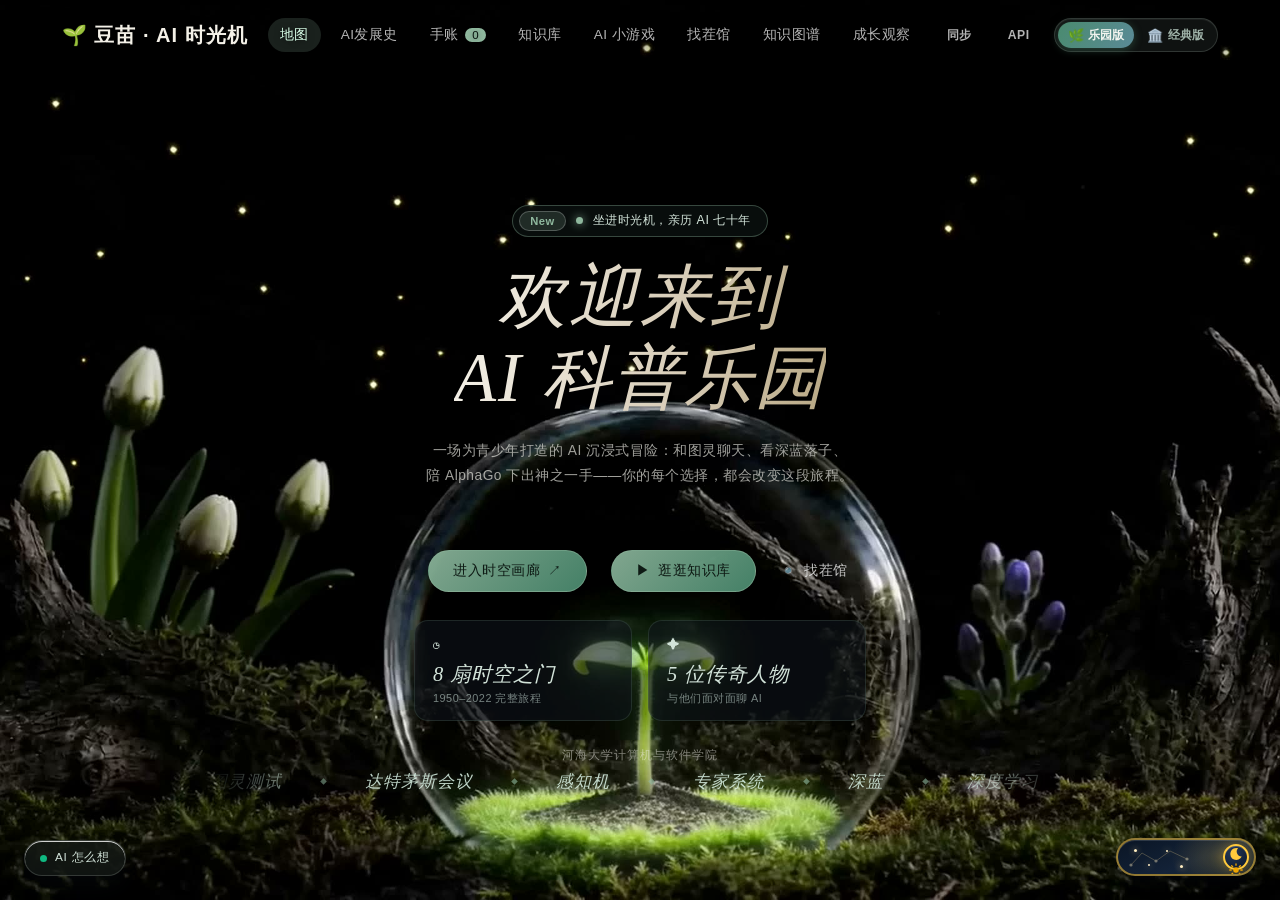
<file: index.html>
<!DOCTYPE html>
<html lang="zh-CN">
<head>
<meta charset="UTF-8">
<meta name="viewport" content="width=device-width, initial-scale=1.0">
<title>豆苗 · AI 时光机</title>
<link rel="stylesheet" href="style.css?v=49">
<link rel="stylesheet" href="night.css?v=22">
<link rel="stylesheet" href="day.css?v=15">
<link rel="stylesheet" href="spot.css?v=1">
<link rel="stylesheet" href="responsive.css?v=9">
<link rel="stylesheet" href="switch.css?v=3">
<link rel="preconnect" href="https://doumiao-adv-bfzrfvqpep.cn-shanghai.fcapp.run" crossorigin>
</head>
<body>

<!-- ===== 顶栏 ===== -->
<header class="topbar">
  <div class="logo">🌱 豆苗 · AI 时光机</div>
  <!-- 历史时间轴：随剧情点亮 -->
  <nav class="timeline" id="timeline"></nav>
  <div class="top-actions">
    <button class="nav-toggle" id="navToggle" type="button" aria-controls="navSheet" aria-expanded="false">☰ 目录</button>
    <button class="tab-btn" data-view="gate">地图</button>
    <button class="tab-btn" data-view="story">AI发展史</button>
    <button class="tab-btn" data-view="tips">手账 <span class="badge" id="tipsBadge">0</span></button>
    <button class="tab-btn" data-view="kb">知识库</button>
    <button class="tab-btn" data-view="games">AI 小游戏</button>
    <button class="tab-btn" data-view="spot">找茬馆</button>
    <button class="tab-btn" data-view="graph">知识图谱</button>
    <button class="tab-btn" data-view="grow">成长观察</button>
    <button class="api-entry" id="apiBtn" title="填入自己的 API Key，用你的模型驱动这个作品">API</button>
  </div>
</header>

<!-- 窄屏导航列表：≤1024 由顶栏「目录」唤起，桌面端隐藏 -->
<div class="nav-sheet" id="navSheet" hidden>
  <div class="nav-sheet-panel" role="dialog" aria-label="选择页面">
    <div class="nav-sheet-head">
      <span class="nav-sheet-title">选择页面</span>
      <button class="nav-sheet-close" id="navClose" type="button">关闭</button>
    </div>
    <nav class="nav-list">
      <button class="tab-btn nav-item" data-view="gate">地图</button>
      <button class="tab-btn nav-item" data-view="story">AI发展史</button>
      <button class="tab-btn nav-item" data-view="tips">手账</button>
      <button class="tab-btn nav-item" data-view="kb">知识库</button>
      <button class="tab-btn nav-item" data-view="games">AI 小游戏</button>
      <button class="tab-btn nav-item" data-view="spot">找茬馆</button>
      <button class="tab-btn nav-item" data-view="graph">知识图谱</button>
      <button class="tab-btn nav-item" data-view="grow">成长观察</button>
      <button class="nav-item nav-item-api" data-api="1" type="button">接入 AI（填自己的 Key）</button>
    </nav>
  </div>
</div>

<main>
  <!-- AI 点缀：全站神经网格底层 -->
  <div class="ai-mesh" aria-hidden="true"></div>
  <!-- ===== 视图零：全屏封面大门（10.31 视觉） ===== -->
  <section id="view-gate" class="view active">
    <div class="gate-full">
      <div class="hero-bg">
        <video class="hero-video" id="heroVideo" src="assets/hero-grow.mp4?v=1" poster="assets/hero-start.jpg" muted playsinline preload="none"></video>
      </div>
      <div class="hero-inner">
        <div class="hero-badge"><span class="hb-chip">New</span><span class="hb-dot"></span><span>坐进时光机，亲历 AI 七十年</span></div>
        <h1 class="hero-big">
          <span class="hb-line">欢迎来到</span>
          <span class="hb-line">AI 科普乐园</span>
        </h1>
        <p class="hero-desc">一场为青少年打造的 AI 沉浸式冒险：和图灵聊天、看深蓝落子、<br>陪 AlphaGo 下出神之一手——你的每个选择，都会改变这段旅程。</p>
        <div class="hero-cta">
          <button class="hero-btn primary" data-goto="story">进入时空画廊 <span class="hb-arr">↗</span></button>
          <button class="hero-btn primary" data-goto="kb"><span class="hb-play">▶</span> 逛逛知识库</button>
          <button class="hero-btn ghost" data-goto="spot"><span class="hb-play">🔍</span> 找茬馆</button>
        </div>
        <div class="hero-stats">
          <div class="stat-card">
            <span class="stat-icon">◷</span>
            <div class="stat-num">8 扇时空之门</div>
            <div class="stat-cap">1950–2022 完整旅程</div>
          </div>
          <div class="stat-card">
            <span class="stat-icon">✦</span>
            <div class="stat-num">5 位传奇人物</div>
            <div class="stat-cap">与他们面对面聊 AI</div>
          </div>
        </div>
        <div class="hero-trusted">为青少年打造的沉浸式 AI 科普乐园</div>
        <div class="hero-credit">河海大学计算机与软件学院</div>
        <div class="hero-brands">
          <div class="brands-track">
            <span>图灵测试</span><i>◆</i><span>达特茅斯会议</span><i>◆</i><span>感知机</span><i>◆</i><span>专家系统</span><i>◆</i><span>深蓝</span><i>◆</i><span>深度学习</span><i>◆</i><span>AlphaGo</span><i>◆</i><span>Transformer</span><i>◆</i><span>大模型</span><i>◆</i><span>图灵测试</span><i>◆</i><span>达特茅斯会议</span><i>◆</i><span>感知机</span><i>◆</i><span>专家系统</span><i>◆</i><span>深蓝</span><i>◆</i><span>深度学习</span><i>◆</i><span>AlphaGo</span><i>◆</i><span>Transformer</span><i>◆</i><span>大模型</span><i>◆</i>
          </div>
        </div>
      </div>
      <div class="nature-layer">
        <div class="bubble bu1"></div><div class="bubble bu2"></div><div class="bubble bu3"></div>
        <div class="bubble bu4"></div><div class="bubble bu5"></div>
      </div>
      <!-- AI 点缀：悬浮数据标签 -->
      <span class="ai-chip c1">token</span>
      <span class="ai-chip c2">权重 · weight</span>
      <span class="ai-chip c3">推理 · inference</span>
      <span class="ai-chip c4">embedding</span>
    </div>
  </section>

  <!-- ===== 视图一：ADV 冒险 ===== -->
  <section id="view-story" class="view">
    <div class="stage">
      <!-- 场景层：铺满视口，承载 CG 与立绘（pointer-events:none，不吞点击） -->
      <div class="stage-scene" id="stageScene">
        <!-- 立绘层：模式 A 只显示当前说话人；群戏节点 stage:'group' 走多人分层 -->
        <div class="cast-stage" id="castStage"></div>
      </div>

      <div class="chapter-banner">
        <span id="chapterTitle">序章</span>
        <span id="chapterTime" class="chapter-time"></span>
      </div>

      <!-- HUD 浮层：剧情功能按钮统一收进右上角 -->
      <div class="stage-hud" id="stageHud">
        <!-- 续玩：上次没走完，刷新后点一下就能接上 -->
        <button class="resume-chip hidden" id="resumeChip"></button>
        <!-- 铺满 / 窗口 开关（默认铺满，记住选择；只在剧情视图出现） -->
        <button class="log-btn" id="uiModeBtn" title="切换画面铺满 / 窗口模式">🗗 窗口</button>
        <button class="log-btn" id="autoBtn" aria-pressed="false" title="自动播放剧情">自动</button>
        <span class="auto-status" id="autoStatus" role="status" aria-live="polite"></span>
        <!-- 对话回溯按钮（人狼村之谜式ログ） -->
        <button class="log-btn" id="logBtn" title="查看对话回溯（快捷键 L）">📜 回溯</button>
        <!-- 旁支小测：本章术语连线，可选、不打断剧情 -->
        <button class="log-btn" id="quizBtn" title="可选小游戏：本章术语连线">🔗 连线</button>
        <!-- 开发期临时入口：章节跳转（?dev=1 显示；上线前删除） -->
        <button class="log-btn hidden" id="devBtn" title="开发者模式：直接跳到某一章">🛠 章节</button>
        <!-- 返回时空画廊 -->
        <button class="hall-btn" id="hallBtn" title="返回时空画廊">🚪 画廊</button>
      </div>

      <div class="dialogue-box" id="dialogueBox">
        <div class="cast-bar" id="castBar"></div>
        <div class="speaker" id="speaker">旁白</div>
        <p class="story-text" id="storyText"></p>
        <div class="choices" id="choices"></div>
        <button class="next-btn" id="nextBtn">继续 ▼</button>
      </div>

      <!-- 旁支小测：术语连线（浮层，可选，可随时跳过；不写任何剧情状态） -->
      <div class="side-quiz hidden" id="sideQuiz">
        <div class="sq-top">
          <b>🔗 术语连线</b>
          <small id="sqChapter">本章</small>
          <button class="lg-close" id="sqClose">✕ 跳过</button>
        </div>
        <p class="lg-question" id="sqQuestion">正在翻开知识卡片…</p>
        <div class="lg-choices" id="sqChoices"></div>
        <div class="lg-actions"><button class="primary-btn" id="sqSubmit">提交答案</button></div>
        <p class="lg-feedback" id="sqFeedback"></p>
      </div>

      <!-- 开发期临时：章节跳转面板（上线前删除） -->
      <div class="dev-panel hidden" id="devPanel"></div>

      <!-- ===== 时空画廊：3D 走廊，两侧的门通向不同年代 ===== -->
      <div class="hall" id="hall">
        <div class="hall-scene" id="hallScene">
          <div class="hall-corridor" id="hallCorridor">
            <div class="h3d h3d-floor"></div>
            <div class="h3d h3d-ceil">
              <div class="h3d-lamp" style="top:4100px"></div>
              <div class="h3d-lamp flick" style="top:5000px"></div>
              <div class="h3d-lamp" style="top:5900px"></div>
            </div>
            <div class="h3d h3d-wall l"><div id="hallDoorsL"></div></div>
            <div class="h3d h3d-wall r"><div id="hallDoorsR"></div></div>
            <div class="h3d h3d-end">
              <div class="hall-glow" id="hallGlow" title="走进光里，从头开始">
                <div class="hall-glow-sign">序章 · 博物馆之夜</div>
                <div class="hall-glow-sub">走进光里，从 1950 年开始完整旅程</div>
              </div>
            </div>
          </div>
          <div class="hall-dust d1"></div>
          <div class="hall-dust d2"></div>
        </div>
        <!-- 首次进入：只见序章大门（走完序章后才见完整走廊） -->
        <div class="hall-solo" id="hallSolo">
          <div class="d3d solo-door" id="soloDoor" title="推开这扇门">
            <div class="d3d-sign"><b>序章</b><span>博物馆之夜</span></div>
            <div class="d3d-frame">
              <div class="d3d-light"></div>
              <div class="d3d-panel">
                <div class="d3d-paper">🌙<i>今夜，博物馆为你点亮</i></div>
                <span class="d3d-knob"></span>
              </div>
            </div>
          </div>
          <div class="solo-hint">博物馆的大门就在面前 —— 推开它</div>
        </div>
        <div class="hall-head">
          <div class="hall-title">— AI 发展史 · 时空画廊 —</div>
          <div class="hall-sub">走廊两侧的门，通向不同的年代 —— 推开一扇，去和那个时代的人对话</div>
        </div>
        <button class="hall-close" id="hallClose" title="返回封面">✕ 返回封面</button>
        <button class="hall-resume hidden" id="hallResume">↩ 回到正在进行的旅程</button>
        <div class="hall-flash" id="hallFlash"></div>
      </div>

      <!-- 水之子桌宠：默认小头像浮动，点击展开完整形象并打开聊天 -->
      <div class="pet" id="pet">
        <div class="pet-mini">💧</div>
        <img class="pet-img" src="assets/shuizhizi_cut.webp" alt="水之子" draggable="false" loading="lazy" decoding="async">
        <div class="pet-bubble" id="petBubble">点我和水之子聊天～</div>
        <div class="pet-name">水之子</div>
        <div class="pet-level" id="petLevel">🌱 小豆苗 Lv.1 种子</div>
      </div>
    </div>
  </section>

  <!-- ===== 视图二：术语手账（tips库） ===== -->
  <section id="view-tips" class="view">
    <h2 class="view-title">术语手账 <small>点击卡片可查看完整知识</small></h2>
    <div class="book-bar">
      <span class="book-name" id="bookName">小小研究者手账</span>
      <button class="primary-btn book-export" id="exportBookBtn">⬇ 导出我的手账</button>
    </div>
    <div class="book-claims" id="claimsBox"></div>
    <div class="tips-grid" id="tipsGrid"></div>
    <p class="empty-hint" id="tipsEmpty">还没有收集到术语卡，回到冒险里点亮闪闪发光的词吧！</p>
  </section>

  <!-- ===== 视图：成长观察（家长/教师只读页，只统计维度与结论） ===== -->
  <section id="view-grow" class="view">
    <h2 class="view-title">成长观察 <small>给家长和老师 · 只读 · 只统计行为维度与结论，不展示对话原文</small></h2>
    <div class="grow-grid">
      <div class="grow-card">
        <div class="grow-card-head">
          <h3>五维成长雷达</h3>
          <span class="grow-badge" id="growDataTag">等待互动</span>
        </div>
        <div class="grow-radar-wrap"><svg id="growRadar" viewBox="0 0 340 300" role="img" aria-label="五维成长雷达图"></svg></div>
        <div class="grow-dims" id="growDims"></div>
      </div>
      <div class="grow-side">
        <div class="grow-card">
          <div class="grow-card-head"><h3>学习证据</h3></div>
          <div class="grow-stats" id="growStats"></div>
        </div>
        <div class="grow-card">
          <div class="grow-card-head"><h3>提示使用</h3></div>
          <div class="grow-hints" id="growHints"></div>
        </div>
        <div class="grow-card">
          <div class="grow-card-head"><h3>观察建议</h3></div>
          <ul class="grow-advice" id="growAdvice"></ul>
        </div>
      </div>
    </div>
    <div class="grow-card grow-concl">
      <div class="grow-card-head">
        <h3>章末结论卡 · 复述与主张</h3>
        <span class="grow-note">只统计「是否写过」，不展示孩子写下的原句</span>
      </div>
      <div class="grow-concl-list" id="growConcl"></div>
    </div>
    <p class="grow-privacy">🔒 本页数据只保存在这台设备（localStorage），不上传；不显示昵称、聊天原文和任何可识别身份的信息。</p>
  </section>

  <!-- ===== 视图三：知识库（独立于ADV的体系化阅读） ===== -->
  <section id="view-kb" class="view">
    <h2 class="view-title">AI知识库 <small>体系化的完整内容 · 点击卡片阅读全文</small></h2>
    <div class="kb-term-scroll" aria-hidden="true">
      <div class="kb-term-track" id="kbTermTrack"></div>
    </div>
    <div class="kb-toolbar">
      <input class="kb-search" id="kbSearch" placeholder="搜索词条，如：神经网络">
      <div class="kb-cats" id="kbCats"></div>
    </div>
    <div class="kb-list" id="kbList"></div>
  </section>

  <!-- ===== 视图五：AI 小游戏 ===== -->
  <section id="view-games" class="view">
    <h2 class="view-title">AI 小游戏 <small>玩着玩着，就懂了</small></h2>
    <p class="games-hint">新游戏会陆续在这里出现，先玩找茬馆和术语连线。</p>
    <div class="games-grid">
      <article class="game-card open" data-goto="spot">
        <span class="game-emoji">🔍</span>
        <h3>找茬馆</h3>
        <p>每幅画里都藏着几处和现实不符的小秘密，你能全部找出来吗？</p>
        <button class="game-play" data-goto="spot">去玩 →</button>
      </article>
      <article class="game-card open" data-goto="graph">
        <span class="game-emoji">🔗</span>
        <h3>术语连线</h3>
        <p>把 AI 概念和它的定义连起来——连错了也没关系。</p>
        <button class="game-play" data-goto="graph">去玩 →</button>
      </article>
      <article class="game-card open" data-open="bias">
        <span class="game-emoji">🐱</span>
        <h3>喂什么，学什么</h3>
        <p>只给 AI 看猫，它就不认识狗——数据决定它看得见什么。</p>
        <button class="game-play" data-open="bias">去玩 →</button>
      </article>
      <article class="game-card open" data-open="safety">
        <span class="game-emoji">🛡️</span>
        <h3>安全小测</h3>
        <p>免费皮肤、验证码、中奖链接——三秒钟判断能不能点。</p>
        <button class="game-play" data-open="safety">去玩 →</button>
      </article>
    </div>
  </section>

  <!-- ===== 视图六：找茬馆 ===== -->
  <section id="view-spot" class="view">
    <h2 class="view-title">找茬馆 <small>每幅画里都藏着几处和现实不符的小秘密，点出来就算找到</small></h2>
    <div class="spot-wrap">
      <div class="spot-card">
        <div class="spot-bar">
          <span class="spot-badge">找 茬</span>
          <div class="spot-titles">
            <h3 id="spotTitle">正在抽题…</h3>
            <p id="spotSub">看看这幅画里哪里不对劲</p>
          </div>
          <span class="spot-diff" id="spotDiffTag">★☆☆</span>
          <div class="spot-score"><b id="spotFound">0</b><i>/</i><b id="spotTotal">0</b><span>处</span></div>
          <div class="spot-actions">
            <button class="spot-btn hint" id="spotHint">💡 提示</button>
            <button class="spot-btn" id="spotNext">🎲 换一幅</button>
          </div>
        </div>
        <div class="spot-stage" id="spotStage"></div>
        <div class="spot-foot">
          <div class="spot-dots" id="spotDots"></div>
          <p class="spot-tip" id="spotTip">点一点画里不对劲的地方</p>
        </div>
        <div class="spot-result" id="spotResult"></div>
      </div>
      <p class="spot-note" id="spotNote">题库加载中…</p>
    </div>
  </section>

  <!-- ===== 视图四：知识图谱 ===== -->
  <section id="view-graph" class="view">
    <h2 class="view-title">知识图谱 <small>点一点节点，看概念之间怎么连起来</small></h2>
    <div class="linkgame-bar">
      <button class="primary-btn linkgame-start" id="linkGameStart">🎮 连边小游戏</button>
      <span class="linkgame-tip">从 6 个概念里选出真正和中心词相连的 · 全选对得 1 分 · 共 5 题</span>
    </div>
    <div class="linkgame" id="linkGame" hidden>
      <div class="lg-top">
        <span class="lg-progress" id="lgProgress">第 1 / 5 题</span>
        <span class="lg-score" id="lgScore">0 分</span>
        <button class="lg-close" id="lgClose">✕ 收起</button>
      </div>
      <p class="lg-question" id="lgQuestionText">和「<b id="lgTerm">—</b>」真正相连的概念是？<small>可多选</small></p>
      <div class="lg-choices" id="lgChoices"></div>
      <div class="lg-actions">
        <button class="primary-btn" id="lgSubmit">提交答案</button>
      </div>
      <p class="lg-feedback" id="lgFeedback"></p>
    </div>
    <div class="graph-legend" id="graphLegend"></div>
    <div class="graph-wrap">
      <svg id="graphSvg" xmlns="http://www.w3.org/2000/svg"></svg>
    </div>
    <p class="graph-hint">单击周围概念 → 以它为中心展开；单击中心或双击任意节点 → 查看知识卡片；双击空白 → 回到「人工智能」。</p>
  </section>
</main>

<!-- ===== tips 弹窗 ===== -->
<div class="modal-mask" id="tipsModal">
  <div class="tips-card">
    <div class="swarm-flow" id="swarmFlow" title="多智能体协作流水线">
      <span>🔍抽取</span><i>→</i><span>📚检索</span><i>→</i><span>✏️改写</span><i>→</i><span>🛡️校验</span>
    </div>
    <h3 id="tipsTerm">术语</h3>
    <p id="tipsBrief"></p>
    <div class="tips-actions">
      <button class="primary-btn" id="tipsDeepBtn">📖 深入了解</button>
      <button class="ghost-btn" id="tipsCloseBtn">继续冒险</button>
    </div>
  </div>
</div>

<!-- ===== 知识文章弹窗 ===== -->
<div class="modal-mask" id="kbModal">
  <div class="kb-card">
    <div class="kb-head">
      <h3 id="kbTerm"></h3>
      <span class="kb-meta" id="kbMeta"></span>
    </div>
    <div class="kb-body" id="kbBody"></div>
    <div class="kb-example" id="kbExample"></div>
    <div class="kb-related-box">
      <div class="kb-related-label">🔗 相关概念</div>
      <div id="kbRelated" class="kb-related-list"></div>
    </div>
    <button class="ghost-btn" id="kbCloseBtn">关闭</button>
  </div>
</div>

<!-- ===== 水之子聊天面板（迷你版，适配桌宠） ===== -->
<div class="chat-panel" id="chatPanel">
  <div class="chat-head">
    <span>💧 水之子</span>
    <button id="chatCloseBtn">✕</button>
  </div>
  <div class="chat-body" id="chatBody"></div>
  <div class="chat-input">
    <input id="chatInput" placeholder="问问我…" maxlength="200">
    <button id="chatSendBtn">发送</button>
  </div>
  <div class="chat-status" id="chatStatus"></div>
  <div class="chat-foot">
    <button class="chat-try" id="chatTryBtn">同一句话，问三次</button>
    <span class="chat-privacy">你的话只用来生成这次回答，不存档、不公开。</span>
  </div>
</div>

<!-- ===== API Key 设置弹窗（让其他人用自己的 Key 运行） ===== -->
<div class="modal-mask" id="apiModal">
  <div class="api-card">
    <h3>🔑 接入你自己的 AI</h3>
    <p class="api-lead">填入你的阿里云百炼 API Key，这个作品就会用你的模型来生成剧情回应和水之子的回答。Key 只保存在本机服务端，网页代码和访客浏览器都看不到。</p>
    <div class="api-status" id="apiStatus">读取中……</div>

    <label class="api-label" for="apiKeyInput">API Key</label>
    <input id="apiKeyInput" class="api-input" type="password" placeholder="sk-……（粘贴后不会显示在页面上）" autocomplete="off" spellcheck="false">

    <label class="api-label" for="apiModelInput">模型（可留空，默认 qwen-flash 最快）</label>
    <input id="apiModelInput" class="api-input" list="apiModelList" placeholder="qwen-flash" autocomplete="off" spellcheck="false">
    <datalist id="apiModelList">
      <option value="qwen-flash"></option>
      <option value="qwen-turbo"></option>
      <option value="qwen-plus"></option>
      <option value="qwen-max"></option>
      <option value="qwen-long"></option>
    </datalist>

    <div class="api-actions">
      <button class="primary-btn" id="apiSaveBtn">保存并启用</button>
      <button class="ghost-btn" id="apiTestBtn">测试连接</button>
    </div>
    <div class="api-links">
      <button class="api-link" id="apiClearBtn">清除本机保存的 Key</button>
      <button class="api-link" id="apiCloseBtn">关闭</button>
    </div>
    <div class="api-tip" id="apiTip">没有 Key？到阿里云百炼控制台创建一个再粘贴进来；不填也能离线玩完整个冒险。</div>
  </div>
</div>

<!-- ===== 小实验：喂什么，学什么 ===== -->
<div class="modal-mask" id="biasModal">
  <div class="mini-card">
    <h3>喂什么，学什么</h3>
    <p class="mini-lead">先给 AI 看三张猫的图片。它会自己总结出一条「猫的规则」。</p>
    <div class="bias-box">
      <div class="bias-samples" id="biasSamples">🐱 🐱 🐱</div>
      <div class="bias-rule" id="biasRule">规则：尖耳朵 + 胡须 + 毛 = 猫</div>
    </div>
    <div class="bias-test">
      <span class="bias-test-label">再拿一张狗的照片让它认：</span>
      <span class="bias-photo" id="biasPhoto">🐶</span>
      <span class="bias-answer" id="biasAnswer">它说：这是猫。</span>
    </div>
    <div class="mini-actions">
      <button class="primary-btn" id="biasTeachBtn">补一张狗的样本</button>
      <button class="ghost-btn" id="biasCloseBtn">关闭</button>
    </div>
    <p class="mini-note" id="biasNote">它只见过猫，所以把狗也叫成猫。不是它笨，是我们没教过。</p>
  </div>
</div>

<!-- ===== 安全小测（少年网络安全） ===== -->
<div class="modal-mask" id="safetyModal">
  <div class="mini-card">
    <h3>安全小测 · 三秒钟判断</h3>
    <p class="mini-lead">这三件事遇到时，你会怎么做？选完立刻知道对不对。</p>
    <div class="safety-list" id="safetyList"></div>
    <div class="mini-actions">
      <span class="mini-score" id="safetyScore">0 / 3 题</span>
      <button class="ghost-btn" id="safetyCloseBtn">关闭</button>
    </div>
  </div>
</div>

<!-- ===== AI 小工坊：一次回答的四步接力（技术透明度展示） ===== -->
<button class="orch-fab" id="orchFab" title="看看一次回答是怎么拼出来的（快捷键 `）">
  <span class="orch-dot"></span>AI 怎么想
</button>
<aside class="orch-panel" id="orchPanel">
  <div class="orch-head">
    <div class="orch-head-row">
      <span class="orch-live"></span>
      <span class="orch-title">回应是怎么拼出来的</span>
      <button class="orch-close" id="orchCloseBtn" title="关闭（`）">✕</button>
    </div>
    <div class="orch-sub" id="orchSub">等待第一次互动…</div>
    <div class="orch-tabs">
      <button class="orch-tab active" id="tabSwarm" data-tab="swarm">🌱 分工图</button>
      <button class="orch-tab" id="tabFlow" data-tab="flow">📋 步骤</button>
    </div>
  </div>
  <div class="orch-body" id="orchBody">
    <!-- 标签页 1：蜂群结构图（默认） -->
    <div class="orch-tabpane show" id="paneSwarm">
      <div class="swarm-canvas" id="swarmCanvas">
        <svg viewBox="0 0 440 210" id="swarmSvg" aria-label="回答接力分工图">
          <g class="sw-edges">
            <line class="sw-edge" data-edge="director-memory" x1="86"  y1="46" x2="142" y2="46"/>
            <line class="sw-edge" data-edge="memory-judge"    x1="198" y1="46" x2="254" y2="46"/>
            <line class="sw-edge" data-edge="judge-persona"   x1="310" y1="46" x2="366" y2="46"/>
            <line class="sw-edge" data-edge="persona-gatekeeper" x1="394" y1="74" x2="394" y2="132"/>
            <line class="sw-edge" data-edge="gatekeeper-summary" x1="366" y1="160" x2="310" y2="160"/>
            <line class="sw-edge sw-loop" data-edge="gatekeeper-persona" x1="394" y1="132" x2="394" y2="74"/>
          </g>
          <g class="sw-nodes">
            <g class="sw-node" data-node="director"    transform="translate(58,46)"><circle r="26"/><text class="sw-ico" y="-2">🎬</text><text class="sw-name" y="17">小导演</text></g>
            <g class="sw-node" data-node="memory"      transform="translate(170,46)"><circle r="26"/><text class="sw-ico" y="-2">🧠</text><text class="sw-name" y="17">小记忆</text></g>
            <g class="sw-node" data-node="judge"       transform="translate(282,46)"><circle r="26"/><text class="sw-ico" y="-2">⚖️</text><text class="sw-name" y="17">小判官</text></g>
            <g class="sw-node" data-node="persona"     transform="translate(394,46)"><circle r="26"/><text class="sw-ico" y="-2">🎭</text><text class="sw-name" y="17">小演员</text></g>
            <g class="sw-node" data-node="gatekeeper"  transform="translate(394,160)"><circle r="26"/><text class="sw-ico" y="-2">🛡️</text><text class="sw-name" y="17">小守卫</text></g>
            <g class="sw-node" data-node="summary"     transform="translate(282,160)"><circle r="26"/><text class="sw-ico" y="-2">📦</text><text class="sw-name" y="17">小管家</text></g>
          </g>
        </svg>
        <div class="sw-caption" id="swCaption">和人物说一句话，或点「▶ 演示」…</div>
      </div>
      <div class="sw-foot">
        <button class="swarm-demo" id="swarmDemoBtn" title="播放一段示例接力（不消耗 API）">▶ 演示</button>
        <span class="sw-foot-hint">小圆点 = 小助手 · 亮线 = 交给下一位 · 虚线 = 不合格就重写</span>
      </div>
    </div>
    <!-- 标签页 2：文字流水 -->
    <div class="orch-tabpane" id="paneFlow">
      <p class="orch-empty" id="orchEmpty">在「AI发展史」里和人物说一句话，这里会实时显示四个小助手是怎么接力拼出一次回答的。</p>
      <div id="orchFlowContent"></div>
    </div>
  </div>
  <div class="orch-foot">
    <span id="orchStat">主调用 0 次</span>
    <span class="orch-foot-hint">按 ` 键开关</span>
  </div>
</aside>

<!-- ===== 对话回溯面板（人狼村之谜式ログ） ===== -->
<div class="log-modal" id="logModal">
  <div class="log-card">
    <div class="log-head">
      <span class="log-title">📜 对话回溯</span>
      <button class="log-close" id="logCloseBtn" title="关闭（L）">✕</button>
    </div>
    <div class="log-list" id="logList"></div>
    <div class="log-foot" id="logFoot">还没有对话记录</div>
  </div>
</div>

<script src="cloud-config.js?v=1"></script>
<script src="cloud-sync.js?v=4"></script>
<script src="story.js?v=32"></script>
<script src="app.js?v=77"></script>
<script src="spot.js?v=3"></script>
<script src="hall.js?v=7"></script>
<script src="switch.js?v=1" data-version="park"></script>
<script src="guardian.js?v=1"></script>
<script>
/* ---------- 封面视频延后加载 ----------
   先用 poster 秒开封面，页面 load 之后再拉视频；省流 / 弱网直接不播。 */
(function () {
  var v = document.getElementById('heroVideo');
  if (!v) return;
  var c = navigator.connection || {};
  if (c.saveData || /(^|-)2g$/.test(c.effectiveType || '')) return;
  function start() {
    v.preload = 'auto';
    var p = v.play();
    if (p && p.catch) p.catch(function () {});
  }
  if (document.readyState === 'complete') setTimeout(start, 300);
  else window.addEventListener('load', function () { setTimeout(start, 300); }, { once: true });
})();
</script>
<script>
/* ---------- 昼夜模式切换胶囊按钮（默认夜间，记住选择） ---------- */
(function(){
  var KEY = 'dm-theme';
  var root = document.documentElement;
  var btn = document.createElement('button');
  btn.id = 'themeFab';
  btn.type = 'button';
  var moon = '<svg class="tf-moon" viewBox="0 0 24 24" fill="currentColor"><path d="M15.2 3.4a9 9 0 1 0 5.4 12.3A7.2 7.2 0 0 1 15.2 3.4Z"/></svg>';
  var sun = '<svg class="tf-sun" viewBox="0 0 24 24" fill="none" stroke="currentColor" stroke-width="2" stroke-linecap="round"><circle cx="12" cy="12" r="4.1" fill="currentColor" stroke="none"/><path d="M12 2.7v2.1M12 19.2v2.1M2.7 12h2.1M19.2 12h2.1M5.5 5.5l1.5 1.5M17 17l1.5 1.5M18.5 5.5L17 7M7 17l-1.5 1.5"/></svg>';
  btn.innerHTML =
    '<svg class="tf-constellation" viewBox="0 0 62 22" fill="none" stroke="rgba(255,222,150,.55)" stroke-width="1">' +
      '<path d="M3 17 L14 5 L28 13 L42 3 L59 11"/>' +
      '<circle cx="3" cy="17" r="1.6" fill="rgba(255,238,194,.9)" stroke="none"/>' +
      '<circle cx="28" cy="13" r="1.6" fill="rgba(255,238,194,.9)" stroke="none"/>' +
      '<circle cx="59" cy="11" r="1.6" fill="rgba(255,238,194,.9)" stroke="none"/>' +
    '</svg>' +
    '<span class="tf-star tf-s1"></span><span class="tf-star tf-s2"></span>' +
    '<span class="tf-star tf-s3"></span><span class="tf-star tf-s4"></span>' +
    '<span class="tf-bloom tf-b1"><svg width="12" height="12" viewBox="0 0 22 22"><g fill="none" stroke="#2fc79a" stroke-width="1.8"><circle cx="11" cy="6" r="2.6"/><circle cx="16" cy="11" r="2.6"/><circle cx="11" cy="16" r="2.6"/><circle cx="6" cy="11" r="2.6"/></g><circle cx="11" cy="11" r="2.2" fill="#ffc93c"/></svg></span>' +
    '<span class="tf-bloom tf-b2"><svg width="10" height="10" viewBox="0 0 22 22"><g fill="none" stroke="#3d9df3" stroke-width="1.8"><circle cx="11" cy="6" r="2.6"/><circle cx="16" cy="11" r="2.6"/><circle cx="11" cy="16" r="2.6"/><circle cx="6" cy="11" r="2.6"/></g><circle cx="11" cy="11" r="2.2" fill="#ff6b4a"/></svg></span>' +
    '<span class="tf-knob">' + moon + sun + '</span>';
  function apply(t){
    root.dataset.theme = t;
    var day = (t === 'day');
    var label = day ? '切换到夜间模式' : '切换到白天模式';
    btn.setAttribute('aria-label', label);
    btn.title = label;
    try { localStorage.setItem(KEY, t); } catch(e){}
  }
  btn.addEventListener('click', function(){
    root.classList.add('theme-xf');                 // 切换时启用平滑过渡
    apply(root.dataset.theme === 'day' ? 'night' : 'day');
    setTimeout(function(){ root.classList.remove('theme-xf'); }, 420);
  });
  var saved = null;
  try { saved = localStorage.getItem(KEY); } catch(e){}
  apply(saved === 'day' ? 'day' : 'night');         // 默认夜间
  document.body.appendChild(btn);
})();
</script>
</body>
</html>
</file>
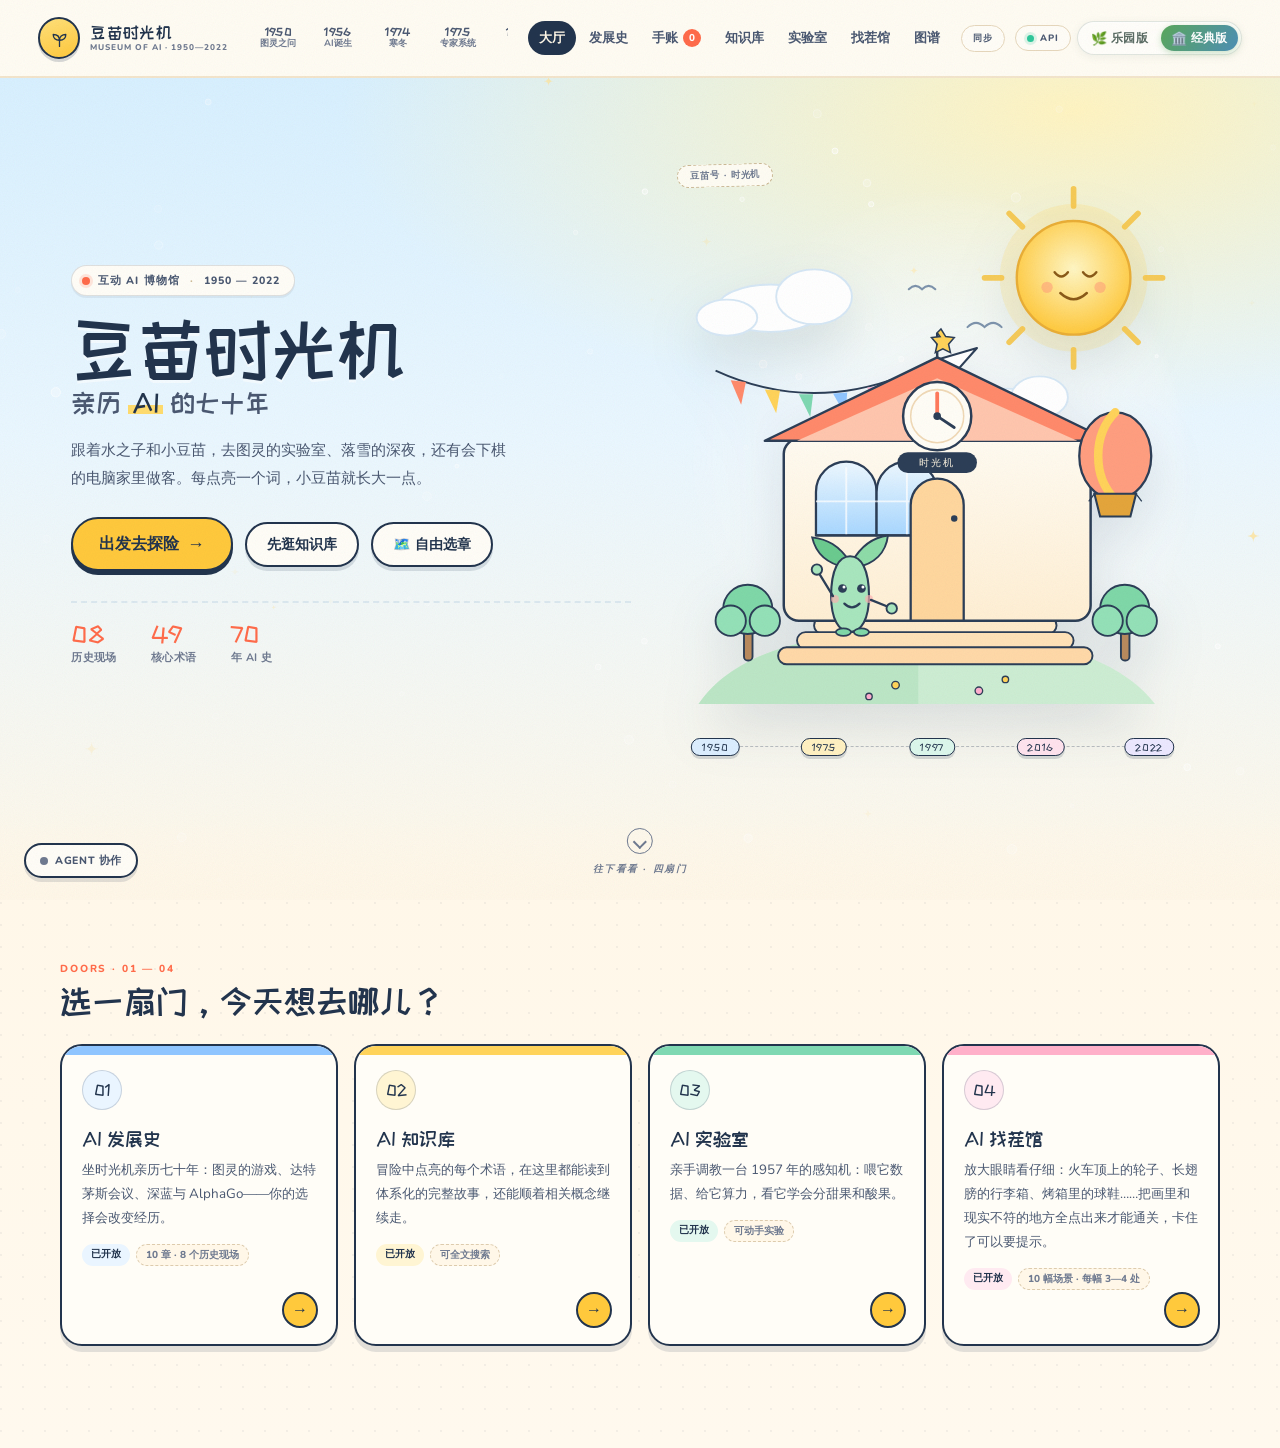
<file: classic/index.html>
<!DOCTYPE html>
<html lang="zh-CN">
<head>
<meta charset="UTF-8">
<meta name="viewport" content="width=device-width, initial-scale=1.0">
<meta name="theme-color" content="#FFF7E8">
<title>豆苗时光机 · 亲历 AI 的七十年</title>
<link rel="preconnect" href="https://fonts.googleapis.com">
<link rel="preconnect" href="https://fonts.gstatic.com" crossorigin>
<!-- Google Fonts 不阻塞首屏：国内网络经常连不上，同步加载会把页面卡住数秒 -->
<link rel="preload" as="style" href="https://fonts.googleapis.com/css2?family=Nunito:wght@400;600;700;800&family=ZCOOL+KuaiLe&display=swap" onload="this.rel='stylesheet'">
<noscript><link rel="stylesheet" href="https://fonts.googleapis.com/css2?family=Nunito:wght@400;600;700;800&family=ZCOOL+KuaiLe&display=swap"></noscript>
<link rel="preconnect" href="https://doumiao-adv-bfzrfvqpep.cn-shanghai.fcapp.run" crossorigin>
<link rel="stylesheet" href="style.css?v=49">
<link rel="stylesheet" href="../switch.css?v=3">
</head>
<body>

<!-- 全站胶片颗粒 / 暗角（纯装饰） -->
<div class="app-grain" aria-hidden="true"></div>
<div class="app-vignette" aria-hidden="true"></div>

<!-- ===================== 顶栏 ===================== -->
<header class="topbar">
  <a class="brand" href="#" onclick="return false;">
    <span class="brand-mark" aria-hidden="true">
      <svg viewBox="0 0 24 24" fill="none" stroke="currentColor" stroke-width="1.5" stroke-linecap="round" stroke-linejoin="round">
        <path d="M12 21v-7"/>
        <path d="M12 14c-4.6 0-7.2-2.6-7.2-6.6C9.2 7.4 12 10 12 14Z"/>
        <path d="M12 14c4.6 0 7.2-2.6 7.2-6.6C14.8 7.4 12 10 12 14Z"/>
      </svg>
    </span>
    <span class="brand-text">
      <strong>豆苗时光机</strong>
      <small>MUSEUM OF AI · 1950—2022</small>
    </span>
  </a>

  <!-- 历史时间轴：随剧情点亮 -->
  <nav class="timeline" id="timeline" aria-label="历史时间轴"></nav>

  <div class="top-actions">
    <button class="nav-toggle" id="navToggle" type="button" aria-controls="navSheet" aria-expanded="false">☰ 目录</button>
    <button class="tab-btn" data-view="gate">大厅</button>
    <button class="tab-btn" data-view="story">发展史</button>
    <button class="tab-btn" data-view="tips">手账<span class="badge" id="tipsBadge">0</span></button>
    <button class="tab-btn" data-view="kb">知识库</button>
    <button class="tab-btn" data-view="lab">实验室</button>
    <button class="tab-btn" data-view="spot">找茬馆</button>
    <button class="tab-btn" data-view="graph">图谱</button>
    <button class="api-entry" id="apiBtn" title="填入自己的 API Key，用你的模型驱动这个作品"><span class="api-dot"></span>API</button>
  </div>
</header>

<!-- 窄屏导航列表：≤1024 由顶栏「目录」唤起，桌面端隐藏 -->
<div class="nav-sheet" id="navSheet" hidden>
  <div class="nav-sheet-panel" role="dialog" aria-label="选择页面">
    <div class="nav-sheet-head">
      <span class="nav-sheet-title">选择页面</span>
      <button class="nav-sheet-close" id="navClose" type="button">关闭</button>
    </div>
    <nav class="nav-list">
      <button class="tab-btn nav-item" data-view="gate">大厅</button>
      <button class="tab-btn nav-item" data-view="story">发展史</button>
      <button class="tab-btn nav-item" data-view="tips">手账</button>
      <button class="tab-btn nav-item" data-view="kb">知识库</button>
      <button class="tab-btn nav-item" data-view="lab">实验室</button>
      <button class="tab-btn nav-item" data-view="spot">找茬馆</button>
      <button class="tab-btn nav-item" data-view="graph">图谱</button>
      <button class="nav-item nav-item-api" data-api="1" type="button">API（填自己的 Key）</button>
    </nav>
  </div>
</div>

<main>

  <!-- ===================== 视图零：大门（海报式首屏） ===================== -->
  <section id="view-gate" class="view active">

    <div class="gate-hero">
      <canvas class="hero-canvas" id="heroCanvas" aria-hidden="true"></canvas>

      <div class="hero-inner">
        <div class="hero-copy">
          <span class="hero-kicker"><i></i>互动 AI 博物馆<span class="k-sep">·</span>1950 — 2022</span>

          <h1 class="hero-title">
            <span class="hero-brand">豆苗时光机</span>
            <span class="hero-line">亲历 <em>AI</em> 的七十年</span>
          </h1>

          <p class="hero-lead">跟着水之子和小豆苗，去图灵的实验室、落雪的深夜，还有会下棋的电脑家里做客。每点亮一个词，小豆苗就长大一点。</p>

          <div class="hero-actions">
            <button class="primary-btn hero-cta" data-view="story">出发去探险 <span>→</span></button>
            <button class="ghost-btn hero-ghost" data-view="kb">先逛知识库</button>
            <button class="ghost-btn hero-ghost" data-chapter-picker aria-haspopup="dialog">🗺️ 自由选章</button>
          </div>

          <div class="hero-meta">
            <span><b>08</b>历史现场</span>
            <span><b>49</b>核心术语</span>
            <span><b>70</b>年 AI 史</span>
          </div>
        </div>

        <div class="hero-art" aria-hidden="true">
          <div class="hero-halo"></div>

          <svg class="hero-scene" viewBox="0 0 560 620" fill="none" xmlns="http://www.w3.org/2000/svg">
            <defs>
              <radialGradient id="hbSunG" cx="50%" cy="42%" r="58%">
                <stop offset="0" stop-color="#FFF6C4"/>
                <stop offset="1" stop-color="#FFC93C"/>
              </radialGradient>
              <linearGradient id="hbWinG" x1="0" y1="0" x2="0" y2="1">
                <stop offset="0" stop-color="#EDF8FF"/>
                <stop offset="1" stop-color="#A8D7FF"/>
              </linearGradient>
              <linearGradient id="hbBodyG" x1="0" y1="0" x2="0" y2="1">
                <stop offset="0" stop-color="#FFFBF1"/>
                <stop offset="1" stop-color="#FFEFD4"/>
              </linearGradient>
            </defs>

            <!-- 太阳（会慢慢转的光芒） -->
            <g class="hb-sun">
              <circle cx="424" cy="116" r="78" fill="#FFD65C" opacity=".2"/>
              <g class="hb-rays" stroke="#F6C64A" stroke-width="6" stroke-linecap="round" opacity=".9">
                <line x1="424" y1="40" x2="424" y2="22"/>
                <line x1="424" y1="192" x2="424" y2="210"/>
                <line x1="348" y1="116" x2="330" y2="116"/>
                <line x1="500" y1="116" x2="518" y2="116"/>
                <line x1="370" y1="62" x2="356" y2="48"/>
                <line x1="478" y1="62" x2="492" y2="48"/>
                <line x1="370" y1="170" x2="356" y2="184"/>
                <line x1="478" y1="170" x2="492" y2="184"/>
              </g>
              <circle cx="424" cy="116" r="60" fill="url(#hbSunG)" stroke="#E9AE36" stroke-width="2.5"/>
              <path d="M404 110q7 9 14 0" stroke="#8A5A18" stroke-width="2.6" fill="none" stroke-linecap="round"/>
              <path d="M434 110q7 9 14 0" stroke="#8A5A18" stroke-width="2.6" fill="none" stroke-linecap="round"/>
              <path d="M410 132q14 13 28 0" stroke="#8A5A18" stroke-width="2.6" fill="none" stroke-linecap="round"/>
              <circle cx="396" cy="126" r="6" fill="#FF9C7A" opacity=".55"/>
              <circle cx="452" cy="126" r="6" fill="#FF9C7A" opacity=".55"/>
            </g>

            <!-- 云朵 -->
            <g class="hb-cloud c1" fill="#FFFFFF" stroke="#D6E7F5" stroke-width="2">
              <ellipse cx="104" cy="148" rx="56" ry="25"/>
              <ellipse cx="150" cy="136" rx="40" ry="29"/>
              <ellipse cx="58" cy="158" rx="32" ry="19"/>
            </g>
            <g class="hb-cloud c2" fill="#FFFFFF" stroke="#D6E7F5" stroke-width="2">
              <ellipse cx="352" cy="252" rx="42" ry="19"/>
              <ellipse cx="388" cy="242" rx="30" ry="22"/>
            </g>

            <!-- 小鸟 -->
            <g stroke="#7D93AC" stroke-width="2.2" stroke-linecap="round" fill="none">
              <path d="M312 168q9-9 18 0q9-9 18 0"/>
              <path d="M250 128q7-7 14 0q7-7 14 0"/>
            </g>

            <!-- 彩旗 -->
            <path d="M46 214q96 44 196 6" stroke="#2C3E57" stroke-width="2" fill="none"/>
            <path d="M62 224l16 2-5 24z" fill="#FF8A6B"/>
            <path d="M98 234l16 1-4 24z" fill="#FFD35A"/>
            <path d="M134 239l15 0-3 24z" fill="#7FD8B2"/>
            <path d="M170 238l15-1-2 24z" fill="#8FC5FF"/>
            <path d="M206 232l14-2-1 24z" fill="#FFAFCF"/>

            <!-- 纸飞机与虚线航迹 -->
            <path d="M182 330q-56-46-4-78t92-34" stroke="#FFB48F" stroke-width="2" stroke-dasharray="4 7" stroke-linecap="round" fill="none"/>
            <g class="hb-plane">
              <path d="M268 206l54-16-30 34z" fill="#FFFFFF" stroke="#2C3E57" stroke-width="2.2" stroke-linejoin="round"/>
              <path d="M268 206l24 18-8 14z" fill="#CBE7FF" stroke="#2C3E57" stroke-width="2.2" stroke-linejoin="round"/>
            </g>

            <!-- 小山 -->
            <path d="M28 566c36-52 110-76 232-76s210 24 250 76z" fill="#CDEDD3"/>
            <path d="M28 566c36-52 110-76 232-76v76z" fill="#BCE6C6"/>

            <!-- 博物馆台阶 -->
            <rect x="150" y="474" width="256" height="18" rx="9" fill="#FFEBCB" stroke="#2C3E57" stroke-width="2"/>
            <rect x="132" y="490" width="292" height="18" rx="9" fill="#FFE2B8" stroke="#2C3E57" stroke-width="2"/>
            <rect x="112" y="506" width="332" height="18" rx="9" fill="#FFD9A8" stroke="#2C3E57" stroke-width="2"/>

            <!-- 主楼 -->
            <rect x="118" y="286" width="324" height="192" rx="16" fill="url(#hbBodyG)" stroke="#2C3E57" stroke-width="2.6"/>
            <path d="M98 288L280 200l182 88z" fill="#FF8A6B" stroke="#2C3E57" stroke-width="2.6" stroke-linejoin="round"/>
            <path d="M132 288L280 222l148 66z" fill="#FFC6AE"/>
            <path d="M280 200v-26" stroke="#2C3E57" stroke-width="2.6"/>
            <path d="M280 174l4-4 5 8 9 1-6 7 2 9-8-4-8 4 2-9-6-7 9-1z" fill="#FFD35A" stroke="#2C3E57" stroke-width="1.6"/>

            <!-- 门面钟 -->
            <circle cx="280" cy="262" r="36" fill="#FFFDF6" stroke="#2C3E57" stroke-width="2.6"/>
            <circle cx="280" cy="262" r="28" fill="none" stroke="#F0D9B6" stroke-width="1.6"/>
            <path d="M280 262V238" stroke="#FF7A5C" stroke-width="4" stroke-linecap="round"/>
            <path d="M280 262l18 12" stroke="#2C3E57" stroke-width="3" stroke-linecap="round"/>
            <circle cx="280" cy="262" r="4" fill="#2C3E57"/>

            <!-- 拱窗 -->
            <path d="M152 388V342a32 32 0 0 1 64 0V388Z" fill="url(#hbWinG)" stroke="#2C3E57" stroke-width="2.4"/>
            <path d="M216 388V342a32 32 0 0 1 64 0V388Z" fill="url(#hbWinG)" stroke="#2C3E57" stroke-width="2.4"/>
            <path d="M184 316v72M152 352h64" stroke="#FFFFFF" stroke-width="2" opacity=".75"/>
            <path d="M248 316v72M216 352h64" stroke="#FFFFFF" stroke-width="2" opacity=".75"/>
            <path d="M152 388h128" stroke="#2C3E57" stroke-width="2.4"/>

            <!-- 门 -->
            <path d="M252 478V356a28 28 0 0 1 56 0V478Z" fill="#FFD79E" stroke="#2C3E57" stroke-width="2.4"/>
            <circle cx="298" cy="370" r="3.4" fill="#2C3E57"/>
            <rect x="238" y="300" width="84" height="22" rx="11" fill="#2C3E57"/>
            <text x="280" y="315" text-anchor="middle" font-size="11" fill="#FFF6E2" letter-spacing="2">时光机</text>

            <!-- 左右小树 -->
            <g>
              <rect x="76" y="486" width="9" height="34" rx="4" fill="#B98A5E" stroke="#2C3E57" stroke-width="2"/>
              <circle cx="80" cy="466" r="26" fill="#7FD8A8" stroke="#2C3E57" stroke-width="2"/>
              <circle cx="62" cy="478" r="16" fill="#94E1B8" stroke="#2C3E57" stroke-width="2"/>
              <circle cx="98" cy="478" r="16" fill="#94E1B8" stroke="#2C3E57" stroke-width="2"/>
            </g>
            <g>
              <rect x="474" y="486" width="9" height="34" rx="4" fill="#B98A5E" stroke="#2C3E57" stroke-width="2"/>
              <circle cx="478" cy="466" r="26" fill="#7FD8A8" stroke="#2C3E57" stroke-width="2"/>
              <circle cx="460" cy="478" r="16" fill="#94E1B8" stroke="#2C3E57" stroke-width="2"/>
              <circle cx="496" cy="478" r="16" fill="#94E1B8" stroke="#2C3E57" stroke-width="2"/>
            </g>

            <!-- 小豆苗 -->
            <g class="hb-mascot">
              <path d="M188 416c-12-18-24-24-40-26 4 18 16 28 36 32z" fill="#6BCB8F" stroke="#2C3E57" stroke-width="2"/>
              <path d="M190 416c10-18 22-26 38-28-2 18-14 30-34 34z" fill="#8EDCA8" stroke="#2C3E57" stroke-width="2"/>
              <path d="M189 448V420" stroke="#4FAF78" stroke-width="5" stroke-linecap="round"/>
              <path d="M168 452c0-28 8-42 20-42s20 14 20 42c0 24-8 38-20 38s-20-14-20-38Z" fill="#A8E6BE" stroke="#2C3E57" stroke-width="2.2"/>
              <circle cx="180" cy="444" r="4.6" fill="#2C3E57"/>
              <circle cx="200" cy="444" r="4.6" fill="#2C3E57"/>
              <circle cx="181.6" cy="442.4" r="1.6" fill="#FFFFFF"/>
              <circle cx="201.6" cy="442.4" r="1.6" fill="#FFFFFF"/>
              <path d="M182 460q8 8 16 0" stroke="#2C3E57" stroke-width="2.4" fill="none" stroke-linecap="round"/>
              <circle cx="172" cy="455" r="4.2" fill="#FFB0B0" opacity=".65"/>
              <circle cx="208" cy="455" r="4.2" fill="#FFB0B0" opacity=".65"/>
              <path d="M170 452l-16-26" stroke="#2C3E57" stroke-width="2.4" stroke-linecap="round"/>
              <circle cx="153" cy="424" r="5.5" fill="#A8E6BE" stroke="#2C3E57" stroke-width="2"/>
              <path d="M210 456l20 8" stroke="#2C3E57" stroke-width="2.4" stroke-linecap="round"/>
              <circle cx="232" cy="465" r="5.5" fill="#A8E6BE" stroke="#2C3E57" stroke-width="2"/>
              <ellipse cx="181" cy="490" rx="8" ry="4" fill="#7FD8A8" stroke="#2C3E57" stroke-width="1.8"/>
              <ellipse cx="200" cy="490" rx="8" ry="4" fill="#7FD8A8" stroke="#2C3E57" stroke-width="1.8"/>
            </g>

            <!-- 热气球 -->
            <g class="hb-balloon">
              <path d="M468 292V366" stroke="#2C3E57" stroke-width="1.4" stroke-dasharray="4 4"/>
              <ellipse cx="468" cy="304" rx="38" ry="46" fill="#FF9E80" stroke="#2C3E57" stroke-width="2.4"/>
              <path d="M468 258c-12 12-18 26-18 46s6 34 18 46" stroke="#FFD35A" stroke-width="9" fill="none" stroke-linecap="round"/>
              <path d="M446 344h44l-6 24h-32z" fill="#E4A53B" stroke="#2C3E57" stroke-width="2.2"/>
              <path d="M446 344l-6 8M490 344l6 8" stroke="#2C3E57" stroke-width="1.4"/>
            </g>

            <!-- 草地小花 -->
            <g stroke="#2C3E57" stroke-width="1.4">
              <circle cx="236" cy="546" r="4" fill="#FFD35A"/>
              <circle cx="324" cy="552" r="4" fill="#FFAFCF"/>
              <circle cx="352" cy="540" r="3.4" fill="#FFD35A"/>
              <circle cx="208" cy="558" r="3.4" fill="#FFAFCF"/>
            </g>
          </svg>

          <span class="float-year fy1">1950</span>
          <span class="float-year fy2">1975</span>
          <span class="float-year fy3">1997</span>
          <span class="float-year fy4">2016</span>
          <span class="float-year fy5">2022</span>
          <span class="art-caption">豆苗号 · 时光机</span>
        </div>
      </div>

      <div class="hero-scroll">
        <span></span>
        <em>往下看看 · 四扇门</em>
      </div>
    </div>

    <!-- 四扇门：编辑式分栏，而非卡片墙 -->
    <div class="gate-doors">
      <div class="doors-head">
        <span class="mono-label">DOORS · 01 — 04</span>
        <h2>选一扇门，今天想去哪儿？</h2>
      </div>

      <div class="gate-grid">
        <div class="gate-card open" data-goto="story">
          <span class="gate-index">01</span>
          <div class="gate-body">
            <h3>AI 发展史</h3>
            <p>坐时光机亲历七十年：图灵的游戏、达特茅斯会议、深蓝与 AlphaGo——你的选择会改变经历。</p>
            <div class="gate-tags">
              <span class="gate-tag open-tag">已开放</span>
              <span class="gate-tag ghost-tag">10 章 · 8 个历史现场</span>
            </div>
          </div>
          <span class="gate-arrow">→</span>
        </div>

        <div class="gate-card open" data-goto="kb">
          <span class="gate-index">02</span>
          <div class="gate-body">
            <h3>AI 知识库</h3>
            <p>冒险中点亮的每个术语，在这里都能读到体系化的完整故事，还能顺着相关概念继续走。</p>
            <div class="gate-tags">
              <span class="gate-tag open-tag">已开放</span>
              <span class="gate-tag ghost-tag">可全文搜索</span>
            </div>
          </div>
          <span class="gate-arrow">→</span>
        </div>

        <div class="gate-card open" data-goto="lab">
          <span class="gate-index">03</span>
          <div class="gate-body">
            <h3>AI 实验室</h3>
            <p>亲手调教一台 1957 年的感知机：喂它数据、给它算力，看它学会分甜果和酸果。</p>
            <div class="gate-tags">
              <span class="gate-tag open-tag">已开放</span>
              <span class="gate-tag ghost-tag">可动手实验</span>
            </div>
          </div>
          <span class="gate-arrow">→</span>
        </div>

        <div class="gate-card open" data-goto="spot">
          <span class="gate-index">04</span>
          <div class="gate-body">
            <h3>AI 找茬馆</h3>
            <p>放大眼睛看仔细：火车顶上的轮子、长翅膀的行李箱、烤箱里的球鞋……把画里和现实不符的地方全点出来才能通关，卡住了可以要提示。</p>
            <div class="gate-tags">
              <span class="gate-tag open-tag">已开放</span>
              <span class="gate-tag ghost-tag">10 幅场景 · 每幅 3—4 处</span>
            </div>
          </div>
          <span class="gate-arrow">→</span>
        </div>
      </div>
    </div>
  </section>

  <!-- ===================== 视图一：ADV 冒险 ===================== -->
  <section id="view-story" class="view">
    <div class="stage" id="stage" data-scene="museum">

      <!-- 场景底色（随章节变色） -->
      <div class="stage-bg" aria-hidden="true">
        <div class="stage-beam"></div>
        <div class="stage-glow"></div>
        <div class="stage-grain"></div>
      </div>

      <!-- 章节衔接：黑场标题卡 -->
      <div class="chapter-card" id="chapterCard">
        <span class="cc-kicker">—— 时空跳转 ——</span>
        <div class="cc-title" id="ccTitle"></div>
        <div class="cc-time" id="ccTime"></div>
        <span class="cc-line"></span>
      </div>

      <!-- 画面区：章节条 + CG 影像 + 角色 -->
      <div class="scene-zone">
        <div class="scene-top">
          <div class="chapter-chip">
            <span class="chip-dot"></span>
            <div class="chip-text">
              <strong id="chapterTitle">序章</strong>
              <em id="chapterTime">现在</em>
            </div>
          </div>
          <div class="scene-tools">
            <button class="tool-btn" data-chapter-picker aria-haspopup="dialog" title="自由选择章节">🗺️ 选章</button>
            <button class="tool-btn mode-btn" id="modeBtn" title="切换编排模式（流水线 / Swarm）">⚙️ 流水线</button>
            <button class="tool-btn log-btn" id="logBtn" title="查看对话回溯（快捷键 L）">📜 回溯</button>
          </div>
        </div>

        <div class="scene-stage">
          <!-- CG：本章的历史影像常驻画面区 -->
          <figure class="cg-frame" id="cgFrame" data-cg="museum">
            <div class="cg-media" id="cgMedia"></div>
            <div class="cg-tone"></div>
            <div class="cg-shade"></div>
            <div class="cg-grain"></div>
            <div class="cg-scan"></div>
            <div class="cg-year" id="cgWatermark">2022</div>
            <figcaption class="cg-caption">
              <span class="cg-kicker">历史档案 <b id="cgYear">2022</b></span>
              <strong id="cgName">时光机展厅</strong>
              <em id="cgMeta">科技博物馆 · 闭馆之后</em>
            </figcaption>
            <span class="cg-corner tl"></span>
            <span class="cg-corner br"></span>
          </figure>

          <!-- 水之子桌宠：小头像浮动，点击展开立绘并聊天 -->
          <div class="pet" id="pet">
            <div class="pet-halo" aria-hidden="true"></div>
            <div class="pet-mini">💧</div>
            <img class="pet-img" src="../assets/shuizhizi_cut.webp" alt="水之子" draggable="false" loading="lazy" decoding="async">
            <div class="pet-bubble" id="petBubble">点我和水之子聊天～</div>
            <div class="pet-name">水之子</div>
            <div class="pet-level" id="petLevel">🌱 小豆苗 Lv.1 种子</div>
          </div>
        </div>
      </div>

      <!-- 对话框：独立于画面区，不压 CG -->
      <div class="adv-dock">
        <div class="dialogue-box" id="dialogueBox">
          <div class="dlg-head">
            <div class="speaker" id="speaker">旁白</div>
            <div class="cast-bar" id="castBar"></div>
            <span class="dlg-hint"><b>点一下</b> / <kbd>空格</kbd> 往下走 · 亮词能点开看</span>
          </div>

          <p class="story-text" id="storyText"></p>

          <div class="dlg-foot">
            <span class="dlg-brand">豆苗时光机<span>/</span>MUSEUM OF AI</span>
            <button class="next-btn" id="nextBtn">往下看 ▼</button>
          </div>
        </div>

        <!-- 行动区：选项 / 提问 / 小游戏都放这里，不再塞进对话框 -->
        <div class="choice-deck" id="choices" aria-live="polite"></div>
      </div>
    </div>
  </section>

  <!-- ===================== 视图二：术语手账 ===================== -->
  <section id="view-tips" class="view">
    <div class="view-head">
      <div class="view-head-main">
        <span class="view-kicker">GLOSSARY / 收集</span>
        <h2 class="view-title">术语手账 <small>冒险里点亮的词，都会收进这里</small></h2>
      </div>
      <span class="view-note">点击任意一张 · 展开完整知识</span>
    </div>
    <div class="sticker-shelf" id="stickerShelf" hidden></div>
    <div class="tips-grid" id="tipsGrid"></div>
    <p class="empty-hint" id="tipsEmpty">还没有收集到术语卡，回到冒险里点亮闪闪发光的词吧！</p>
  </section>

  <!-- ===================== 视图三：知识库 ===================== -->
  <section id="view-kb" class="view">
    <div class="view-head">
      <div class="view-head-main">
        <span class="view-kicker">KNOWLEDGE BASE / 体系</span>
        <h2 class="view-title">AI 知识库 <small>体系化的完整内容 · 点开词条读全文</small></h2>
      </div>
      <span class="view-note">按时间与主题分组</span>
    </div>

    <div class="kb-toolbar">
      <label class="kb-search-wrap">
        <svg viewBox="0 0 24 24" fill="none" stroke="currentColor" stroke-width="1.8" stroke-linecap="round"><circle cx="11" cy="11" r="7"/><path d="M21 21l-4.3-4.3"/></svg>
        <input class="kb-search" id="kbSearch" placeholder="搜索词条，如：神经网络">
      </label>
      <div class="kb-cats" id="kbCats"></div>
    </div>

    <div class="kb-list" id="kbList"></div>
  </section>

  <!-- ===================== 视图四：AI 实验室 ===================== -->
  <section id="view-lab" class="view">
    <div class="view-head">
      <div class="view-head-main">
        <span class="view-kicker">LABORATORY / 动手</span>
        <h2 class="view-title">AI 实验室 <small>亲手调教一台感知机——看数据、算法、算力怎么配合</small></h2>
      </div>
      <span class="view-note">实验 01 · 感知机 1957</span>
    </div>

    <div class="lab-grid">
      <div class="lab-card lab-main">
        <div class="lab-card-head">
          <h3>训练场 · 甜果还是酸果？</h3>
          <span class="lab-hint-tag">感知机 · AI 的祖师爷</span>
        </div>
        <p class="lab-desc">果园送来一批水果：横坐标是「颜色深浅」，纵坐标是「个头大小」。你的任务：教一台小机器画出一条分界线，把甜的（🍎）和酸的（🍋）分开。</p>
        <div class="lab-canvas-wrap"><canvas id="labCanvas" width="640" height="420"></canvas></div>
        <div class="lab-toolbar">
          <button class="lab-btn active" id="labAddSweet">🍎 加甜果</button>
          <button class="lab-btn" id="labAddSour">🍋 加酸果</button>
          <button class="lab-btn primary" id="labTrain">▶ 开始训练</button>
          <button class="lab-btn" id="labTest">🎯 考试</button>
          <button class="lab-btn ghost" id="labReset">↺ 重置</button>
        </div>
        <p class="lab-tip" id="labHint">点「加甜果 / 加酸果」，再点训练场，就能亲手添加样本。样本越多，机器学得越稳。</p>
      </div>

      <div class="lab-side">
        <div class="lab-card">
          <div class="lab-card-head"><h3>仪表盘</h3></div>
          <div class="lab-meters">
            <div class="lab-meter"><span class="lm-label">📊 准确率</span><span class="lm-value" id="labAcc">—</span></div>
            <div class="lab-meter"><span class="lm-label">🔁 训练轮次</span><span class="lm-value" id="labEpoch">0</span></div>
            <div class="lab-meter"><span class="lm-label">🍎 数据（样本数）</span><span class="lm-value" id="labSamples">0</span></div>
          </div>
          <div class="lab-power">
            <span class="lm-label">⚡ 算力（每步训练速度）</span>
            <div class="lab-power-btns" id="labPower">
              <button data-p="1">慢</button><button data-p="6" class="active">中</button><button data-p="20">快</button>
            </div>
          </div>
          <div class="lab-status" id="labStatus">准备就绪：先加几个水果，再点「开始训练」。</div>
        </div>
        <div class="lab-card">
          <div class="lab-card-head"><h3>小课堂 · 它是怎么学的？</h3></div>
          <ol class="lab-lesson">
            <li><b>打分：</b>机器给每个水果算分：颜色 × 权重A + 大小 × 权重B + 门槛。分高判甜，分低判酸。</li>
            <li><b>改错：</b>判错了，就把权重往正确方向挪一点点——这一挪，就是「学习」。</li>
            <li><b>配合：</b>数据是粮食，算法是胃，算力是发动机。三个好朋友齐了，AI 才跑得快。</li>
          </ol>
        </div>
      </div>
    </div>
  </section>

  <!-- ===================== 视图六：找茬馆 ===================== -->
  <section id="view-spot" class="view">
    <div class="view-head">
      <div class="view-head-main">
        <span class="view-kicker">FIND THE MISTAKE / 观察</span>
        <h2 class="view-title">找茬馆 <small>AI 也会看错——你能比它先发现吗？</small></h2>
      </div>
      <span class="view-note" id="spotNote">题库 3 幅 · 随机抽题</span>
    </div>

    <div class="spot-card">
      <div class="spot-bar">
        <div class="spot-meta">
          <span class="spot-badge" id="spotDiffTag">★☆☆</span>
          <div class="spot-titles">
            <h3 id="spotTitle">早餐桌的怪事</h3>
            <p id="spotSub">1950 · 曼彻斯特的厨房</p>
          </div>
        </div>
        <div class="spot-score"><span>已找到</span><b id="spotFound">0</b><i>/</i><b id="spotTotal">4</b></div>
        <div class="spot-actions">
          <button class="spot-btn hint" id="spotHint">💡 提示</button>
          <button class="spot-btn" id="spotNext">🔄 换一幅</button>
        </div>
      </div>
      <div class="spot-stage" id="spotStage" aria-live="polite"></div>
      <div class="spot-foot">
        <div class="spot-dots" id="spotDots" aria-hidden="true"></div>
        <p class="spot-tip" id="spotTip">画里有 4 处和现实不符，点它们找出来。</p>
      </div>
      <div class="spot-result" id="spotResult"></div>
    </div>
  </section>

  <!-- ===================== 视图五：知识图谱 ===================== -->
  <section id="view-graph" class="view">
    <div class="view-head">
      <div class="view-head-main">
        <span class="view-kicker">KNOWLEDGE GRAPH / 连接</span>
        <h2 class="view-title">AI 知识图谱 <small>点一点节点，看概念之间怎么连起来</small></h2>
      </div>
      <span class="view-note">双击空白 · 回到中心</span>
    </div>

    <div class="graph-legend" id="graphLegend"></div>
    <div class="graph-wrap">
      <svg id="graphSvg" xmlns="http://www.w3.org/2000/svg"></svg>
    </div>
    <p class="graph-hint">单击周围概念 → 以它为中心展开；单击中心或双击任意节点 → 查看知识卡片；双击空白 → 回到「人工智能」。</p>
  </section>

</main>

<!-- ===================== tips 弹窗 ===================== -->
<div class="modal-mask" id="tipsModal">
  <div class="tips-card">
    <div class="modal-head">
      <span class="modal-icon">💡</span>
      <span class="modal-kicker">TERM CARD / 术语卡</span>
    </div>
    <div class="swarm-flow" id="swarmFlow" title="多智能体协作流水线">
      <span>🔍抽取</span><i>→</i><span>📚检索</span><i>→</i><span>✏️改写</span><i>→</i><span>🛡️校验</span>
    </div>
    <h3 id="tipsTerm">术语</h3>
    <p id="tipsBrief"></p>
    <div class="tips-actions">
      <button class="primary-btn" id="tipsDeepBtn">📖 深入了解</button>
      <button class="ghost-btn" id="tipsCloseBtn">继续冒险</button>
    </div>
  </div>
</div>

<!-- ===================== 知识文章弹窗 ===================== -->
<div class="modal-mask" id="kbModal">
  <div class="kb-card">
    <div class="kb-head">
      <div>
        <span class="modal-kicker">KNOWLEDGE</span>
        <h3 id="kbTerm"></h3>
      </div>
      <span class="kb-meta" id="kbMeta"></span>
    </div>
    <div class="kb-body" id="kbBody"></div>
    <div class="kb-example" id="kbExample"></div>
    <div class="kb-related-box">
      <div class="kb-related-label">相关概念</div>
      <div id="kbRelated" class="kb-related-list"></div>
    </div>
    <button class="ghost-btn" id="kbCloseBtn">关闭</button>
  </div>
</div>

<!-- ===================== 水之子聊天面板 ===================== -->
<div class="chat-panel" id="chatPanel">
  <div class="chat-head">
    <span class="chat-avatar">💧</span>
    <div class="chat-title"><b>水之子</b><em>有问题随时问我</em></div>
    <button id="chatCloseBtn">✕</button>
  </div>
  <div class="chat-body" id="chatBody"></div>
  <div class="chat-input">
    <input id="chatInput" placeholder="问问我…" maxlength="200">
    <button id="chatSendBtn">发送</button>
  </div>
  <div class="chat-status" id="chatStatus"></div>
</div>

<!-- ===================== API Key 设置弹窗 ===================== -->
<div class="modal-mask" id="apiModal">
  <div class="api-card">
    <div class="modal-head">
      <span class="modal-icon">🔑</span>
      <span class="modal-kicker">CONNECTION</span>
    </div>
    <h3>接入你自己的 AI</h3>
    <p class="api-lead">填入你的阿里云百炼 API Key，这个作品就会用你的模型来生成剧情回应和水之子的回答。Key 只保存在本机服务端，网页代码和访客浏览器都看不到。</p>
    <div class="api-status" id="apiStatus">读取中……</div>

    <label class="api-label" for="apiKeyInput">API Key</label>
    <input id="apiKeyInput" class="api-input" type="password" placeholder="sk-……（粘贴后不会显示在页面上）" autocomplete="off" spellcheck="false">

    <label class="api-label" for="apiModelInput">模型（可留空，默认 qwen-flash 最快）</label>
    <input id="apiModelInput" class="api-input" list="apiModelList" placeholder="qwen-flash" autocomplete="off" spellcheck="false">
    <datalist id="apiModelList">
      <option value="qwen-flash"></option>
      <option value="qwen-turbo"></option>
      <option value="qwen-plus"></option>
      <option value="qwen-max"></option>
      <option value="qwen-long"></option>
    </datalist>

    <div class="api-actions">
      <button class="primary-btn" id="apiSaveBtn">保存并启用</button>
      <button class="ghost-btn" id="apiTestBtn">测试连接</button>
    </div>
    <div class="api-links">
      <button class="api-link" id="apiClearBtn">清除本机保存的 Key</button>
      <button class="api-link" id="apiCloseBtn">关闭</button>
    </div>
    <div class="api-tip" id="apiTip">没有 Key？到阿里云百炼控制台创建一个再粘贴进来；不填也能离线玩完整个冒险。</div>
  </div>
</div>

<!-- ===================== 章节选择弹窗 ===================== -->
<div class="modal-mask" id="chapterModal">
  <div class="chapter-pick">
    <div class="cp-head">
      <div class="cp-head-main">
        <span class="modal-kicker">TIME MACHINE / 时空跳转</span>
        <h3>想去哪一年？</h3>
        <p class="cp-lead">每一章都能单独开始。坐进时光机，直接从任意一个历史现场出发。</p>
      </div>
      <button class="cp-close" id="chapterCloseBtn" title="关闭" aria-label="关闭">✕</button>
    </div>
    <div class="cp-progress" id="chapterProgress"></div>
    <div class="cp-list" id="chapterList"></div>
    <div class="cp-foot">
      <span class="cp-hint">点击章节卡，从这一章的开头开始 · 去过的章节会打勾</span>
      <button class="ghost-btn" id="chapterBackBtn">继续当前故事</button>
    </div>
  </div>
</div>

<!-- ===================== 多 Agent 协作面板 ===================== -->
<button class="orch-fab" id="orchFab" title="查看多 Agent 协作流水（快捷键 `）">
  <span class="orch-dot"></span>AGENT 协作
</button>
<aside class="orch-panel" id="orchPanel">
  <div class="orch-head">
    <div class="orch-head-row">
      <span class="orch-live"></span>
      <span class="orch-title">AGENT ORCHESTRATOR</span>
      <button class="orch-close" id="orchCloseBtn" title="关闭（`）">✕</button>
    </div>
    <div class="orch-sub" id="orchSub">等待第一次互动…</div>
  </div>
  <div class="orch-body" id="orchBody">
    <p class="orch-empty" id="orchEmpty">在「AI发展史」里和人物说一句话，这里会实时显示导演 / 记忆 / 判定 / 人物 / 守门 / 汇总六个 Agent 是怎么接力完成一次回应的。</p>
  </div>
  <div class="orch-foot">
    <span id="orchStat">主调用 0 次</span>
    <span class="orch-foot-hint">按 ` 键开关</span>
  </div>
</aside>

<!-- ===================== 对话回溯面板 ===================== -->
<div class="log-modal" id="logModal">
  <div class="log-card">
    <div class="log-head">
      <div>
        <span class="modal-kicker">BACKLOG</span>
        <span class="log-title">对话回溯</span>
      </div>
      <button class="log-close" id="logCloseBtn" title="关闭（L）">✕</button>
    </div>
    <div class="log-list" id="logList"></div>
    <div class="log-foot" id="logFoot">还没有对话记录</div>
  </div>
</div>

<script src="config.js"></script>
<script src="../cloud-sync.js?v=4"></script>
<script src="story.js?v=22"></script>
<script src="fx.js?v=19"></script>
<script src="games.js?v=7"></script>
<script src="app.js?v=38"></script>
<script src="lab.js?v=4"></script>
<script src="spot.js?v=6"></script>
<script src="../switch.js?v=1" data-version="classic"></script>
</body>
</html>
</file>
<file: style.css>
﻿/* ============ 豆苗时光机 · 嫩豆绿 × 淡河蓝（适配参考设计） ============ */
:root {
  --radius: 18px;                 /* 全站统一大圆角语言 */
  --bg: #f6faf4;
  --card: #ffffff;
  --card-soft: rgba(255, 255, 255, .78);
  /* 全站视框统一磨砂玻璃令牌（各主题文件内覆盖具体色值） */
  --glass: rgba(255, 255, 255, .60);
  --glass-soft: rgba(255, 255, 255, .44);
  --glass-line: rgba(255, 255, 255, .66);
  --ink: #3a4a40;
  --ink-soft: #62796a;
  --mint: #8ecf7a;                /* 嫩豆绿 */
  --mint-deep: #5aa75c;
  --green-ink: #2f4a38;
  --sky: #8fc7e3;                 /* 淡河海蓝 */
  --sky-deep: #4d8fb5;
  --sun: #ffd166;
  --line: #e0ebdd;
  --term: #d97b2f;                /* 术语高亮色 */
  --shadow: 0 6px 18px rgba(120, 160, 120, .10);
  --shadow-lg: 0 16px 32px rgba(110, 150, 180, .16);
  /* 画面铺满（方案二）：HUD 与对话框的安全区定位变量 */
  --hud-top: calc(12px + env(safe-area-inset-top, 0px));
  --hud-right: calc(16px + env(safe-area-inset-right, 0px));
  --dlg-bottom: calc(16px + env(safe-area-inset-bottom, 0px));
  --dlg-max-h: 42dvh;
  --dlg-h: 210px;      /* JS 用 ResizeObserver 实测对话框高度后覆盖 */
  --topbar-h: 56px;    /* JS 实测顶栏高度后覆盖 */
  --chat-h: 420px;     /* 聊天框出现时桌宠的避让高度 */
  font-size: 16px;
}

* { box-sizing: border-box; margin: 0; padding: 0; }

body {
  font-family: "PingFang SC", "Microsoft YaHei", sans-serif;
  background:
    radial-gradient(1100px 500px at 85% -50px, rgba(143, 199, 227, .16), transparent 70%),
    radial-gradient(900px 520px at 8% 105%, rgba(142, 207, 122, .15), transparent 70%),
    var(--bg);
  color: var(--ink);
  min-height: 100vh;
  padding: 20px 24px 32px;
}

/* 铺满模式（仅剧情视图）：去掉页面留白与径向背景，让舞台铺满视口 */
body.ui-full.on-story { padding: 0; background: var(--bg); }

/* ---------- 顶栏 ---------- */
.topbar {
  display: flex; align-items: center; gap: 20px;
  background: var(--card);
  border: 1px solid var(--line);
  border-radius: var(--radius);
  box-shadow: var(--shadow);
  padding: 12px 20px;
  margin-bottom: 20px;
}
/* 铺满模式：顶栏变成悬浮细条，压在舞台最上方（JS 实测高度写入 --topbar-h） */
body.ui-full.on-story .topbar {
  position: fixed; top: 0; left: 0; right: 0; z-index: 30;
  margin-bottom: 0; padding: 8px 16px; gap: 12px;
  border: 0; border-bottom: 1px solid var(--line); border-radius: 0;
  background: rgba(255, 255, 255, .86); backdrop-filter: blur(8px);
}
body.ui-full.on-story .timeline { min-width: 0; }
.logo { font-size: 1.25rem; font-weight: 700; white-space: nowrap; }

.timeline {
  flex: 1; display: flex; gap: 6px; overflow-x: auto;
  padding: 4px 2px;
}
.tl-node {
  flex-shrink: 0; text-align: center; cursor: default;
  padding: 4px 10px; border-radius: calc(var(--radius) * 0.6);
  border: 1px dashed var(--line); color: #a8c4bd;
  font-size: 0.75rem; transition: all .4s;
}
.tl-node .tl-year { font-weight: 700; display: block; }
.tl-node.lit {
  border: 1px solid var(--mint); color: var(--ink);
  background: linear-gradient(135deg, #eef7e8, #e8f6fd);
}
.tl-node.current { outline: 2px solid var(--sun); }

.top-actions { display: flex; gap: 8px; flex-wrap: wrap; justify-content: flex-end; }
.tab-btn {
  border: 1px solid var(--line); background: var(--card);
  border-radius: 999px;
  padding: 8px 14px; cursor: pointer; font-size: 0.9rem;
  color: var(--ink-soft); transition: all .2s;
}
.tab-btn.active, .tab-btn:hover { border-color: var(--mint); color: var(--ink); background: #eef7e8; }
.badge {
  background: var(--mint); color: #fff; border-radius: 999px;
  font-size: 0.72rem; padding: 1px 7px; margin-left: 2px;
}

/* 视图标题：参考设计的 sec-head 模式（居中标题 + 副标题 + 渐变下划线） */
.view { display: none; }
.view.active { display: block; }
.view-title {
  text-align: center; font-size: 1.5rem; color: var(--green-ink);
  margin: 20px 4px 30px;
}
.view-title small {
  display: block; color: var(--ink-soft); font-weight: 400;
  font-size: 0.85rem; margin-top: 6px;
}
.view-title::after {
  content: ""; display: block; width: 72px; height: 4px;
  margin: 14px auto 0; border-radius: 99px;
  background: linear-gradient(90deg, var(--mint), var(--sky));
}

/* ---------- 大门（板块选择） ---------- */
.gate-hero { text-align: center; margin: 26px 0 24px; }
.gate-hero h1 { font-size: 1.6rem; letter-spacing: 1px; }
.gate-hero p { color: var(--ink-soft); margin-top: 8px; }
.gate-grid {
  display: grid; gap: 20px;
  grid-template-columns: repeat(auto-fit, minmax(240px, 1fr));
  max-width: 900px; margin: 0 auto;
}
.gate-card {
  position: relative;
  background: var(--card-soft); border: 1px solid var(--line);
  border-radius: var(--radius); box-shadow: var(--shadow);
  padding: 26px 22px 48px;
  transition: transform .3s ease, box-shadow .3s ease, border-color .3s;
}
.gate-card.open { cursor: pointer; }
.gate-card.open:hover { transform: translateY(-8px); box-shadow: var(--shadow-lg); border-color: var(--mint); }
.gate-card.locked { opacity: .62; cursor: not-allowed; background: #f6faf4; }
.gate-icon { font-size: 2.4rem; margin-bottom: 12px; }
.gate-card h3 { margin-bottom: 8px; }
.gate-card p { font-size: 0.88rem; color: var(--ink-soft); line-height: 1.8; }
.gate-tag {
  position: absolute; left: 22px; bottom: 16px;
  font-size: 0.75rem; border-radius: 999px; padding: 3px 12px;
}
.open-tag { background: linear-gradient(90deg, var(--mint), var(--mint-deep)); color: #fff; }
.lock-tag { background: #eef4f2; color: #9db5ae; border: 1px solid var(--line); }

/* ---------- ADV 舞台 ---------- */
.stage {
  position: relative;
  min-height: 600px;
  border: 1px solid var(--line);
  border-radius: var(--radius);
  background:
    radial-gradient(circle at 85% 12%, rgba(255, 209, 102, .16), transparent 45%),
    linear-gradient(180deg, rgba(232, 246, 253, .72) 0%, rgba(242, 251, 247, .58) 60%, rgba(233, 248, 241, .66) 100%);
  -webkit-backdrop-filter: blur(10px) saturate(1.2);
  backdrop-filter: blur(10px) saturate(1.2);
  box-shadow: var(--shadow);
  padding: 26px 28px 230px;   /* 底部留足空间给对话框（absolute） */
  overflow: hidden;
  transition: border-radius .32s cubic-bezier(.2, .8, .2, 1), box-shadow .32s ease, padding .32s ease;
}

.chapter-banner {
  display: flex; align-items: baseline; gap: 14px;
  font-size: 1.05rem; font-weight: 700;
  padding-bottom: 14px; border-bottom: 1px dashed var(--line);
  margin-bottom: 18px;
}
.chapter-time { color: var(--ink-soft); font-weight: 400; font-size: 0.85rem; }

/* ===== 画面铺满（方案二 · 三层结构）：场景层 / HUD 浮层 / 对话层 ===== */
/* 场景层：铺满舞台，承载 CG 与立绘；pointer-events:none 永不吞点击 */
.stage-scene { position: absolute; inset: 0; z-index: 1; overflow: hidden; pointer-events: none; }
/* 场景 CG：铺满舞台的最底层，换章时新图淡入（.on）覆盖旧图 */
.scene-img {
  position: absolute; inset: 0; width: 100%; height: 100%;
  object-fit: cover; object-position: center 42%;
  opacity: 0; transition: opacity .5s ease;
  will-change: opacity;
}
.scene-img.on { opacity: 1; }
/* 有 CG 时压一层薄纱：顶部保证章节胶囊可读，底部让台词与立绘不与背景打架 */
.stage-scene.has-cg::after {
  content: ""; position: absolute; inset: 0; z-index: 1; pointer-events: none;
  background: linear-gradient(180deg,
    rgba(246, 250, 244, .66) 0%,
    rgba(246, 250, 244, .20) 30%,
    rgba(246, 250, 244, .06) 55%,
    rgba(246, 250, 244, .88) 100%);
}
/* HUD 浮层：剧情按钮统一收进右上角（两种模式下都生效） */
.stage-hud {
  position: absolute; top: 20px; right: 24px; z-index: 7;
  display: flex; align-items: center; gap: 8px;
}
.stage-hud .log-btn, .stage-hud .resume-chip { position: static; }

/* 铺满模式：舞台占满视口、去边框 */
body.ui-full.on-story .stage {
  min-height: 0; height: 100vh; height: 100dvh;
  border: 0; border-radius: 0; box-shadow: none; padding: 0;
}
body.ui-full.on-story .chapter-card { border-radius: 0; }
/* 窗口模式：舞台收为居中的卡片 */
body.ui-window.on-story .stage { max-width: 1200px; margin: 0 auto; }

/* 铺满模式：章节标题收进左上角半透明胶囊，不再占用垂直空间 */
body.ui-full.on-story .chapter-banner {
  position: absolute; top: calc(var(--topbar-h) + 10px); left: 16px; z-index: 6;
  margin-bottom: 0; padding: 6px 14px; border-bottom: 0;
  background: rgba(255, 255, 255, .82);
  border: 1px solid var(--line); border-radius: 999px;
  font-size: 0.92rem;
}
body.ui-full.on-story .stage-hud { top: calc(var(--topbar-h) + 10px); right: var(--hud-right); }

/* 铺满模式：对话框贴安全区底部，超长台词在框内滚动 */
body.ui-full.on-story .dialogue-box {
  bottom: var(--dlg-bottom); left: 24px; right: calc(160px + 8px);
  max-height: var(--dlg-max-h); overflow-y: auto; overscroll-behavior: contain;
}
/* 铺满模式：桌宠站在对话框上沿之外（--dlg-h 由 ResizeObserver 实测写入） */
body.ui-full.on-story .pet { right: var(--hud-right); bottom: calc(var(--dlg-h) + 40px); }

/* ===== 立绘层（方案二 §4 · 多人同场） ===== */
.cast-stage {
  position: absolute; left: 0; right: 0;
  bottom: calc(var(--dlg-h, 210px) + 18px);
  height: min(52vh, 460px);
  pointer-events: none;        /* 永不吞掉对话框/桌宠的点击 */
  z-index: 2;
  display: flex; justify-content: flex-end; align-items: flex-end;
}
.actor {
  position: absolute; bottom: 0; right: max(4%, 96px);
  height: 100%;
  display: flex; align-items: flex-end; justify-content: center;
  transition: transform .38s cubic-bezier(.2, .8, .2, 1), opacity .28s ease, filter .28s ease;
  will-change: transform, opacity;
}
.actor img { height: 100%; width: auto; object-fit: contain; filter: drop-shadow(0 0 2px rgba(255,255,255,.35)) drop-shadow(0 10px 18px rgba(70, 110, 90, .16)); }
/* 立绘素材未入库前的占位：大 emoji 圆盘，沿用 SPEAKER_AVATAR 的底色 */
.actor-emoji {
  display: flex; align-items: center; justify-content: center;
  width: clamp(140px, 30vh, 240px); height: clamp(140px, 30vh, 240px);
  border-radius: 50%; border: 3px solid rgba(255, 255, 255, .9);
  font-size: clamp(72px, 15vh, 128px);
  box-shadow: var(--shadow-lg);
}

/* 前景：说话者，占舞台宽度 60% */
.actor[data-role="lead"] { width: 60%; z-index: 3; opacity: 1; filter: none; transform: translateX(0) scale(1); }
/* 后景：其余人，0.55 透明、0.9 缩放、按 slot 左右错开（群戏 stage:'group'） */
.actor[data-role="side"] { width: 32%; z-index: 1; opacity: .55; filter: brightness(.82) saturate(.9); transform: scale(.9); }
.actor[data-role="side"][data-slot="2"] { right: 40%; transform: translateX(-6%) scale(.9); }
.actor[data-role="side"][data-slot="3"] { right: 62%; transform: translateX(-12%) scale(.86); opacity: .48; }

/* 切人过渡：新人从右侧 10px 淡入，旧人下沉淡出（总长 ≤400ms） */
.actor.entering { opacity: 0; transform: translateX(10px); }
.actor.leaving { opacity: 0; transform: translateY(8px) scale(.96); transition: opacity .18s ease-out, transform .18s ease-out; }

/* 章节衔接：分章「材质卡」，盖住整个舞台，宣告旧章节结束 */
/* ---------- 章节过渡：分章「材质卡」 ----------
 * 同一套骨架，一章一种材质：底色是舞台色的加深版，像同一本书翻页换纸。
 * 每章只放一个主元素（::before / ::after），动效只用 opacity / transform。 */
.chapter-card {
  position: absolute; inset: 0; z-index: 8;
  background: #e9f5ee;
  display: flex; flex-direction: column;
  align-items: center; justify-content: center; gap: 12px;
  opacity: 0; pointer-events: none;
  transition: opacity .2s cubic-bezier(.4, 0, 1, 1);
  border-radius: var(--radius);
  overflow: hidden;
}
.chapter-card.show { opacity: 1; pointer-events: auto; }
.chapter-card[data-theme="steel"] { background: #e3f0f6; }
.chapter-card[data-theme="pixel"] { background: #eaf7ea; }
.chapter-card[data-theme="go"]    { background: #f1f6ec; }
.chapter-card[data-theme="token"] { background: #eaf3ee; }

.cc-kicker {
  color: var(--mint-deep); font-size: 0.8rem; letter-spacing: 6px;
  animation: ccIn .4s .08s cubic-bezier(.16, 1, .3, 1) both;
}
.cc-title {
  color: var(--green-ink); font-size: 1.7rem; font-weight: 700; letter-spacing: 3px;
  animation: ccIn .4s .16s cubic-bezier(.16, 1, .3, 1) both;
}
.cc-time {
  color: var(--ink-soft); font-size: 0.95rem; letter-spacing: 2px;
  animation: ccIn .4s .24s cubic-bezier(.16, 1, .3, 1) both;
}
.chapter-card[data-theme="steel"] .cc-kicker { color: var(--sky-deep); }
.chapter-card[data-theme="token"] .cc-kicker { color: var(--green-ink); }
.chapter-card[data-theme="go"] .cc-kicker    { color: var(--ink); }
@keyframes ccIn {
  from { opacity: 0; transform: translateY(10px); }
  to { opacity: 1; transform: translateY(0); }
}

/* 第五章 · 机房指示灯逐排亮起 */
.chapter-card[data-theme="steel"]::before {
  content: ""; position: absolute; left: 50%; top: 16%;
  width: 216px; height: 96px; transform: translateX(-50%);
  background: repeating-linear-gradient(180deg, rgba(77, 143, 181, .5) 0 2px, transparent 2px 6px);
  animation: ccFade .3s .1s cubic-bezier(.16, 1, .3, 1) both;
}
/* 第六章 · 像素方阵由模糊到清晰 */
.chapter-card[data-theme="pixel"]::before {
  content: ""; position: absolute; left: 50%; top: 14%;
  width: 96px; height: 96px; transform: translateX(-50%);
  background: repeating-conic-gradient(var(--mint) 0% 25%, #eaf7ea 0% 50%) 0 0 / 8px 8px;
  animation: ccFocus .36s .1s cubic-bezier(.16, 1, .3, 1) both;
}
/* 第七章 · 19 路棋盘，一颗棋子落下 */
.chapter-card[data-theme="go"]::before {
  content: ""; position: absolute; left: 50%; top: 10%;
  width: 228px; height: 228px; transform: translateX(-50%);
  background:
    repeating-linear-gradient(90deg, rgba(58, 74, 64, .3) 0 1px, transparent 1px 12px),
    repeating-linear-gradient(180deg, rgba(58, 74, 64, .3) 0 1px, transparent 1px 12px);
  animation: ccFade .38s .1s cubic-bezier(.16, 1, .3, 1) both;
}
.chapter-card[data-theme="go"]::after {
  content: ""; position: absolute; left: 50%; top: 10%;
  width: 14px; height: 14px; margin: 49px 0 0 -19px;
  background: var(--ink); border-radius: 50%;
  animation: ccStone .3s .34s cubic-bezier(.16, 1, .3, 1) both;
}
/* 第八章 · 一行短句被切成词块 */
.chapter-card[data-theme="token"]::before {
  content: ""; position: absolute; left: 50%; top: 18%;
  width: 210px; height: 26px; transform: translateX(-50%);
  background: repeating-linear-gradient(90deg, rgba(47, 74, 56, .22) 0 34px, transparent 34px 42px);
  animation: ccBlocks .34s .1s cubic-bezier(.16, 1, .3, 1) both;
}
@keyframes ccFade { from { opacity: 0; } to { opacity: 1; } }
@keyframes ccFocus {
  from { opacity: 0; filter: blur(6px); }
  to { opacity: 1; filter: blur(0); }
}
@keyframes ccStone {
  from { opacity: 0; transform: scale(.4); }
  to { opacity: 1; transform: scale(1); }
}
@keyframes ccBlocks {
  from { opacity: 0; transform: translateX(-50%) scaleX(.9); }
  to { opacity: 1; transform: translateX(-50%) scaleX(1); }
}
/* 系统要求减少动效：只淡入，不位移、不模糊 */
@media (prefers-reduced-motion: reduce) {
  .cc-kicker, .cc-title, .cc-time,
  .chapter-card[data-theme="steel"]::before,
  .chapter-card[data-theme="pixel"]::before,
  .chapter-card[data-theme="go"]::before,
  .chapter-card[data-theme="go"]::after,
  .chapter-card[data-theme="token"]::before { animation: ccFade .18s both; }
}

/* 对话回溯按钮 */
.log-btn {
  position: absolute; top: 20px; right: 24px; z-index: 5;
  border: 1px solid var(--line); background: var(--card);
  border-radius: 999px; padding: 6px 14px; cursor: pointer;
  font-size: 0.82rem; color: var(--ink-soft);
  transition: all .2s;
}
.log-btn:hover { border-color: var(--mint); color: var(--ink); background: #eef7e8; }

/* 编排模式切换按钮（流水线 / Swarm） */
.mode-btn {
  position: absolute; top: 20px; right: 128px; z-index: 5;
  border: 1px solid var(--line); background: var(--card);
  border-radius: 999px; padding: 6px 14px; cursor: pointer;
  font-size: 0.82rem; color: var(--ink-soft);
  transition: all .2s;
}
.mode-btn:hover { border-color: var(--mint); color: var(--ink); background: #eef7e8; }
.mode-btn.swarm { border-color: #f0b429; color: #b7791f; background: #fffbeb; }
.mode-btn.on { border-color: var(--mint); color: #15803d; background: #dcfce7; box-shadow: 0 0 0 2px rgba(34,197,94,.15); }
#modeBtn { right: 250px; }
#superBtn { right: 128px; }

/* 对话框：固定在舞台底部，距边 24px，右侧立绘位留空 */
.dialogue-box {
  position: absolute; z-index: 3;
  bottom: 24px; left: 24px; right: 160px;   /* 右侧留 160px 给立绘位，确保展开也不重叠 */
  background: var(--card);
  border: 1px solid var(--line);
  border-radius: var(--radius);
  padding: 16px 22px 14px;
  box-shadow: var(--shadow);
  /* 默认隐藏，加 .show 后淡入；移除 .show 即淡出（transition 比 animation 更稳） */
  opacity: 0;
  transform: translateY(14px);
  transition: opacity .22s ease, transform .22s ease;
}
.dialogue-box.show { opacity: 1; transform: translateY(0); }
/* 说话人标签：头像 + 名字胶囊 */
.speaker {
  display: inline-flex; align-items: center; gap: 8px;
  font-weight: 700; font-size: 0.85rem;
  background: linear-gradient(90deg, var(--mint), var(--sky));
  color: #fff; border-radius: 999px; padding: 3px 14px 3px 4px;
  margin-bottom: 8px;
}
.sp-av {
  width: 26px; height: 26px; border-radius: 50%;
  display: inline-flex; align-items: center; justify-content: center;
  font-size: 0.85rem; background: #fff; overflow: hidden; flex: none;
}
.sp-av img { width: 100%; height: 100%; object-fit: cover; }

/* 在场角色条（剧情互动可视化）：多人同场时挂在对话框上沿，
 * 当前发言者放大高亮，其余半透明缩小——一眼看清"谁在说话" */
.cast-bar {
  position: absolute; top: -25px; left: 16px; z-index: 3;
  display: none; gap: 12px; align-items: flex-end;
}
.cast-bar.show { display: flex; }
.cast-member {
  display: flex; flex-direction: column; align-items: center; gap: 3px;
  opacity: .45; transform: scale(.85); transform-origin: bottom center;
  transition: opacity .3s, transform .3s;
}
.cast-member .cm-av {
  width: 42px; height: 42px; border-radius: 50%;
  border: 2px solid #fff; box-shadow: 0 4px 10px rgba(90, 140, 110, .2);
  display: flex; align-items: center; justify-content: center;
  font-size: 1.15rem; overflow: hidden;
}
.cast-member .cm-av img { width: 100%; height: 100%; object-fit: cover; }
.cast-member .cm-name {
  font-size: 0.66rem; color: var(--ink-soft);
  background: rgba(255, 255, 255, .9); border: 1px solid var(--line);
  border-radius: 999px; padding: 1px 8px; white-space: nowrap;
}
.cast-member.active { opacity: 1; transform: scale(1.12); }
.cast-member.active .cm-av {
  box-shadow: 0 0 0 3px var(--mint), 0 6px 14px rgba(90, 167, 92, .35);
}
.cast-member.active .cm-name {
  color: var(--green-ink); font-weight: 700; border-color: var(--mint);
}
.story-text {
  font-size: 1.08rem; line-height: 2; min-height: 3.2em;
}

/* 术语高亮 */
.term {
  color: var(--term); font-weight: 700; cursor: pointer;
  border-bottom: 2px dashed var(--term);
  padding: 0 2px; border-radius: 4px;
  transition: background .2s;
  animation: termGlow 2s infinite;
}
.term:hover { background: #fff3e6; }
.term.collected { color: var(--mint); border-bottom-color: var(--mint); animation: none; }
@keyframes termGlow {
  0%, 100% { background: transparent; }
  50% { background: #fff3e6; }
}

/* 选项按钮 */
.choices { display: flex; flex-direction: column; gap: 10px; margin-top: 12px; }
.choice-btn {
  text-align: left; cursor: pointer;
  border: 1px solid var(--line); background: #f7fcfa;
  border-radius: calc(var(--radius) * 0.7);
  padding: 11px 16px; font-size: 0.98rem; color: var(--ink);
  transition: all .2s;
}
.choice-btn:hover { border-color: var(--mint); background: #eef7e8; transform: translateX(4px); }

/* 有代价的抉择：章内唯一一次二选一（story.js 的 climax 节点） */
.climax-tag {
  display: flex; align-items: center;
  margin: 0 0 2px; padding: 6px 12px;
  border-left: 3px solid #c9a227;
  border-radius: 6px;
  background: linear-gradient(90deg, rgba(201, 162, 39, .12), rgba(201, 162, 39, 0));
  font-size: 0.84rem; color: #7a6113; letter-spacing: .02em;
}
.choice-btn.is-climax { border-color: #e2cf8a; background: #fffdf3; }
.choice-btn.is-climax:hover { border-color: #c9a227; background: #fdf8e6; }

/* 自由输入互动 */
.adv-input { display: flex; gap: 10px; margin-top: 12px; }
.adv-text {
  flex: 1; border: 1px solid var(--line); border-radius: 999px;
  padding: 11px 18px; font-size: 1rem; outline: none; background: #f7fcfa;
}
.adv-text:focus { border-color: var(--mint); }
.adv-send { border-radius: 999px; padding: 11px 24px; font-size: 1rem; }
.adv-send:disabled { opacity: .6; cursor: default; }

/* 可点提示 chips：点一下填进输入框，孩子可以照着说、也可以自己改 */
.adv-hints { display: flex; flex-wrap: wrap; gap: 8px; margin-top: 12px; }
.hint-chip {
  border: 1px dashed var(--mint); background: #f3fbf0; color: #3f7a4e;
  border-radius: 999px; padding: 6px 14px; font-size: 0.85rem;
  font-family: inherit; cursor: pointer;
  transition: background .2s, border-color .2s, transform .2s;
}
.hint-chip:hover { background: #e4f6dd; border-style: solid; transform: translateY(-1px); }
.hint-chip:active { transform: translateY(0); }

/* 开场唯一可点元素：水球。脉冲三次后停下，点一次扩散一圈水纹 */
.tap-ball {
  position: relative; display: inline-flex; align-items: center; gap: 8px;
  margin-top: 14px; padding: 14px 26px;
  border: 1px solid var(--mint); border-radius: 999px;
  background: radial-gradient(circle at 32% 28%, #ffffff, #dff4e8 55%, #bfe9d8);
  color: #2f6b4f; font-family: inherit; font-size: 1.05rem; font-weight: 600;
  cursor: pointer; box-shadow: 0 10px 24px rgba(90, 167, 92, .22);
  animation: tapPulse 1.5s ease-in-out 3;
  transition: transform .2s;
}
.tap-ball:hover { transform: translateY(-2px) scale(1.02); }
.tap-ball:focus-visible { outline: 3px solid var(--mint-deep); outline-offset: 3px; }
.tap-ball:disabled { cursor: default; }
.tap-ball.ripple::after {
  content: ''; position: absolute; inset: -2px; border-radius: 999px;
  border: 2px solid rgba(90, 167, 92, .55);
  animation: tapRipple .45s ease-out forwards;
}
@keyframes tapPulse {
  0%, 100% { box-shadow: 0 10px 24px rgba(90, 167, 92, .22); }
  50%      { box-shadow: 0 10px 30px rgba(90, 167, 92, .42); }
}
@keyframes tapRipple { to { transform: scale(1.5); opacity: 0; } }

/* 名字采集的「先不告诉它」：允许跳过，不强制填表 */
.adv-skip {
  display: block; margin-top: 10px; padding: 4px 0;
  border: none; background: none; color: #7a8b83;
  font-family: inherit; font-size: 0.85rem; text-decoration: underline; cursor: pointer;
}
.adv-skip:hover { color: #4b7a63; }

/* 点选卡互动（pick）：挑一张卡看一句反应，不打字、不调 AI（方案二 · 提问密度改造） */
.pick-card {
  display: block; width: 100%; margin-top: 8px;
  border: 1px solid var(--line); background: var(--card);
  border-radius: calc(var(--radius) * 0.7); padding: 12px 16px;
  font-family: inherit; font-size: 0.98rem; color: var(--ink);
  text-align: left; cursor: pointer;
  transition: transform .2s, border-color .2s, box-shadow .2s;
}
.pick-card:hover { transform: translateY(-2px); border-color: var(--mint); box-shadow: var(--shadow); }
.pick-card:focus-visible { outline: 3px solid var(--mint-deep); outline-offset: 2px; }
.pick-card.picked { border-color: var(--mint-deep); background: #eef7e8; }
/* 是非快答：只有两个大按钮，字更大、更居中 */
.pick-card.yesno {
  text-align: center; font-size: 1.05rem; font-weight: 600;
  padding: 16px 18px; letter-spacing: .02em;
}

/* ===== 章末人物配对（match）：台词卡 + 头像选项 + 解锁小传 ===== */
.match-list { display: grid; gap: 10px; }
.match-row {
  background: var(--card); border: 1px solid var(--line);
  border-radius: calc(var(--radius) * 0.7); padding: 10px 14px;
  transition: border-color .2s;
}
.match-row.answered { border-color: var(--line); background: #fbfefb; }
.match-say { font-size: 0.92rem; line-height: 1.65; color: var(--green-ink); }
.match-opts { display: flex; gap: 8px; margin-top: 8px; }
.match-opt {
  flex: 1; min-width: 0; display: flex; align-items: center; gap: 6px;
  border: 1px solid var(--line); border-radius: 999px;
  padding: 3px 10px 3px 3px; background: #fff;
  font-family: inherit; font-size: 0.8rem; color: var(--ink-soft);
  cursor: pointer; transition: border-color .18s, background .18s, color .18s;
}
.match-opt:hover { border-color: var(--mint); color: var(--ink); }
.match-av { width: 26px; height: 26px; border-radius: 50%; object-fit: cover; flex: none; }
.match-opt span { min-width: 0; white-space: nowrap; overflow: hidden; text-overflow: ellipsis; }
.match-opt.right { border-color: var(--mint-deep); background: #eef7e8; color: var(--green-ink); font-weight: 600; }
.match-opt.wrong { border-color: #e6a8a8; background: #fdf1f1; color: #a45858; }
.match-row.answered .match-opt { cursor: default; }
.match-res { display: none; margin-top: 8px; font-size: 0.78rem; line-height: 1.6; color: var(--ink-soft); }
.match-row.answered .match-res { display: block; }
.mr-mark { font-weight: 700; margin-right: 4px; color: var(--mint-deep); }
.mr-bio { display: block; margin-top: 4px; color: var(--green-ink); }
.pick-reveal {
  margin-top: 10px; padding-left: 10px;
  border-left: 3px solid var(--mint);
  color: var(--ink-soft); font-size: 0.95rem; line-height: 1.8;
  animation: pickIn .3s ease both;
}
@keyframes pickIn { from { opacity: 0; transform: translateY(6px); } }

/* ===== 章间时间轴排序（sort）：5 张事件卡拖成先后顺序 ===== */
.sort-list { display: grid; gap: 8px; margin-top: 4px; touch-action: none; }
.sort-item {
  display: flex; align-items: center; gap: 10px;
  background: var(--card); border: 1px solid var(--line);
  border-radius: calc(var(--radius) * 0.7); padding: 10px 12px;
  cursor: grab; user-select: none; touch-action: none;
  transition: border-color .15s, background .15s, box-shadow .15s;
}
.sort-item.dragging {
  border-color: var(--sky-deep); background: #eef7fb;
  box-shadow: var(--shadow); cursor: grabbing;
}
.sort-handle { flex: none; color: #b9cec4; font-size: 1rem; }
.sort-body { display: flex; flex-direction: column; gap: 2px; min-width: 0; }
.sort-label { font-size: 0.92rem; font-weight: 600; color: var(--green-ink); }
.sort-hint { font-size: 0.74rem; color: var(--ink-soft); }
.sort-year { display: none; font-size: 0.72rem; color: var(--mint-deep); font-weight: 700; }
.sort-list.show-years .sort-year { display: inline; }
.sort-mark { margin-left: auto; flex: none; font-weight: 700; font-size: 0.9rem; color: var(--mint-deep); }
.sort-item.ok { border-color: var(--mint-deep); background: #eef7e8; }
.sort-item.bad { border-color: #e6a8a8; background: #fdf1f1; }
.sort-item.bad .sort-mark { color: #b23c3c; }
.sort-list.locked { pointer-events: none; }
.sort-actions { display: flex; justify-content: flex-end; margin-top: 10px; }
.sort-feedback {
  display: none; margin-top: 8px; font-size: 0.82rem;
  line-height: 1.7; color: var(--ink-soft);
}
.sort-feedback.show { display: block; }
.sort-feedback.ok { color: #2e7d32; }
.sort-feedback.no { color: #9a7410; }

/* ===== 旁支小测：章节术语连线（可选浮层，不打断剧情） ===== */
.side-quiz {
  position: absolute; top: 76px; left: 50%; transform: translateX(-50%);
  width: min(520px, calc(100% - 32px)); max-height: min(58vh, 440px);
  overflow-y: auto; z-index: 8; padding: 16px 18px;
  background: rgba(255, 255, 255, .97);
  border: 1px solid var(--line); border-radius: var(--radius);
  box-shadow: var(--shadow-lg);
}
.side-quiz.hidden { display: none; }
.sq-top { display: flex; align-items: baseline; gap: 10px; font-size: 0.9rem; }
.sq-top small { font-size: 0.74rem; color: var(--ink-soft); }
.side-quiz .lg-close { margin-left: auto; }

/* ===== 开发期临时：章节跳转面板（上线前删除） ===== */
.dev-panel {
  position: absolute; top: 76px; right: 16px; z-index: 9;
  width: min(300px, calc(100% - 32px)); max-height: 60vh; overflow-y: auto;
  padding: 12px; background: #fff;
  border: 1px solid var(--line); border-radius: var(--radius);
  box-shadow: var(--shadow-lg);
}
.dev-panel.hidden { display: none; }
.dv-top { display: flex; align-items: baseline; gap: 8px; padding: 2px 4px 6px; font-size: 0.86rem; }
.dv-top small { font-size: 0.72rem; color: var(--ink-soft); }
.dv-item {
  display: flex; flex-direction: column; gap: 2px; width: 100%;
  margin-top: 6px; padding: 8px 10px; text-align: left;
  border: 1px solid var(--line); border-radius: 10px; background: #fff;
  font-family: inherit; font-size: 0.84rem; color: var(--ink); cursor: pointer;
}
.dv-item small { font-size: 0.72rem; color: var(--ink-soft); }
.dv-item:hover { border-color: var(--mint); background: #eef7e8; }

body.ui-full.on-story .side-quiz,
body.ui-full.on-story .dev-panel { top: calc(var(--topbar-h) + 72px); }

/* pick 的棋盘变体（e10 深蓝 / g10 李世石）：简化棋盘 + 发光候选点 */
.pick-board {
  --n: 8;
  display: grid; grid-template-columns: repeat(var(--n), 1fr);
  width: min(100%, 320px); aspect-ratio: 1; margin: 6px auto 2px;
  background: linear-gradient(160deg, #f0dab6, #e6c99c);
  border: 6px solid #c6a068; border-radius: 12px;
  box-shadow: 0 10px 22px rgba(140, 110, 70, .18), inset 0 0 0 1px rgba(90, 70, 40, .2);
}
.board-point {
  position: relative; border: 0; background: transparent; padding: 0;
  cursor: default; display: flex; align-items: center; justify-content: center;
}
.board-point.hot { cursor: pointer; }
.board-point.hot::before {
  content: ""; position: absolute; inset: 8%;
  border-radius: 50%;
  background: radial-gradient(circle, rgba(255, 209, 102, .9), rgba(255, 209, 102, 0) 68%);
  animation: hotPulse 1.6s ease-in-out infinite;
}
.board-point.hot:hover::before { background: radial-gradient(circle, rgba(142, 207, 122, .95), rgba(142, 207, 122, 0) 70%); }
.board-point.hot:focus-visible { outline: 3px solid var(--mint-deep); outline-offset: -2px; border-radius: 50%; }
@keyframes hotPulse { 50% { transform: scale(1.16); opacity: .82; } }
.stone {
  position: relative; width: 62%; aspect-ratio: 1; border-radius: 50%;
  box-shadow: 0 2px 4px rgba(60, 45, 25, .3);
}
.stone.b { background: radial-gradient(circle at 34% 30%, #6a6a6a, #242424 70%); }
.stone.w { background: radial-gradient(circle at 34% 30%, #fff, #dcdcd2 72%); }
.bp-num {
  position: relative; z-index: 1;
  width: 74%; aspect-ratio: 1; border-radius: 50%;
  display: flex; align-items: center; justify-content: center;
  background: var(--mint); color: #fff; font-weight: 700; font-size: 0.8rem;
  border: 2px solid #fff; box-shadow: 0 3px 8px rgba(90, 167, 92, .38);
}
.board-legend { display: flex; flex-direction: column; gap: 2px; margin-top: 4px; }

/* pick 的认图变体（f10 标注员）：一叠待标照片，第一张是本题对象 */
.pick-photos {
  display: grid; grid-template-columns: repeat(3, 1fr); gap: 8px;
  margin: 2px 0 10px;
}
.pick-photo { position: relative; }
.pick-photo img {
  display: block; width: 100%; aspect-ratio: 4 / 3; object-fit: cover;
  border-radius: 10px; border: 1px solid var(--line);
  box-shadow: 0 4px 12px rgba(120, 160, 120, .14);
}
.pick-photo.on img { border-color: var(--mint-deep); box-shadow: 0 0 0 3px rgba(142, 207, 122, .28), 0 6px 16px rgba(90, 167, 92, .2); }
.pick-photo figcaption {
  margin-top: 4px; text-align: center;
  font-size: 0.72rem; color: var(--ink-soft);
}
.pick-photo.on figcaption { color: var(--green-ink); font-weight: 600; }

@media (prefers-reduced-motion: reduce) {
  .tap-ball { animation: none; }
  .tap-ball.ripple::after { animation-duration: .01s; }
}

/* 章末结论卡：一句话大字 + 术语 + 可展开证据 + 一个带走的问题 */
.conclusion-card {
  margin-top: 14px; padding: 14px 16px;
  background: linear-gradient(160deg, #f1fbf2, #e7f6ef);
  border: 1px solid #cfe9d8; border-radius: 14px;
  box-shadow: 0 8px 20px rgba(90, 167, 92, .1);
}
.cn-line { font-size: 1.15rem; font-weight: 700; color: #2f6b4f; line-height: 1.5; }
.cn-meta { display: flex; gap: 10px; align-items: center; margin-top: 8px; font-size: .8rem; }
.cn-term {
  padding: 2px 10px; border-radius: 999px; cursor: pointer;
  background: #dff3e2; color: #3f7a4e; border: 1px solid #bfe3c6;
}
.cn-term:hover { background: #cdeccf; }
.cn-proof { color: #7a8b83; cursor: pointer; text-decoration: underline; }
.cn-quote {
  display: none; margin-top: 8px; padding-left: 10px;
  border-left: 3px solid #cfe9d8; color: #5b6f66; font-size: .82rem; line-height: 1.7;
}
.conclusion-card.open .cn-quote { display: block; }
.cn-ask { margin-top: 10px; font-size: .85rem; color: #4b7a63; }
.concl-tip h4 { color: #2f6b4f; }

/* 续玩入口：左上角一颗薄荷色小按钮 */
.resume-chip {
  position: absolute; left: 16px; top: 16px; z-index: 5;
  padding: 7px 14px; border-radius: 999px; cursor: pointer;
  border: 1px dashed var(--mint); background: #f3fbf0; color: #3f7a4e;
  font-family: inherit; font-size: 0.82rem;
  box-shadow: 0 6px 16px rgba(90, 167, 92, .16);
}
.resume-chip:hover { background: #e4f6dd; border-style: solid; }
.resume-chip.hidden { display: none; }

.next-btn {
  margin-top: 12px; float: right;
  border: none; cursor: pointer;
  background: linear-gradient(90deg, var(--mint), var(--mint-deep));
  color: #fff; border-radius: 999px;
  padding: 9px 22px; font-size: 0.95rem;
  box-shadow: 0 8px 18px rgba(90, 167, 92, .3);
  transition: transform .25s, box-shadow .25s;
}
.next-btn:hover { transform: translateY(-2px); box-shadow: 0 12px 24px rgba(90, 167, 92, .4); }
.next-btn.hidden { display: none; }

/* ---------- 水之子桌宠：浮动小头像，点开展开完整形象 ---------- */
.pet {
  position: absolute; right: 24px; bottom: 24px;
  text-align: center; cursor: pointer; user-select: none;
  transition: transform .3s, bottom .35s ease;
  z-index: 4;
}
.pet:hover { transform: scale(1.04); }
/* 聊天框出现时桌宠上移避让（碰撞体积）：--chat-h 由 JS 实测聊天框高度写入 */
.pet.above-chat { bottom: calc(var(--chat-h, 420px) + 24px); z-index: 61; }
/* 收起态：小圆形头像 */
.pet-mini {
  width: 60px; height: 60px; border-radius: 50%;
  background: linear-gradient(135deg, #b3e5fc, #81d4fa);
  border: 2px solid #fff;
  box-shadow: 0 6px 16px rgba(77, 143, 181, .35);
  display: flex; align-items: center; justify-content: center;
  font-size: 1.5rem;
}
/* 展开态：完整立绘 */
.pet-img {
  display: none; height: 160px; width: auto;
  filter: drop-shadow(0 8px 16px rgba(77, 143, 181, .25));
  animation: sway 3.5s ease-in-out infinite;
  transform-origin: bottom center;
}
@keyframes sway { 0%,100% { transform: rotate(-1.2deg); } 50% { transform: rotate(1.2deg); } }
.pet.expanded .pet-mini { display: none; }
.pet.expanded .pet-img { display: block; }
.pet-bubble {
  position: absolute; top: 4px; right: 105%;
  width: 140px; padding: 7px 11px;
  background: var(--card); border: 1px solid var(--line);
  border-radius: calc(var(--radius) * 0.7);
  font-size: 0.76rem; color: var(--ink-soft); line-height: 1.6;
  box-shadow: var(--shadow);
  opacity: 0; transform: translateX(6px); transition: all .3s;
  pointer-events: none;
  white-space: nowrap;
}
.pet:hover .pet-bubble { opacity: 1; transform: translateX(0); }
.pet-name { font-weight: 700; margin-top: 4px; font-size: 0.82rem; display: none; }
.pet-level {
  display: none;
  font-size: 0.72rem; color: var(--ink-soft);
  background: var(--card); border: 1px solid var(--line);
  border-radius: 999px; padding: 2px 10px; margin-top: 4px;
}
.pet.expanded .pet-name,
.pet.expanded .pet-level { display: inline-block; }

/* ---------- 手账 ---------- */
.tips-grid {
  display: grid; gap: 16px;
  grid-template-columns: repeat(auto-fill, minmax(210px, 1fr));
}

/* ---------- 小小研究者手账：标题条 + 我的科学主张 + 导出 ---------- */
.book-bar {
  display: flex; align-items: center; justify-content: space-between; gap: 12px;
  margin: 0 0 14px; padding: 12px 16px;
  background: var(--card-soft); border: 1px solid var(--line); border-radius: var(--radius);
}
.book-name { font-weight: 700; color: var(--green-ink); letter-spacing: .02em; }
.book-export { font-size: .9rem; padding: 8px 14px; }
.book-claims { margin: 0 0 18px; }
.claims-head { font-weight: 700; color: var(--green-ink); margin: 0 0 8px; font-size: .95rem; }
.claims-head small { font-weight: 400; color: var(--ink-soft); margin-left: 6px; }
.claim-row {
  display: flex; align-items: center; gap: 10px;
  padding: 8px 12px; margin: 0 0 8px;
  background: var(--card); border: 1px solid var(--line); border-radius: 12px;
}
.claim-ch { flex: 0 0 64px; font-size: .82rem; color: var(--mint-deep); letter-spacing: .03em; }
.claim-input {
  flex: 1; min-width: 0; padding: 8px 12px; font: inherit; font-size: .92rem;
  color: var(--ink); background: #fbfdf9; border: 1px solid var(--line); border-radius: 10px;
}
.claim-input:focus { outline: none; border-color: var(--mint); background: #fff; }
.tip-card {
  background: var(--card); border: 1px solid var(--line);
  border-radius: var(--radius); padding: 16px 18px;
  box-shadow: var(--shadow); cursor: pointer;
  transition: transform .2s;
}
.tip-card:hover { transform: translateY(-3px); }
.tip-card h4 { color: var(--term); margin-bottom: 8px; }
.tip-card p { font-size: 0.88rem; color: var(--ink-soft); line-height: 1.7; }
.tip-card .tip-count { font-size: 0.72rem; color: var(--mint); margin-top: 8px; display: block; }
.empty-hint { color: var(--ink-soft); text-align: center; padding: 40px 0; }

/* ---------- 知识库 ---------- */
.kb-list { display: flex; flex-direction: column; gap: 12px; }
.kb-row {
  display: flex; align-items: center; gap: 16px;
  background: var(--card); border: 1px solid var(--line);
  border-radius: var(--radius); padding: 14px 20px;
  box-shadow: var(--shadow); cursor: pointer;
}
.kb-row:hover { border-color: var(--mint); }
/* 年份/年龄徽章：知识库卡片与列表共用 */
.kb-year {
  font-weight: 700; color: var(--sky-deep); font-size: 0.76rem;
  background: #eaf4fa; border-radius: 999px; padding: 1px 9px; white-space: nowrap;
}
.kb-age {
  font-size: 0.72rem; background: #fff3e0; color: #e08600;
  border-radius: 999px; padding: 2px 8px; white-space: nowrap;
}
.kb-row .kb-year { min-width: 46px; background: none; padding: 0; font-size: 1rem; }
.kb-row h4 { min-width: 110px; }
.kb-row p { flex: 1; color: var(--ink-soft); font-size: 0.88rem; }
.kb-row .kb-cat {
  font-size: 0.75rem; background: #eef7e8; color: var(--mint-deep);
  border-radius: 999px; padding: 2px 10px; white-space: nowrap;
}
.kb-related-box {
  margin-top: 14px; padding: 12px 14px; background: #f3faf6;
  border-radius: 10px;
}
.kb-related-label { font-size: 0.8rem; color: var(--ink-soft); margin-bottom: 8px; }
.kb-related-list { display: flex; flex-wrap: wrap; gap: 8px; }
.kb-related {
  cursor: pointer; font-size: 0.85rem; color: var(--mint);
  background: #fff; border: 1px solid #c6ede0; border-radius: 999px;
  padding: 3px 12px; transition: all .2s;
}
.kb-related:hover { background: var(--mint); color: #fff; }
.kb-related-empty { font-size: 0.8rem; color: var(--ink-soft); }
.kb-related em {
  font-style: normal; font-size: 0.7rem; color: #89a49a; margin-left: 2px;
}

/* ---------- 知识图谱 ---------- */
.graph-legend {
  display: flex; flex-wrap: wrap; gap: 10px; margin: 10px 0 14px;
  font-size: 0.78rem;
}
.graph-legend .lg-item { display: flex; align-items: center; gap: 5px; }
.graph-legend .lg-dot { width: 12px; height: 12px; border-radius: 50%; }
.graph-wrap {
  background: #fafcfa; border: 1px solid #e8efe9; border-radius: 14px;
  overflow: hidden; position: relative;
}
#graphSvg { width: 100%; height: 70vh; display: block; cursor: grab; }
#graphSvg:active { cursor: grabbing; }
#graphSvg .link { stroke: #c9d6d0; stroke-width: 1; opacity: .55; }
#graphSvg .link.hl { stroke: var(--mint); stroke-width: 2; opacity: 1; }
#graphSvg .node circle {
  stroke: #fff; stroke-width: 2; cursor: pointer;
  transition: filter .2s;
}
#graphSvg .node.focus circle {
  stroke: var(--ink); stroke-width: 3;
  filter: drop-shadow(0 0 6px rgba(29,55,51,.35));
}
#graphSvg .node text {
  font-size: 12px; pointer-events: none; text-anchor: middle;
  fill: #fff; font-weight: 700;
}
#graphSvg .edge-label {
  font-size: 10px; fill: var(--ink-soft); text-anchor: middle;
  pointer-events: none;
}
.graph-hint { text-align: center; color: var(--ink-soft); font-size: 0.78rem; margin-top: 8px; }

/* ---------- 弹窗通用 ---------- */
.modal-mask {
  position: fixed; inset: 0; z-index: 50;
  background: rgba(29, 55, 51, .28); backdrop-filter: blur(2px);
  display: none; align-items: center; justify-content: center;
}
.modal-mask.show { display: flex; }

/* tips 卡 */
.tips-card {
  background: var(--card); border: 1px solid var(--line);
  border-radius: var(--radius); box-shadow: var(--shadow);
  padding: 22px 26px; max-width: 420px; width: 90%;
  animation: pop .25s ease;
}
@keyframes pop { from { transform: scale(.92); opacity: 0; } }

.swarm-flow {
  display: flex; align-items: center; gap: 5px; flex-wrap: wrap;
  font-size: 0.72rem; color: var(--ink-soft);
  background: #f2fbf7; border: 1px dashed var(--line);
  border-radius: calc(var(--radius) * 0.6);
  padding: 6px 10px; margin-bottom: 14px;
}
.swarm-flow span { animation: flow 1.6s infinite; }
.swarm-flow span:nth-child(3) { animation-delay: .4s; }
.swarm-flow span:nth-child(5) { animation-delay: .8s; }
.swarm-flow span:nth-child(7) { animation-delay: 1.2s; }
@keyframes flow { 0%,100% { opacity: .45; } 50% { opacity: 1; color: var(--mint); } }

.tips-card h3 { color: var(--term); margin-bottom: 10px; }
.tips-card p { line-height: 1.9; color: var(--ink); }
.tips-actions { display: flex; gap: 10px; margin-top: 18px; }
.primary-btn {
  flex: 1; border: none; cursor: pointer;
  background: linear-gradient(90deg, var(--mint), var(--mint-deep));
  color: #fff; border-radius: 999px; padding: 10px;
  box-shadow: 0 6px 14px rgba(90, 167, 92, .25);
  transition: transform .25s, box-shadow .25s;
}
.primary-btn:hover { transform: translateY(-2px); box-shadow: 0 10px 20px rgba(90, 167, 92, .35); }
.ghost-btn {
  border: 1px solid var(--line); background: var(--card);
  border-radius: calc(var(--radius) * 0.7); padding: 10px 16px;
  cursor: pointer; color: var(--ink-soft);
}

/* 知识文章卡 */
.kb-card {
  background: var(--card); border: 1px solid var(--line);
  border-radius: var(--radius); box-shadow: var(--shadow);
  padding: 24px 28px; max-width: 560px; width: 92%;
  max-height: 80vh; overflow-y: auto;
  animation: pop .25s ease;
}
.kb-head { display: flex; align-items: baseline; gap: 12px; margin-bottom: 12px; }
.kb-head h3 { color: var(--term); font-size: 1.3rem; }
.kb-meta { color: var(--ink-soft); font-size: 0.82rem; }
.kb-body { line-height: 2; white-space: pre-line; }
.kb-example {
  margin: 14px 0 18px; padding: 12px 16px;
  background: #fff9ec; border: 1px solid #ffe8bd;
  border-radius: calc(var(--radius) * 0.6);
  font-size: 0.92rem; line-height: 1.8;
}

/* ---------- 水之子聊天面板（迷你版） ---------- */
.chat-panel {
  position: fixed; right: 24px; bottom: 24px; z-index: 60;
  width: 280px; height: 380px;
  background: var(--card); border: 1px solid var(--line);
  border-radius: var(--radius); box-shadow: var(--shadow);
  display: none; flex-direction: column; overflow: hidden;
}
.chat-panel.show { display: flex; animation: pop .25s ease; }
.chat-head {
  display: flex; justify-content: space-between; align-items: center;
  padding: 10px 14px; font-weight: 700; font-size: 0.9rem;
  background: linear-gradient(135deg, rgba(238, 247, 232, .62), rgba(232, 246, 253, .52));
  border-bottom: 1px solid var(--line);
}
.chat-head button { border: none; background: none; cursor: pointer; font-size: 0.95rem; color: var(--ink-soft); }
.chat-body { flex: 1; overflow-y: auto; padding: 12px; display: flex; flex-direction: column; gap: 8px; }
.msg {
  max-width: 88%; padding: 8px 12px; line-height: 1.65; font-size: 0.85rem;
  border: 1px solid var(--line);
}
.msg.me { align-self: flex-end; background: linear-gradient(135deg, var(--mint), var(--sky)); color: #fff; border: none; border-radius: var(--radius) var(--radius) 4px var(--radius); }
.msg.ai { align-self: flex-start; background: #f7fcfa; border-radius: var(--radius) var(--radius) var(--radius) 4px; }
.chat-input { display: flex; gap: 6px; padding: 8px 10px; border-top: 1px solid var(--line); }
.chat-input input {
  flex: 1; border: 1px solid var(--line); border-radius: 999px;
  padding: 7px 12px; outline: none; font-size: 0.85rem; min-width: 0;
}
.chat-input input:focus { border-color: var(--mint); }
.chat-input button {
  border: none; border-radius: 999px; cursor: pointer;
  background: linear-gradient(135deg, var(--mint), var(--sky));
  color: #fff; padding: 7px 13px; font-size: 0.85rem;
}
.chat-status { font-size: 0.7rem; color: var(--ink-soft); text-align: center; padding: 0 0 7px; }

/* ---------- 滚动条 ---------- */
::-webkit-scrollbar { width: 8px; height: 8px; }
::-webkit-scrollbar-thumb { background: #c8e2da; border-radius: 999px; }
::-webkit-scrollbar-track { background: transparent; }

/* ---------- API 设置入口与弹窗 ---------- */
.api-entry {
  border: 1px solid var(--line); background: var(--card);
  border-radius: calc(var(--radius) * 0.7);
  padding: 8px 14px; cursor: pointer; font-size: 0.9rem;
  color: var(--ink-soft); transition: all .2s;
}
.api-entry:hover { border-color: var(--mint); color: var(--ink); background: #eef7e8; }
.api-entry.ok { border-color: var(--mint); color: var(--mint); background: #eef7e8; }

.api-card {
  background: var(--card); border: 1px solid var(--line);
  border-radius: var(--radius); box-shadow: var(--shadow);
  padding: 24px 26px; width: 92%; max-width: 460px;
  max-height: 86vh; overflow-y: auto;
  animation: pop .25s ease;
}
.api-card h3 { color: var(--ink); margin-bottom: 8px; }
.api-lead { font-size: 0.84rem; line-height: 1.8; color: var(--ink-soft); margin-bottom: 14px; }
.api-status {
  font-size: 0.8rem; line-height: 1.6; padding: 9px 12px; margin-bottom: 16px;
  border-radius: calc(var(--radius) * 0.6);
  background: #f5f7f7; border: 1px dashed var(--line); color: var(--ink-soft);
  word-break: break-all;
}
.api-status.ok { background: #eef7e8; border-color: var(--mint); color: #3f7a4e; }
.api-status.off { background: #fff9ec; border-color: #ffe8bd; color: #b57d1c; }
.api-label { display: block; font-size: 0.78rem; color: var(--ink-soft); margin: 0 0 6px; }
.api-input {
  width: 100%; padding: 10px 12px; margin-bottom: 14px;
  border: 1px solid var(--line); border-radius: calc(var(--radius) * 0.6);
  font-size: 0.86rem; font-family: inherit; color: var(--ink);
  background: #fbfefd; outline: none;
}
.api-input:focus { border-color: var(--mint); background: #fff; }
.api-actions { display: flex; gap: 10px; margin-bottom: 10px; }
.api-links { display: flex; gap: 16px; justify-content: flex-end; margin-bottom: 12px; }
.api-link {
  border: none; background: none; cursor: pointer; padding: 2px 0;
  font-size: 0.78rem; color: var(--ink-soft); text-decoration: underline;
}
.api-link:hover { color: var(--ink); }
.api-tip { font-size: 0.75rem; line-height: 1.7; color: var(--ink-soft); }
.api-tip.ok { color: #3f7a4e; }
.api-tip.err { color: #d1543f; }

@media (max-width: 720px) {
  .topbar { flex-wrap: wrap; }
  .timeline { order: 3; width: 100%; }
  .dialogue-box { right: 24px; }   /* 窄屏对话框占满宽度，立绘小头像浮在右上角 */
  .pet { right: 16px; bottom: auto; top: 70px; }
  .pet.above-chat { top: auto; bottom: calc(var(--chat-h, 420px) + 24px); }  /* 窄屏聊天框出现时同样上移避让 */
  .pet.expanded .pet-img { height: 110px; }
  /* 铺满模式（方案二）：对话框贴底全宽；HUD 与标题贴顶栏下沿；桌宠移到右上 HUD 位 */
  body.ui-full.on-story .dialogue-box {
    left: 12px; right: 12px;
    bottom: calc(12px + env(safe-area-inset-bottom, 0px));
  }
  body.ui-full.on-story .stage-hud { top: calc(var(--topbar-h) + 6px); right: 12px; }
  /* 章节胶囊单独一行（HUD 之下），避免与 HUD 按钮同行超宽造成横向滚动 */
  body.ui-full.on-story .chapter-banner {
    top: calc(var(--topbar-h) + 46px); left: 12px;
    max-width: calc(100vw - 24px); font-size: .85rem;
  }
  body.ui-full.on-story .pet { right: 12px; bottom: auto; top: calc(var(--topbar-h) + 88px); }
  body.ui-full.on-story .pet.above-chat { top: auto; bottom: calc(var(--chat-h, 420px) + 24px); }
  /* 窄屏：立绘层塌缩回对话框上沿的头像条（.cast-bar） */
  .cast-stage { display: none; }
}

/* 低性能降级：窄屏或减少动效时，去掉投影/模糊/摇摆，舞台切换不做过渡 */
@media (max-width: 720px), (prefers-reduced-motion: reduce) {
  .stage { transition: none; }
  .actor { transition: opacity .18s ease; }
  .actor img { filter: none; }
  .pet-img { filter: none; animation: none; }
  body.ui-full.on-story .topbar { backdrop-filter: none; }
}

/* ---------- 多Agent互动：维度标签 / 思考提示 / 引导气泡 ---------- */
.adv-thinking { color: var(--text-faint, #8ea5a0); font-style: italic; }
.adv-dims { margin-top: 6px; display: flex; gap: 6px; flex-wrap: wrap; }
.dim-tag {
  font-size: 12px; padding: 2px 10px; border-radius: 999px;
  background: linear-gradient(135deg, rgba(142,207,122,.18), rgba(143,199,227,.18));
  border: 1px solid rgba(90,167,92,.4); color: #3f7a4e;
}
.pet-bubble.guide-hint {
  opacity: 1 !important; transform: translateY(-4px);
  border-color: #4d8fb5; box-shadow: 0 8px 24px rgba(56,182,232,.28);
  animation: guidePulse 1.6s ease-in-out infinite;
  pointer-events: auto;          /* 气泡可点：L3 的「填进输入框」按钮要能收到点击 */
  white-space: normal;
  width: 172px;
}
/* L3 提示附带的「一键填入」按钮：只填不发，孩子仍可改 */
.pet-fill {
  display: block; margin: 8px auto 0;
  border: 1px solid var(--mint-deep); background: #fff;
  color: var(--mint-deep); border-radius: 999px;
  padding: 5px 14px; font-size: 0.82rem; font-family: inherit;
  cursor: pointer; animation: none; position: relative; z-index: 1;
}
.pet-fill:hover { background: #eef7e8; }
/* ---------- 多Agent 协作面板（浅色清新风 · 横向接力管道） ---------- */
.orch-fab {
  position: fixed; left: 24px; bottom: 24px; z-index: 61;
  display: flex; align-items: center; gap: 8px;
  padding: 9px 15px; border-radius: 999px; cursor: pointer;
  border: 1px solid rgba(203, 213, 225, 0.7); background: rgba(255, 255, 255, 0.65); color: #0f766e;
  font-family: ui-monospace, SFMono-Regular, Consolas, monospace;
  font-size: 0.74rem; letter-spacing: 0.06em;
  box-shadow: 0 6px 18px rgba(15, 23, 42, 0.10);
  backdrop-filter: blur(8px); -webkit-backdrop-filter: blur(8px);
  transition: transform .2s, box-shadow .2s, border-color .2s, background .2s;
}
.orch-fab:hover { transform: translateY(-2px); box-shadow: 0 10px 24px rgba(15, 23, 42, 0.16); border-color: #0f766e; background: rgba(255, 255, 255, 0.85); }
.orch-fab.active { border-color: #0f766e; background: rgba(240, 253, 250, 0.85); }
.orch-dot {
  width: 7px; height: 7px; border-radius: 50%; background: #10b981;
  box-shadow: 0 0 0 0 rgba(16, 185, 129, .6); animation: orchPulse 1.8s infinite;
}
.orch-fab.has-data .orch-dot { background: #4d8fb5; box-shadow: 0 0 0 0 rgba(77, 143, 181, .6); }
@keyframes orchPulse {
  0% { box-shadow: 0 0 0 0 rgba(16, 185, 129, .5); }
  70% { box-shadow: 0 0 0 8px rgba(16, 185, 129, 0); }
  100% { box-shadow: 0 0 0 0 rgba(16, 185, 129, 0); }
}

.orch-panel {
  position: fixed; left: 24px; bottom: 76px; z-index: 70;
  width: 340px; max-width: calc(100vw - 48px); max-height: min(44vh, 380px);
  display: none; flex-direction: column; overflow: hidden;
  background: #ffffff; border: 1px solid #e5e7eb; border-radius: 16px;
  box-shadow: 0 20px 50px rgba(15, 23, 42, .18);
  font-family: ui-sans-serif, system-ui, -apple-system, "Segoe UI", sans-serif;
  color: #1f2937;
}
.orch-panel.show { display: flex; animation: orchIn .26s cubic-bezier(.2, .9, .3, 1); }
@keyframes orchIn { from { transform: translateY(14px) scale(.98); opacity: 0; } }

.orch-head {
  padding: 12px 14px 10px; border-bottom: 1px solid #eef2f7;
  background: #f8fafc;
}
.orch-head-row { display: flex; align-items: center; gap: 8px; }
.orch-live { width: 7px; height: 7px; border-radius: 50%; background: #10b981; animation: orchPulse 1.8s infinite; }
.orch-title { flex: 1; font-size: 0.74rem; font-weight: 600; letter-spacing: 0.04em; color: #0f172a; }
.orch-close { border: none; background: transparent; color: #94a3b8; cursor: pointer; font-size: 0.85rem; }
.orch-close:hover { color: #ef4444; }
.orch-sub { margin-top: 4px; font-size: 0.68rem; color: #64748b; }

.orch-body { flex: 1; overflow-y: auto; padding: 0; }
.orch-empty { margin: 16px; font-size: 0.72rem; line-height: 1.9; color: #64748b; }

.orch-turn { padding: 12px 14px; }
.orch-turn.fresh { animation: orchTurnIn .3s ease both; }
@keyframes orchTurnIn { from { opacity: 0; transform: translateY(-6px); } }
.orch-turn-head { display: flex; justify-content: space-between; align-items: baseline; gap: 8px; margin-bottom: 10px; }
.orch-turn-title { font-size: 0.76rem; font-weight: 600; color: #0f172a; }
.orch-turn-meta { font-size: 0.64rem; color: #64748b; white-space: nowrap; }
.orch-src { padding: 1px 6px; border-radius: 4px; font-size: 0.6rem; font-weight: 600; }
.orch-src.ai { background: #ecfdf5; color: #059669; }
.orch-src.fb { background: #fff7ed; color: #ea580c; }
.orch-mode { padding: 1px 6px; border-radius: 4px; font-size: 0.6rem; font-weight: 600; background: #eff6ff; color: #2563eb; }
.orch-mode.swarm { background: #fffbeb; color: #b7791f; }

/* ===== 横向接力管道 ===== */
.orch-pipe {
  display: flex; align-items: stretch; justify-content: space-between;
  gap: 2px; padding: 8px 4px 12px;
}
.pipe-slot { display: flex; flex-direction: column; align-items: center; flex: 1; text-align: center; }
.orch-turn.fresh .pipe-slot { animation: pipeNodeIn .4s cubic-bezier(.2, .8, .2, 1) both; }
@keyframes pipeNodeIn {
  0% { transform: scale(.4) translateY(4px); opacity: 0; }
  60% { transform: scale(1.12); opacity: 1; }
  100% { transform: scale(1) translateY(0); opacity: 1; }
}
.pipe-node {
  width: 34px; height: 34px; border-radius: 50%;
  display: flex; align-items: center; justify-content: center;
  border: 2px solid transparent; transition: transform .2s;
}
.pipe-node svg {
  width: 17px; height: 17px; fill: none; stroke: currentColor;
  stroke-width: 1.8; stroke-linecap: round; stroke-linejoin: round;
}
.pipe-name { font-size: 0.68rem; font-weight: 600; margin-top: 5px; color: #334155; }
.pipe-ms { font-size: 0.6rem; color: #94a3b8; margin-top: 1px; }
.pipe-arrow {
  flex: 0 0 12px; height: 2px; background: #e2e8f0;
  align-self: center; position: relative; overflow: visible;
}
.pipe-arrow::after {
  content: ''; position: absolute; right: -1px; top: -3px;
  border-left: 5px solid #cbd5e1; border-top: 4px solid transparent; border-bottom: 4px solid transparent;
}
/* 流动光点：沿箭头从左跑到右，传达"数据在管道里流动" */
.pipe-arrow::before {
  content: ''; position: absolute; top: -2px; left: -4px;
  width: 6px; height: 6px; border-radius: 50%;
  background: #10b981; box-shadow: 0 0 6px rgba(16, 185, 129, .8);
  animation: flowDot 1.4s linear infinite;
}
@keyframes flowDot {
  0% { left: -4px; opacity: 0; }
  15% { opacity: 1; }
  85% { opacity: 1; }
  100% { left: 100%; opacity: 0; }
}
/* 状态色：绿=完成 / 黄=重试或告警 / 红=阻塞失败 / 灰=未参与 */
.pipe-slot.st-ok { color: #10b981; }
.pipe-slot.st-ok .pipe-node { background: #d1fae5; border-color: #10b981; }
.pipe-slot.st-warn { color: #f59e0b; }
.pipe-slot.st-warn .pipe-node { background: #fef3c7; border-color: #f59e0b; animation: nodeBlink 1s ease-in-out infinite; }
.pipe-slot.st-fail { color: #ef4444; }
.pipe-slot.st-fail .pipe-node { background: #fee2e2; border-color: #ef4444; animation: nodeBlink .8s ease-in-out infinite; }
.pipe-slot.st-idle { color: #cbd5e1; }
.pipe-slot.st-idle .pipe-node { background: #f1f5f9; border-color: #cbd5e1; }
.pipe-slot.st-idle .pipe-name, .pipe-slot.st-idle .pipe-ms { opacity: .45; }
@keyframes nodeBlink { 50% { transform: scale(1.12); } }

/* ===== 步骤详情卡片 ===== */
/* 离线对照：同一拍的「AI 生成」与「预写兜底」并排，断网演示时右栏照样出戏 */
.orch-compare { margin-top: 10px; display: grid; grid-template-columns: 1fr 1fr; gap: 6px; }
.oc-card { background: #fff; border: 1px solid #e8eef5; border-radius: 8px; padding: 7px 8px; }
.oc-card.oc-ai { border-color: #cfe6f5; background: #f7fbfe; }
.oc-card.oc-fb { border-color: #e5e7c9; background: #fdfcf3; }
.oc-head { margin-bottom: 4px; }
.oc-tag { font-size: .66rem; font-weight: 700; border-radius: 99px; padding: 1px 8px; }
.oc-tag.ai { background: #e3f2fd; color: #1d6fa5; }
.oc-tag.fb { background: #fdf3d8; color: #a07b1e; }
.oc-body { margin: 0; font-size: .68rem; line-height: 1.6; color: #4b5f70; max-height: 132px; overflow: auto; }
.oc-note { margin: 6px 0 0; font-size: .66rem; color: #8aa39b; line-height: 1.5; }
@media (max-width: 420px) { .orch-compare { grid-template-columns: 1fr; } }
.orch-steps { display: flex; flex-direction: column; gap: 6px; }
.orch-reasoning { margin-top: 8px; padding: 8px 10px; background: #f0fdf4; border: 1px dashed #86efac; border-radius: 8px; }
.orch-reasoning summary { cursor: pointer; font-size: .8rem; color: #15803d; }
.orch-reasoning p { margin: 6px 0 0; font-size: .78rem; color: var(--ink-soft); line-height: 1.6; white-space: pre-wrap; }
.orch-step {
  display: flex; align-items: baseline; gap: 7px; flex-wrap: wrap;
  padding: 7px 9px; font-size: 0.7rem; line-height: 1.55;
  background: #f8fafc; border: 1px solid #eef2f7; border-radius: 8px;
  animation: stepIn .26s ease both;
}
@keyframes stepIn { from { opacity: 0; transform: translateX(-5px); } }

/* ============ 对话回溯面板（人狼村之谜式ログ） ============ */
.log-modal {
  position: fixed; inset: 0; z-index: 9997;
  background: rgba(15, 23, 42, .45);
  display: flex; align-items: center; justify-content: center;
  opacity: 0; pointer-events: none;
  transition: opacity .2s;
}
.log-modal.show { opacity: 1; pointer-events: auto; }
.log-card {
  width: min(680px, 92vw); max-height: 80vh;
  background: var(--card); border: 1px solid var(--line); border-radius: 18px;
  box-shadow: 0 24px 60px rgba(15, 23, 42, .28);
  display: flex; flex-direction: column;
  transform: translateY(12px);
  transition: transform .25s cubic-bezier(.2,.8,.2,1);
}
.log-modal.show .log-card { transform: translateY(0); }
.log-head {
  display: flex; align-items: center; justify-content: space-between;
  padding: 14px 20px;
  border-bottom: 1px solid var(--line);
  background: transparent; border-radius: 18px 18px 0 0;
}
.log-title { font-weight: 700; font-size: 1rem; color: var(--ink); }
.log-close {
  border: none; background: var(--glass-soft); color: var(--ink-soft);
  width: 28px; height: 28px; border-radius: 50%; cursor: pointer;
  font-size: 0.85rem; transition: all .2s;
}
.log-close:hover { background: #ef4444; color: #fff; }
.log-list {
  flex: 1; overflow-y: auto; padding: 16px 20px;
  display: flex; flex-direction: column; gap: 10px;
}
.log-item {
  display: flex; gap: 10px; align-items: flex-start;
  padding: 8px 12px; background: var(--glass-soft);
  border-radius: 10px; border: 1px solid var(--line);
  line-height: 1.7; font-size: 0.92rem;
}
.log-speaker {
  flex-shrink: 0; font-weight: 700; font-size: 0.78rem;
  background: var(--ink);
  color: var(--card); border-radius: 999px; padding: 2px 10px;
  height: fit-content; margin-top: 2px;
}
.log-text { flex: 1; color: var(--ink); word-break: break-word; }
/* 章节分隔线：回溯里清楚区分每一章 */
.log-divider {
  display: flex; align-items: center; gap: 10px;
  margin: 8px 0 2px; color: var(--ink-soft); font-size: 0.75rem; letter-spacing: 2px;
}
.log-divider::before, .log-divider::after {
  content: ''; flex: 1; border-top: 1px dashed var(--line);
}
.log-foot {
  padding: 10px 20px; font-size: 0.76rem; color: var(--ink-soft);
  border-top: 1px solid var(--line); text-align: center;
}
.orch-agent {
  flex-shrink: 0; min-width: 32px; text-align: center;
  padding: 1px 6px; border-radius: 5px; font-size: 0.62rem; font-weight: 600;
  background: #eef2ff; color: #4f46e5;
}
.orch-agent.who { background: #ecfdf5; color: #059669; }
.orch-agent.guard { background: #fff7ed; color: #ea580c; }
.orch-agent.mem { background: #eff6ff; color: #2563eb; }
.orch-agent.cls { background: #f1f5f9; color: #475569; }
.orch-agent.sum { background: #fefce8; color: #ca8a04; }
/* AI 现写台词的标记：让人一眼看出这句不是剧本 */
.sp-live {
  margin-left: 8px; padding: 1px 6px; border-radius: 999px;
  background: #ecfeff; color: #0891b2; font-size: 0.62rem; font-weight: 500;
}
.orch-act { flex-shrink: 0; color: #1e293b; font-weight: 500; }
.orch-detail { flex: 1; min-width: 120px; color: #64748b; }
.orch-ms { color: #94a3b8; font-size: 0.62rem; flex-shrink: 0; }

.orch-step.st-warn, .orch-step.st-retry { background: #fffbeb; border-color: #fde68a; }
.orch-step.st-block, .orch-step.st-fail { background: #fef2f2; border-color: #fecaca; }
.orch-step.st-warn .orch-act, .orch-step.st-retry .orch-act { color: #b45309; }
.orch-step.st-block .orch-act, .orch-step.st-fail .orch-act { color: #b91c1c; }

.orch-prev-list { margin-top: 10px; padding-top: 8px; border-top: 1px dashed #e2e8f0; }
.orch-prev {
  display: flex; justify-content: space-between; align-items: center;
  padding: 5px 8px; font-size: 0.66rem; color: #64748b; border-radius: 6px;
}
.orch-prev:hover { background: #f8fafc; }
.orch-prev-meta { color: #94a3b8; }

.orch-foot {
  display: flex; justify-content: space-between; padding: 8px 14px;
  border-top: 1px solid #eef2f7; background: #f8fafc;
  font-size: 0.66rem; color: #64748b;
}

@media (max-width: 720px) {
  .orch-panel { left: 12px; right: 12px; width: auto; max-width: none; }
  .orch-fab { left: 12px; bottom: 12px; }
  .pipe-name { font-size: 0.6rem; }
  .pipe-arrow { flex-basis: 6px; }
}

/* ============ 知识库 2.0（参考设计：分类分组卡片 + 渐入） ============ */
.kb-toolbar {
  display: flex; gap: 10px; align-items: center; justify-content: center;
  flex-wrap: wrap; margin: 0 0 22px;
}
.kb-search {
  border: 1px solid var(--line); border-radius: 999px;
  padding: 9px 18px; width: min(300px, 78vw);
  outline: none; font-size: 0.92rem; background: #fbfefd; color: var(--ink);
  font-family: inherit; transition: border-color .2s, box-shadow .2s;
}
.kb-search:focus { border-color: var(--mint); box-shadow: 0 0 0 3px rgba(142, 207, 122, .18); }
.kb-cats { display: flex; gap: 8px; flex-wrap: wrap; justify-content: center; }
.kb-cat-chip {
  border: 1px solid var(--line); background: var(--card);
  border-radius: 999px; padding: 6px 14px; font-size: 0.8rem;
  color: var(--ink-soft); cursor: pointer; transition: all .2s; font-family: inherit;
}
.kb-cat-chip:hover { transform: translateY(-2px); }
.kb-cat-chip.active { background: #eef7e8; border-color: var(--mint); color: var(--green-ink); font-weight: 700; }
.kb-group { margin-bottom: 28px; }
.kb-group-head {
  display: flex; align-items: center; gap: 8px;
  font-weight: 700; color: var(--green-ink); margin: 0 2px 12px;
}
.kb-group-head em { font-style: normal; font-weight: 400; font-size: 0.75rem; color: var(--ink-soft); }
.kb-group-dot {
  width: 10px; height: 10px; border-radius: 50%;
  background: linear-gradient(135deg, var(--mint), var(--sky));
  box-shadow: 0 0 8px rgba(142, 207, 122, .6);
}
.kb-cards { display: grid; gap: 14px; grid-template-columns: repeat(auto-fill, minmax(230px, 1fr)); }
.kb-card2 {
  background: var(--card-soft); border: 1px solid var(--line);
  border-radius: 16px; padding: 16px 18px; box-shadow: var(--shadow);
  cursor: pointer; animation: fadeUp .5s ease both;
  transition: transform .3s ease, box-shadow .3s ease, border-color .3s;
}
.kb-card2:hover { transform: translateY(-6px); box-shadow: var(--shadow-lg); border-color: var(--mint); }
.kb-card2-top { display: flex; gap: 6px; margin-bottom: 8px; }
.kb-card2 h4 { color: var(--green-ink); margin-bottom: 6px; font-size: 1rem; }
.kb-card2 p { font-size: 0.85rem; color: var(--ink-soft); line-height: 1.7; }
.kb-go { display: inline-block; margin-top: 10px; font-size: 0.76rem; color: var(--sky-deep); }
@keyframes fadeUp { from { opacity: 0; transform: translateY(10px); } to { opacity: 1; transform: none; } }

/* ============ AI 实验室（调教感知机） ============ */
.lab-grid {
  display: grid; gap: 20px; align-items: start;
  grid-template-columns: minmax(0, 1.6fr) minmax(260px, 1fr);
  max-width: 1080px; margin: 0 auto;
}
.lab-card {
  background: var(--card-soft); border: 1px solid var(--line);
  border-radius: var(--radius); box-shadow: var(--shadow);
  padding: 22px 24px;
}
.lab-card-head { display: flex; align-items: baseline; gap: 10px; flex-wrap: wrap; margin-bottom: 10px; }
.lab-card-head h3 { color: var(--green-ink); font-size: 1.05rem; }
.lab-hint-tag {
  font-size: 0.72rem; color: var(--sky-deep); background: #eaf4fa;
  border: 1px solid #c6e0ef; border-radius: 999px; padding: 2px 10px;
}
.lab-desc { font-size: 0.88rem; color: var(--ink-soft); line-height: 1.8; margin-bottom: 14px; }
.lab-canvas-wrap {
  border: 1px solid var(--line); border-radius: 14px; overflow: hidden;
  background: #fdfefb;
}
#labCanvas { display: block; width: 100%; height: auto; cursor: crosshair; }
.lab-toolbar { display: flex; gap: 8px; flex-wrap: wrap; margin-top: 14px; }
.lab-btn {
  border: 1px solid var(--line); background: var(--card); cursor: pointer;
  border-radius: 999px; padding: 8px 16px; font-size: 0.85rem;
  color: var(--ink-soft); transition: all .2s; font-family: inherit;
}
.lab-btn:hover { transform: translateY(-2px); border-color: var(--mint); }
.lab-btn.active { background: #eef7e8; border-color: var(--mint); color: var(--green-ink); font-weight: 700; }
.lab-btn.primary {
  background: linear-gradient(90deg, var(--mint), var(--mint-deep));
  color: #fff; border: none; box-shadow: 0 6px 14px rgba(90, 167, 92, .25);
}
.lab-btn.primary:disabled { opacity: .55; transform: none; cursor: default; }
.lab-btn.ghost { background: transparent; }
.lab-tip { margin-top: 10px; font-size: 0.76rem; color: var(--ink-soft); line-height: 1.7; }
.lab-side { display: flex; flex-direction: column; gap: 20px; }
.lab-meters { display: flex; flex-direction: column; gap: 10px; margin-bottom: 14px; }
.lab-meter {
  display: flex; justify-content: space-between; align-items: center;
  background: #f6faf4; border: 1px dashed var(--line);
  border-radius: 12px; padding: 9px 14px;
}
.lm-label { font-size: 0.8rem; color: var(--ink-soft); }
.lm-value { font-weight: 700; color: var(--green-ink); font-size: 1.02rem; font-variant-numeric: tabular-nums; }
.lab-power { margin-bottom: 12px; }
.lab-power-btns { display: flex; gap: 6px; margin-top: 6px; }
.lab-power-btns button {
  flex: 1; border: 1px solid var(--line); background: var(--card);
  border-radius: 999px; padding: 6px 0; font-size: 0.78rem;
  color: var(--ink-soft); cursor: pointer; transition: all .2s; font-family: inherit;
}
.lab-power-btns button.active { background: #eaf4fa; border-color: var(--sky); color: var(--sky-deep); font-weight: 700; }
.lab-status {
  font-size: 0.8rem; line-height: 1.7; color: var(--green-ink);
  background: #eef7e8; border: 1px dashed #cfe3c6;
  border-radius: 12px; padding: 10px 13px;
}
.lab-lesson { margin: 0; padding-left: 18px; display: grid; gap: 10px; }
.lab-lesson li { font-size: 0.85rem; color: var(--ink-soft); line-height: 1.75; }
.lab-lesson b { color: var(--green-ink); }
@media (max-width: 860px) { .lab-grid { grid-template-columns: 1fr; } }

/* ===== 蜂群视图（Swarm 结构实时动画，内嵌于 orch 面板标签页） ===== */
.orch-tabs { display: flex; gap: 6px; margin-top: 8px; }
.orch-tab {
  border: 1px solid var(--line); background: var(--card);
  border-radius: 999px; padding: 4px 14px; cursor: pointer;
  font-size: 0.74rem; font-weight: 600; color: var(--ink-soft);
  transition: all .15s;
}
.orch-tab:hover { border-color: var(--mint); }
.orch-tab.active { background: var(--green-ink); color: #fff; border-color: var(--green-ink); }
.orch-tabpane { display: none; }
.orch-tabpane.show { display: block; }

.swarm-demo {
  border: 1px solid #f59e0b; background: #fffbeb; color: #b45309;
  border-radius: 999px; padding: 3px 12px; cursor: pointer;
  font-size: 0.74rem; font-weight: 600; transition: all .15s;
}
.swarm-demo:hover { background: #fde68a; }
.swarm-demo:disabled { opacity: 0.5; cursor: default; }

.swarm-canvas { padding: 8px 10px 4px; }
#swarmSvg { width: 100%; height: auto; display: block; }

/* 节点 */
.sw-node circle {
  fill: #fffdf8; stroke: #e6d5ae; stroke-width: 1.5;
  transition: fill .25s, stroke .25s, filter .25s;
}
.sw-node .sw-ico { font-size: 15px; text-anchor: middle; }
.sw-node .sw-name { font-size: 9.5px; text-anchor: middle; fill: #a08c5b; font-weight: 600; }
.sw-node.active circle {
  fill: #fef3c7; stroke: #f59e0b; stroke-width: 2.5;
  filter: drop-shadow(0 0 6px rgba(245, 158, 11, 0.55));
}
.sw-node.active .sw-name { fill: #b45309; }
.sw-node.done circle { fill: #fef9e7; stroke: #d9b96a; }
.sw-node.done .sw-name { fill: #8a7648; }

/* 边 */
.sw-edge {
  stroke: #e8dcc0; stroke-width: 1.6;
  transition: stroke .2s, stroke-width .2s, opacity .2s;
}
.sw-edge.active { stroke: #f59e0b; stroke-width: 2.6; }
.sw-edge.flow {
  stroke: #f59e0b; stroke-width: 2.4;
  stroke-dasharray: 6 5;
  animation: swFlow 0.7s linear infinite;
}
.sw-edge.sw-loop { stroke-dasharray: 4 4; opacity: 0.55; }
.sw-edge.sw-loop.active { opacity: 1; stroke: #ea580c; }
.sw-edge.sw-loop.flow { stroke: #ea580c; }
@keyframes swFlow { to { stroke-dashoffset: -11; } }

/* 说明与脚注 */
.sw-caption {
  text-align: center; font-size: 0.74rem; color: #a08c5b;
  padding: 2px 8px 6px; min-height: 1.4em;
}
.sw-caption.playing { color: #b45309; font-weight: 600; }
.sw-foot {
  padding: 8px 14px 12px; font-size: 0.68rem; color: #c0ad7e;
  border-top: 1px dashed #f0d49a;
  display: flex; align-items: center; justify-content: center; gap: 10px; flex-wrap: wrap;
}
.sw-foot-hint { font-size: 0.66rem; }

/* ===== 语音输入：只填不发，点了才请求麦克风 ===== */
.voice-btn {
  flex: none; width: 44px; height: 44px; border-radius: 50%;
  border: 1px solid var(--line); background: #f7fcfa; cursor: pointer;
  font-size: 1.05rem; line-height: 1; transition: all .2s;
}
.voice-btn:hover { border-color: var(--mint); background: #eef7e8; }
.voice-btn.listening {
  border-color: var(--sky-deep); background: #e9f3fa;
  animation: voicePulse 1.1s ease-in-out infinite;
}
@keyframes voicePulse { 0%,100% { box-shadow: 0 0 0 0 rgba(77,143,181,.35); } 50% { box-shadow: 0 0 0 7px rgba(77,143,181,0); } }
.voice-note {
  display: none; margin-top: 6px; font-size: 0.78rem; color: var(--sky-deep);
}
.voice-note.show { display: block; }

/* ===== 成长观察（家长/教师只读页） ===== */
.grow-grid {
  display: grid; grid-template-columns: 1.25fr .95fr; gap: 20px; align-items: start;
}
.grow-side { display: flex; flex-direction: column; gap: 20px; }
.grow-card {
  background: var(--card); border: 1px solid var(--line);
  border-radius: var(--radius); box-shadow: var(--shadow); padding: 18px 20px;
}
.grow-card-head {
  display: flex; align-items: center; justify-content: space-between;
  gap: 10px; margin-bottom: 10px;
}
.grow-card-head h3 { font-size: 1rem; color: var(--green-ink); }
.grow-badge {
  font-size: 0.72rem; color: var(--mint-deep); background: #eef7e8;
  border-radius: 999px; padding: 3px 10px; white-space: nowrap;
}
.grow-radar-wrap { display: flex; justify-content: center; }
#growRadar { width: 100%; max-width: 380px; height: auto; display: block; }

/* 雷达图：网格 + 数据面 */
.radar-ring { fill: none; stroke: #e0ebdd; stroke-width: 1; }
.radar-axis { stroke: #e6f0e2; stroke-width: 1; }
.radar-area {
  fill: rgba(142, 207, 122, .22); stroke: var(--mint-deep);
  stroke-width: 2; stroke-linejoin: round;
}
.radar-dot { fill: var(--mint-deep); }
.radar-label { fill: var(--green-ink); font-size: 11.5px; font-weight: 600; }
.radar-cap { fill: #9bb3a4; font-size: 10px; }
.radar-data {
  animation: radarIn .55s cubic-bezier(.22,1,.36,1) both;
  transform-box: view-box; transform-origin: 170px 152px;
}
@keyframes radarIn { from { transform: scale(.3); opacity: .15; } to { transform: none; opacity: 1; } }

.grow-dims { display: grid; grid-template-columns: 1fr 1fr; gap: 12px 20px; margin-top: 12px; }
.grow-dim { min-width: 0; }
.gd-top { display: flex; align-items: baseline; justify-content: space-between; }
.gd-name { font-size: .86rem; color: var(--green-ink); font-weight: 600; }
.gd-num { font-size: .86rem; color: var(--mint-deep); font-variant-numeric: tabular-nums; }
.gd-bar { height: 6px; border-radius: 99px; background: #eef2ec; margin: 5px 0 4px; overflow: hidden; }
.gd-bar i { display: block; height: 100%; border-radius: 99px; background: linear-gradient(90deg, var(--mint), var(--sky)); }
.gd-desc { font-size: .72rem; color: var(--ink-soft); line-height: 1.5; }

.grow-stats { display: grid; grid-template-columns: 1fr 1fr; gap: 10px; }
.gs-item {
  background: #f7fbf5; border: 1px dashed var(--line); border-radius: 12px;
  padding: 10px 12px; display: flex; flex-direction: column; gap: 2px;
}
.gs-num { font-size: 1.25rem; font-weight: 700; color: var(--green-ink); font-variant-numeric: tabular-nums; }
.gs-num em { font-style: normal; font-size: .78rem; font-weight: 400; color: var(--ink-soft); }
.gs-label { font-size: .76rem; color: var(--ink-soft); }

.grow-hints { display: flex; flex-direction: column; gap: 6px; }
.gh-row {
  display: flex; align-items: center; justify-content: space-between;
  font-size: .82rem; color: var(--ink-soft);
  border-bottom: 1px dashed #eef2ec; padding-bottom: 5px;
}
.gh-row b { color: var(--green-ink); font-variant-numeric: tabular-nums; }
.gh-total { font-size: .76rem; color: #7d9485; line-height: 1.6; padding-top: 6px; }
.gh-total b { color: var(--mint-deep); }

.grow-advice { margin: 0; padding-left: 18px; display: grid; gap: 8px; }
.grow-advice li { font-size: .84rem; color: var(--ink-soft); line-height: 1.7; }

.grow-concl { margin-top: 20px; }
.grow-note { font-size: .74rem; color: #98ada0; }
.grow-concl-list { display: flex; flex-direction: column; gap: 6px; }
.gc-row {
  display: grid; grid-template-columns: 58px 1fr minmax(70px, auto) 92px;
  gap: 12px; align-items: center;
  padding: 8px 12px; border-radius: 10px; font-size: .84rem;
  background: #f9fcf7; border: 1px solid #eef4ea; color: #a6b8ab;
}
.gc-row.got { background: #f3fbf0; border-color: #dcebd6; color: var(--ink); }
.gc-ch { font-size: .78rem; color: var(--mint-deep); letter-spacing: .03em; }
.gc-line { font-weight: 600; color: var(--green-ink); }
.gc-term { font-size: .74rem; color: var(--term); }
.gc-claim { font-size: .74rem; color: var(--ink-soft); text-align: right; }
.grow-privacy {
  margin-top: 16px; text-align: center;
  font-size: .76rem; color: #8fa697; line-height: 1.8;
}

@media (max-width: 900px) {
  .grow-grid { grid-template-columns: 1fr; }
  .grow-dims { grid-template-columns: 1fr; }
  .gc-row { grid-template-columns: 52px 1fr auto; }
  .gc-term { display: none; }
}

/* ===== 知识图谱「连边」小游戏 ===== */
.linkgame-bar {
  display: flex; align-items: center; gap: 14px; flex-wrap: wrap;
  max-width: 900px; margin: 0 auto 16px;
}
.linkgame-start { font-size: .95rem; padding: 9px 18px; }
.linkgame-tip { font-size: .78rem; color: var(--ink-soft); }
.linkgame {
  max-width: 900px; margin: 0 auto 18px; padding: 18px 20px;
  background: linear-gradient(135deg, #f7fdf4, #f2fafd);
  border: 1px solid var(--line); border-radius: var(--radius);
  box-shadow: var(--shadow);
}
.linkgame[hidden] { display: none; }
.lg-top { display: flex; align-items: center; gap: 12px; }
.lg-progress { font-size: .8rem; color: var(--mint-deep); font-weight: 700; }
.lg-score { font-size: .8rem; color: var(--sky-deep); font-weight: 700; }
.lg-close {
  margin-left: auto; border: none; background: transparent; cursor: pointer;
  font-size: .78rem; color: var(--ink-soft); font-family: inherit;
}
.lg-close:hover { color: var(--green-ink); }
.lg-question { margin-top: 10px; font-size: 1rem; color: var(--green-ink); }
.lg-question b { color: var(--term); }
.lg-question small { font-size: .74rem; color: var(--ink-soft); margin-left: 6px; }
.lg-choices {
  display: grid; grid-template-columns: repeat(auto-fit, minmax(150px, 1fr));
  gap: 10px; margin-top: 12px;
}
.lg-chip {
  border: 1px solid var(--line); background: var(--card); border-radius: 999px;
  padding: 10px 14px; font-family: inherit; font-size: .9rem; color: var(--ink);
  cursor: pointer; transition: all .18s;
}
.lg-chip:hover { border-color: var(--mint); transform: translateY(-1px); }
.lg-chip.picked {
  border-color: var(--sky-deep); background: #e9f3fa; color: #2c6b8f;
  box-shadow: 0 0 0 2px rgba(77, 143, 181, .12);
}
.lg-chip.right { border-color: #4caf50; background: #e8f7e4; color: #2e7d32; font-weight: 600; }
.lg-chip.missed { border-color: #e0b84c; background: #fff8e1; color: #9a7410; }
.lg-chip.wrong { border-color: #e08b8b; background: #fdecec; color: #b23c3c; text-decoration: line-through; }
.lg-chip:disabled { cursor: default; }
.lg-actions { display: flex; justify-content: flex-end; margin-top: 12px; }
.lg-feedback {
  display: none; margin-top: 10px; font-size: .84rem;
  line-height: 1.7; color: var(--ink-soft);
}
.lg-feedback.show { display: block; }
.lg-feedback.ok { color: #2e7d32; }
.lg-feedback.no { color: #9a7410; }
.lg-answer { display: block; margin-top: 6px; font-size: .76rem; color: var(--green-ink); }

/* ---------- 封面角落：学院署名 ---------- */
.hero-credit {
  margin-top: 6px;
  font-size: 12px;
  letter-spacing: .08em;
  opacity: .5;
}

/* ---------- 对话里的「水之子在想什么」：三颗依次亮起的小气泡 ----------
 * 不做 DeepSeek 那种正式推理面板，做成半透明、大圆角、
 * 边想边点亮的小卡片；两种主题都跟着令牌走。 */
.think-card {
  align-self: stretch;
  max-width: 100%;
  padding: 10px 12px 11px;
  border: 1px solid var(--line);
  border-radius: calc(var(--radius) * 1.05) calc(var(--radius) * 1.05) calc(var(--radius) * 1.05) 6px;
  background:
    linear-gradient(180deg, rgba(142, 207, 122, .10), rgba(142, 207, 122, 0) 62%),
    var(--card-soft);
  -webkit-backdrop-filter: blur(12px) saturate(1.15);
  backdrop-filter: blur(12px) saturate(1.15);
  box-shadow: var(--shadow);
  color: var(--ink);
  animation: thinkIn .3s cubic-bezier(.2, .8, .3, 1.15) both;
}
@keyframes thinkIn {
  from { opacity: 0; transform: translateY(8px) scale(.96); }
  to   { opacity: 1; transform: none; }
}

.think-head {
  display: flex; align-items: center; gap: 6px;
  font-size: .74rem; font-weight: 600;
  color: var(--green-ink);
  letter-spacing: .02em;
}
.think-face {
  width: 20px; height: 20px; flex: none;
  display: grid; place-items: center;
  border-radius: 50%;
  font-size: 11px; line-height: 1;
  background: linear-gradient(135deg, var(--mint), var(--sky));
  box-shadow: 0 0 0 3px rgba(142, 207, 122, .14);
}
.think-card:not(.done) .think-face { animation: thinkBreathe 1.1s ease-in-out infinite; }
@keyframes thinkBreathe {
  0%, 100% { transform: scale(1); }
  50%      { transform: scale(1.14); }
}
.think-title { opacity: .9; }
.think-card.done .think-head { color: var(--ink); }
.think-card.done .think-face {
  background: linear-gradient(135deg, var(--mint-deep), var(--mint));
  animation: none;
}

.think-steps { margin-top: 8px; display: flex; flex-direction: column; }
.think-step {
  position: relative;
  display: flex; align-items: flex-start; gap: 8px;
  padding: 3px 0;
  opacity: .42;
  transition: opacity .4s ease;
}
.think-step.live { opacity: 1; }
/* 两颗小圆点之间用虚线连起来，像小脚印 */
.think-step + .think-step::before {
  content: '';
  position: absolute; left: 8px; top: -5px;
  width: 2px; height: 7px; border-radius: 2px;
  background-image: repeating-linear-gradient(to bottom, var(--ink-soft) 0 2px, transparent 2px 4px);
  opacity: .3;
}
.think-num {
  flex: none; width: 18px; height: 18px; margin-top: 1px;
  display: grid; place-items: center;
  border: 1px solid var(--line); border-radius: 50%;
  background: var(--card);
  color: var(--ink-soft);
  font-size: .62rem; font-weight: 700;
  transition: color .3s, background .3s, border-color .3s, box-shadow .3s;
}
.think-step.live .think-num {
  border-color: transparent;
  background: linear-gradient(135deg, var(--mint), var(--mint-deep));
  color: #fff;
  box-shadow: 0 0 0 3px rgba(142, 207, 122, .14);
  animation: thinkPop .34s ease;
}
@keyframes thinkPop {
  0%   { transform: scale(.6); }
  65%  { transform: scale(1.16); }
  100% { transform: scale(1); }
}
.think-body { display: flex; flex-direction: column; gap: 1px; min-width: 0; }
.think-body b { font-size: .78rem; font-weight: 600; color: var(--ink); }
.think-detail {
  font-size: .68rem; line-height: 1.55;
  color: var(--ink-soft);
  word-break: break-word;
}
.think-card.done { border-color: rgba(142, 207, 122, .34); }

@media (prefers-reduced-motion: reduce) {
  .think-card { animation: none; }
  .think-card .think-face { animation: none; }
  .think-step.live .think-num { animation: none; }
}

/* ---------- 对话框底部：隐私说明 + 三次实验 ---------- */
.chat-foot {
  display: flex; flex-wrap: wrap; align-items: center; gap: 6px 10px;
  padding: 0 2px 6px;
}
.chat-try {
  padding: 3px 9px; border: 1px dashed rgba(128, 145, 128, .55); border-radius: 999px;
  background: transparent; color: inherit; font-size: 11px; opacity: .72; cursor: pointer;
}
.chat-try:hover { opacity: 1; }
.chat-try:disabled { opacity: .45; cursor: default; }
.chat-privacy { font-size: 11px; line-height: 1.45; opacity: .48; }

/* ---------- 小实验 / 安全小测弹窗 ---------- */
.mini-card {
  width: 92%; max-width: 540px; max-height: 86vh; overflow-y: auto;
  padding: 24px 26px; border-radius: var(--radius);
  background: var(--card); border: 1px solid var(--line); box-shadow: var(--shadow);
  animation: pop .25s ease;
}
.mini-card h3 { color: var(--ink); font-size: 1.15rem; margin-bottom: 8px; }
.mini-lead { font-size: .84rem; line-height: 1.8; color: var(--ink-soft); margin-bottom: 16px; }
.mini-actions { display: flex; align-items: center; justify-content: space-between; gap: 12px; margin-top: 18px; }
.mini-note { margin-top: 12px; font-size: .78rem; line-height: 1.7; color: var(--ink-soft); }
.mini-score { font-size: .8rem; color: var(--ink-soft); }

.bias-box { padding: 14px 16px; border-radius: 12px; background: rgba(120, 150, 120, .1); margin-bottom: 14px; }
.bias-samples { font-size: 30px; letter-spacing: 6px; }
.bias-rule { margin-top: 8px; font-size: .8rem; color: var(--ink-soft); }
.bias-test { display: flex; align-items: center; flex-wrap: wrap; gap: 10px; font-size: .84rem; }
.bias-test-label { color: var(--ink-soft); }
.bias-photo { font-size: 34px; }
.bias-answer { font-weight: 600; }
.bias-answer.ok { color: #2f8f5b; }

.safety-item { padding: 14px 0; border-top: 1px solid var(--line); }
.safety-item:first-child { border-top: 0; padding-top: 0; }
.safety-q { font-size: .86rem; margin-bottom: 10px; }
.safety-opts { display: flex; gap: 8px; }
.safety-opt {
  padding: 6px 18px; border-radius: 999px; border: 1px solid var(--line);
  background: transparent; color: inherit; font-size: .82rem; cursor: pointer;
}
.safety-opt:hover { border-color: var(--ink-soft); }
.safety-opt.right { border-color: #2f8f5b; color: #2f8f5b; }
.safety-opt.wrong { border-color: #c05050; color: #c05050; text-decoration: line-through; }
.safety-tip { margin-top: 8px; font-size: .76rem; line-height: 1.65; color: var(--ink-soft); }

/* ---------- AI 小工坊：磨砂玻璃（面板 + 内部所有层） ---------- */
.orch-fab {
  background: rgba(255, 255, 255, .55);
  -webkit-backdrop-filter: blur(18px) saturate(1.5);
  backdrop-filter: blur(18px) saturate(1.5);
  border-color: rgba(255, 255, 255, .66);
  color: var(--green-ink);
  font-family: inherit;
  box-shadow: 0 10px 24px rgba(31, 41, 55, .14), inset 0 1px 0 rgba(255, 255, 255, .8);
}
.orch-fab:hover { background: rgba(255, 255, 255, .7); border-color: var(--mint); }
.orch-fab.active { background: rgba(240, 250, 244, .72); border-color: var(--mint); }

.orch-panel {
  z-index: 70;
  background: linear-gradient(165deg, rgba(255, 255, 255, .74), rgba(255, 255, 255, .46) 58%, rgba(255, 255, 255, .33));
  -webkit-backdrop-filter: blur(28px) saturate(1.6);
  backdrop-filter: blur(28px) saturate(1.6);
  border: 1px solid rgba(255, 255, 255, .66);
  border-radius: 22px;
  box-shadow:
    0 26px 64px rgba(31, 41, 55, .20),
    0 2px 8px rgba(31, 41, 55, .06),
    inset 0 1px 0 rgba(255, 255, 255, .85);
  color: var(--ink);
  font-family: inherit;
}
.orch-head { background: rgba(255, 255, 255, .40); border-bottom-color: rgba(255, 255, 255, .55); }
.orch-foot { background: rgba(255, 255, 255, .28); border-top-color: rgba(255, 255, 255, .5); }
.orch-title, .orch-turn-title, .pipe-name, .orch-act, .oc-body { color: var(--ink); }
.orch-sub, .orch-turn-meta, .pipe-ms, .orch-empty, .orch-detail, .orch-ms,
.orch-prev, .orch-prev-meta, .sw-caption, .sw-foot-hint { color: var(--ink-soft); }
.orch-live { background: var(--mint); animation: none; }

.orch-mode, .orch-src.ai, .orch-src.fb {
  background: rgba(125, 156, 134, .14);
  color: var(--green-ink);
  border: 1px solid rgba(125, 156, 134, .2);
}
.orch-mode.swarm { background: rgba(233, 168, 50, .16); color: var(--ink); border-color: rgba(233, 168, 50, .24); }

/* 角色小标签统一成磨砂胶囊，避免五颜六色抢戏 */
.orch-agent, .orch-agent.who, .orch-agent.guard, .orch-agent.mem,
.orch-agent.cls, .orch-agent.sum, .orch-agent.dir, .orch-agent.guide, .orch-agent.sys {
  background: rgba(255, 255, 255, .5);
  color: var(--ink-soft);
  border: 1px solid rgba(255, 255, 255, .62);
  border-radius: 999px;
}
.orch-tab {
  background: rgba(255, 255, 255, .42);
  border-color: rgba(255, 255, 255, .6);
  color: var(--ink-soft);
}
.orch-tab.active { background: rgba(125, 156, 134, .2); color: var(--green-ink); border-color: rgba(125, 156, 134, .45); }

/* 步骤卡 / 对照卡 / 推理卡：半透明层叠，靠内高光做出玻璃厚度 */
.orch-step {
  background: rgba(255, 255, 255, .46);
  border: 1px solid rgba(255, 255, 255, .58);
  border-radius: 12px;
  box-shadow: inset 0 1px 0 rgba(255, 255, 255, .6);
}
.orch-step.st-warn, .orch-step.st-retry { background: rgba(233, 168, 50, .16); border-color: rgba(220, 170, 60, .35); }
.orch-step.st-block, .orch-step.st-fail { background: rgba(190, 80, 80, .13); border-color: rgba(190, 80, 80, .3); }
.oc-card {
  background: rgba(255, 255, 255, .44);
  border: 1px solid rgba(255, 255, 255, .6);
  border-radius: 12px;
}
.oc-card.oc-ai { background: rgba(143, 199, 227, .13); border-color: rgba(143, 199, 227, .32); }
.oc-card.oc-fb { background: rgba(233, 168, 50, .12); border-color: rgba(233, 168, 50, .28); }
.oc-tag.ai { background: rgba(143, 199, 227, .22); color: #1d6fa5; }
.oc-tag.fb { background: rgba(233, 168, 50, .2); color: #8a6320; }
.orch-reasoning {
  background: rgba(255, 255, 255, .4);
  border: 1px dashed rgba(125, 156, 134, .5);
  border-radius: 12px;
}
.orch-reasoning summary { color: var(--green-ink); }

/* 管道：玻璃圆点 + 细线，状态色只留在圆点里 */
.pipe-node {
  border-width: 1px;
  border-color: rgba(255, 255, 255, .7);
  background: rgba(255, 255, 255, .52);
  box-shadow: inset 0 1px 0 rgba(255, 255, 255, .8), 0 2px 6px rgba(31, 41, 55, .06);
  font-size: 15px;
}
.pipe-slot.st-ok { color: var(--green-ink); }
.pipe-slot.st-ok .pipe-node { background: rgba(125, 156, 134, .2); border-color: rgba(125, 156, 134, .55); }
.pipe-slot.st-warn .pipe-node { background: rgba(233, 168, 50, .22); border-color: rgba(233, 168, 50, .55); }
.pipe-slot.st-fail .pipe-node { background: rgba(190, 80, 80, .16); border-color: rgba(190, 80, 80, .5); }
.pipe-slot.st-idle .pipe-node { background: rgba(255, 255, 255, .3); border-color: rgba(255, 255, 255, .45); }
.pipe-arrow { background: rgba(125, 156, 134, .28); }
.pipe-arrow::after { border-left-color: var(--ink-soft); opacity: .45; }
.pipe-arrow::before { background: var(--mint); box-shadow: none; }

/* 分工图：圆点也做成磨砂 */
.sw-node circle { fill: rgba(255, 255, 255, .5); stroke: rgba(255, 255, 255, .72); }
.sw-node .sw-name { fill: var(--ink-soft); }
.sw-node.active circle { fill: rgba(233, 168, 50, .26); stroke: rgba(233, 168, 50, .6); }
.sw-node.active .sw-name { fill: var(--ink); }
.sw-node.done circle { fill: rgba(125, 156, 134, .2); stroke: rgba(125, 156, 134, .58); }
.sw-node.done .sw-name { fill: var(--green-ink); }
.sw-caption.playing { color: var(--green-ink); }
.sw-foot { background: rgba(255, 255, 255, .24); border-top-color: rgba(255, 255, 255, .5); }
.swarm-demo { background: rgba(255, 255, 255, .46); border-color: rgba(255, 255, 255, .62); color: var(--green-ink); }

/* 小工坊抬到对话框上沿之外，绝不压住台词（--dlg-h 由 app.js 实测写入根元素） */
body.on-story .orch-panel { bottom: calc(var(--dlg-h, 210px) + 34px); }

/* ============ 全站视框回到实色（对比度优先）；只有小工坊保留磨砂 ============ */
.orch-panel {
  -webkit-backdrop-filter: blur(16px) saturate(1.35);
  backdrop-filter: blur(16px) saturate(1.35);
}
@media (max-width: 720px) {
  /* 窄屏降低模糊开销 */
  .orch-panel {
    -webkit-backdrop-filter: none;
    backdrop-filter: none;
  }
}
</file>
<file: night.css>
﻿/* =====================================================================
   night.css —— 10.31 前端视觉层（暗夜博物馆 + 豆苗绿光）
   在 style.css 之后加载：只做主题覆盖与新增（封面 Hero / 时空画廊 / AI 点缀），
   不改动原 style.css 的功能样式。
   ===================================================================== */

:root {
  /* 高级感调色：暖炭底 + 低饱和翡翠绿点缀，去霓虹去辉光 */
  --bg: #0e1110;
  --card: #181c1b;                          /* 实色卡面：保证文字对比度 */
  --card-soft: rgba(28, 32, 31, .46);
  --glass: rgba(24, 28, 27, .62);
  --glass-soft: rgba(28, 32, 31, .46);
  --glass-line: rgba(255, 255, 255, .14);
  --ink: #f1efe9;
  --ink-soft: #a8b7af;
  --mint: #8fb89e;          /* 低饱和翡翠，点缀用 */
  --mint-deep: #4a8b6f;     /* 深林绿，强调用 */
  --green-ink: #d2e3d9;     /* 柔绿白，标题用 */
  --sky: #7fa3b0;           /* 灰青，辅助 */
  --sky-deep: #5a8a96;
  --sun: #c9b89c;
  --line: rgba(200, 210, 200, .16);
  --term: #c9a876;
  --shadow: 0 6px 20px rgba(0, 0, 0, .38);
  --shadow-lg: 0 18px 48px rgba(0, 0, 0, .52);

  /* 10.31 视觉块所需令牌 */
  --gold-bright: #dbc39c;
  --gold: #c3a47b;
  --warm-light: #c9a88c;
  --warm-ink: #e7d6bf;
  --mu-paper: #efe8d8;
  --mu-frame: #d9c9a6;
  --mu-light: #fff3cf;
  --mu-pencil: #3f392c;
  --mu-gold-hi: #e6c983;
  --mu-gold-lo: #c9a35c;
  --mu-nail: #5b4526;
  --mu-tape: #9fc3e0;
  --mu-hatch: #5a5142;
  --mu-hatch-soft: #8b7d64;
}

/* ---------- 基础世界：暖炭底 + 翡翠点缀 ---------- */
body {
  background:
    radial-gradient(1200px 600px at 80% -80px, rgba(143, 184, 158, .06), transparent 70%),
    radial-gradient(900px 560px at 8% 108%, rgba(90, 138, 150, .05), transparent 72%),
    linear-gradient(180deg, #101312 0%, #0c0f0e 60%, #0a0d0c 100%);
  color: var(--ink);
}

/* 顶栏改成暗玻璃 */
.topbar {
  background: rgba(16, 19, 18, .68) !important;
  border: 1px solid var(--line) !important;
  backdrop-filter: blur(14px) saturate(1.1);
  -webkit-backdrop-filter: blur(14px) saturate(1.1);
  box-shadow: 0 8px 28px rgba(0, 0, 0, .4) !important;
}
body.ui-full.on-story .topbar {
  background: rgba(12, 15, 14, .76) !important;
  border-bottom: 1px solid var(--line) !important;
}
.logo { color: var(--green-ink); letter-spacing: .5px; }
.tl-node { color: #8b998f; border-color: var(--line); }
.tl-node.lit {
  color: var(--green-ink);
  border-color: rgba(143, 184, 158, .4);
  background: rgba(143, 184, 158, .10);
}
.tab-btn { background: rgba(255, 255, 255, .04); border-color: var(--line); color: var(--ink-soft); }
.tab-btn.active, .tab-btn:hover {
  background: rgba(143, 184, 158, .12);
  border-color: rgba(143, 184, 158, .55);
  color: var(--green-ink);
}
.api-entry { background: rgba(255, 255, 255, .05); border-color: var(--line); color: var(--ink-soft); }

.view-title { color: var(--green-ink); }
.view-title small { color: var(--ink-soft); }
.view-title::after { background: linear-gradient(90deg, var(--mint), var(--sky)); }

/* ---------- 通用卡片/表单：深色玻璃 ---------- */
.tips-card, .kb-card, .api-card, .grow-card, .grow-stat,
.orch-panel, .side-quiz, .dev-panel, .log-modal, .book-bar,
.dialogue-box, .claim-card, .kb-related, .orch-src, .lg-panel {
  background: var(--card) !important;
  border-color: var(--line) !important;
  color: var(--ink);
}

.kb-search, .claim-input, .api-input, .kb-search:focus,
.claim-input:focus, .api-input:focus { background: rgba(255, 255, 255, .06) !important; color: var(--ink); }
.claim-input:focus, .api-input:focus { border-color: var(--mint); }

.choice-btn, .pick-card, .match-opt, .sort-item, .kb-cat-chip,
.api-entry, .orch-tab, .voice-btn {
  background: rgba(255, 255, 255, .05) !important;
  border-color: var(--line) !important;
  color: var(--ink);
}
.choice-btn:hover, .pick-card:hover, .kb-cat-chip:hover,
.api-entry:hover, .voice-btn:hover {
  background: rgba(143, 184, 158, .12) !important;
  border-color: rgba(143, 184, 158, .55) !important;
  color: var(--green-ink);
}
.pick-card.picked, .match-opt.right, .sort-item.ok, .api-entry.ok,
.kb-cat-chip.active, .orch-tab.active,
.api-status.ok {
  background: rgba(143, 184, 158, .16) !important;
  border-color: rgba(143, 184, 158, .55) !important;
  color: var(--green-ink);
}
.api-status.off { background: rgba(240, 180, 106, .14); border-color: rgba(240, 180, 106, .4); color: var(--term); }
.osrch-panel, .oc-card, .orch-step, .orch-agent { background: rgba(255, 255, 255, .05); border-color: var(--line); }

/* 对话/舞台 */
.stage { background: rgba(7, 10, 13, .66); }
.speaker { color: var(--green-ink); }
.story-text { color: var(--ink); }
.term { color: var(--term); }
.term:hover { background: rgba(240, 180, 106, .16); }
.next-btn { background: linear-gradient(135deg, var(--mint-deep), #2f9d8f); color: #06110c; box-shadow: 0 6px 18px rgba(74, 139, 111, .3); }
.cast-bar .cm-av { border-color: rgba(143, 184, 158, .35); background: #10181b; }
.actor img { filter: drop-shadow(0 0 3px rgba(120, 255, 190, .28)) drop-shadow(0 12px 22px rgba(0, 0, 0, .55)) !important; }

/* 回溯/编排面板 */
.log-modal, .orch-panel { box-shadow: var(--shadow-lg); }
.log-close { background: rgba(255, 255, 255, .08); color: var(--ink); }
.log-close:hover { background: #ef4444; color: #fff; }
.or h1, .log-title { color: var(--green-ink); }

/* 桌宠/按钮 */
.pet-fill { background: rgba(143, 184, 158, .1); }
.pet-fill:hover { background: rgba(143, 184, 158, .2) !important; }

/* 页脚/标签 */
.kb-src, .kb-tag, .tips-tag { color: var(--ink-soft); }
.badge { background: var(--mint); color: #06110c; }

/* ====================== 10.31 抽取块（封面 + 时空画廊） ====================== */
/* ================= 时空画廊（铅笔素描走廊） ================= */
.hall {
  position: absolute; inset: 0; z-index: 40; display: none;
  background: var(--mu-paper); overflow: hidden; border-radius: var(--radius);
}
.hall.show { display: block; }
.hall-defs { position: absolute; }

/* 场景整体：点门后以门为原点放大，模拟「走进门里」 */
.hall-scene {
  position: absolute; inset: 0; perspective: 520px; overflow: hidden;
  transition: transform 1.05s cubic-bezier(.55,.06,.68,.19);
}
.hall.entering .hall-scene { transform: scale(3.4); }

/* 两侧墙面的淡淡素描阴影 */
.hall-wall { position: absolute; top: 0; bottom: 0; width: 34%; pointer-events: none; }
.hall-wall.left  { left: 0;  background: linear-gradient(90deg, rgba(96,84,66,.12), transparent 72%); }
.hall-wall.right { right: 0; background: linear-gradient(-90deg, rgba(96,84,66,.12), transparent 72%); }

/* 木地板：rotateX 压出透视，铅笔排线画板缝 */
.hall-floor {
  position: absolute; left: -30%; right: -30%; bottom: -8%; height: 58%;
  transform-origin: 50% 100%; transform: rotateX(68deg);
  background:
    repeating-linear-gradient(90deg, rgba(110,88,60,.34) 0 2px, transparent 2px 96px),
    repeating-linear-gradient(0deg,  rgba(110,88,60,.20) 0 2px, transparent 2px 44px),
    linear-gradient(#ece2cd, #dfcda9);
  filter: url(#pencil);
}

/* 顶灯：手绘方盒 + 光晕，偶尔闪一下 */
.hall-lamp {
  position: absolute; left: 50%; translate: -50% 0;
  background: #fff; border: 2px solid rgba(80,72,60,.5); border-radius: 5px;
  box-shadow: 0 0 26px 8px rgba(255,252,230,.95);
  animation: lampFlicker 7s infinite;
}
.hall-lamp.l1 { top: 7%;    width: 190px; height: 24px; }
.hall-lamp.l2 { top: 16.5%; width: 128px; height: 17px; animation-delay: 2.3s; }
.hall-lamp.l3 { top: 24.5%; width: 84px;  height: 12px; animation-delay: 4.1s; }
@keyframes lampFlicker {
  0%, 91%, 100% { opacity: 1; }
  93% { opacity: .55; } 94% { opacity: 1; } 96% { opacity: .7; } 97% { opacity: 1; }
}

/* 走廊尽头的光：序章入口 */
.hall-glow {
  position: absolute; left: 50%; top: 43%; transform: translate(-50%, -50%);
  width: 200px; height: 220px; cursor: pointer; z-index: 1;
  display: flex; flex-direction: column; align-items: center; justify-content: center; gap: 8px;
  background: radial-gradient(closest-side, #fff 52%, rgba(255,255,255,0));
  animation: glowPulse 3.6s ease-in-out infinite;
}
@keyframes glowPulse { 0%, 100% { filter: brightness(1); } 50% { filter: brightness(1.14); } }
.hall-glow-sign {
  padding: 7px 15px; font-size: .92rem; font-weight: 700; letter-spacing: 2px;
  color: var(--mu-pencil); background: linear-gradient(var(--mu-gold-hi), var(--mu-gold-lo));
  border: 2px solid rgba(90,70,45,.6); border-radius: 4px;
  box-shadow: 0 3px 0 rgba(90,70,45,.35);
  filter: url(#pencil);
  transition: transform .2s;
}
.hall-glow:hover .hall-glow-sign { transform: scale(1.07); }
.hall-glow-sub { font-size: .7rem; color: var(--mu-hatch-soft); text-shadow: 0 0 8px #fff, 0 0 8px #fff; }

/* ---------- 两侧的门 ---------- */
#hallDoors { position: absolute; inset: 0; }
.door {
  position: absolute; width: 150px; cursor: pointer;
  transform-origin: 50% 100%;
  transition: filter .25s;
}
.door.left  { transform: perspective(760px) rotateY(50deg)  scale(var(--s)); }
.door.right { transform: perspective(760px) rotateY(-50deg) scale(var(--s)); }
.door:hover { filter: drop-shadow(0 10px 16px rgba(60,45,25,.35)) brightness(1.05); z-index: 4; }
/* 左墙四个槽位（近 → 远） */
.door.left.slot0  { left: 2%;    bottom: 12%;   --s: 1;   z-index: 3; }
.door.left.slot1  { left: 12.5%; bottom: 20%;   --s: .8;  z-index: 2; }
.door.left.slot2  { left: 22%;   bottom: 27%;   --s: .63; z-index: 1; }
.door.left.slot3  { left: 30%;   bottom: 32.5%; --s: .5;  z-index: 1; }
/* 右墙四个槽位（近 → 远） */
.door.right.slot0 { right: 2%;    bottom: 12%;   --s: 1;   z-index: 3; }
.door.right.slot1 { right: 12.5%; bottom: 20%;   --s: .8;  z-index: 2; }
.door.right.slot2 { right: 22%;   bottom: 27%;   --s: .63; z-index: 1; }
.door.right.slot3 { right: 30%;   bottom: 32.5%; --s: .5;  z-index: 1; }

/* 门上的木牌（两颗钉子 + 手绘抖边） */
.door-sign {
  position: relative; margin: 0 auto 8px; width: max-content; max-width: 108%;
  padding: 7px 13px 8px; text-align: center; line-height: 1.25;
  font-family: "Noto Serif SC", "Songti SC", serif;
  color: var(--mu-pencil); background: linear-gradient(var(--mu-gold-hi), var(--mu-gold-lo));
  border: 2px solid rgba(88,68,42,.65); border-radius: 4px;
  box-shadow: 0 3px 0 rgba(88,68,42,.4);
  transform: rotate(-1.6deg);
  filter: url(#pencil);
}
.door.right .door-sign { transform: rotate(1.5deg); }
.door-sign::before, .door-sign::after {
  content: ""; position: absolute; top: 4px; width: 5px; height: 5px; border-radius: 50%;
  background: radial-gradient(circle at 35% 35%, #8a7350, var(--mu-nail));
}
.door-sign::before { left: 5px; } .door-sign::after { right: 5px; }
.door-sign b { display: block; font-size: 1.02rem; letter-spacing: 3px; }
.door-sign span { display: block; font-size: .78rem; font-weight: 700; letter-spacing: 1px; }

/* 门框 + 门缝里的光 + 门板 */
.door-frame {
  position: relative; height: 216px; overflow: hidden;
  background: var(--mu-frame); border: 3px solid rgba(84,74,60,.6); border-radius: 3px;
}
.door-light {
  position: absolute; inset: 0; opacity: 0; transition: opacity .45s;
  background: radial-gradient(circle at 50% 62%, #fff 25%, var(--mu-light) 65%, #eedda6);
}
.door.opening .door-light { opacity: 1; }
.door-panel {
  position: absolute; inset: 0;
  transform-origin: left center; transition: transform .55s cubic-bezier(.58,.02,.35,1);
  background:
    linear-gradient(90deg, rgba(60,40,20,.16) 0 2px, transparent 2px) 0 0 / 25% 100%,
    linear-gradient(#cda16c, #b0824f);
  box-shadow: inset 0 0 0 3px rgba(84,60,34,.35);
}
.door.right .door-panel { transform-origin: right center; }
/* 门板上的两块凹槽 */
.door-panel::before, .door-panel::after {
  content: ""; position: absolute; left: 16%; right: 16%;
  border: 3px solid rgba(84,60,34,.4); border-radius: 2px;
}
.door-panel::before { top: 7%; height: 36%; }
.door-panel::after  { top: 53%; bottom: 7%; }
/* 悬停时门虚掩一条缝；开门时门轴旋开 */
.door:not(.opening):hover .door-panel       { transform: rotateY(-14deg); }
.door.right:not(.opening):hover .door-panel { transform: rotateY(14deg); }
.door.opening .door-panel       { transform: rotateY(-84deg); transition-duration: .8s; }
.door.right.opening .door-panel { transform: rotateY(84deg);  transition-duration: .8s; }

/* 贴在门上的纸条（年代图标 + 小注），两条蓝胶带 */
.door-paper {
  position: absolute; left: 50%; top: 22%; transform: translateX(-50%) rotate(-2deg);
  width: 62%; padding: 8px 4px 7px; text-align: center; line-height: 1.1;
  background: #fffdf4; border: 1px solid rgba(120,110,90,.4);
  box-shadow: 0 2px 4px rgba(60,45,25,.25);
  font-size: 1.45rem;
}
.door-paper i { display: block; font-style: normal; font-size: .58rem; color: var(--mu-hatch); margin-top: 4px; }
.door-paper::before, .door-paper::after {
  content: ""; position: absolute; top: -7px; width: 26px; height: 12px;
  background: var(--mu-tape); opacity: .85;
}
.door-paper::before { left: -8px;  transform: rotate(-38deg); }
.door-paper::after  { right: -8px; transform: rotate(38deg); }

/* 门把手 */
.door-knob {
  position: absolute; right: 9px; top: 52%; width: 11px; height: 11px; border-radius: 50%;
  background: radial-gradient(circle at 35% 30%, #f2dd9a, #8a6b2f);
  border: 1px solid rgba(70,50,20,.6);
}
.door.right .door-knob { right: auto; left: 9px; }

/* 漂浮的灰尘：位移动画只走 transform（合成层，不触发每帧重绘），inset 外扩保证位移后仍全覆盖 */
.hall-dust {
  position: absolute; inset: -160px; pointer-events: none; will-change: transform;
  background-image:
    radial-gradient(rgba(120,105,80,.30) 1.2px, transparent 1.8px),
    radial-gradient(rgba(120,105,80,.22) 1px,   transparent 1.5px);
  background-size: 260px 260px, 170px 170px;
  animation: dustDrift 34s ease-in-out infinite alternate;
}
.hall-dust.d2 { background-size: 340px 340px, 220px 220px; animation: dustDrift2 47s ease-in-out infinite alternate; opacity: .55; }
@keyframes dustDrift  { to { transform: translate3d(56px, 38px, 0); } }
@keyframes dustDrift2 { to { transform: translate3d(-48px, -30px, 0); } }

/* 标题与返回按钮 */
.hall-head { position: absolute; top: 18px; left: 0; right: 0; text-align: center; pointer-events: none; z-index: 5; }
.hall-title { font-family: "Noto Serif SC", "Songti SC", serif; font-size: 1.35rem; font-weight: 800; letter-spacing: 6px; color: var(--mu-pencil); }
.hall-sub { margin-top: 6px; font-size: .8rem; color: var(--mu-hatch-soft); letter-spacing: 1px; }
.hall-resume {
  position: absolute; bottom: 18px; left: 50%; transform: translateX(-50%); z-index: 6;
  border: 2px solid rgba(88,68,42,.5); background: rgba(255,253,246,.92);
  color: var(--mu-pencil); border-radius: 999px; padding: 7px 18px; cursor: pointer;
  font-size: .82rem; letter-spacing: 1px; transition: all .2s;
}
.hall-resume:hover { background: #fff; transform: translateX(-50%) translateY(-2px); }
.hall-resume.hidden { display: none; }

/* 进门时的白场 */
.hall-flash { position: absolute; inset: 0; z-index: 10; background: #fff; opacity: 0; pointer-events: none; transition: opacity .45s; }
.hall-flash.on { opacity: 1; }
/* 封面全屏：向上吃掉顶栏留白，盖满整个视口 */
#view-gate.active { display: block; }
.gate-full {
  position: relative; min-height: 100vh; margin-top: -76px;
  display: flex; align-items: center; justify-content: center;
  overflow: hidden; text-align: center;
}
/* 底部玻璃水珠 + 豆苗的生成图，叠暗色渐变保证文字可读 */
.hero-bg {
  position: absolute; inset: 0; z-index: 0;
  background:
    radial-gradient(ellipse 62% 44% at 50% 34%, rgba(64,58,40,.35), transparent 70%),
    linear-gradient(180deg, rgba(10,10,8,.86) 0%, rgba(10,10,8,.52) 34%, rgba(10,10,8,.30) 58%, rgba(10,10,8,.92) 100%),
    url("https://trae-api-cn.mchost.guru/api/ide/v1/tool_text_to_image?prompt=cinematic%20dark%20moody%20scene%20on%20pure%20black%20background%2C%20a%20giant%20transparent%20glass%20water%20droplet%20sphere%20resting%20on%20dark%20mossy%20ground%2C%20a%20small%20glowing%20green%20bean%20sprout%20with%20two%20tender%20leaves%20growing%20inside%20the%20sphere%2C%20twisted%20bare%20branches%20silhouettes%20on%20both%20sides%2C%20floating%20golden%20fireflies%20and%20light%20particles%2C%20dramatic%20rim%20lighting%2C%20photorealistic%2C%20elegant%2C%20high%20detail&image_size=landscape_16_9") center bottom / cover no-repeat,
    #0a0a08;
}
.hero-inner {
  position: relative; z-index: 1; width: 100%;
  display: flex; flex-direction: column; align-items: center;
  padding: 120px 20px 64px;
}

/* 顶部小徽章 */
.hero-badge {
  display: inline-flex; align-items: center; gap: 8px;
  padding: 7px 18px; border-radius: 999px;
  border: 1px solid rgba(255,255,255,.18); background: rgba(255,255,255,.06);
  backdrop-filter: blur(10px); -webkit-backdrop-filter: blur(10px);
  color: #d8d2c4; font-size: .8rem; letter-spacing: 2px;
  opacity: 0; animation: fadeUpFade .8s .15s ease forwards;
}
.hb-dot { width: 7px; height: 7px; border-radius: 50%; background: #8fe388; box-shadow: 0 0 9px #8fe388; animation: hbPulse 2.2s infinite; }
@keyframes hbPulse { 0%, 100% { opacity: 1; } 50% { opacity: .35; } }

/* 大标题：衬线大字，金色斜体强调 */
.hero-big {
  margin: 28px 0 20px;
  font-family: "Noto Serif SC", "Songti SC", "STSong", "SimSun", serif;
  font-size: clamp(2.7rem, 7.4vw, 5.4rem); font-weight: 700;
  line-height: 1.24; letter-spacing: 8px; color: #f3eee2;
  text-shadow: 0 4px 44px rgba(0,0,0,.55);
  opacity: 0; animation: fadeUpFade .9s .35s ease forwards;
}
.hero-big em {
  font-style: italic; letter-spacing: 10px;
  background: linear-gradient(135deg, #ffe9b0, #d9b36a);
  -webkit-background-clip: text; background-clip: text;
  -webkit-text-fill-color: transparent;
}
.hero-desc {
  max-width: 580px; margin: 0;
  color: rgba(240,235,222,.72); font-size: .98rem; line-height: 1.9; letter-spacing: 1px;
  opacity: 0; animation: fadeUpFade .9s .55s ease forwards;
}

/* 两个入口按钮：米色实心丸 + 描边幽灵丸 */
.hero-cta {
  margin-top: 34px; display: flex; gap: 16px; align-items: center; flex-wrap: wrap; justify-content: center;
  opacity: 0; animation: fadeUpFade .9s .75s ease forwards;
}
.hero-btn { cursor: pointer; border-radius: 999px; font-size: .93rem; letter-spacing: 1px; transition: all .25s; }
.hero-btn.primary {
  border: none; padding: 14px 32px; font-weight: 700;
  background: #f5efdf; color: #221f18;
  box-shadow: 0 6px 26px rgba(245,239,223,.22);
}
.hero-btn.primary:hover { transform: translateY(-2px); box-shadow: 0 12px 34px rgba(245,239,223,.34); }
.hero-btn.ghost {
  border: 1px solid rgba(255,255,255,.26); padding: 13px 26px;
  background: transparent; color: #e9e3d3;
}
.hero-btn.ghost:hover { background: rgba(255,255,255,.09); transform: translateY(-2px); }

/* 四张板块卡：深色玻璃质感 */
#view-gate .gate-grid {
  margin-top: 58px; width: min(96vw, 1120px);
  opacity: 0; animation: fadeUpFade .9s .95s ease forwards;
}
#view-gate .gate-card {
  background: rgba(255,255,255,.05);
  border: 1px solid rgba(255,255,255,.12);
  backdrop-filter: blur(14px); -webkit-backdrop-filter: blur(14px);
  box-shadow: none; color: #e9e4d6;
  transition: transform .25s, border-color .25s, background .25s;
}
#view-gate .gate-card h3 { color: #f0e9d8; }
#view-gate .gate-card p { color: rgba(233,228,214,.62); }
#view-gate .gate-card.open:hover {
  transform: translateY(-5px);
  border-color: rgba(255,233,176,.45);
  background: rgba(255,255,255,.09);
}

@media (max-width: 760px) {
  .hero-inner { padding: 104px 16px 48px; }
  .hero-big { letter-spacing: 4px; }
  .hero-big em { letter-spacing: 5px; }
  #view-gate .gate-grid { margin-top: 40px; }
}

/* ================= 封面自然生长动画层（树枝/草/豆苗/花/蝴蝶/泡泡/萤火） ================= */
.nature-layer {
  position: absolute; inset: 0; z-index: 2;
  pointer-events: none; overflow: hidden;
}

/* --- 树枝：从底部长出，带小分叉 --- */
.nature-layer .branch {
  position: absolute; bottom: 0; width: 3px; border-radius: 4px;
  background: #3a3228; opacity: 0; transform-origin: bottom center;
}
.nature-layer .branch::before, .nature-layer .branch::after {
  content: ''; position: absolute; border-radius: 4px; background: inherit;
}
.nature-layer .branch.left-1 { left: 5%; height: 120px; animation: nlGrowBranch 1.2s .3s ease forwards; }
.nature-layer .branch.left-1::before { top: -30px; left: -15px; width: 2px; height: 35px; transform: rotate(-25deg); }
.nature-layer .branch.left-1::after { top: -10px; left: 5px; width: 2px; height: 25px; transform: rotate(15deg); }
.nature-layer .branch.left-2 { left: 15%; height: 80px; background: #2f2a22; animation: nlGrowBranch 1s .5s ease forwards; }
.nature-layer .branch.left-2::before { top: -20px; left: -10px; width: 1.5px; height: 28px; transform: rotate(-20deg); }
.nature-layer .branch.left-3 { left: 25%; height: 60px; background: #352e25; animation: nlGrowBranch .8s .7s ease forwards; }
.nature-layer .branch.right-1 { right: 5%; height: 130px; animation: nlGrowBranch 1.2s .3s ease forwards; }
.nature-layer .branch.right-1::before { top: -35px; left: 10px; width: 2px; height: 38px; transform: rotate(22deg); }
.nature-layer .branch.right-1::after { top: -12px; left: -8px; width: 2px; height: 28px; transform: rotate(-18deg); }
.nature-layer .branch.right-2 { right: 18%; height: 70px; background: #2f2a22; animation: nlGrowBranch 1s .55s ease forwards; }
.nature-layer .branch.right-2::before { top: -18px; left: 8px; width: 1.5px; height: 25px; transform: rotate(18deg); }
.nature-layer .branch.right-3 { right: 30%; height: 55px; background: #352e25; animation: nlGrowBranch .8s .75s ease forwards; }
@keyframes nlGrowBranch {
  from { transform: scaleY(0); opacity: 0; }
  20% { opacity: .8; }
  to { transform: scaleY(1); opacity: .85; }
}

/* --- 小草 --- */
.nature-layer .grass-blade {
  position: absolute; bottom: 0; width: 4px;
  border-radius: 2px 2px 0 0; transform-origin: bottom center; opacity: 0;
}
.nature-layer .grass-blade.g1 { left: 8%; height: 22px; background: #4a5c3a; animation: nlSproutGrass .6s 1s ease forwards; }
.nature-layer .grass-blade.g2 { left: 12%; height: 30px; background: #526a40; animation: nlSproutGrass .7s 1.1s ease forwards; }
.nature-layer .grass-blade.g3 { left: 32%; height: 18px; background: #455535; animation: nlSproutGrass .5s 1.15s ease forwards; }
.nature-layer .grass-blade.g4 { left: 38%; height: 25px; background: #4d623b; animation: nlSproutGrass .6s 1.2s ease forwards; }
.nature-layer .grass-blade.g5 { left: 62%; height: 20px; background: #4a5c3a; animation: nlSproutGrass .55s 1.1s ease forwards; }
.nature-layer .grass-blade.g6 { left: 68%; height: 28px; background: #526a40; animation: nlSproutGrass .65s 1.05s ease forwards; }
.nature-layer .grass-blade.g7 { left: 82%; height: 22px; background: #455535; animation: nlSproutGrass .55s 1.15s ease forwards; }
.nature-layer .grass-blade.g8 { left: 88%; height: 32px; background: #4d623b; animation: nlSproutGrass .7s 1.08s ease forwards; }
@keyframes nlSproutGrass {
  from { transform: scaleY(0) translateY(10px); opacity: 0; }
  to { transform: scaleY(1) translateY(0); opacity: .7; }
}

/* --- 豆苗：茎生长 + 🌱 顶部浮现 --- */
.nature-layer .bean-sprout {
  position: absolute; bottom: 0; width: 3px; border-radius: 2px;
  background: #5a8a45; transform-origin: bottom center; opacity: 0;
}
.nature-layer .bean-sprout.bs1 { left: 10%; height: 50px; animation: nlGrowSprout 1s 1.3s ease forwards; }
.nature-layer .bean-sprout.bs1::before { content: '🌱'; position: absolute; top: -20px; left: -10px; font-size: 18px; opacity: 0; animation: nlFadeIn .5s 1.6s ease forwards; }
.nature-layer .bean-sprout.bs2 { left: 90%; height: 55px; animation: nlGrowSprout 1s 1.4s ease forwards; }
.nature-layer .bean-sprout.bs2::before { content: '🌱'; position: absolute; top: -20px; left: -10px; font-size: 18px; opacity: 0; animation: nlFadeIn .5s 1.7s ease forwards; }
@keyframes nlGrowSprout {
  from { transform: scaleY(0); opacity: 0; }
  to { transform: scaleY(1); opacity: 1; }
}

/* --- 小花：茎 + 花苞绽放 --- */
.nature-layer .flower {
  position: absolute; bottom: 10px; width: 10px; height: 10px;
  border-radius: 50%; opacity: 0;
}
.nature-layer .flower.f1 { left: 10%; animation: nlBloom .8s 1.4s ease forwards; }
.nature-layer .flower.f2 { left: 35%; animation: nlBloom .7s 1.5s ease forwards; }
.nature-layer .flower.f3 { left: 65%; animation: nlBloom .8s 1.35s ease forwards; }
.nature-layer .flower.f4 { left: 86%; animation: nlBloom .7s 1.45s ease forwards; }
.nature-layer .flower::before {
  content: ''; position: absolute; top: -8px; left: 50%; transform: translateX(-50%);
  width: 2px; height: 10px; background: #5a7045; border-radius: 1px;
}
.nature-layer .flower::after {
  content: ''; position: absolute; top: -12px; left: 50%; transform: translateX(-50%);
  width: 6px; height: 6px; background: #f0d898; border-radius: 50%;
  box-shadow: 0 0 6px rgba(240,216,152,.8);
}
@keyframes nlBloom {
  from { transform: scale(0); opacity: 0; }
  to { transform: scale(1); opacity: .85; }
}

/* --- 蝴蝶：翅膀扇动 + 漂浮巡航 --- */
.nature-layer .butterfly { position: absolute; opacity: 0; }
.nature-layer .butterfly.b1 { left: 20%; top: 40%; animation: nlFly1 6s 2.2s ease-in-out infinite, nlFadeInBf 1s 2.2s ease forwards; }
.nature-layer .butterfly.b2 { left: 70%; top: 35%; animation: nlFly2 7s 2.5s ease-in-out infinite, nlFadeInBf 1s 2.5s ease forwards; }
.nature-layer .butterfly.b3 { left: 50%; top: 55%; animation: nlFly3 8s 2.8s ease-in-out infinite, nlFadeInBf 1s 2.8s ease forwards; }
.nature-layer .butterfly-body {
  display: block; width: 3px; height: 10px; background: #2a2420; border-radius: 2px; margin: 0 auto;
}
.nature-layer .butterfly-wing {
  position: absolute; width: 8px; height: 6px; background: rgba(219,195,156,.65);
  border-radius: 50% 50% 20% 50%;
  animation: nlFlap .3s ease-in-out infinite alternate;
}
.nature-layer .butterfly-wing.left { left: -8px; top: -2px; transform-origin: right center; }
.nature-layer .butterfly-wing.right { right: -8px; top: -2px; transform-origin: left center; border-radius: 50% 50% 50% 20%; }
@keyframes nlFlap {
  from { transform: rotateY(0deg); }
  to { transform: rotateY(60deg); }
}
@keyframes nlFly1 {
  0%,100% { transform: translate(0,0) rotate(-5deg); }
  25% { transform: translate(30px,-20px) rotate(5deg); }
  50% { transform: translate(10px,-35px) rotate(-3deg); }
  75% { transform: translate(-20px,-15px) rotate(8deg); }
}
@keyframes nlFly2 {
  0%,100% { transform: translate(0,0) rotate(3deg); }
  25% { transform: translate(-25px,-18px) rotate(-5deg); }
  50% { transform: translate(-10px,-30px) rotate(6deg); }
  75% { transform: translate(15px,-22px) rotate(-4deg); }
}
@keyframes nlFly3 {
  0%,100% { transform: translate(0,0) rotate(-2deg); }
  25% { transform: translate(20px,-15px) rotate(4deg); }
  50% { transform: translate(-15px,-25px) rotate(-6deg); }
  75% { transform: translate(-25px,-10px) rotate(3deg); }
}
@keyframes nlFadeInBf { from { opacity: 0; } to { opacity: 1; } }

/* --- 泡泡：从底部缓缓升起、摇摆、破裂消散 --- */
.nature-layer .bubble {
  position: absolute; bottom: -40px; border-radius: 50%;
  background: radial-gradient(circle at 32% 30%, rgba(255,255,255,.5), rgba(255,255,255,.08) 42%, rgba(255,255,255,.02) 62%);
  border: 1px solid rgba(255,255,255,.22);
  opacity: 0;
}
.nature-layer .bubble.bu1 { left: 18%; width: 26px; height: 26px; animation: nlBubbleRise 9s 1s linear infinite; }
.nature-layer .bubble.bu2 { left: 34%; width: 14px; height: 14px; animation: nlBubbleRise 7.5s 2.6s linear infinite; }
.nature-layer .bubble.bu3 { left: 47%; width: 34px; height: 34px; animation: nlBubbleRise 11s .4s linear infinite; }
.nature-layer .bubble.bu4 { left: 62%; width: 18px; height: 18px; animation: nlBubbleRise 8s 3.4s linear infinite; }
.nature-layer .bubble.bu5 { left: 76%; width: 24px; height: 24px; animation: nlBubbleRise 10s 1.8s linear infinite; }
.nature-layer .bubble.bu6 { left: 87%; width: 12px; height: 12px; animation: nlBubbleRise 7s 4.2s linear infinite; }
@keyframes nlBubbleRise {
  0% { transform: translate(0, 0) scale(.6); opacity: 0; }
  8% { opacity: .75; }
  30% { transform: translate(12px, -26vh) scale(.8); }
  55% { transform: translate(-8px, -50vh) scale(.92); }
  80% { transform: translate(10px, -72vh) scale(1); opacity: .5; }
  100% { transform: translate(-6px, -90vh) scale(1.05); opacity: 0; }
}

/* --- 萤火虫光点 --- */
.nature-layer .sparkle {
  position: absolute; width: 4px; height: 4px; border-radius: 50%;
  background: #ffc857; box-shadow: 0 0 6px rgba(255,200,87,.9); opacity: 0;
}
.nature-layer .sparkle.s1 { left: 15%; top: 60%; animation: nlSparkleFloat 8s infinite, nlSparkleIn 1s 1.8s ease forwards; }
.nature-layer .sparkle.s2 { left: 30%; top: 50%; animation: nlSparkleFloat 10s infinite, nlSparkleIn 1s 2s ease forwards; }
.nature-layer .sparkle.s3 { left: 55%; top: 55%; animation: nlSparkleFloat 9s infinite, nlSparkleIn 1s 2.2s ease forwards; }
.nature-layer .sparkle.s4 { left: 75%; top: 45%; animation: nlSparkleFloat 7s infinite, nlSparkleIn 1s 2.1s ease forwards; }
.nature-layer .sparkle.s5 { left: 90%; top: 58%; animation: nlSparkleFloat 11s infinite, nlSparkleIn 1s 2.3s ease forwards; }
@keyframes nlSparkleFloat {
  0% { transform: translateY(0); }
  25% { transform: translateY(-20px) translateX(5px); }
  50% { transform: translateY(-35px) translateX(-3px); }
  75% { transform: translateY(-25px) translateX(8px); }
  100% { transform: translateY(0); }
}
@keyframes nlSparkleIn {
  0% { opacity: 0; transform: scale(0); }
  50% { opacity: 1; transform: scale(1.5); }
  100% { opacity: .6; transform: scale(1); }
}
@keyframes nlFadeIn { from { opacity: 0; } to { opacity: 1; } }

/* ================= 像素级复刻：视频首页（前 7 秒） ================= */
/* —— 顶栏：左侧圆形 logo + 居中胶囊导航 —— */
.topbar {
  position: fixed; top: 12px; left: 0; right: 0; z-index: 300;
  display: flex; align-items: center; justify-content: center;
  padding: 0; margin: 0; max-width: none; transform: none;
  background: none; border: none; border-radius: 0; box-shadow: none;
  backdrop-filter: none; -webkit-backdrop-filter: none;
  pointer-events: none;
}
.topbar > * { pointer-events: auto; }
.top-logo {
  position: absolute; left: 60px; top: 3px;
  width: 34px; height: 34px; border-radius: 50%;
  border: 1px solid rgba(255,255,255,.28);
  display: flex; align-items: center; justify-content: center;
  font-family: "Cormorant Garamond", "Noto Serif SC", "Songti SC", serif;
  font-style: italic; font-size: 15px; color: #e8e4d8;
  cursor: pointer; transition: border-color .25s;
  background: none; letter-spacing: 0;
}
.top-logo:hover { border-color: rgba(255,255,255,.6); }
.top-logo img, .top-logo span { display: none; }
.top-nav {
  display: flex; align-items: center; gap: 2px;
  padding: 5px 6px; border-radius: 999px;
  border: 1px solid rgba(255,255,255,.16);
  background: rgba(10,10,10,.5);
  backdrop-filter: blur(14px); -webkit-backdrop-filter: blur(14px);
  opacity: 0; animation: rpFadeIn .6s .25s ease forwards;
}
.tab-btn {
  color: rgba(255,255,255,.8); font-size: .76rem; letter-spacing: .5px;
  padding: 6px 11px; border-radius: 999px; background: none; border: none; cursor: pointer;
  transition: color .25s, background .25s;
}
.tab-btn:hover { color: #fff; background: rgba(255,255,255,.08); }
.tab-btn.active { color: #fff; background: rgba(255,255,255,.12); }
.api-entry {
  margin-left: 4px; padding: 7px 16px; border-radius: 999px; border: none; cursor: pointer;
  background: #f2efe6; color: #141310;
  font-size: .76rem; font-weight: 600; letter-spacing: .5px;
  transition: background .25s;
}
.api-entry:hover { background: #fff; }

/* —— 背景：实拍场景图 + 亮度渐入（视频 0~1s 由暗到亮） —— */
.hero-bg {
  background:
    linear-gradient(180deg, rgba(0,0,0,.22) 0%, rgba(0,0,0,0) 30%, rgba(0,0,0,0) 72%, rgba(0,0,0,.32) 100%),
    url("assets/hero-scene.jpg") center / cover no-repeat,
    #000;
  filter: brightness(.3);
  animation: rpBgIn 1.3s .05s ease-out forwards;
}
@keyframes rpBgIn { from { filter: brightness(.3); } to { filter: brightness(1); } }

.hero-inner { padding: 12vh 20px 40px; }

/* —— 徽章胶囊 —— */
.hero-badge {
  display: inline-flex; align-items: center; gap: 10px;
  padding: 5px 16px 5px 6px; border-radius: 999px;
  border: 1px solid rgba(255,255,255,.16); background: rgba(255,255,255,.05);
  backdrop-filter: blur(8px); -webkit-backdrop-filter: blur(8px);
  color: rgba(255,255,255,.68); font-size: .78rem; letter-spacing: .5px;
  opacity: 0; filter: blur(8px); transform: translateY(10px);
  animation: rpBlurIn .55s .3s cubic-bezier(.22,.61,.36,1) forwards;
}
.hb-chip {
  padding: 3px 10px; border-radius: 999px;
  background: #111; border: 1px solid rgba(255,255,255,.22);
  color: #fff; font-size: .7rem; font-weight: 600; letter-spacing: .5px;
}

/* —— 大标题：衬线斜体，逐行模糊揭示 —— */
.hero-big {
  margin: 24px 0 24px;
  font-family: "Cormorant Garamond", "Noto Serif SC", "Songti SC", "SimSun", serif;
  font-style: italic; font-weight: 500;
  font-size: clamp(2.5rem, 5.6vw, 4.3rem);
  line-height: 1.18; letter-spacing: 2px; color: #f4f1e8;
  text-shadow: 0 2px 30px rgba(0,0,0,.6);
  opacity: 1; animation: none;
}
.hero-big .hb-line {
  display: block;
  opacity: 0; filter: blur(12px); transform: translateY(16px);
  animation: rpBlurIn .6s cubic-bezier(.22,.61,.36,1) forwards;
}
.hero-big .hb-line:nth-child(1) { animation-delay: .15s; }
.hero-big .hb-line:nth-child(2) { animation-delay: .45s; }

/* —— 副标题 —— */
.hero-desc {
  max-width: 620px; margin: 0 0 28px;
  color: rgba(255,255,255,.55); font-size: .86rem; line-height: 1.8; letter-spacing: .5px;
  opacity: 0; filter: blur(8px); transform: translateY(10px);
  animation: rpBlurIn .6s .8s cubic-bezier(.22,.61,.36,1) forwards;
}

/* —— 按钮行 —— */
.hero-cta {
  margin: 38px 0 48px; display: flex; gap: 24px; align-items: center;   /* 下移一截，避开泡泡 */
  opacity: 0; filter: blur(6px); transform: translateY(10px);
  animation: rpBlurIn .6s 1.05s cubic-bezier(.22,.61,.36,1) forwards;
}
.hero-btn { font-family: inherit; letter-spacing: .5px; }
.hero-btn.primary {
  display: inline-flex; align-items: center; gap: 8px;
  border: 1px solid rgba(255,255,255,.32); padding: 11px 24px;
  background: rgba(18,18,18,.55);
  backdrop-filter: blur(10px); -webkit-backdrop-filter: blur(10px);
  color: #f2efe6; font-size: .86rem; font-weight: 500;
  border-radius: 999px; box-shadow: none;
  transition: background .25s, border-color .25s, transform .25s;
}
.hero-btn.primary:hover { background: rgba(42,42,42,.7); border-color: rgba(255,255,255,.55); transform: translateY(-2px); }
.hero-btn.primary .hb-arr { font-size: .8rem; }
.hero-btn.ghost {
  display: inline-flex; align-items: center; gap: 8px;
  border: none; background: none; padding: 11px 4px;
  color: rgba(255,255,255,.75); font-size: .86rem;
  transition: color .25s;
}
.hero-btn.ghost:hover { color: #fff; transform: none; background: none; }
.hero-btn.ghost .hb-play { font-size: .58rem; }

/* —— 两张玻璃数据卡 —— */
.hero-stats {
  display: flex; gap: 16px; margin-bottom: 28px;
  opacity: 0; transform: translateY(26px);
  animation: rpCardIn .7s 1.25s cubic-bezier(.22,.61,.36,1) forwards;
}
.stat-card {
  width: 218px; padding: 16px 18px 14px; text-align: left;
  border-radius: 14px; border: 1px solid rgba(255,255,255,.16);
  background: rgba(12,12,12,.42);
  backdrop-filter: blur(14px); -webkit-backdrop-filter: blur(14px);
  transition: border-color .25s, background .25s;
}
.stat-card:hover { border-color: rgba(255,255,255,.35); background: rgba(16,20,30,.55); }
.stat-icon { display: block; font-size: .8rem; color: rgba(255,255,255,.6); margin-bottom: 8px; }
.stat-num {
  font-family: "Cormorant Garamond", "Noto Serif SC", serif; font-style: italic;
  font-size: 1.28rem; color: #f2efe6; letter-spacing: 1px; margin-bottom: 4px;
}
.stat-cap { font-size: .68rem; color: rgba(255,255,255,.45); letter-spacing: .5px; }

/* —— 信任语 + 品牌跑马灯 —— */
.hero-trusted {
  font-size: .72rem; color: rgba(255,255,255,.42); letter-spacing: 1px; margin-bottom: 16px;
  opacity: 0; animation: rpFadeIn .7s 1.6s ease forwards;
}
.hero-brands {
  width: min(92vw, 860px); overflow: hidden;
  -webkit-mask-image: linear-gradient(90deg, transparent, #000 15%, #000 85%, transparent);
  mask-image: linear-gradient(90deg, transparent, #000 15%, #000 85%, transparent);
  opacity: 0; animation: rpFadeIn .7s 1.75s ease forwards;
}
.brands-track {
  display: inline-flex; align-items: center; gap: 38px; white-space: nowrap;
  animation: rpMarquee 26s linear infinite;
}
.brands-track span {
  font-family: "Cormorant Garamond", "Noto Serif SC", serif; font-style: italic;
  font-size: 1rem; color: rgba(255,255,255,.5); letter-spacing: 1px;
}
.brands-track i { font-style: normal; font-size: .45rem; color: rgba(255,255,255,.3); }
@keyframes rpMarquee { to { transform: translateX(-50%); } }

/* —— 蝴蝶（白蝶横越 + 棕蝶绕枝） —— */
.nature-layer .butterfly.bf-white { left: 0; top: 42%; animation: rpFlyWhite 16s 2.2s linear infinite, nlFadeInBf 1s 2.2s ease forwards; }
.nature-layer .butterfly.bf-white .butterfly-wing { background: rgba(238,236,228,.92); width: 11px; height: 8px; }
.nature-layer .butterfly.bf-white .butterfly-wing.left { left: -11px; }
.nature-layer .butterfly.bf-white .butterfly-wing.right { right: -11px; }
@keyframes rpFlyWhite {
  0% { transform: translate(-6vw, 6vh) rotate(8deg); }
  20% { transform: translate(18vw, -4vh) rotate(-6deg); }
  40% { transform: translate(38vw, 3vh) rotate(5deg); }
  60% { transform: translate(58vw, -6vh) rotate(-4deg); }
  80% { transform: translate(78vw, 2vh) rotate(6deg); }
  100% { transform: translate(106vw, -4vh) rotate(-5deg); }
}
.nature-layer .butterfly.bf-brown { left: 78%; top: 34%; animation: rpFlyBrown 9s 3s ease-in-out infinite, nlFadeInBf 1s 3s ease forwards; }
.nature-layer .butterfly.bf-brown .butterfly-wing { background: rgba(196,152,96,.88); width: 9px; height: 7px; }
@keyframes rpFlyBrown {
  0%, 100% { transform: translate(0,0) rotate(-6deg); }
  25% { transform: translate(-38px,-26px) rotate(7deg); }
  50% { transform: translate(10px,-40px) rotate(-4deg); }
  75% { transform: translate(34px,-14px) rotate(9deg); }
}

/* —— 泡泡：移至球体附近升起 —— */
.nature-layer .bubble.bu1 { left: 44%; }
.nature-layer .bubble.bu2 { left: 52%; }
.nature-layer .bubble.bu3 { left: 59%; width: 22px; height: 22px; }

/* —— 入场关键帧 —— */
@keyframes rpBlurIn {
  from { opacity: 0; filter: blur(12px); transform: translateY(16px); }
  to { opacity: 1; filter: blur(0); transform: translateY(0); }
}
@keyframes rpCardIn {
  from { opacity: 0; transform: translateY(26px); }
  to { opacity: 1; transform: translateY(0); }
}
@keyframes rpFadeIn { from { opacity: 0; } to { opacity: 1; } }

@media (max-width: 760px) {
  .top-logo { left: 14px; }
  .tab-btn { padding: 5px 8px; font-size: .68rem; }
  .api-entry { padding: 6px 12px; font-size: .68rem; }
  .hero-inner { padding-top: 10vh; }
  .hero-stats { flex-direction: column; align-items: center; }
}

/* —— 复刻微调：压缩纵向间距，保证 700px 视口内完整呈现 —— */
.hero-inner { padding-top: 9vh; }
.hero-big { margin: 20px 0 20px; }
.hero-desc { margin-bottom: 24px; }
.hero-cta { margin-bottom: 28px; }
.hero-stats { margin-bottom: 22px; }
.hero-trusted { margin-bottom: 12px; }

/* 修复：API 已连接态保持米色 CTA 样式 */
.top-nav .api-entry, .top-nav .api-entry.ok { background: #f2efe6; color: #141310; border: none; }
.top-nav .api-entry:hover, .top-nav .api-entry.ok:hover { background: #fff; color: #141310; }

/* —— 生长视频背景：铺满封面，静态图兜底 —— */
.hero-video {
  position: absolute; inset: 0; width: 100%; height: 100%;
  object-fit: cover; pointer-events: none;
}

/* —— 全屏无框：封面与 AI 发展史舞台吃满整个视口 —— */
.gate-full { margin: -96px -24px -32px; border-radius: 0; }
#view-story.active { margin: -96px -24px -32px; }
#view-story .stage { min-height: 100vh; border: none; border-radius: 0; }
.hall { border-radius: 0; }

/* —— 导航下移靠近主体文字 —— */
.topbar { top: clamp(40px, 7vh, 76px); }

/* —— 4K 超清静态图：生长视频播完后交叉淡入，定格画面极致锐利 —— */
.hero-still {
  position: absolute; inset: 0; width: 100%; height: 100%;
  object-fit: cover; pointer-events: none;
  opacity: 0; transition: opacity 1.4s ease;
}
.hero-bg.video-done .hero-still { opacity: 1; }

/* —— 大蝴蝶：体型加大，永不停止地在画面内巡游（闭合路径，不出屏） —— */
.nature-layer .butterfly.bf-big {
  left: 0; top: 38%;
  animation: rpFlyBig 26s 1.8s linear infinite, nlFadeInBf 1s 1.8s ease forwards;
}
/* —— 大蝴蝶：琥珀色真蝴蝶造型（上下双翅 + 触角），不再是白蛾子 —— */
.nature-layer .butterfly.bf-big .butterfly-body {
  position: relative; width: 4px; height: 17px;
  background: linear-gradient(#8a5a30, #4a2c14); border-radius: 3px;
}
.nature-layer .butterfly.bf-big .butterfly-body::before {   /* 触角 */
  content: ''; position: absolute; left: 50%; top: -6px; width: 16px; height: 8px;
  transform: translateX(-50%);
  border-top: 1.5px solid rgba(190,158,112,.95); border-radius: 50% 50% 0 0;
}
.nature-layer .butterfly.bf-big .butterfly-wing {
  background: linear-gradient(135deg, #f7cd7a 0%, #e89a4e 55%, #c97434 100%);
  width: 19px; height: 13px; top: -3px;
  border: 1px solid rgba(94,52,20,.55);
  box-shadow: inset 0 0 4px rgba(120,60,20,.4), 0 0 5px rgba(232,154,78,.3);
}
.nature-layer .butterfly.bf-big .butterfly-wing::after {    /* 下翅小叶，随扇动一起翻折 */
  content: ''; position: absolute; left: 16%; top: 84%; width: 66%; height: 68%;
  background: linear-gradient(150deg, #e89a4e, #b8622c);
  border: 1px solid rgba(94,52,20,.45);
  border-radius: 55% 45% 70% 30% / 60% 50% 80% 40%;
}
.nature-layer .butterfly.bf-big .butterfly-wing.left { left: -19px; }
.nature-layer .butterfly.bf-big .butterfly-wing.right { right: -19px; }
@keyframes rpFlyBig {
  0%   { transform: translate(8vw,  2vh) rotate(6deg); }
  12%  { transform: translate(20vw, -6vh) rotate(-7deg); }
  25%  { transform: translate(38vw,  4vh) rotate(5deg); }
  37%  { transform: translate(56vw, -5vh) rotate(-6deg); }
  50%  { transform: translate(72vw,  3vh) rotate(7deg); }
  62%  { transform: translate(86vw, -4vh) rotate(-5deg); }
  75%  { transform: translate(68vw,  6vh) rotate(6deg); }
  87%  { transform: translate(38vw, -3vh) rotate(-6deg); }
  100% { transform: translate(8vw,  2vh) rotate(6deg); }
}

/* —— 泡泡：5 个，分布在球体周围，错峰持续升起，不杂乱 —— */
.nature-layer .bubble.bu1 { left: 40%; width: 24px; height: 24px; animation-duration: 10s; animation-delay: 1s; }
.nature-layer .bubble.bu2 { left: 47%; width: 13px; height: 13px; animation-duration: 8s; animation-delay: 3.2s; }
.nature-layer .bubble.bu3 { left: 55%; width: 20px; height: 20px; animation-duration: 11.5s; animation-delay: 0.4s; }
.nature-layer .bubble.bu4 { left: 62%; width: 15px; height: 15px; animation-duration: 8.8s; animation-delay: 2.1s; }
.nature-layer .bubble.bu5 { left: 51%; width: 10px; height: 10px; animation-duration: 7.6s; animation-delay: 4.5s; }

/* —— 大蝴蝶轨迹修正：平滑椭圆环形巡游，匀速曲线飞行，无折返 —— */
@keyframes rpFlyBig {
  0%   { transform: translate(5vw,  0vh)  rotate(8deg); }
  8%   { transform: translate(14vw, -7vh) rotate(-3deg); }
  18%  { transform: translate(30vw, -11vh) rotate(-7deg); }
  30%  { transform: translate(50vw, -9vh) rotate(1deg); }
  42%  { transform: translate(68vw, -3vh) rotate(7deg); }
  52%  { transform: translate(82vw,  3vh) rotate(11deg); }
  62%  { transform: translate(87vw,  9vh) rotate(5deg); }
  72%  { transform: translate(76vw, 14vh) rotate(-2deg); }
  82%  { transform: translate(56vw, 16vh) rotate(-7deg); }
  90%  { transform: translate(34vw, 13vh) rotate(-5deg); }
  96%  { transform: translate(17vw,  6vh) rotate(1deg); }
  100% { transform: translate(5vw,  0vh)  rotate(8deg); }
}

/* —— 年代门禁用态（DESIGN.md §6.1，未来章节预留）：灰化木牌、不挂纸条、悬停无反应 —— */
/* ============ 时空画廊 · 夜间博物馆（与大门暗夜主题统一，覆盖上方亮色版） ============ */
.hall { background: radial-gradient(120% 90% at 50% 0%, #27241c 0%, #1a1813 55%, #12110d 100%); }
.hall-wall.left  { background: linear-gradient(90deg, rgba(0,0,0,.5), transparent 72%); }
.hall-wall.right { background: linear-gradient(-90deg, rgba(0,0,0,.5), transparent 72%); }
.hall-floor {
  background:
    repeating-linear-gradient(90deg, rgba(195,164,123,.13) 0 2px, transparent 2px 96px),
    repeating-linear-gradient(0deg,  rgba(195,164,123,.08) 0 2px, transparent 2px 44px),
    linear-gradient(#2a251b, #1b1812);
}
.hall-lamp { background: #fff6d8; border-color: rgba(255,226,160,.5); box-shadow: 0 0 34px 12px rgba(255,214,140,.38); }
.hall-title { color: var(--gold-bright); text-shadow: 0 0 24px rgba(219,195,156,.35); }
.hall-sub { color: var(--ink-soft); }
.hall-glow-sub { color: #c4b393; text-shadow: 0 0 10px rgba(0,0,0,.85), 0 0 10px rgba(0,0,0,.85); }
.door-frame { background: #16140f; border-color: rgba(210,180,130,.38); }
.door-panel {
  background:
    linear-gradient(90deg, rgba(20,12,5,.35) 0 2px, transparent 2px) 0 0 / 25% 100%,
    linear-gradient(#8a6438, #6b4a28);
  box-shadow: inset 0 0 0 3px rgba(25,16,8,.55);
}
.door-panel::before, .door-panel::after { border-color: rgba(25,16,8,.5); }
.door:hover { filter: drop-shadow(0 10px 18px rgba(0,0,0,.6)) brightness(1.08); }
.door-paper { background: #f7efdc; border-color: rgba(80,66,44,.5); box-shadow: 0 2px 6px rgba(0,0,0,.5); }
.hall-dust { background-image:
  radial-gradient(rgba(220,200,160,.16) 1.2px, transparent 1.8px),
  radial-gradient(rgba(220,200,160,.12) 1px, transparent 1.5px); }
.hall-resume { background: rgba(28,26,20,.88); color: var(--ink); border-color: rgba(195,164,123,.4); }
.hall-resume:hover { background: rgba(48,44,34,.92); }

/* 旧圆圈节点规则已删除：节点样式由 .node-pill 胶囊接管 */

/* ==================== 时空画廊 v2 · 真 3D 夜间博物馆 ====================
   单点透视五面体：墙长 6800、半宽 450、墙高 700，灭点在画面中心偏上。
   大门占墙高 86%，最近的门投影后占屏高约一半（复刻参考视频 1-7s 构图）。 */
.hall-scene {
  perspective: 850px; perspective-origin: 50% 47%;
  touch-action: none;                 /* 移动端拖拽/点按全部由 pointer 事件接管，禁浏览器手势争抢 */
  user-select: none; -webkit-user-select: none;
}
.hall-corridor {
  position: absolute; inset: 0; transform-style: preserve-3d;
  transition: none; will-change: transform;   /* 相机由 JS rAF 单点驱动，禁用 CSS 过渡 */
}
.h3d { position: absolute; left: 50%; top: 50%; transform-style: preserve-3d; }

/* —— 地面：深色木板，板缝沿走廊纵深汇聚 —— */
.h3d-floor {
  width: 1120px; height: 7200px;
  transform: translate(-50%,-50%) rotateX(-90deg) translateZ(-350px);
  background:
    repeating-linear-gradient(90deg, rgba(220,185,130,.17) 0 2px, transparent 2px 112px),
    repeating-linear-gradient(0deg,  rgba(220,185,130,.09) 0 2px, transparent 2px 128px),
    linear-gradient(#342a1d, #241d14);
  box-shadow: inset 0 0 220px rgba(0,0,0,.7);
}
/* —— 天花：三盏暖光管灯，随深度自然渐远 —— */
.h3d-ceil {
  width: 1120px; height: 7200px;
  transform: translate(-50%,-50%) rotateX(90deg) translateZ(350px);
  background: linear-gradient(#1c1812, #13100c);
}
.h3d-lamp {
  position: absolute; left: 50%; width: 210px; height: 30px; transform: translateX(-50%);
  background: #fff6d8; border-radius: 6px;
  box-shadow: 0 0 60px 30px rgba(255,220,150,.32), 0 0 160px 70px rgba(255,214,140,.14);
}
.h3d-lamp.flick { animation: hallLamp 9s infinite; }
/* 灯管闪烁：只动 opacity（此前 keyframes 缺失是死引用，补上） */
@keyframes hallLamp {
  0%, 46%, 52.5%, 75%, 79.5%, 100% { opacity: 1; }
  48% { opacity: .68; }
  50% { opacity: .94; }
  77% { opacity: .82; }
}
/* —— 两侧墙：暗色墙板 + 踢脚线，门嵌在墙上 —— */
.h3d-wall {
  width: 7200px; height: 700px;
  background:
    repeating-linear-gradient(90deg, rgba(220,185,130,.05) 0 2px, transparent 2px 226px),
    linear-gradient(#282219, #1d1811);
  box-shadow: inset 0 0 200px rgba(0,0,0,.55);
  /* 对准一侧墙时，另一侧墙恰好位于相机正后方（w<0），其翻转投影会覆盖整个 3D 上下文
     造成全黑；背面剔除可精确去掉（正对该侧墙时异侧墙累计转角 180° 为背面，正常视角不受影响） */
  backface-visibility: hidden;
  -webkit-backface-visibility: hidden;
}
.h3d-wall.l { transform: translate(-50%,-50%) rotateY(90deg)  translateZ(-560px); }
.h3d-wall.r { transform: translate(-50%,-50%) rotateY(-90deg) translateZ(-560px); }
.h3d-wall::after {
  content: ''; position: absolute; left: 0; right: 0; bottom: 0; height: 26px;
  background: linear-gradient(#3b3020, #2a2115);
  border-top: 2px solid rgba(220,185,130,.28);
}
#hallDoorsL, #hallDoorsR { position: absolute; inset: 0; transform-style: preserve-3d; }
/* —— 尽头墙：序章光门 —— */
.h3d-end {
  width: 1120px; height: 700px;
  transform: translate(-50%,-50%) translateZ(-3600px);
  background: linear-gradient(#252017, #1a1510);
}
.h3d-end::after {   /* 光洒到地面 */
  content: ''; position: absolute; left: 50%; bottom: 0; width: 460px; height: 90px;
  transform: translateX(-50%);
  background: radial-gradient(ellipse at 50% 0%, rgba(255,236,190,.45), transparent 70%);
}
.h3d-end .hall-glow {
  position: absolute; left: 50%; top: 50%; width: 190px; height: 300px;
  transform: translate(-50%,-52%);
  background: linear-gradient(#fffbe8, #ffefc0 68%, #ffe7a6);
  border: 7px solid #8a6438; border-radius: 6px;
  box-shadow: 0 0 0 3px rgba(220,185,130,.6), 0 0 64px 22px rgba(255,230,170,.4),
    inset 0 0 42px rgba(255,255,255,.7);
  display: flex; flex-direction: column; align-items: center; justify-content: center;
  cursor: pointer; transition: transform .3s ease;
}
.h3d-end .hall-glow::before {   /* 对开门中缝 */
  content: ''; position: absolute; left: 50%; top: 6%; bottom: 6%; width: 3px;
  transform: translateX(-50%); background: rgba(200,164,110,.55);
}
.h3d-end .hall-glow::after {    /* 黄铜门把手 */
  content: ''; position: absolute; right: 27%; top: 52%; width: 11px; height: 11px;
  border-radius: 50%; background: radial-gradient(circle at 35% 35%, #f0d49a, #8a6a34);
  box-shadow: 0 1px 3px rgba(120,85,30,.6);
}
.h3d-end .hall-glow:hover, .h3d-end .hall-glow.hov {
  transform: translate(-50%,-52%) scale(1.02);
  box-shadow: 0 0 0 3px rgba(240,222,170,.8), 0 0 84px 30px rgba(255,230,170,.55),
    inset 0 0 42px rgba(255,255,255,.7);
}
.h3d-end .hall-glow-sign {
  position: absolute; top: -56px; left: 50%; transform: translateX(-50%);
  white-space: nowrap; padding: 8px 16px;
  font-family: "Noto Serif SC", "Songti SC", serif; font-weight: 700; font-size: 15px; letter-spacing: 2px;
  color: var(--mu-pencil); background: linear-gradient(var(--mu-gold-hi), var(--mu-gold-lo));
  border: 2px solid rgba(60,44,20,.8); border-radius: 4px;
}
.h3d-end .hall-glow-sub {
  position: absolute; bottom: -44px; left: 50%; transform: translateX(-50%);
  white-space: nowrap; font-size: 12px; color: #cbb493;
  text-shadow: 0 0 10px rgba(0,0,0,.9), 0 0 10px rgba(0,0,0,.9);
}

/* —— 大门：门牌 + 门体，悬停虚掩漏光，点击旋开 —— */
.h3d-wall.l .d3d { transform: rotateY(-8deg); }
.h3d-wall.r .d3d { transform: rotateY(8deg); }
.d3d { position: absolute; bottom: 26px; width: 340px; cursor: pointer; transform-style: preserve-3d; backface-visibility: hidden; -webkit-backface-visibility: hidden; }
.d3d-sign {
  position: relative; margin: 0 auto 10px; width: 262px; padding: 8px 10px; text-align: center;
  font-family: "Noto Serif SC", "Songti SC", serif; color: #2e2413;
  background: linear-gradient(#dcb982, #c2955e);
  border: 2px solid rgba(60,44,20,.8); border-radius: 5px;
  box-shadow: 0 4px 0 rgba(30,20,8,.55), 0 12px 26px rgba(0,0,0,.5);
  transform: rotate(-1.4deg);
  transition: transform .28s ease;
}
.d3d-sign::before {   /* 四角螺丝钉（复刻视频木牌） */
  content: ''; position: absolute; inset: 5px; pointer-events: none;
  background:
    radial-gradient(circle 2.6px at 5px 5px, #4a3a24 62%, transparent 68%),
    radial-gradient(circle 2.6px at calc(100% - 5px) 5px, #4a3a24 62%, transparent 68%),
    radial-gradient(circle 2.6px at 5px calc(100% - 5px), #4a3a24 62%, transparent 68%),
    radial-gradient(circle 2.6px at calc(100% - 5px) calc(100% - 5px), #4a3a24 62%, transparent 68%);
}
.d3d-sign b { display: block; font-size: 30px; letter-spacing: 4px; line-height: 1.05; }
.d3d-sign span { display: block; font-size: 13px; letter-spacing: 2px; margin-top: 3px; }
.d3d-frame {
  position: relative; height: 600px;
  background: #171310; border: 5px solid #0e0b08; border-radius: 4px;
  box-shadow: 0 0 0 2px rgba(220,185,130,.22), 0 20px 44px rgba(0,0,0,.65);
  overflow: hidden; transform-style: preserve-3d;
}
.d3d-light {
  position: absolute; inset: 0; opacity: 0; transition: opacity .4s;
  background: radial-gradient(circle at 50% 60%, #fff 22%, #fff4cf 62%, #eed9a0);
}
.d3d-panel {
  position: absolute; inset: 0;
  transform-origin: left center;
  transition: transform .55s cubic-bezier(.55,.06,.35,1);
  background:
    linear-gradient(90deg, rgba(20,12,5,.4) 0 3px, transparent 3px) 0 0 / 25% 100%,
    linear-gradient(#8a6438, #6b4a28);
  box-shadow: inset 0 0 0 4px rgba(25,16,8,.5);
}
.d3d.rev .d3d-panel { transform-origin: right center; }
.d3d-panel::before, .d3d-panel::after {
  content: ''; position: absolute; left: 13%; right: 13%;
  border: 3px solid rgba(25,16,8,.5); border-radius: 4px;
}
.d3d-panel::before { top: 7%; height: 38%; }
.d3d-panel::after { bottom: 7%; height: 38%; }
.d3d-paper {
  position: absolute; left: 50%; top: 15%; z-index: 2;
  transform: translateX(-50%) rotate(2.2deg);
  width: 132px; padding: 12px 6px 9px; text-align: center; font-size: 25px;
  background: #f7efdc; border: 1px solid rgba(80,66,44,.5);
  box-shadow: 0 3px 9px rgba(0,0,0,.55);
}
.d3d-paper::before, .d3d-paper::after {
  content: ''; position: absolute; width: 36px; height: 13px;
  background: var(--mu-tape); opacity: .85;
}
.d3d-paper::before { top: -7px; left: -14px; transform: rotate(-38deg); }
.d3d-paper::after { top: -7px; right: -14px; transform: rotate(38deg); }
.d3d-paper i { display: block; font-style: normal; font-size: 11px; color: #6e6250; margin-top: 5px; line-height: 1.35; }
.d3d-knob {
  position: absolute; right: 16px; top: 52%; width: 14px; height: 14px; border-radius: 50%;
  background: radial-gradient(circle at 35% 35%, #f0d49a, #8a6a34);
  box-shadow: 0 1px 3px rgba(0,0,0,.65);
}
.d3d.rev .d3d-knob { right: auto; left: 16px; }
.d3d:hover .d3d-panel, .d3d.ajar .d3d-panel { transform: perspective(700px) rotateY(-16deg); }
.d3d.rev:hover .d3d-panel, .d3d.rev.ajar .d3d-panel { transform: perspective(700px) rotateY(16deg); }
.d3d:hover .d3d-light, .d3d.ajar .d3d-light { opacity: 1; }
.d3d:hover .d3d-sign { transform: rotate(-1.4deg) translateY(-3px); }
.d3d.opening .d3d-panel { transform: perspective(700px) rotateY(-104deg); transition-duration: .62s; }
.d3d.rev.opening .d3d-panel { transform: perspective(700px) rotateY(104deg); }
.d3d.opening .d3d-light { opacity: 1; }

/* —— 悬停高亮提示：淡金色光晕 + 微放大 1.02 ——
   注意：墙面 rotateY(90°) 内的元素无法被浏览器命中测试，:hover 不会触发，
   悬停态由 JS 手动命中后加 .hov 类驱动（规则与 :hover 等价并留）。 */
.d3d { transition: transform .3s ease; }
.h3d-wall.l .d3d:hover, .h3d-wall.l .d3d.hov { transform: rotateY(-8deg) scale(1.02); }
.h3d-wall.r .d3d:hover, .h3d-wall.r .d3d.hov { transform: rotateY(8deg) scale(1.02); }
/* 悬停光晕：独立 ::after 层只过渡 opacity（可合成），不再改 .d3d-frame 的 box-shadow 触发整帧重绘 */
.d3d::after {
  content: ''; position: absolute; left: -8px; right: -8px; bottom: -8px; height: 616px;
  border-radius: 10px; pointer-events: none; opacity: 0; transition: opacity .3s ease;
  box-shadow: 0 0 0 2px rgba(240,222,170,.55), 0 0 40px 12px rgba(240,214,150,.38), 0 20px 44px rgba(0,0,0,.65);
}
.d3d:hover::after, .d3d.hov::after { opacity: 1; }
.d3d.hov .d3d-panel { transform: perspective(700px) rotateY(-16deg); }
.d3d.rev.hov .d3d-panel { transform: perspective(700px) rotateY(16deg); }
.d3d.hov .d3d-light { opacity: 1; }
.d3d.hov .d3d-sign { transform: rotate(-1.4deg) translateY(-3px); }
.d3d.opening .d3d-panel, .d3d.opening.hov .d3d-panel { transform: perspective(700px) rotateY(-104deg); }
.d3d.rev.opening .d3d-panel, .d3d.rev.opening.hov .d3d-panel { transform: perspective(700px) rotateY(104deg); }
/* 相机正对姿态下门转正：造型的 8° 倾角此时会让门牌近端陷入墙平面被竖直裁切，
   故对准的门（.aimed，由 JS 在转向/进门时挂上）平滑转正，仅保留悬停放大的反馈 */
.h3d-wall.l .d3d.aimed, .h3d-wall.l .d3d.aimed:hover, .h3d-wall.l .d3d.aimed.hov { transform: scale(1.02); }
.h3d-wall.r .d3d.aimed, .h3d-wall.r .d3d.aimed:hover, .h3d-wall.r .d3d.aimed.hov { transform: scale(1.02); }

/* —— 第一人称漫游：抓取光标 —— */
.hall-scene { cursor: grab; }
.hall-scene.dragging { cursor: grabbing; }

/* ================= 序章大门（首次进画廊：只见这一扇门，走完序章才见完整走廊） ================= */
.hall-solo { position: absolute; inset: 0; display: none; overflow: hidden;
  background: radial-gradient(58% 44% at 50% 46%, rgba(255,244,207,.07), transparent 70%), #0b0e14;
}
.hall.solo .hall-solo { display: block; }
.hall.solo .hall-corridor { display: none; }
.hall.solo .hall-scene { cursor: default; }
.hall.solo .hall-resume { display: none; }          /* 序章大门场景不显示「回到旅程」，避免遮挡 */
/* 推近转场：点门后整个场景朝门心放大 */
.hall-solo { transition: transform .95s cubic-bezier(.55,.06,.68,.19); transform-origin: 50% 46%; }
.hall.solo-entering .hall-solo { transform: scale(2.6); }

/* 大门本体：复用 .d3d 组件（木牌/门板/门缝光/蓝胶带纸条/门把手），只改摆位与体量。
   自然高约 683px，缩放上限随视口高度收：矮屏不裁顶底（76vh 内完整落位） */
.solo-door {
  --ss: min(1.18, calc(76vh / 683px));
  left: 50%; bottom: auto; top: 47%;
  transform: translate(-50%, -50%) scale(var(--ss));
  cursor: pointer;
}
.solo-door:hover { transform: translate(-50%, -50%) scale(calc(var(--ss) * 1.025)); }
.solo-door .d3d-frame { box-shadow: 0 0 90px 30px rgba(255,244,207,.85); }
.solo-door .d3d-sign b { letter-spacing: 8px; }

/* 门下方一句引导 */
.solo-hint {
  position: absolute; left: 0; right: 0; bottom: 4.5%; text-align: center;
  font-size: .92rem; letter-spacing: 3px; color: rgba(232,234,242,.6); pointer-events: none;
}

@media (max-width: 760px) {
  .solo-door { --ss: min(.92, calc(72vh / 683px)); }
  .solo-hint { font-size: .8rem; letter-spacing: 2px; }
}

/* ---------- 对抽取块做主题校正 ---------- */
main { padding-top: 0 !important; }
#view-gate.active { display: block; }
.gate-full {
  margin: -20px -24px -32px;
  min-height: 100vh;
  border-radius: 0;
}
body.ui-full.on-story .gate-full { margin: 0; }

/* 封面标题：柔白到暖金的克制渐变，去霓虹 */
.hero-big .hb-line {
  background: linear-gradient(100deg, #f4f1e8 0%, #d8cdb8 60%, #b8a884 100%);
  -webkit-background-clip: text;
  background-clip: text;
  color: transparent;
  text-shadow: none;
  filter: none;
}
.hero-desc { color: rgba(220, 220, 214, .72) !important; }
.hero-btn.primary {
  background: linear-gradient(135deg, rgba(143, 184, 158, .9), rgba(74, 139, 111, .92)) !important;
  border-color: rgba(143, 184, 158, .5) !important;
  color: #0e1a14 !important;
  box-shadow: 0 8px 24px rgba(0, 0, 0, .35) !important;
}
.hero-btn.primary:hover { transform: translateY(-2px); box-shadow: 0 12px 32px rgba(0, 0, 0, .42) !important; }
.stat-card { background: rgba(14, 20, 26, .58) !important; border-color: rgba(143, 184, 158, .16) !important; }
.stat-num, .stat-icon { color: var(--green-ink) !important; }
.stat-cap, .hero-trusted { color: rgba(210, 230, 222, .55) !important; }
.hero-brands { border-color: rgba(143, 184, 158, .14) !important; }
.brands-track span { color: rgba(210, 232, 224, .6) !important; }
.brands-track i { color: rgba(143, 184, 158, .45) !important; }
.hero-badge { background: rgba(14, 22, 20, .62) !important; border-color: rgba(143, 184, 158, .35) !important; color: var(--green-ink) !important; }
.hb-chip { background: rgba(143, 184, 158, .18) !important; color: var(--mint) !important; }
.hb-dot { background: #8fb89e !important; box-shadow: 0 0 10px #8fb89e !important; }

/* ---------- 时空画廊：从暖木夜馆 → 青墨夜馆（与全站统一） ---------- */
.hall { background: radial-gradient(120% 90% at 50% 0%, #12211e 0%, #0c1614 55%, #070d0c 100%) !important; }
.h3d-floor {
  background:
    repeating-linear-gradient(90deg, rgba(143, 184, 158, .075) 0 2px, transparent 2px 112px),
    repeating-linear-gradient(0deg, rgba(143, 184, 158, .045) 0 2px, transparent 2px 128px),
    linear-gradient(#152421, #0b1412) !important;
  box-shadow: inset 0 0 240px rgba(0, 0, 0, .75) !important;
}
.h3d-ceil { background: linear-gradient(#0e1917, #0a1210) !important; }
.h3d-wall {
  background:
    repeating-linear-gradient(90deg, rgba(143, 184, 158, .035) 0 2px, transparent 2px 226px),
    linear-gradient(#13211e, #0c1614) !important;
  box-shadow: inset 0 0 200px rgba(0, 0, 0, .6) !important;
}
.h3d-wall::after { background: linear-gradient(#1c2b27, #101a17) !important; border-top-color: rgba(143, 184, 158, .22) !important; }
.h3d-lamp { background: #d9fff0 !important; box-shadow: 0 0 60px 30px rgba(120, 255, 200, .22), 0 0 160px 70px rgba(143, 184, 158, .10) !important; }
.h3d-end { background: linear-gradient(#12201d, #0a1311) !important; }
.h3d-end::after { background: radial-gradient(ellipse at 50% 0%, rgba(160, 255, 215, .28), transparent 70%) !important; }
.hall-title { color: var(--green-ink) !important; text-shadow: 0 0 28px rgba(143, 184, 158, .35) !important; letter-spacing: 6px; }
.hall-sub { color: var(--ink-soft) !important; }
.hall-resume {
  background: rgba(14, 24, 21, .85) !important;
  color: var(--green-ink) !important;
  border-color: rgba(143, 184, 158, .45) !important;
  backdrop-filter: blur(8px);
}
.hall-resume:hover { background: rgba(24, 42, 36, .92) !important; }
.hall-dust { background-image:
  radial-gradient(rgba(140, 255, 205, .14) 1.2px, transparent 1.8px),
  radial-gradient(rgba(140, 255, 205, .10) 1px, transparent 1.5px) !important; }

/* ---------- 门的材质重做：磨砂青墨门板 + 豆苗绿蚀刻 + 门框冷光 ---------- */
.d3d-frame {
  background: #0a1211 !important;
  border-color: rgba(143, 184, 158, .30) !important;
  box-shadow:
    0 0 0 2px rgba(143, 184, 158, .14),
    0 26px 60px rgba(0, 0, 0, .72),
    0 0 46px rgba(143, 184, 158, .10) !important;
}
.d3d-panel {
  background:
    repeating-linear-gradient(90deg, rgba(130, 255, 200, .10) 0 1px, transparent 1px 26px) 0 0 / 25% 100%,
    repeating-linear-gradient(0deg, rgba(130, 255, 200, .05) 0 1px, transparent 1px 46px),
    linear-gradient(180deg, #1a2b28 0%, #14211f 55%, #0f1a18 100%) !important;
  box-shadow:
    inset 0 0 0 3px rgba(143, 184, 158, .12),
    inset 0 0 44px rgba(143, 184, 158, .06) !important;
}
.d3d-panel::before,
.d3d-panel::after {
  border-color: rgba(180, 235, 210, .16) !important;
  background: linear-gradient(180deg, rgba(143, 184, 158, .05), transparent);
}
.d3d-sign {
  color: var(--green-ink) !important;
  background: linear-gradient(180deg, rgba(20, 34, 30, .94), rgba(13, 23, 20, .94)) !important;
  border-color: rgba(143, 184, 158, .42) !important;
  box-shadow: 0 4px 0 rgba(0, 0, 0, .5), 0 0 26px rgba(143, 184, 158, .16) !important;
  backdrop-filter: blur(6px);
}
.d3d-sign::before {
  background:
    radial-gradient(circle 2.6px at 5px 5px, #8fb89e 62%, transparent 68%),
    radial-gradient(circle 2.6px at calc(100% - 5px) 5px, #8fb89e 62%, transparent 68%),
    radial-gradient(circle 2.6px at 5px calc(100% - 5px), #8fb89e 62%, transparent 68%),
    radial-gradient(circle 2.6px at calc(100% - 5px) calc(100% - 5px), #8fb89e 62%, transparent 68%) !important;
}
.d3d-paper {
  background: rgba(16, 30, 27, .9) !important;
  border-color: rgba(143, 184, 158, .32) !important;
  color: var(--green-ink) !important;
  box-shadow: 0 3px 12px rgba(0, 0, 0, .6), inset 0 0 18px rgba(143, 184, 158, .06);
}
.d3d-paper i { color: rgba(190, 230, 218, .62) !important; }
.d3d-paper::before, .d3d-paper::after { background: rgba(143, 184, 158, .26) !important; }
.d3d-knob {
  background: radial-gradient(circle at 35% 35%, #f0ebe0, #7a8b7e) !important;
  box-shadow: 0 0 10px rgba(200, 190, 170, .4) !important;
}
.d3d-light {
  background: radial-gradient(circle at 50% 60%, #f5f0e6 8%, rgba(200, 190, 170, .7) 55%, rgba(140, 130, 110, .2)) !important;
}
.d3d:hover::after, .d3d.hov::after {
  box-shadow: 0 0 0 2px rgba(200, 190, 170, .4), 0 0 36px 10px rgba(143, 184, 158, .18), 0 22px 46px rgba(0, 0, 0, .7) !important;
}
.h3d-end .hall-glow {
  background: linear-gradient(#f5f0e6, #d8cdb8 68%, #b8a884) !important;
  border-color: rgba(200, 190, 170, .5) !important;
  box-shadow: 0 0 0 3px rgba(200, 190, 170, .25), 0 0 60px 20px rgba(180, 165, 130, .2), inset 0 0 42px rgba(255, 255, 255, .6) !important;
}
.h3d-end .hall-glow::before { background: rgba(200, 190, 170, .5) !important; }
.h3d-end .hall-glow::after { background: radial-gradient(circle at 35% 35%, #f5f0e6, #7a8b7e) !important; }
.solo-door .d3d-frame { box-shadow: 0 0 80px 28px rgba(200, 190, 170, .4) !important; }
.solo-hint { color: rgba(206, 240, 224, .6) !important; }

/* 回画廊按钮（舞台内） */
.hall-btn {
  border: 1px solid rgba(143, 184, 158, .28) !important;
  background: rgba(10, 18, 15, .78) !important;
  backdrop-filter: blur(12px);
  -webkit-backdrop-filter: blur(12px);
  color: var(--ink-soft) !important;
}
.hall-btn:hover { border-color: rgba(143, 184, 158, .6) !important; color: var(--green-ink) !important; background: rgba(143, 184, 158, .12) !important; }

/* ====================== AI 元素点缀 ====================== */
/* 全站神经网格：固定底层，缓慢呼吸 */
.ai-mesh {
  display: none;  /* 去 AI 味：移除全屏神经网络点阵 */
}
.ai-chip {
  display: none;  /* 去 AI 味：移除悬浮 token/权重 标签 */
}
.ai-mesh::before {
  content: "";
  position: absolute;
  inset: 0;
  background-image:
    repeating-linear-gradient(58deg, rgba(143, 184, 158, .09) 0 1px, transparent 1px 180px),
    repeating-linear-gradient(-58deg, rgba(120, 200, 235, .07) 0 1px, transparent 1px 220px);
  opacity: .5;
}
@keyframes aiMeshBreath { 0%, 100% { opacity: .42; } 50% { opacity: .7; } }

/* 页面上层所有内容提升到网格之上 */
header, main { position: relative; z-index: 1; }

/* 数据标签：悬浮小胶囊（token / 权重 / 推理） */
.ai-chip {
  position: absolute;
  z-index: 3;
  padding: 3px 10px;
  font-family: ui-monospace, SFMono-Regular, Consolas, monospace;
  font-size: .64rem;
  letter-spacing: .06em;
  color: rgba(160, 245, 205, .85);
  background: rgba(10, 22, 18, .62);
  border: 1px solid rgba(143, 184, 158, .35);
  border-radius: 999px;
  backdrop-filter: blur(6px);
  box-shadow: 0 0 18px rgba(143, 184, 158, .12);
  animation: aiChipFloat 6.5s ease-in-out infinite;
  pointer-events: none;
}
.ai-chip.c1 { left: 4.5%; top: 32%; animation-delay: 0s; }
.ai-chip.c2 { right: 4.5%; top: 27%; animation-delay: 1.8s; }
.ai-chip.c3 { left: 3.5%; top: 64%; animation-delay: 3.2s; }
.ai-chip.c4 { right: 3.5%; top: 68%; animation-delay: 4.4s; }
@keyframes aiChipFloat {
  0%, 100% { transform: translateY(0); opacity: .65; }
  50% { transform: translateY(-9px); opacity: 1; }
}

/* 卡片全息扫描（悬停时一道柔光掠过） */
.stat-card, .gate-card, .tips-card, .kb-card {
  position: relative;
  overflow: hidden;
}
.stat-card::before, .gate-card::before, .tips-card::before,
.kb-card::before {
  content: "";
  position: absolute;
  inset: 0;
  background: linear-gradient(115deg, transparent 32%, rgba(143, 184, 158, .08) 46%, transparent 64%);
  transform: translateX(-120%);
  transition: transform 1.1s ease;
  pointer-events: none;
}
.stat-card:hover::before, .gate-card:hover::before, .tips-card:hover::before,
.kb-card:hover::before { transform: translateX(120%); }

/* 时间轴节点：微光脉冲 */
.tl-node.lit { position: relative; }
.tl-node.lit::after {
  content: "";
  position: absolute;
  inset: -6px;
  border-radius: inherit;
  box-shadow: 0 0 0 1px rgba(143, 184, 158, .18);
  animation: tlPulse 3.2s ease-in-out infinite;
  pointer-events: none;
}
@keyframes tlPulse { 0%, 100% { opacity: .3; } 50% { opacity: .9; } }

/* 大门卡片（旧网格版，若仍显示）暗化 */
.gate-card { background: rgba(16, 23, 30, .72) !important; border-color: var(--line) !important; color: var(--ink); }
.gate-card h3 { color: var(--green-ink); }
.gate-card p { color: var(--ink-soft); }
.gate-card.locked { background: rgba(10, 14, 18, .6) !important; }
.gate-hero h1 { color: var(--green-ink); }
.gate-hero p { color: var(--ink-soft); }
.open-tag { background: linear-gradient(90deg, var(--mint-deep), #2f9d8f) !important; color: #06110c !important; }

/* ---------- 封面页顶部整理：非剧情视图隐藏时间轴，避免压住大标题 ---------- */
body:not(.on-story) .timeline { display: none !important; }
#view-gate .gate-grid { opacity: 1 !important; animation: none !important; }

/* ---------- 画廊层级与「进画廊即沉浸」 ---------- */
.hall { z-index: 40; }
body.hall-on { overflow: hidden; }
body.hall-on .hall { position: fixed; inset: 0; border-radius: 0; }
body.hall-on .timeline { display: none !important; }
body.hall-on .topbar {
  opacity: 0 !important;
  pointer-events: none !important;
  border-color: transparent !important;
  box-shadow: none !important;
}
body.hall-on .hall-head { top: 28px !important; }
.hall-close {
  position: absolute; right: 24px; top: 22px; z-index: 50;
  padding: 8px 16px; border-radius: 999px; cursor: pointer;
  font-family: ui-monospace, SFMono-Regular, Consolas, monospace;
  font-size: .76rem; letter-spacing: .05em;
  color: var(--green-ink);
  background: rgba(10, 20, 17, .72);
  border: 1px solid rgba(143, 184, 158, .35);
  backdrop-filter: blur(10px); -webkit-backdrop-filter: blur(10px);
  transition: all .2s;
}
.hall-close:hover { background: rgba(143, 184, 158, .16); border-color: rgba(143, 184, 158, .7); }
body.hall-on .hall-title { font-size: clamp(1rem, 1.6vw, 1.35rem) !important; }
body.hall-on .hall-sub { margin-top: 6px; }

/* ---------- 组件暗化批次 2：剧情输入 / 知识库标签 / 图谱 / 成长 / 连线 / 实验 / 编排 ---------- */
.adv-text { background: rgba(255, 255, 255, .06) !important; color: var(--ink) !important; }
.adv-text::placeholder { color: rgba(200, 225, 215, .42); }
.chat-head { background: linear-gradient(135deg, rgba(143, 184, 158, .14), rgba(78, 159, 196, .14)) !important; }
.msg.ai { background: rgba(255, 255, 255, .07) !important; color: var(--ink) !important; }
.hint-chip, .resume-chip {
  background: rgba(143, 184, 158, .12) !important;
  border-color: rgba(143, 184, 158, .45) !important;
  color: var(--green-ink) !important;
}
.hint-chip:hover, .resume-chip:hover { background: rgba(143, 184, 158, .2) !important; }
.tap-ball { background: radial-gradient(circle at 32% 28%, #eafff3, #8fe9bd 55%, #4a8b6f) !important; }
.conclusion-card {
  background: linear-gradient(160deg, rgba(143, 184, 158, .14), rgba(78, 159, 196, .12)) !important;
  border-color: var(--line) !important;
  color: var(--ink) !important;
}

.kb-year { background: rgba(78, 159, 196, .16) !important; color: #a9dcf2 !important; }
.kb-age { background: rgba(240, 180, 106, .16) !important; color: var(--term) !important; }
.kb-row .kb-cat { background: rgba(143, 184, 158, .14) !important; color: var(--mint) !important; }
.kb-related-box, .kb-example {
  background: rgba(255, 255, 255, .05) !important;
  border-color: var(--line) !important;
  color: var(--ink) !important;
}
.graph-wrap { background: rgba(10, 16, 20, .6) !important; border-color: var(--line) !important; }
.swarm-flow { background: rgba(255, 255, 255, .05) !important; border-color: var(--line) !important; }

.grow-badge { background: rgba(143, 184, 158, .14) !important; color: var(--mint) !important; }
.gd-bar { background: rgba(255, 255, 255, .08) !important; }
.gs-item { background: rgba(255, 255, 255, .05) !important; border-color: var(--line) !important; }
.gc-row {
  background: rgba(255, 255, 255, .04) !important;
  border-color: var(--line) !important;
  color: var(--ink-soft) !important;
}
.gc-row.got { background: rgba(143, 184, 158, .12) !important; border-color: rgba(143, 184, 158, .4) !important; color: var(--ink) !important; }

.linkgame { background: linear-gradient(135deg, rgba(143, 184, 158, .10), rgba(78, 159, 196, .10)) !important; }
.lg-chip.picked { background: rgba(78, 159, 196, .18) !important; color: #bfe8fa !important; border-color: rgba(127, 196, 230, .6) !important; }
.lg-chip.right { background: rgba(143, 184, 158, .16) !important; color: var(--green-ink) !important; border-color: rgba(143, 184, 158, .55) !important; }
.lg-chip.missed { background: rgba(240, 180, 106, .14) !important; color: var(--term) !important; border-color: rgba(240, 180, 106, .4) !important; }
.lg-chip.wrong { background: rgba(239, 68, 68, .14) !important; color: #f6a6a6 !important; border-color: rgba(239, 68, 68, .4) !important; }

/* —— 游戏占位页 —— */
.games-hint { color: var(--ink-soft); margin: -8px 0 20px; font-size: .88rem; }
.games-grid {
  display: grid; grid-template-columns: repeat(auto-fill, minmax(240px, 1fr));
  gap: 18px;
}
.game-card {
  padding: 22px 20px; border: 1px solid var(--line); border-radius: 16px;
  background: var(--card); transition: transform .25s, box-shadow .25s;
}
.game-card.open { cursor: pointer; }
.game-card.open:hover { transform: translateY(-3px); box-shadow: var(--shadow); }
.game-card.locked { opacity: .55; cursor: default; }
.game-card.locked:hover { transform: none; box-shadow: none; }
.game-emoji { font-size: 1.6rem; display: block; margin-bottom: 8px; }
.game-card h3 { margin: 0 0 4px; color: var(--green-ink); font-size: 1rem; }
.game-card p { margin: 0 0 12px; color: var(--ink-soft); font-size: .85rem; line-height: 1.5; }
.game-play {
  padding: 7px 14px; border-radius: 999px; border: 1px solid rgba(143, 184, 158, .5);
  background: rgba(143, 184, 158, .12); color: var(--green-ink); cursor: pointer;
  font-size: .82rem; transition: background .2s;
}
.game-play:hover { background: rgba(143, 184, 158, .22); }
.game-tag {
  display: inline-block; padding: 3px 10px; border-radius: 999px;
  font-size: .7rem; background: rgba(200, 190, 170, .1); color: var(--ink-soft);
}

.orch-panel { background: rgba(18, 24, 22, .84) !important; border-color: var(--line) !important; }
.orch-head, .log-head, .orch-foot { background: rgba(255, 255, 255, .04) !important; border-color: var(--line) !important; }
.orch-step, .log-item { background: rgba(255, 255, 255, .05) !important; border-color: var(--line) !important; }
.oc-card.oc-ai { background: rgba(78, 159, 196, .10) !important; border-color: rgba(127, 196, 230, .3) !important; }
.oc-card.oc-fb { background: rgba(240, 180, 106, .08) !important; border-color: rgba(240, 180, 106, .3) !important; }
.oc-card.oc-ai, .oc-card.oc-fb { color: var(--ink) !important; }
.pipe-arrow { background: rgba(255, 255, 255, .16) !important; }
.pipe-slot.st-idle .pipe-node { background: rgba(255, 255, 255, .08) !important; border-color: var(--line) !important; }
.orch-reasoning { background: rgba(143, 184, 158, .10) !important; border-color: rgba(143, 184, 158, .3) !important; color: var(--green-ink) !important; }
.orch-prev:hover { background: rgba(255, 255, 255, .06) !important; }
.mode-btn.swarm { background: rgba(240, 180, 106, .14) !important; border-color: rgba(240, 180, 106, .45) !important; color: var(--term) !important; }
.swarm-demo { background: rgba(240, 180, 106, .14) !important; border-color: rgba(240, 180, 106, .5) !important; color: var(--term) !important; }
.swarm-demo:hover { background: rgba(240, 180, 106, .24) !important; }
.voice-btn.listening { background: rgba(78, 159, 196, .18) !important; border-color: rgba(127, 196, 230, .6) !important; }
.stage-hud .hall-btn { position: static !important; top: auto !important; right: auto !important; }
.gate-more {
  margin: 24px 4px 14px;
  font-family: "Noto Serif SC", "Songti SC", serif;
  font-size: 1.05rem;
  letter-spacing: .18em;
  color: var(--ink-soft);
}
.gate-more::before { content: "◇ "; color: var(--mint); }

body.hall-on .stage-hud,
body.hall-on .dialogue-box,
body.hall-on .cast-bar,
body.hall-on .actor,
body.hall-on .chapter-banner,
body.hall-on .pet,
body.hall-on .orch-fab,
body.hall-on .orch-panel,
body.hall-on .side-quiz,
body.hall-on .resume-chip,
body.hall-on .chapter-card { opacity: 0 !important; pointer-events: none !important; }

/* 章节横幅/确认卡改暗 */
.chapter-banner { background: rgba(12, 20, 25, .72) !important; border-color: var(--line) !important; color: var(--ink) !important; backdrop-filter: blur(10px); }
.chapter-card { background: rgba(8, 12, 16, .82) !important; }
.chapter-card h2 { color: var(--green-ink) !important; }
.resume-chip { background: rgba(14, 22, 20, .82) !important; border-color: rgba(143, 184, 158, .35) !important; color: var(--green-ink) !important; }

/* 首屏封面在暗色主题下的兜底 */
.hero-bg::after { background: linear-gradient(180deg, rgba(4, 8, 10, .35), rgba(4, 8, 10, .55) 55%, rgba(4, 7, 9, .92)) !important; }
.hero-inner { padding-bottom: 64px; }

/* =====================================================================
   封面统一 & 顶栏融合（消除割裂感）
   ===================================================================== */

/* —— 封面态：顶栏完全融进视频表面，按钮变文字态，不再是深色药丸条 —— */
body.on-gate .topbar {
  position: fixed !important;
  top: 0 !important; left: 0 !important; right: 0 !important;
  background: transparent !important;
  border: none !important;
  border-radius: 0 !important;
  box-shadow: none !important;
  backdrop-filter: none !important;
  -webkit-backdrop-filter: none !important;
  margin-bottom: 0 !important;
  padding: 18px 28px !important;
  z-index: 40;
}
body.on-gate .logo {
  color: #f4f1e8 !important;
  text-shadow: 0 1px 10px rgba(0, 0, 0, .55);
  letter-spacing: 1px;
}
body.on-gate .tab-btn {
  background: transparent !important;
  border: none !important;
  box-shadow: none !important;
  color: rgba(255, 255, 255, .7) !important;
  padding: 6px 12px !important;
  font-size: .85rem !important;
  text-shadow: 0 1px 6px rgba(0, 0, 0, .5);
  transition: color .2s, background .2s;
}
body.on-gate .tab-btn:hover,
body.on-gate .tab-btn.active {
  background: rgba(143, 184, 158, .18) !important;
  color: #d8ffe8 !important;
}
body.on-gate .api-entry {
  background: transparent !important;
  border: none !important;
  box-shadow: none !important;
  color: rgba(255, 255, 255, .7) !important;
  padding: 6px 12px !important;
  text-shadow: 0 1px 6px rgba(0, 0, 0, .5);
}
body.on-gate .api-entry:hover {
  background: rgba(143, 184, 158, .18) !important;
  color: #d8ffe8 !important;
}
/* 封面顶部加一条极淡暗角，保证顶栏文字在任何视频帧上都可读 */
body.on-gate .gate-full::before {
  content: "";
  position: absolute; top: 0; left: 0; right: 0; height: 90px;
  background: linear-gradient(180deg, rgba(0,0,0,.45), transparent);
  z-index: 1; pointer-events: none;
}
/* 封面顶部给一点呼吸，避免文字顶到固定顶栏 */
body.on-gate .hero-inner { padding-top: 18vh !important; }

/* —— 精简封面内容：去掉冗余的信任语，减少层级割裂 —— */
.hero-trusted { display: none !important; }

/* —— 数据卡收紧成一行，更整体 —— */
.hero-stats { margin-bottom: 20px !important; }

/* —— 词条跑马灯：更亮、更快、持续滚动 —— */
.hero-brands {
  opacity: 1 !important;
  margin-top: 6px;
}
.brands-track {
  animation: rpMarquee 18s linear infinite !important;
  will-change: transform;
}
.brands-track span {
  color: rgba(220, 245, 232, .85) !important;
  font-size: 1.05rem !important;
  text-shadow: 0 0 12px rgba(143, 184, 158, .25);
}
.brands-track i { color: rgba(143, 184, 158, .6) !important; }
.brands-track:hover { animation-play-state: paused; }
@keyframes rpMarquee { to { transform: translateX(-50%); } }

/* —— 知识图谱：节点描边与连线适配深色底 —— */
#graphSvg .link { stroke: rgba(143, 184, 158, .35) !important; }
#graphSvg .node circle { stroke: rgba(255, 255, 255, .35) !important; }
#graphSvg .node.focus circle { stroke: var(--mint) !important; }
#graphSvg .edge-label { fill: rgba(210, 230, 222, .6) !important; }
.graph-legend { color: var(--ink-soft) !important; }

/* —— 知识库：词条横向滚动跑马灯 —— */
.kb-term-scroll {
  width: 100%;
  overflow: hidden;
  margin: 6px 0 18px;
  padding: 10px 0;
  border-top: 1px solid var(--line);
  border-bottom: 1px solid var(--line);
  -webkit-mask-image: linear-gradient(90deg, transparent, #000 8%, #000 92%, transparent);
  mask-image: linear-gradient(90deg, transparent, #000 8%, #000 92%, transparent);
}
.kb-term-track {
  display: inline-flex;
  align-items: center;
  gap: 0;
  white-space: nowrap;
  animation: kbTermScroll 30s linear infinite;
  will-change: transform;
}
.kb-term-track span {
  font-size: .92rem;
  color: rgba(210, 232, 224, .7);
  padding: 0 14px;
  letter-spacing: .5px;
  transition: color .2s;
}
.kb-term-track span:hover { color: var(--mint); }
.kb-term-track i {
  font-style: normal;
  font-size: .4rem;
  color: rgba(143, 184, 158, .4);
}
.kb-term-track:hover { animation-play-state: paused; }
@keyframes kbTermScroll { to { transform: translateX(-50%); } }

/* —— 少量克制的动态效果：滚动淡入 —— */
@keyframes fadeUp {
  from { opacity: 0; transform: translateY(14px); }
  to { opacity: 1; transform: translateY(0); }
}
.view.active .kb-card, .view.active .gate-card, .view.active .game-card {
  animation: fadeUp .5s ease both;
}
.view.active .kb-card:nth-child(1), .view.active .gate-card:nth-child(1), .view.active .game-card:nth-child(1) { animation-delay: .05s; }
.view.active .kb-card:nth-child(2), .view.active .gate-card:nth-child(2), .view.active .game-card:nth-child(2) { animation-delay: .1s; }
.view.active .kb-card:nth-child(3), .view.active .gate-card:nth-child(3), .view.active .game-card:nth-child(3) { animation-delay: .15s; }
.view.active .kb-card:nth-child(4), .view.active .gate-card:nth-child(4), .view.active .game-card:nth-child(4) { animation-delay: .2s; }
.view.active .kb-card:nth-child(5), .view.active .gate-card:nth-child(5), .view.active .game-card:nth-child(5) { animation-delay: .25s; }

/* —— 悬浮微粒子（装饰性，极淡） —— */
.floating-dust {
  position: fixed; pointer-events: none; z-index: 1;
  width: 3px; height: 3px; border-radius: 50%;
  background: rgba(200, 190, 170, .25);
  animation: dustFloat linear infinite;
}
@keyframes dustFloat {
  0% { transform: translateY(0) translateX(0); opacity: 0; }
  10% { opacity: .4; }
  90% { opacity: .3; }
  100% { transform: translateY(-100vh) translateX(20px); opacity: 0; }
}

/* —— 章节转场门廊 —— */

/* AUTO 按钮 */
.log-btn.auto-on { color: #e8e6e1; background: #4a8b6f; border-color: #4a8b6f; }
.auto-status {
  position: absolute; top: 100%; right: 0; margin-top: 6px;
  max-width: 180px; padding: 4px 8px; border-radius: 8px;
  background: rgba(0,0,0,.55); color: #e8e6e1; font-size: .72rem;
  opacity: 0; pointer-events: none; transition: opacity .2s;
}
.auto-status.show { opacity: 1; }

/* —— 画廊开门锚点：每章结束后回到这里，镜头停在对应门前 —— */
.door-anchor {
  position: absolute; z-index: 2;
  padding: 6px 10px; font-size: .72rem; letter-spacing: .2em;
  color: rgba(200,190,170,.8);
  pointer-events: none;
  transform: translate(-50%, -50%);
  transition: transform .3s ease, opacity .3s;
}
.door-anchor.active {
  transform: translate(-50%, -50%) scale(1.1);
  color: #f4f1e8;
  text-shadow: 0 0 12px rgba(200,190,170,.6);
}

/* —— 光标粒子（暖金，去霓虹） —— */
.cursor-pt {
  position: fixed; z-index: 9998; pointer-events: none;
  border-radius: 50%;
  background: radial-gradient(circle at 35% 35%, rgba(230,215,185,.95), rgba(170,155,125,.4) 50%, transparent 72%);
  animation: cursorPtFade .52s ease-out forwards;
  will-change: transform, opacity;
}
@keyframes cursorPtFade {
  0% { transform: translate(0,0) scale(.6); opacity: .7; }
  40% { transform: translate(calc(var(--dx) * .6), calc(var(--dy) * .6)) scale(1); opacity: .5; }
  100% { transform: translate(var(--dx), var(--dy)) scale(.3); opacity: 0; }
}

/* —— 响应式：让移动端不死板 —— */
@media (max-width: 720px) {
  .hero-big .hb-line { font-size: clamp(1.8rem, 6.5vw, 2.6rem); letter-spacing: .02em; }
  .hero-inner { padding: 0 18px; }
  .hero-stats { flex-direction: column; gap: 14px; }
  .hero-stats .stat-card { padding: 14px 16px; }
  .kb-card { padding: 16px 14px; }
  .games-grid { grid-template-columns: 1fr; gap: 14px; }
  .door-frame { width: 82vw; height: 54vh; }
  .view-title { font-size: 1.15rem; }
  .dialogue-box { padding: 14px 14px 12px; }
  .cast-bar { padding: 6px 8px; }
}
@media (max-width: 420px) {
  .top-actions button { padding: 4px 9px; font-size: .76rem; }
  .logo { font-size: .95rem; }
  .stage-hud { gap: 6px; }
  .stage-hud .log-btn { padding: 4px 9px; font-size: .74rem; }
}

/* —— 卡片形变微交互：不都是方形玻璃 —— */
.stat-card, .gate-card, .kb-card, .game-card, .orch-panel, .tips-card {
  transition: transform .3s cubic-bezier(.2, .8, .25, 1), box-shadow .3s;
}
.stat-card:hover, .gate-card:hover, .kb-card:hover, .game-card.open:hover {
  transform: translateY(-4px);
  box-shadow: 0 14px 38px rgba(0,0,0,.45);
}
/* tips 卡片左上一个小三角撕口，去"流水线"感 */
.tips-card { position: relative; clip-path: polygon(0 0, calc(100% - 14px) 0, 100% 14px, 100% 100%, 0 100%); }
/* gate-grid 轻微错列，去呆板网格感 */
#view-gate .gate-grid .gate-card:nth-child(odd) { transform: translateY(4px); }
#view-gate .gate-grid .gate-card:nth-child(odd):hover { transform: translateY(-2px); }
#view-gate .gate-grid .gate-card:nth-child(even) { transform: translateY(-2px); }
#view-gate .gate-grid .gate-card:nth-child(even):hover { transform: translateY(4px); }
/* nextBtn 不都是方方正正，带点斜切 */
.next-btn { clip-path: polygon(0 0, 100% 0, calc(100% - 12px) 100%, 0 100%); }

/* 光标粒子在 reduced-motion 关闭 */
@media (prefers-reduced-motion: reduce) {
  .cursor-pt, .floating-dust, .kb-term-track { animation: none !important; display: none !important; }
}

/* ---------- AI 小工坊：暗色磨砂玻璃 ---------- */
.orch-panel {
  background: linear-gradient(165deg, rgba(34, 41, 39, .78), rgba(18, 24, 22, .6)) !important;
  border-color: rgba(200, 210, 200, .16) !important;
  box-shadow: 0 26px 64px rgba(0, 0, 0, .5), inset 0 1px 0 rgba(255, 255, 255, .08) !important;
}
.orch-fab { background: rgba(22, 28, 26, .66) !important; border-color: rgba(200, 210, 200, .2) !important; color: var(--green-ink) !important; }
.orch-fab:hover, .orch-fab.active { background: rgba(34, 42, 39, .78) !important; border-color: var(--mint) !important; }
.orch-head, .orch-foot { background: rgba(255, 255, 255, .05) !important; border-color: var(--line) !important; }
.orch-tab { background: rgba(255, 255, 255, .06) !important; color: var(--ink-soft) !important; border-color: var(--line) !important; }
.orch-tab.active { background: rgba(143, 184, 158, .18) !important; color: var(--green-ink) !important; border-color: rgba(143, 184, 158, .4) !important; }
.orch-agent { background: rgba(255, 255, 255, .07) !important; color: var(--ink-soft) !important; border-color: var(--line) !important; }
.pipe-node { background: rgba(255, 255, 255, .08) !important; border-color: var(--line) !important; box-shadow: none !important; }
.pipe-slot.st-ok .pipe-node { background: rgba(143, 184, 158, .18) !important; border-color: rgba(143, 184, 158, .5) !important; }
.pipe-slot.st-warn .pipe-node { background: rgba(240, 180, 106, .2) !important; border-color: rgba(240, 180, 106, .5) !important; }
.pipe-slot.st-fail .pipe-node { background: rgba(220, 100, 100, .18) !important; border-color: rgba(220, 100, 100, .45) !important; }
.pipe-slot.st-idle .pipe-node { background: rgba(255, 255, 255, .06) !important; border-color: var(--line) !important; }
.sw-node circle { fill: rgba(255, 255, 255, .07) !important; stroke: var(--line) !important; }
.sw-node.active circle { fill: rgba(240, 180, 106, .22) !important; stroke: rgba(240, 180, 106, .55) !important; }
.sw-node.done circle { fill: rgba(143, 184, 158, .18) !important; stroke: rgba(143, 184, 158, .5) !important; }
.sw-foot { background: rgba(255, 255, 255, .03) !important; border-color: var(--line) !important; }
.swarm-demo { background: rgba(255, 255, 255, .06) !important; border-color: var(--line) !important; color: var(--green-ink) !important; }
.oc-card { background: rgba(255, 255, 255, .06) !important; border-color: var(--line) !important; }
.oc-tag.ai { background: rgba(127, 196, 230, .2) !important; color: rgba(198, 228, 246, .95) !important; }
.oc-tag.fb { background: rgba(240, 180, 106, .2) !important; color: rgba(246, 214, 168, .95) !important; }
</file>
<file: day.css>
﻿/* =====================================================================
   day.css —— 白天模式「晴天的科学乐园」
   在 night.css 之后加载；只在 <html data-theme="day"> 下生效。
   原则：night.css 与内容零改动；封面视频 / 剧情 CG / 时空画廊等
        「场景层」保持原样，只换 UI 配色（顶栏/卡片/对话框/按钮…）。
   色板取自协作包白天版：奶油纸底 + 墨蓝描边 + 阳光黄 + 珊瑚红。
   ===================================================================== */

/* ---------- 昼夜切换胶囊按钮（两种模式通用，右下角，与 AGENT 按钮同一基线） ---------- */
#themeFab {
  position: fixed; right: 24px; bottom: 24px; z-index: 9600;
  width: 140px; height: 38px; padding: 0; box-sizing: border-box;
  border-radius: 999px; cursor: pointer; overflow: hidden;
  border: 2px solid rgba(255, 201, 60, .55);
  background:
    radial-gradient(70px 46px at 76% 50%, rgba(255, 201, 60, .20), transparent 72%),
    linear-gradient(158deg, #0a1524 0%, #132238 58%, #0d1a2b 100%);
  box-shadow: inset 0 1px 0 rgba(255, 255, 255, .14), 0 6px 18px rgba(15, 23, 42, .18);
  transition: background .25s ease, border-color .25s ease, box-shadow .25s ease, transform .2s ease;
}
#themeFab:hover { transform: translateY(-2px); }
#themeFab:focus-visible { outline: 3px solid #c08a34; outline-offset: 3px; }

/* 夜间：星尘与星座线 */
#themeFab .tf-star {
  position: absolute; border-radius: 50%; background: #ffeec2;
  box-shadow: 0 0 6px rgba(255, 222, 150, .95);
  transition: opacity .3s ease;
  animation: tfTw 3.6s ease-in-out infinite;
}
#themeFab .tf-s1 { width: 3px; height: 3px; left: 16px; top: 9px; }
#themeFab .tf-s2 { width: 2px; height: 2px; left: 30px; top: 24px; animation-delay: 1.1s; }
#themeFab .tf-s3 { width: 2px; height: 2px; left: 48px; top: 10px; animation-delay: .5s; }
#themeFab .tf-s4 { width: 3px; height: 3px; left: 62px; top: 25px; animation-delay: 1.9s; }
@keyframes tfTw { 0%, 100% { opacity: .45; } 50% { opacity: 1; } }
#themeFab .tf-constellation {
  position: absolute; left: 10px; top: 8px; width: 62px; height: 22px;
  opacity: .45; transition: opacity .3s ease;
}

/* 白天：小花 */
#themeFab .tf-bloom { position: absolute; opacity: 0; transition: opacity .3s ease; }
#themeFab .tf-b1 { right: 26px; top: 7px; }
#themeFab .tf-b2 { right: 14px; bottom: 7px; }

/* 滑块 */
#themeFab .tf-knob {
  position: absolute; left: 5px; top: 50%; width: 26px; height: 26px;
  margin-top: -13px; border-radius: 50%; display: grid; place-items: center;
  background: radial-gradient(circle at 34% 28%, #22375a 0%, #16243c 58%, #0d182a 100%);
  border: 2px solid #ffc93c;
  box-shadow: 0 0 14px rgba(255, 201, 60, .4), inset 0 1px 0 rgba(255, 255, 255, .18);
  transform: translateY(0) translateX(100px);
  transition: transform .27s cubic-bezier(.34, 1.28, .64, 1), background .24s ease,
              border-color .24s ease, box-shadow .24s ease;
}
#themeFab .tf-knob svg { width: 16px; height: 16px; display: block; }
#themeFab .tf-moon { color: #ffc93c; }
#themeFab .tf-sun { color: #f0a500; display: none; }

/* 白天态 */
html[data-theme="day"] #themeFab {
  border-color: #22344d;
  background:
    radial-gradient(74px 50px at 24% 50%, rgba(255, 201, 60, .36), transparent 74%),
    radial-gradient(64px 46px at 92% 16%, rgba(61, 157, 243, .16), transparent 70%),
    linear-gradient(168deg, #fffdf7 0%, #fff7e8 58%, #fdeed6 100%);
  box-shadow: inset 0 1px 0 rgba(255, 255, 255, .9), 0 4px 14px rgba(120, 100, 60, .16);
}
html[data-theme="day"] #themeFab .tf-star,
html[data-theme="day"] #themeFab .tf-constellation { opacity: 0; animation: none; }
html[data-theme="day"] #themeFab .tf-bloom { opacity: 1; }
html[data-theme="day"] #themeFab .tf-knob {
  transform: translateY(0) translateX(0);
  background: radial-gradient(circle at 36% 26%, #ffffff 0%, #fff6e2 62%, #ffe9bb 100%);
  border-color: #22344d;
  box-shadow: 0 0 12px rgba(255, 201, 60, .45), 0 3px 0 rgba(34, 52, 77, .18),
              inset 0 1px 0 rgba(255, 255, 255, .95);
}
html[data-theme="day"] #themeFab .tf-moon { display: none; }
html[data-theme="day"] #themeFab .tf-sun { display: block; }

@media (max-width: 720px) {
  #themeFab { right: 12px; bottom: 12px; }
}
@media (prefers-reduced-motion: reduce) {
  #themeFab .tf-star { animation: none; }
}

/* ---------- 白天令牌：把 night.css 的暗色令牌整体换回「纸质阳光」 ---------- */
html[data-theme="day"] {
  --bg: #fff7e8;
  --card: #fffdf8;                          /* 实色卡面：保证文字对比度 */
  --card-soft: rgba(255, 252, 243, .48);
  --glass: rgba(255, 253, 248, .62);
  --glass-soft: rgba(255, 252, 243, .48);
  --glass-line: rgba(255, 255, 255, .72);
  --ink: #22344d;
  --ink-soft: #566274;
  --mint: #7d9c86;                  /* 苔绿：只用于「正确 / 已完成」 */
  --mint-deep: #5e7f69;
  --green-ink: #22344d;             /* 标题一律墨蓝 */
  --sky: #8b9aa8;                   /* 中性灰蓝：只用于次要线条与链接 */
  --sky-deep: #72808e;
  --sun: #e9a832;                   /* 唯一主点缀：阳光黄 */
  --line: #e8dcc6;
  --term: #c94f35;                  /* 术语高亮 = 珊瑚红（语义专用） */
  --shadow: 0 6px 18px rgba(90, 76, 52, .10);
  --shadow-lg: 0 18px 48px rgba(90, 76, 52, .18);
  --coral: #c94f35;
  --grape: #8a7a63;                 /* 暖灰棕，不再紫 */
}

/* ---------- 基础世界：奶油纸底 + 细点阵 ---------- */
html[data-theme="day"] body {
  background:
    radial-gradient(circle at 1px 1px, rgba(34, 52, 77, .05) 1px, transparent 0) 0 0 / 22px 22px,
    linear-gradient(180deg, #fffdf6 0%, #fff7e8 55%, #fff9ee 100%) !important;
  color: var(--ink);
}
html[data-theme="day"] ::selection { background: var(--sun); color: var(--ink); }
html[data-theme="day"] ::-webkit-scrollbar-track { background: #fff8ea; }
html[data-theme="day"] ::-webkit-scrollbar-thumb { background: #e5d3b4; border: 2px solid #fff8ea; }

/* ---------- 顶栏：奶油玻璃 ---------- */
html[data-theme="day"] .topbar {
  background: rgba(255, 252, 243, .62) !important;
  border: none !important;
  border-bottom: 1px solid var(--glass-line) !important;
  -webkit-backdrop-filter: blur(18px) saturate(1.4) !important;
  backdrop-filter: blur(18px) saturate(1.4) !important;
  box-shadow: 0 4px 16px rgba(120, 100, 60, .10) !important;
}
html[data-theme="day"] body.ui-full.on-story .topbar {
  background: rgba(255, 252, 243, .68) !important;
  border-bottom: 1px solid var(--glass-line) !important;
}
html[data-theme="day"] .logo { color: var(--ink); }
html[data-theme="day"] .tl-node { color: #6d7a90; border-color: var(--line); }
html[data-theme="day"] .tl-node.lit {
  color: var(--ink); border-color: var(--mint); background: #f7f0e2;
}
html[data-theme="day"] .tab-btn {
  background: rgba(255, 255, 255, .7); border-color: var(--line); color: var(--ink-soft);
}
html[data-theme="day"] .tab-btn.active, html[data-theme="day"] .tab-btn:hover {
  background: #f7f0e2; border-color: var(--mint); color: var(--ink);
}
html[data-theme="day"] .api-entry {
  background: rgba(255, 255, 255, .7); border-color: var(--line); color: var(--ink-soft);
}
html[data-theme="day"] .api-entry:hover { background: #fff; color: var(--ink); }
html[data-theme="day"] .badge { background: var(--mint); color: #fff; }

/* ---------- 视图标题 ---------- */
html[data-theme="day"] .view-title { color: var(--ink); }
html[data-theme="day"] .view-title small { color: var(--ink-soft); }

/* ---------- 卡片家族：白纸卡 + 贴纸阴影 ---------- */
html[data-theme="day"] .dialogue-box,
html[data-theme="day"] .claim-card,
html[data-theme="day"] .kb-related,
html[data-theme="day"] .orch-src,
html[data-theme="day"] .lg-panel,
html[data-theme="day"] .tips-card,
html[data-theme="day"] .kb-card,
html[data-theme="day"] .api-card,
html[data-theme="day"] .log-card,
html[data-theme="day"] .chat-panel,
html[data-theme="day"] .orch-panel,
html[data-theme="day"] .side-quiz,
html[data-theme="day"] .dev-panel,
html[data-theme="day"] .linkgame,
html[data-theme="day"] .game-card,
html[data-theme="day"] .grow-card,
html[data-theme="day"] .book-claims,
html[data-theme="day"] .stat-card,
html[data-theme="day"] .orch-step,
html[data-theme="day"] .orch-agent {
  background: var(--card) !important;
  border-color: var(--line) !important;
  color: var(--ink);
  box-shadow: 0 3px 0 rgba(34, 52, 77, .10), var(--shadow);
}
html[data-theme="day"] .game-card:hover,
html[data-theme="day"] .tips-card:hover { box-shadow: 0 6px 0 rgba(34, 52, 77, .10), var(--shadow-lg); }

/* ---------- 按钮：阳光黄主按钮 / 纸面次按钮 ---------- */
html[data-theme="day"] .primary-btn,
html[data-theme="day"] .next-btn,
html[data-theme="day"] .linkgame-start {
  background: linear-gradient(160deg, #ffe07a, var(--sun)) !important;
  color: var(--ink) !important;
  border: 2px solid var(--ink) !important;
  box-shadow: 0 3px 0 rgba(34, 52, 77, .18) !important;
}
html[data-theme="day"] .primary-btn:hover,
html[data-theme="day"] .next-btn:hover,
html[data-theme="day"] .linkgame-start:hover {
  transform: translateY(-2px);
  box-shadow: 0 5px 0 rgba(34, 52, 77, .18) !important;
}
html[data-theme="day"] .ghost-btn,
html[data-theme="day"] .log-btn,
html[data-theme="day"] .hall-btn,
html[data-theme="day"] .resume-chip,
html[data-theme="day"] .voice-btn,
html[data-theme="day"] .orch-tab {
  background: var(--card-soft) !important;
  border-color: var(--line) !important;
  color: var(--ink) !important;
}
html[data-theme="day"] .ghost-btn:hover,
html[data-theme="day"] .log-btn:hover,
html[data-theme="day"] .hall-btn:hover,
html[data-theme="day"] .orch-tab:hover {
  background: #fff !important; border-color: var(--sun) !important;
}
html[data-theme="day"] .orch-tab.active {
  background: var(--sun) !important; border-color: var(--ink) !important; color: var(--ink) !important;
}

/* ---------- 剧情对话区（UI 换浅色，舞台 CG 不动） ---------- */
html[data-theme="day"] .chapter-banner { color: var(--ink); }
html[data-theme="day"] .chapter-time { color: var(--ink-soft); }
html[data-theme="day"] .speaker { color: var(--ink); }
html[data-theme="day"] .story-text { color: var(--ink); }
html[data-theme="day"] .term { color: var(--term); }
html[data-theme="day"] .term:hover { background: #f7e6d9; }
html[data-theme="day"] .cast-bar .cm-av { border-color: var(--line); background: #fff; }
html[data-theme="day"] .auto-status { color: var(--ink-soft); }
html[data-theme="day"] .actor img { filter: none !important; }
html[data-theme="day"] .choices button {
  background: var(--card-soft); border-color: var(--line); color: var(--ink);
}
html[data-theme="day"] .choices button:hover { border-color: var(--mint); background: #f7f0e2; }

/* ---------- 表单与输入 ---------- */
html[data-theme="day"] .kb-search,
html[data-theme="day"] .api-input,
html[data-theme="day"] .chat-input input,
html[data-theme="day"] .claim-input,
html[data-theme="day"] .chat-input {
  background: rgba(255, 255, 255, .66) !important; color: var(--ink) !important;
  border-color: var(--line) !important;
}
html[data-theme="day"] .kb-search:focus,
html[data-theme="day"] .api-input:focus,
html[data-theme="day"] .chat-input input:focus,
html[data-theme="day"] .claim-input:focus {
  border-color: var(--mint) !important; background: rgba(255, 255, 255, .82) !important;
}
html[data-theme="day"] input::placeholder { color: #75819a; }

/* ---------- 弹窗 / 面板内部细节 ---------- */
html[data-theme="day"] .modal-mask { background: rgba(34, 52, 77, .28); }
html[data-theme="day"] .log-close,
html[data-theme="day"] .lg-close,
html[data-theme="day"] .orch-close,
html[data-theme="day"] #chatCloseBtn {
  background: #fff1c2; color: var(--ink); border-color: var(--line);
}
html[data-theme="day"] .log-close:hover,
html[data-theme="day"] .lg-close:hover { background: var(--coral); color: #fff; }
html[data-theme="day"] .or h1, html[data-theme="day"] .log-title { color: var(--ink); }
html[data-theme="day"] .kb-src, html[data-theme="day"] .kb-tag, html[data-theme="day"] .tips-tag,
html[data-theme="day"] .grow-note, html[data-theme="day"] .grow-privacy,
html[data-theme="day"] .graph-hint, html[data-theme="day"] .games-hint,
html[data-theme="day"] .empty-hint, html[data-theme="day"] .linkgame-tip,
html[data-theme="day"] .api-tip, html[data-theme="day"] .api-lead,
html[data-theme="day"] .orch-sub, html[data-theme="day"] .orch-foot,
html[data-theme="day"] .sw-caption, html[data-theme="day"] .sw-foot-hint,
html[data-theme="day"] .chat-status, html[data-theme="day"] .book-name {
  color: var(--ink-soft);
}
html[data-theme="day"] .api-status.ok { background: #f7f0e2; border-color: var(--mint); color: var(--mint-deep); }
html[data-theme="day"] .api-status.off { background: #f7e6d9; border-color: var(--coral); color: var(--coral); }
html[data-theme="day"] .pet-fill { background: rgba(255, 201, 60, .25); }
html[data-theme="day"] .pet-fill:hover { background: rgba(255, 201, 60, .45) !important; }
html[data-theme="day"] .pet-bubble { background: #fff; color: var(--ink); border-color: var(--line); }
html[data-theme="day"] .pet-name, html[data-theme="day"] .pet-level { color: var(--ink); }
html[data-theme="day"] .kb-cats button { background: #fff; border-color: var(--line); color: var(--ink-soft); }
html[data-theme="day"] .kb-cats button.active, html[data-theme="day"] .kb-cats button:hover {
  background: #f5efe2; border-color: var(--sky); color: var(--ink);
}
html[data-theme="day"] .graph-legend { color: var(--ink-soft); }
html[data-theme="day"] .lg-progress, html[data-theme="day"] .lg-score { color: var(--ink); }
html[data-theme="day"] .lg-question, html[data-theme="day"] .lg-feedback { color: var(--ink); }
html[data-theme="day"] .lg-choices button { background: #fff; border-color: var(--line); color: var(--ink); }
html[data-theme="day"] .lg-choices button:hover { border-color: var(--sky); background: #f5efe2; }
html[data-theme="day"] .lg-choices button.picked { border-color: var(--mint); background: #f7f0e2; }
html[data-theme="day"] .chat-body { background: var(--card-soft); }
html[data-theme="day"] .chat-head { background: #f7f0e2; color: var(--ink); border-color: var(--line); }
html[data-theme="day"] .orch-fab {
  background: var(--card-soft) !important; border-color: var(--line) !important; color: var(--ink) !important;
}
html[data-theme="day"] .orch-fab:hover { background: #fff !important; border-color: var(--grape) !important; }
html[data-theme="day"] .orch-head { border-color: var(--line); }
html[data-theme="day"] .orch-title { color: var(--ink); }
html[data-theme="day"] .tips-actions, html[data-theme="day"] .api-actions { border-color: var(--line); }

/* ---------- 知识库 / 手账列表项 ---------- */
html[data-theme="day"] .kb-item, html[data-theme="day"] .kb-group,
html[data-theme="day"] .tip-card, html[data-theme="day"] .book-claim,
html[data-theme="day"] .grow-dims > div, html[data-theme="day"] .grow-concl-list > div {
  background: var(--glass-soft); border-color: var(--line); color: var(--ink);
  -webkit-backdrop-filter: blur(12px) saturate(1.3);
  backdrop-filter: blur(12px) saturate(1.3);
}

/* =====================================================================
   封面大门（序章）：白天模式整屏改为「晴天纸质乐园」
   原版是暗色实拍视频 + 暗角遮罩，白天模式下直接隐藏视频，
   换成奶油纸底 + 阳光黄 / 晴空蓝 / 薄荷绿柔和光斑，与邓版一致。
   ===================================================================== */
html[data-theme="day"] .hero-video { display: none !important; }

html[data-theme="day"] .hero-bg {
  background:
    radial-gradient(900px 620px at 78% 18%, rgba(255, 213, 90, .34) 0%, rgba(255, 213, 90, 0) 62%),
    radial-gradient(760px 540px at 12% 82%, rgba(61, 157, 243, .20) 0%, rgba(61, 157, 243, 0) 65%),
    radial-gradient(680px 480px at 50% 6%, rgba(47, 199, 154, .16) 0%, rgba(47, 199, 154, 0) 68%),
    radial-gradient(circle at 1px 1px, rgba(34, 52, 77, .045) 1px, transparent 0) 0 0 / 24px 24px,
    linear-gradient(180deg, #fffdf6 0%, #fff7e8 58%, #fff3dd 100%) !important;
  filter: none !important;
  animation: none !important;
}
/* 覆盖 night.css 的暗角遮罩，只留极淡的纸面渐隐，保证文字区干净 */
html[data-theme="day"] .hero-bg::after {
  background: linear-gradient(180deg, rgba(255, 247, 232, .10) 0%, rgba(255, 247, 232, .42) 62%, rgba(255, 247, 232, .72) 100%) !important;
}
html[data-theme="day"] .gate-full,
html[data-theme="day"] #view-gate { background: transparent !important; }
/* 去掉封面顶部的黑色暗角 */
html[data-theme="day"] body.on-gate .gate-full::before { display: none !important; }

/* —— 封面顶栏：白天改为奶油玻璃条，去掉透明叠在暗视频上的设定 —— */
html[data-theme="day"] body.on-gate .topbar {
  background: rgba(255, 252, 243, .62) !important;
  border: none !important;
  border-bottom: 1px solid var(--glass-line) !important;
  box-shadow: 0 4px 16px rgba(120, 100, 60, .10) !important;
  backdrop-filter: blur(18px) saturate(1.4) !important;
  -webkit-backdrop-filter: blur(18px) saturate(1.4) !important;
}
html[data-theme="day"] body.on-gate .logo {
  color: var(--ink) !important;
  text-shadow: none !important;
}
html[data-theme="day"] body.on-gate .tab-btn,
html[data-theme="day"] body.on-gate .api-entry {
  color: var(--ink-soft) !important;
  text-shadow: none !important;
  background: transparent !important;
  border: none !important;
  box-shadow: none !important;
  border-radius: 999px !important;
}
html[data-theme="day"] body.on-gate .tab-btn:hover,
html[data-theme="day"] body.on-gate .tab-btn.active,
html[data-theme="day"] body.on-gate .api-entry:hover {
  background: var(--ink) !important;
  color: #fff8e8 !important;
}

/* —— 封面文案：墨蓝为主，去深底白字 —— */
html[data-theme="day"] .hero-big .hb-line {
  background: linear-gradient(100deg, #1b2f47 0%, #a4762c 62%, #5e7f69 100%) !important;
  -webkit-background-clip: text !important;
  background-clip: text !important;
  color: transparent !important;
  text-shadow: none !important;
  filter: none !important;
}
html[data-theme="day"] .hero-big { text-shadow: none !important; }
html[data-theme="day"] .hero-desc { color: var(--ink-soft) !important; }

html[data-theme="day"] .hero-badge {
  background: rgba(255, 255, 255, .86) !important;
  border: 1px solid var(--line) !important;
  color: var(--ink-soft) !important;
  box-shadow: 0 2px 0 rgba(34, 52, 77, .06);
}
html[data-theme="day"] .hb-chip {
  background: var(--coral) !important; border-color: var(--coral) !important; color: #fff !important;
}
html[data-theme="day"] .hb-dot {
  background: var(--mint) !important; box-shadow: 0 0 8px rgba(47, 199, 154, .7) !important;
}
html[data-theme="day"] .hero-btn.primary {
  background: linear-gradient(160deg, #ffe07a, var(--sun)) !important;
  color: var(--ink) !important;
  border: 2px solid var(--ink) !important;
  box-shadow: 0 4px 0 var(--ink) !important;
}
html[data-theme="day"] .hero-btn.primary:hover {
  transform: translateY(-2px);
  box-shadow: 0 6px 0 var(--ink) !important;
}
html[data-theme="day"] .hero-btn.ghost {
  background: rgba(255, 255, 255, .70) !important;
  border: 2px solid rgba(47, 74, 56, .30) !important;
  padding: 9px 22px !important;
  color: var(--ink) !important;
  box-shadow: 0 4px 0 rgba(47, 74, 56, .14);
}
html[data-theme="day"] .hero-btn.ghost:hover {
  background: #fff !important;
  border-color: var(--mint-deep) !important;
  color: var(--green-ink) !important;
  transform: translateY(-2px);
}
html[data-theme="day"] .stat-card {
  background: rgba(255, 255, 255, .62) !important;
  border: 1px solid var(--glass-line) !important;
  -webkit-backdrop-filter: blur(16px) saturate(1.35);
  backdrop-filter: blur(16px) saturate(1.35);
  box-shadow: 0 3px 0 rgba(34, 52, 77, .08);
}
html[data-theme="day"] .stat-num,
html[data-theme="day"] .stat-icon { color: var(--ink) !important; }
html[data-theme="day"] .stat-cap,
html[data-theme="day"] .hero-trusted { color: var(--ink-soft) !important; }
html[data-theme="day"] .hero-brands { border-color: var(--line) !important; }
html[data-theme="day"] .brands-track span { color: var(--ink-soft) !important; text-shadow: none !important; }
html[data-theme="day"] .brands-track i { color: var(--sun) !important; }

/* =====================================================================
   知识图谱：深色面板 → 白纸面板（节点/连线同步换成墨蓝系）
   ===================================================================== */
html[data-theme="day"] .graph-wrap {
  background: var(--glass) !important;
  border: 1px solid var(--glass-line) !important;
  border-radius: 18px !important;
  -webkit-backdrop-filter: blur(20px) saturate(1.4);
  backdrop-filter: blur(20px) saturate(1.4);
  box-shadow: 0 4px 0 rgba(34, 52, 77, .08), 0 18px 40px rgba(120, 100, 60, .12) !important;
}
html[data-theme="day"] #graphSvg { background: transparent !important; }
html[data-theme="day"] #graphSvg .link { stroke: rgba(61, 157, 243, .38) !important; }
html[data-theme="day"] #graphSvg .node circle {
  fill: #ffffff !important; stroke: rgba(34, 52, 77, .45) !important;
}
html[data-theme="day"] #graphSvg .node.focus circle {
  fill: #ffe9a8 !important; stroke: var(--ink) !important;
}
html[data-theme="day"] #graphSvg .edge-label { fill: var(--ink-soft) !important; }
html[data-theme="day"] #graphSvg text { fill: var(--ink) !important; }
html[data-theme="day"] .graph-legend { color: var(--ink-soft) !important; }
html[data-theme="day"] .graph-hint { color: var(--ink-soft) !important; }

/* =====================================================================
   时空画廊（序章走廊）：暗色博物馆夜馆 → 晴天纸质画廊
   ===================================================================== */
html[data-theme="day"] .hall,
html[data-theme="day"] .hall.show,
html[data-theme="day"] body.hall-on .hall {
  background: radial-gradient(120% 90% at 50% 0%, #fffdf6 0%, #fff7e8 55%, #fdeed6 100%) !important;
}
/* 场景容器与走廊保持透明，避免铺色盖到 3D 门体 */
html[data-theme="day"] .hall-scene,
html[data-theme="day"] .hall-corridor,
html[data-theme="day"] .hall-solo { background: transparent !important; }
html[data-theme="day"] .hall-wall.left,
html[data-theme="day"] .hall-wall.right,
html[data-theme="day"] .hall-floor,
html[data-theme="day"] .hall-lamp { background: none !important; }
html[data-theme="day"] .hall-floor {
  background:
    repeating-linear-gradient(90deg, rgba(110, 88, 60, .10) 0 2px, transparent 2px 96px),
    repeating-linear-gradient(0deg, rgba(110, 88, 60, .06) 0 2px, transparent 2px 44px),
    linear-gradient(#fdf1dc, #f6e3c4) !important;
}
html[data-theme="day"] .h3d-floor {
  background:
    repeating-linear-gradient(90deg, rgba(34, 52, 77, .07) 0 2px, transparent 2px 112px),
    repeating-linear-gradient(0deg, rgba(34, 52, 77, .05) 0 2px, transparent 2px 128px),
    linear-gradient(#fdf1dc, #f6e3c4) !important;
  box-shadow: inset 0 0 200px rgba(180, 150, 100, .18) !important;
}
html[data-theme="day"] .h3d-ceil { background: linear-gradient(#fffdf7, #fdf2df) !important; }
html[data-theme="day"] .h3d-wall {
  background:
    repeating-linear-gradient(90deg, rgba(34, 52, 77, .04) 0 2px, transparent 2px 226px),
    linear-gradient(#fffaf0, #fdf1de) !important;
  box-shadow: inset 0 0 160px rgba(180, 150, 100, .14) !important;
}
html[data-theme="day"] .h3d-wall::after {
  background: linear-gradient(#fff8ea, #f9ead1) !important;
  border-top-color: rgba(34, 52, 77, .12) !important;
}
html[data-theme="day"] .h3d-lamp {
  background: #fff3c4 !important;
  box-shadow: 0 0 50px 24px rgba(255, 201, 60, .30), 0 0 130px 60px rgba(255, 201, 60, .14) !important;
}
html[data-theme="day"] .h3d-end { background: linear-gradient(#fff8ea, #fbeccf) !important; }
html[data-theme="day"] .h3d-end::after {
  background: radial-gradient(ellipse at 50% 0%, rgba(255, 201, 60, .30), transparent 70%) !important;
}
html[data-theme="day"] .hall-title {
  color: var(--ink) !important; text-shadow: none !important;
}
html[data-theme="day"] .hall-sub { color: var(--ink-soft) !important; }
/* 走廊顶部标题在纸白背景上加一层白描边，保证对比度 */
html[data-theme="day"] .hall-head .hall-title {
  color: #14263c !important;
  text-shadow: 0 1px 0 rgba(255, 255, 255, .9), 0 0 14px rgba(255, 255, 255, .95) !important;
}
html[data-theme="day"] .hall-head .hall-sub {
  color: #3f5170 !important;
  text-shadow: 0 1px 0 rgba(255, 255, 255, .9) !important;
}
html[data-theme="day"] .hall-close {
  background: rgba(255, 255, 255, .92) !important;
  color: var(--ink) !important;
  border: 2px solid var(--line) !important;
}
html[data-theme="day"] .hall-resume {
  background: rgba(255, 255, 255, .9) !important;
  color: var(--ink) !important;
  border-color: var(--line) !important;
}
html[data-theme="day"] .hall-resume:hover { background: #fff !important; }
html[data-theme="day"] .hall-dust { background-image:
  radial-gradient(rgba(34, 52, 77, .10) 1.2px, transparent 1.8px),
  radial-gradient(rgba(34, 52, 77, .07) 1px, transparent 1.5px) !important; }
html[data-theme="day"] .hall-glow {
  background: radial-gradient(circle, rgba(255, 224, 122, .85), rgba(255, 201, 60, .35) 42%, transparent 72%) !important;
}
html[data-theme="day"] .hall-glow-sign { color: var(--ink) !important; }
html[data-theme="day"] .hall-glow-sub { color: var(--ink-soft) !important; }

/* —— 门：薄荷/晴蓝玻璃门板 + 墨蓝粗框，在奶油走廊上清晰可见 —— */
html[data-theme="day"] .d3d-frame {
  background: #ffffff !important;
  border-color: var(--ink) !important;
  border-width: 3px !important;
  box-shadow:
    0 0 0 3px rgba(61, 157, 243, .22),
    0 22px 50px rgba(80, 110, 150, .28),
    0 0 44px rgba(255, 201, 60, .30) !important;
}
html[data-theme="day"] .d3d-panel {
  background:
    repeating-linear-gradient(90deg, rgba(34, 52, 77, .10) 0 1px, transparent 1px 26px) 0 0 / 25% 100%,
    repeating-linear-gradient(0deg, rgba(34, 52, 77, .06) 0 1px, transparent 1px 46px),
    linear-gradient(180deg, #fdf5e4 0%, #f7e9d0 46%, #efe1c6 100%) !important;
  box-shadow:
    inset 0 0 0 3px rgba(34, 52, 77, .16),
    inset 0 0 46px rgba(255, 255, 255, .55) !important;
}
html[data-theme="day"] .d3d-panel::before,
html[data-theme="day"] .d3d-panel::after {
  border-color: rgba(34, 52, 77, .28) !important;
  background: linear-gradient(180deg, rgba(255, 201, 60, .22), transparent);
}
html[data-theme="day"] .d3d-sign {
  color: var(--ink) !important;
  background: linear-gradient(180deg, #ffffff, #fff8ea) !important;
  border-color: var(--ink) !important;
  box-shadow: 0 4px 0 rgba(34, 52, 77, .18), 0 0 22px rgba(255, 201, 60, .18) !important;
}
html[data-theme="day"] .d3d-sign::before {
  background:
    radial-gradient(circle 2.6px at 5px 5px, var(--ink) 62%, transparent 68%),
    radial-gradient(circle 2.6px at calc(100% - 5px) 5px, var(--ink) 62%, transparent 68%),
    radial-gradient(circle 2.6px at 5px calc(100% - 5px), var(--ink) 62%, transparent 68%),
    radial-gradient(circle 2.6px at calc(100% - 5px) calc(100% - 5px), var(--ink) 62%, transparent 68%) !important;
}

/* ---------- 切换过渡：换色平滑，不动布局 ---------- */
html.theme-xf, html.theme-xf * { transition: background-color .35s ease, color .35s ease, border-color .35s ease, box-shadow .35s ease !important; }

/* =====================================================================
   通用微调（不区分昼夜；day.css 最后加载，可直接覆盖 night.css）
   ===================================================================== */
/* 知识库顶部术语跑马灯：30s → 75s，速度放慢一倍多 */
.kb-term-track { animation-duration: 75s !important; }

/* 视图标题与下方工具条拉开间距，避免贴到一起 */
.view-title { margin-bottom: 46px; }
.book-bar { margin-top: 4px; }

/* =====================================================================
   场景分层补齐：画廊是「展厅」，墙面保留暗色打光；门是「展品」，必须浅色。
   之前漏掉的门框/门牌/纸页/把手/灯光仍是夜间深绿，所以看着突兀。
   ===================================================================== */
html[data-theme="day"] .d3d-frame {
  background: #f3e7cf !important;
  border-color: #d8c3a0 !important;
  box-shadow:
    0 0 0 2px rgba(160, 130, 90, .18),
    0 18px 40px rgba(60, 45, 30, .22) !important;
}
html[data-theme="day"] .d3d-sign {
  color: #22344d !important;
  background: linear-gradient(180deg, #fdf5e4, #f0e0c2) !important;
  border-color: rgba(150, 120, 78, .55) !important;
  box-shadow: 0 3px 0 rgba(120, 95, 58, .30), 0 6px 16px rgba(90, 70, 40, .14) !important;
  backdrop-filter: none;
}
html[data-theme="day"] .d3d-paper {
  background: #fdf6e8 !important;
  border-color: rgba(150, 120, 78, .45) !important;
  color: #22344d !important;
  box-shadow: 0 3px 10px rgba(90, 70, 40, .18) !important;
}
html[data-theme="day"] .d3d-paper i { color: rgba(120, 100, 70, .65) !important; }
html[data-theme="day"] .d3d-paper::before,
html[data-theme="day"] .d3d-paper::after { background: rgba(150, 128, 88, .30) !important; }
html[data-theme="day"] .d3d-knob {
  background: radial-gradient(circle at 35% 35%, #ffe7a8, #c08a34) !important;
  box-shadow: 0 1px 4px rgba(90, 70, 40, .35) !important;
}
html[data-theme="day"] .d3d-light {
  background: radial-gradient(circle at 50% 60%, #fffdf4 10%, rgba(250, 232, 196, .75) 55%, rgba(240, 220, 180, .25)) !important;
}
html[data-theme="day"] .d3d:hover::after,
html[data-theme="day"] .d3d.hov::after {
  box-shadow: 0 0 0 2px rgba(200, 168, 108, .45), 0 0 34px 8px rgba(233, 168, 50, .16), 0 18px 38px rgba(60, 45, 30, .26) !important;
}
html[data-theme="day"] .solo-door .d3d-frame {
  box-shadow: 0 0 70px 24px rgba(250, 230, 180, .55) !important;
}
html[data-theme="day"] .solo-hint { color: rgba(90, 76, 52, .62) !important; }
html[data-theme="day"] .hall-btn {
  background: rgba(255, 250, 238, .92) !important;
  border-color: rgba(160, 130, 90, .35) !important;
  color: #22344d !important;
}

/* AGENT 协作悬浮球：去掉夜间霓虹光，改成暖纸卡 + 柔投影 */
html[data-theme="day"] .orch-fab {
  background: linear-gradient(180deg, rgba(255, 253, 246, .72), rgba(247, 238, 218, .5)) !important;
  border-color: rgba(160, 130, 90, .38) !important;
  color: #22344d !important;
  -webkit-backdrop-filter: blur(18px) saturate(1.5) !important;
  backdrop-filter: blur(18px) saturate(1.5) !important;
  box-shadow: 0 6px 18px rgba(90, 76, 52, .16) !important;
}
html[data-theme="day"] .orch-fab:hover {
  box-shadow: 0 8px 22px rgba(90, 76, 52, .22) !important;
  border-color: rgba(200, 138, 52, .5) !important;
}
html[data-theme="day"] .orch-reasoning,
html[data-theme="day"] .oc-card.oc-ai,
html[data-theme="day"] .oc-card.oc-fb {
  background: rgba(251, 244, 230, .46) !important;
  border-color: rgba(160, 130, 90, .30) !important;
  color: #22344d !important;
}

/* ---------- 小工坊内部各层：更轻的玻璃，避免和面板叠成实色 ---------- */
html[data-theme="day"] .orch-panel {
  background: linear-gradient(165deg, rgba(255, 255, 255, .72), rgba(255, 255, 255, .44) 58%, rgba(255, 255, 255, .30)) !important;
  border: 1px solid rgba(255, 255, 255, .70) !important;
  -webkit-backdrop-filter: blur(28px) saturate(1.6) !important;
  backdrop-filter: blur(28px) saturate(1.6) !important;
  box-shadow: 0 26px 64px rgba(90, 76, 52, .16), 0 2px 8px rgba(90, 76, 52, .06), inset 0 1px 0 rgba(255, 255, 255, .9) !important;
}
html[data-theme="day"] .orch-head,
html[data-theme="day"] .orch-foot { background: rgba(255, 255, 255, .30) !important; }
html[data-theme="day"] .orch-step { background: rgba(255, 255, 255, .34) !important; }
html[data-theme="day"] .orch-agent { background: rgba(255, 255, 255, .38) !important; }
html[data-theme="day"] .orch-step.st-warn,
html[data-theme="day"] .orch-step.st-retry { background: rgba(233, 168, 50, .16) !important; }
html[data-theme="day"] .orch-step.st-block,
html[data-theme="day"] .orch-step.st-fail { background: rgba(190, 80, 80, .13) !important; }
html[data-theme="day"] .chat-head { background: rgba(247, 240, 226, .58) !important; }
</file>
<file: spot.css>
/* =========================================================
   spot.css —— 找茬馆
   沿用全站「奶油纸卡 + 嫩豆绿 / 淡河蓝」的圆角与投影语言，
   颜色全部走 CSS 变量，夜间 / 白天两套主题自动适配。
   ========================================================= */

.spot-wrap { max-width: 1060px; margin: 0 auto 34px; }

.spot-card {
  border: 1px solid var(--line);
  border-radius: 22px;
  background: var(--card);
  box-shadow: var(--shadow-lg);
  overflow: hidden;
}

/* ---------- 顶部信息条 ---------- */
.spot-bar {
  display: flex;
  align-items: center;
  gap: 12px;
  flex-wrap: wrap;
  padding: 14px 20px;
  border-bottom: 1px dashed var(--line);
  background: linear-gradient(180deg, rgba(142, 207, 122, .10), transparent);
}
.spot-badge {
  padding: 5px 11px;
  border-radius: 999px;
  border: 1px solid rgba(142, 207, 122, .45);
  background: rgba(142, 207, 122, .16);
  color: var(--green-ink);
  font-size: .7rem;
  font-weight: 700;
  letter-spacing: .1em;
}
.spot-titles { min-width: 0; }
.spot-titles h3 {
  font-size: 1.02rem;
  font-weight: 700;
  color: var(--green-ink);
  white-space: nowrap;
  overflow: hidden;
  text-overflow: ellipsis;
}
.spot-titles p { margin-top: 3px; font-size: .74rem; color: var(--ink-soft); }
.spot-diff {
  padding: 4px 10px;
  border-radius: 999px;
  border: 1px solid rgba(255, 209, 102, .45);
  background: rgba(255, 209, 102, .16);
  color: var(--term);
  font-size: .7rem;
  letter-spacing: .04em;
}
.spot-score {
  display: flex;
  align-items: baseline;
  gap: 3px;
  margin-left: auto;
  color: var(--ink-soft);
  font-size: .72rem;
}
.spot-score b { font-size: 1.32rem; line-height: 1; color: var(--green-ink); }
.spot-score i { font-style: normal; }
.spot-actions { display: flex; gap: 8px; }
.spot-btn {
  padding: 8px 14px;
  border: 1px solid var(--line);
  border-radius: 999px;
  background: var(--card-soft);
  color: var(--ink);
  font: inherit;
  font-size: .8rem;
  cursor: pointer;
  transition: transform .18s ease, background .18s ease, border-color .18s ease, box-shadow .18s ease;
}
.spot-btn:hover {
  transform: translateY(-1px);
  border-color: rgba(142, 207, 122, .55);
  background: rgba(142, 207, 122, .12);
  box-shadow: var(--shadow);
}
.spot-btn:active { transform: translateY(1px); }
.spot-btn.hint {
  border-color: rgba(255, 209, 102, .55);
  background: rgba(255, 209, 102, .16);
  color: var(--term);
}
.spot-btn.primary {
  border-color: transparent;
  background: linear-gradient(135deg, var(--mint), var(--mint-deep));
  color: #fff;
  font-weight: 700;
}
.spot-btn.primary:hover { background: linear-gradient(135deg, var(--mint), var(--mint-deep)); opacity: .92; }

/* ---------- 画面舞台 ---------- */
.spot-stage {
  position: relative;
  aspect-ratio: 16 / 9;
  background: #dfe8f2;
  overflow: hidden;
  transition: opacity .2s ease;
  touch-action: manipulation;
}
.spot-img {
  position: absolute;
  inset: 0;
  width: 100%;
  height: 100%;
  object-fit: cover;
  display: block;
  user-select: none;
  -webkit-user-drag: none;
}
.spot-stage.is-busy { opacity: .5; }
.spot-stage.is-wrong { animation: spot-shake .5s ease; }
@keyframes spot-shake {
  0%, 100% { transform: translateX(0); }
  20% { transform: translateX(-7px); }
  40% { transform: translateX(7px); }
  60% { transform: translateX(-4px); }
  80% { transform: translateX(4px); }
}

.sd-layer { position: absolute; inset: 0; }
.sd-hit {
  position: absolute;
  width: var(--d);
  min-width: 36px;
  min-height: 36px;
  aspect-ratio: 1;
  transform: translate(-50%, -50%);
  border: 0;
  padding: 0;
  border-radius: 50%;
  background: transparent;
  cursor: crosshair;
  -webkit-tap-highlight-color: transparent;
}
.sd-hit.is-done { cursor: default; }
.sd-marks { position: absolute; inset: 0; pointer-events: none; }
.sd-mark {
  position: absolute;
  width: var(--d);
  aspect-ratio: 1;
  transform: translate(-50%, -50%);
  display: grid;
  place-items: center;
}
.sd-ring {
  position: absolute;
  inset: 0;
  border: 3px solid var(--mint);
  border-radius: 50%;
  background: rgba(142, 207, 122, .14);
  animation: sd-pop .45s ease both;
}
.sd-check {
  position: relative;
  display: grid;
  place-items: center;
  width: 26px;
  height: 26px;
  border-radius: 50%;
  background: var(--mint-deep);
  border: 2px solid rgba(255, 255, 255, .85);
  color: #fff;
  font-size: .9rem;
  font-weight: 700;
  line-height: 1;
  animation: sd-fade .3s .1s ease both;
}
.sd-flash {
  position: absolute;
  width: var(--d);
  aspect-ratio: 1;
  transform: translate(-50%, -50%);
  border: 4px dashed var(--sun);
  border-radius: 50%;
  box-shadow: 0 0 0 3px rgba(255, 209, 102, .28);
  pointer-events: none;
  animation: sd-flash 1.3s ease-out 2;
}
@keyframes sd-pop { from { transform: scale(.4); opacity: 0; } to { transform: scale(1); opacity: 1; } }
@keyframes sd-fade { from { opacity: 0; } to { opacity: 1; } }
@keyframes sd-flash {
  0% { opacity: 0; }
  25% { opacity: 1; }
  100% { opacity: 0; }
}

/* 盖住图片右下角的生成水印 */
.spot-brand {
  position: absolute;
  right: 9px;
  bottom: 9px;
  padding: 4px 9px;
  border: 1px solid rgba(255, 255, 255, .35);
  border-radius: 8px;
  background: rgba(24, 28, 27, .72);
  color: #f2efe6;
  font-size: .58rem;
  font-weight: 600;
  letter-spacing: .06em;
  pointer-events: none;
  z-index: 2;
  backdrop-filter: blur(2px);
}

/* ---------- 底部状态条 ---------- */
.spot-foot {
  display: flex;
  align-items: center;
  gap: 14px;
  min-height: 50px;
  padding: 10px 20px 14px;
  border-top: 1px dashed var(--line);
}
.spot-dots { display: flex; flex: none; gap: 7px; }
.spot-dot {
  width: 11px;
  height: 11px;
  border: 2px solid var(--line);
  border-radius: 50%;
  background: transparent;
  transition: background .2s ease, border-color .2s ease;
}
.spot-dot.on { background: var(--mint); border-color: var(--mint-deep); }
.spot-tip { font-size: .76rem; color: var(--ink-soft); line-height: 1.5; }
.spot-tip.is-active { color: var(--green-ink); }

/* ---------- 通关结算 ---------- */
.spot-result:empty { display: none; }
.spot-win {
  display: flex;
  align-items: center;
  gap: 14px;
  flex-wrap: wrap;
  padding: 14px 20px;
  border-top: 1px dashed var(--line);
  background: linear-gradient(180deg, rgba(142, 207, 122, .10), transparent);
}
.spot-win-icon { font-size: 1.5rem; }
.spot-win-copy b { font-size: .96rem; color: var(--green-ink); }
.spot-win-copy p { margin-top: 3px; font-size: .72rem; color: var(--ink-soft); }
.spot-win-actions { display: flex; gap: 8px; margin-left: auto; }
.spot-err { padding: 46px 20px; text-align: center; font-size: .85rem; color: var(--ink-soft); }

.spot-note {
  margin: 12px 4px 0;
  text-align: center;
  font-size: .72rem;
  color: var(--ink-soft);
}

/* ---------- 手机 ---------- */
@media (max-width: 760px) {
  .spot-bar { gap: 9px; padding: 11px 14px; }
  .spot-score { margin-left: 0; }
  .spot-actions { width: 100%; }
  .spot-actions .spot-btn { flex: 1; padding: 8px 10px; }
  .spot-foot { gap: 10px; padding: 9px 14px 12px; }
  .spot-tip { font-size: .7rem; }
  .spot-win { padding: 12px 14px; }
  .spot-win-actions { width: 100%; margin-left: 0; }
  .spot-win-actions .spot-btn { flex: 1; }
  .spot-brand { right: 6px; bottom: 6px; padding: 3px 7px; font-size: .48rem; }
  .spot-titles h3 { white-space: normal; }
}
</file>
<file: responsive.css>
/* =====================================================================
   responsive.css —— 平板 / 手机适配
   最后加载：覆盖 night.css / day.css 中与布局有关的固定值。
   只改布局与尺寸，颜色仍由双主题文件控制。
   ===================================================================== */

/* —— 全尺寸：非封面 / 非全屏剧情的视图，顶栏回到文档流 ——
   night.css 把顶栏固定成封面悬浮条（top:40~76px），在知识库等页面会盖住
   页面标题，这里统一收回文档流；封面与全屏剧情仍保持原有悬浮/透明表现。 */
body:not(.on-gate):not(.ui-full.on-story) .topbar {
  position: static !important;
  top: auto !important; left: auto !important; right: auto !important;
  transform: none !important;
  margin: 0 0 20px;
}

/* 全屏剧情：body 已无内边距，#view-story 的负外边距会撑出 24px 横向滚动 */
body.ui-full.on-story #view-story.active { margin: 0 !important; }

/* —— 窄屏导航列表：桌面端不存在，≤1024 才由顶栏「目录」唤起 —— */
.nav-toggle { display: none; }
.nav-sheet { display: none; }

/* —— 平板（≤1024）：顶栏脱离悬浮、改为随页面滚动 —— */
@media (max-width: 1024px) {
  body { padding: 16px 18px 28px; }

  .topbar {
    position: static !important;
    top: auto !important; left: auto !important; right: auto !important;
    display: flex; flex-wrap: wrap; align-items: center;
    gap: 10px; padding: 10px 16px; margin: 0 0 16px;
    border-radius: 16px;
    background: var(--card) !important;
    border: 1px solid var(--line) !important;
    -webkit-backdrop-filter: blur(18px) saturate(1.4) !important;
    backdrop-filter: blur(18px) saturate(1.4) !important;
    box-shadow: var(--shadow) !important;
  }
  body.on-gate .topbar {
    position: absolute !important;
    top: 0 !important; left: 0 !important; right: 0 !important;
    background: transparent !important; border: none !important;
    box-shadow: none !important;
    -webkit-backdrop-filter: none !important; backdrop-filter: none !important;
  }
  body.ui-full.on-story .topbar {
    position: fixed !important;
    top: 0 !important; left: 0 !important; right: 0 !important;
    border-radius: 0; margin: 0;
  }
  .timeline { order: 3; width: 100%; }
  .top-actions { gap: 6px; }
  .tab-btn { padding: 7px 12px; font-size: 0.85rem; }

  /* 顶栏只留 Logo + 目录按钮，把选项收进列表，避免挤成两行 */
  .top-actions .tab-btn,
  .top-actions .api-entry { display: none; }
  .nav-toggle {
    display: inline-flex; align-items: center; gap: 6px;
    padding: 8px 16px; border-radius: 999px; cursor: pointer;
    border: 1px solid var(--line); background: var(--card); color: var(--ink);
    font-size: 0.86rem; font-weight: 600; box-shadow: var(--shadow);
  }
  .nav-toggle:active { transform: scale(.97); }

  /* 列表：全屏遮罩 + 居中整块列表，点条目才进入对应页面 */
  .nav-sheet:not([hidden]) {
    display: flex; position: fixed; inset: 0; z-index: 9800;
    align-items: flex-start; justify-content: center;
    padding: calc(14px + env(safe-area-inset-top, 0px)) 12px calc(16px + env(safe-area-inset-bottom, 0px));
    overflow-y: auto;
    background: rgba(8, 12, 11, .58);
    -webkit-backdrop-filter: blur(8px); backdrop-filter: blur(8px);
    animation: navFade .18s ease;
  }
  @keyframes navFade { from { opacity: 0; } }
  .nav-sheet-panel {
    width: 100%; max-width: 480px; margin-top: 5vh;
    background: var(--card); border: 1px solid var(--line);
    border-radius: 20px; box-shadow: var(--shadow-lg);
    padding: 14px 14px 16px; color: var(--ink);
  }
  .nav-sheet-head {
    display: flex; align-items: center; justify-content: space-between;
    padding: 2px 4px 12px;
  }
  .nav-sheet-title { font-size: 0.78rem; letter-spacing: .08em; color: var(--ink-soft); }
  .nav-sheet-close {
    border: 1px solid var(--line); background: transparent; color: var(--ink-soft);
    border-radius: 999px; padding: 5px 14px; font-size: 0.78rem; cursor: pointer;
  }
  .nav-sheet-close:hover { color: var(--ink); border-color: var(--mint); }
  .nav-list { display: grid; gap: 8px; }
  .nav-list .nav-item {
    display: flex; align-items: center; justify-content: space-between;
    width: 100%; text-align: left; cursor: pointer;
    padding: 13px 16px; border-radius: 14px;
    border: 1px solid var(--line); background: var(--card-soft);
    color: var(--ink); font-size: 0.95rem;
    transition: border-color .18s ease, transform .15s ease;
  }
  .nav-list .nav-item:hover,
  .nav-list .nav-item:active { border-color: var(--mint); transform: translateY(-1px); }
  .nav-list .tab-btn.active { border-color: var(--mint); }
  .nav-list .tab-btn.active::after { content: "当前"; font-size: 0.7rem; color: var(--mint-deep); }
  .nav-list .nav-item-api { justify-content: center; font-size: 0.85rem; color: var(--ink-soft); }
  body.nav-open { overflow: hidden; }

  /* 封面 / 剧情视图的负外边距：与页面留白保持一致，避免横向溢出 */
  .gate-full { margin-left: -18px; margin-right: -18px; margin-bottom: -28px; }
  /* 剧情视图在 on-story 下 body 自带 0 内边距，负边距会横向溢出，这里归零 */
  #view-story.active { margin: 0; }
  .hero-desc { width: 100%; max-width: 100%; }

  .stage { padding: 22px 20px calc(var(--dlg-h, 210px) + 34px); }
  body.ui-full.on-story .stage { padding: 0; }
  .chat-panel { width: min(320px, calc(100vw - 32px)); height: 380px; }
  .orch-panel { width: min(340px, calc(100vw - 32px)); }
  .kb-cards { grid-template-columns: repeat(auto-fill, minmax(210px, 1fr)); }
  .grow-grid { gap: 16px; }
}

/* —— 手机（≤640）：单列布局，导航横滑，对话框贴底，聊天变抽屉 —— */
@media (max-width: 640px) {
  body { padding: 10px 12px 22px; }

  .topbar { gap: 8px; padding: 10px 12px; margin-bottom: 12px; border-radius: 14px; }
  .logo { width: 100%; text-align: center; font-size: 1.05rem; }
  /* 导航：一行可横滑，不再挤成两行或被裁掉 */
  .top-actions {
    order: 2; width: 100%;
    display: flex; flex-wrap: nowrap; justify-content: flex-start; gap: 6px;
    overflow-x: auto; scrollbar-width: none; -webkit-overflow-scrolling: touch;
  }
  .top-actions::-webkit-scrollbar { display: none; }
  .tab-btn { flex: 0 0 auto; white-space: nowrap; padding: 7px 12px; font-size: 0.8rem; }
  .api-entry { flex: 0 0 auto; padding: 7px 14px !important; font-size: 0.8rem !important; }
  .timeline { order: 3; width: 100%; gap: 4px; padding-bottom: 2px; }
  .tl-node { padding: 3px 8px; font-size: 0.66rem; }
  /* 剧情全屏：时间轴不再占一行，给舞台让出高度 */
  body.ui-full.on-story .timeline { display: none; }
  /* 手机顶栏：第一行 Logo + 目录，时间轴单独占第二行 */
  .logo { width: auto; flex: 1 1 auto; order: 1; text-align: left; font-size: 1rem; }
  .top-actions { order: 2; width: auto; flex: 0 0 auto; }

  .view-title { font-size: 1.16rem; margin: 14px 2px 18px; }
  .view-title::after { width: 52px; height: 3px; margin-top: 9px; }

  /* 封面：去掉强制换行，按钮可折行，负边距与页面留白对齐 */
  .gate-full { margin: -12px -12px -22px; min-height: 100dvh; }
  #view-story.active { margin: 0; }
  .hero-inner { padding-left: 16px; padding-right: 16px; }
  .hero-desc { width: 100%; max-width: 100%; font-size: 0.82rem; line-height: 1.85; }
  .hero-desc br { display: none; }
  .hero-cta { flex-wrap: wrap; justify-content: center; gap: 12px; margin: 28px 0 36px; }
  .hero-cta .hero-btn { flex: 1 1 auto; justify-content: center; }
  .stat-card { width: min(76vw, 300px); }
  .gate-hero { margin: 14px 0 18px; }
  .gate-hero h1 { font-size: 1.22rem; }
  .gate-grid { grid-template-columns: 1fr; gap: 14px; }
  .gate-card { padding: 20px 18px 46px; }

  /* 剧情舞台：底部按对话框实测高度留白，台词不再压住正文 */
  .stage {
    min-height: 0; border-radius: 14px;
    padding: 16px 14px calc(var(--dlg-h, 210px) + 32px);
  }
  .chapter-banner {
    font-size: 0.9rem; gap: 8px; padding-bottom: 10px;
    margin-bottom: 12px; flex-wrap: wrap;
  }
  .chapter-time { font-size: 0.72rem; }
  .dialogue-box { left: 10px; right: 10px; bottom: 10px; padding: 12px 14px; border-radius: 14px; }
  .speaker { font-size: 0.78rem; }
  .log-btn { top: 10px; right: 10px; padding: 5px 10px; font-size: 0.74rem; }
  /* 收起两个演示用浮钮；流水线 / Swarm 切换在小工坊面板内仍可用 */
  #modeBtn, #superBtn { display: none; }
  .cast-stage { display: none; }
  .stage-hud { top: 10px; right: 10px; gap: 6px; }
  body.ui-full.on-story .chapter-banner { font-size: 0.82rem; padding: 5px 10px; }
  body.ui-full.on-story .dialogue-box { left: 8px; right: 8px; }

  /* —— 手机端浮钮：统一压成圆形，只占边角，不压正文 —— */
  #themeFab {
    right: 10px; bottom: 10px; z-index: 45;
    width: 36px; height: 36px;
  }
  #themeFab .tf-constellation,
  #themeFab .tf-star,
  #themeFab .tf-bloom { display: none; }
  /* 滑块居中，两种主题保持一致 */
  #themeFab .tf-knob {
    left: 50%; top: 50%; margin: -13px 0 0 -13px;
    transform: none !important;
  }
  /* 封面：主题钮落在统计卡右侧的空白竖带里，避开学院落款与跑马灯 */
  body.on-gate #themeFab {
    top: auto; right: 10px;
    bottom: calc(env(safe-area-inset-bottom, 0px) + 52px);
  }
  /* 封面收起小工坊入口（避免压住底部落款），进入剧情后仍可用 */
  body.on-gate .orch-fab { display: none; }
  /* 收紧落款上边距，让底部跑马灯完整落在视口内 */
  .hero-credit { margin-top: 0; }

  /* 剧情：两个浮钮抬到对话框上沿之外，不压台词与选项 */
  body.on-story #themeFab,
  body.on-story .orch-fab {
    bottom: calc(var(--dlg-h, 210px) + env(safe-area-inset-bottom, 0px) + 14px);
  }
  body.hall-on #themeFab,
  body.hall-on .orch-fab { display: none; }

  /* 非剧情页：底部留出浮钮高度，末尾内容能滚到浮钮上方 */
  body:not(.on-gate):not(.on-story) { padding-bottom: 92px; }

  /* 水之子聊天：底部整幅抽屉 */
  .chat-panel {
    left: 0; right: 0; bottom: 0; z-index: 72;
    width: auto; height: min(64dvh, 430px);
    border-radius: 18px 18px 0 0;
  }
  .msg { max-width: 92%; font-size: 0.82rem; }

  /* AI 小工坊：手机改底部整幅抽屉，头部/底部不压缩，内容区自己滚动 */
  .orch-panel {
    left: 10px; right: 10px; z-index: 70;
    width: auto; max-width: none; max-height: 42dvh;
    border-radius: 18px;
    padding-bottom: env(safe-area-inset-bottom, 0px);
  }
  /* 剧情里抬到对话框上沿之外，台词始终读得到 */
  body.on-story .orch-panel {
    bottom: calc(var(--dlg-h, 210px) + env(safe-area-inset-bottom, 0px) + 24px);
  }
  .orch-head, .orch-foot { flex: 0 0 auto; }
  .orch-body { min-height: 0; }
  .orch-fab { left: 10px; bottom: 10px; }
  .orch-tab { font-size: 0.7rem; padding: 4px 10px; }

  /* 手机上这两块是覆盖正文的抽屉：保留磨砂，但把背后文字糊掉，避免“文字重叠” */
  .chat-panel,
  .orch-panel {
    -webkit-backdrop-filter: blur(20px) saturate(1.3);
    backdrop-filter: blur(20px) saturate(1.3);
  }
  /* 抽屉打开时收起浮钮，避免圆钮透在抽屉里 */
  body:has(#chatPanel.show) #themeFab,
  body:has(#chatPanel.show) .orch-fab,
  body:has(#orchPanel.show) #themeFab,
  body:has(#orchPanel.show) .orch-fab { display: none; }

  /* 时空画廊：标题让开右上角「返回封面」，文字不再被按钮压住 */
  body.hall-on .hall-head { top: 14px !important; padding: 0 96px; }
  body.hall-on .hall-title { font-size: 0.9rem !important; letter-spacing: 1px; }
  body.hall-on .hall-sub { font-size: 0.7rem; line-height: 1.55; letter-spacing: 0; }
  body.hall-on .hall-close { top: 10px; right: 10px; padding: 6px 10px; font-size: 0.7rem; }

  /* 手账 / 知识库 / 成长观察 */
  .book-bar { flex-wrap: wrap; padding: 10px 12px; }
  .claim-row { gap: 8px; padding: 8px 10px; }
  .claim-ch { flex-basis: 44px; font-size: 0.76rem; }
  .kb-toolbar { gap: 8px; margin-bottom: 16px; }
  .kb-search { width: 100%; }
  .kb-cards { grid-template-columns: 1fr; }
  .kb-row { flex-wrap: wrap; gap: 6px; }
  .kb-row h4 { min-width: 0; width: 100%; }
  .kb-example { padding: 10px 12px; font-size: 0.86rem; }
  .grow-grid { gap: 14px; }

  /* 弹窗 / 术语连线：盖住浮钮，避免按钮压住弹层内容 */
  .modal-mask { padding: 10px; z-index: 90; }
  .side-quiz, .dev-panel { z-index: 80; }
  .tips-card { width: auto; max-width: none; margin: 12px; padding: 18px 16px; }
  .log-card { width: auto; max-width: none; margin: 10px; max-height: 86dvh; }
}

/* —— 小屏（≤400）：再压一档字号与控件 —— */
@media (max-width: 400px) {
  .tab-btn { font-size: 0.76rem; padding: 6px 10px; }
  .api-entry { padding: 6px 12px !important; }
  .orch-panel { max-height: 92dvh; }
  #themeFab { width: 32px; height: 32px; }
  .claim-ch { flex-basis: 100%; }
  .orch-step, .orch-agent { font-size: 0.7rem; }
  .log-card { margin: 6px; }
}
</file>
<file: switch.css>
/* =====================================================================
   switch.css —— 两个作品版本（乐园探索版 / 经典馆藏版）共用的切换控件
   在各自 style 之后加载，只新增组件，不改动原有样式。
   ===================================================================== */

/* ---------- 顶栏版本切换胶囊 ---------- */
.ver-switch {
  display: inline-flex;
  align-items: center;
  gap: 3px;
  padding: 3px;
  margin-left: 4px;
  border: 1px solid rgba(120, 140, 130, .22);
  border-radius: 999px;
  background: rgba(255, 255, 255, .62);
  box-shadow: 0 2px 8px rgba(60, 90, 80, .08), inset 0 1px 0 rgba(255, 255, 255, .7);
  backdrop-filter: blur(10px) saturate(1.1);
  -webkit-backdrop-filter: blur(10px) saturate(1.1);
  font-family: "PingFang SC", "Microsoft YaHei", system-ui, sans-serif;
  line-height: 1;
  flex-shrink: 0;
}
.ver-switch .vs-item {
  display: inline-flex;
  align-items: center;
  gap: 4px;
  height: 26px;
  padding: 0 10px;
  border-radius: 999px;
  font-size: 12px;
  font-weight: 600;
  letter-spacing: .2px;
  color: #5a6b63;
  text-decoration: none;
  white-space: nowrap;
  transition: background .2s ease, color .2s ease, box-shadow .2s ease;
}
.ver-switch .vs-item:hover { background: rgba(94, 180, 150, .14); color: #2f4a38; }
.ver-switch .vs-item.is-on {
  background: linear-gradient(120deg, #5aa75c 0%, #4d8fb5 100%);
  color: #fff;
  box-shadow: 0 2px 6px rgba(90, 167, 92, .32);
}
.ver-switch .vs-emoji { font-size: 13px; line-height: 1; }

/* 乐园版夜间模式（暗夜博物馆）下改用实心暗底，避免叠在深色顶栏上发白 */
html[data-theme="night"] .ver-switch {
  background: rgba(20, 24, 22, .78);
  border-color: rgba(200, 215, 205, .18);
  box-shadow: 0 2px 10px rgba(0, 0, 0, .34), inset 0 1px 0 rgba(255, 255, 255, .06);
  backdrop-filter: none;
  -webkit-backdrop-filter: none;
}
html[data-theme="night"] .ver-switch .vs-item { color: #9fb2a8; }
html[data-theme="night"] .ver-switch .vs-item:hover { background: rgba(143, 184, 158, .16); color: #e8e6e1; }
html[data-theme="night"] .ver-switch .vs-item.is-on {
  background: linear-gradient(120deg, #4a8b6f 0%, #5a8a96 100%);
  color: #f2f5f0;
  box-shadow: 0 2px 8px rgba(74, 139, 111, .4);
}

/* ---------- 切换过渡幕（两版共用的暖纸底色） ---------- */
.vs-curtain {
  position: fixed;
  inset: 0;
  z-index: 99999;
  display: flex;
  align-items: center;
  justify-content: center;
  background: radial-gradient(120% 120% at 50% 20%, #fffaf0 0%, #fff7e8 42%, #eef7ee 100%);
  opacity: 0;
  transition: opacity .28s ease;
  pointer-events: none;
}
.vs-curtain.is-in { opacity: 1; }
.vs-curtain .vs-box {
  display: flex;
  flex-direction: column;
  align-items: center;
  gap: 10px;
  transform: translateY(8px);
  transition: transform .28s ease;
}
.vs-curtain.is-in .vs-box { transform: translateY(0); }
.vs-curtain .vs-logo {
  font-size: 34px;
  line-height: 1;
  filter: drop-shadow(0 8px 14px rgba(90, 167, 92, .25));
  animation: vsBob 1.4s ease-in-out infinite;
}
.vs-curtain .vs-brand { font-size: 15px; font-weight: 700; letter-spacing: 3px; color: #2f4a38; }
.vs-curtain .vs-line { font-size: 12px; letter-spacing: 1px; color: #7d8f84; }
.vs-curtain .vs-bar {
  width: 130px;
  height: 3px;
  border-radius: 999px;
  background: rgba(90, 167, 92, .16);
  overflow: hidden;
}
.vs-curtain .vs-bar i {
  display: block;
  width: 40%;
  height: 100%;
  border-radius: 999px;
  background: linear-gradient(90deg, #5aa75c, #4d8fb5);
  animation: vsRun 1s ease-in-out infinite;
}
@keyframes vsBob { 0%, 100% { transform: translateY(-2px); } 50% { transform: translateY(3px); } }
@keyframes vsRun { 0% { transform: translateX(-110%); } 100% { transform: translateX(330%); } }

@media (max-width: 760px) {
  /* 两版窄屏统一：顶栏按钮区撑满一行，切换键独占整行，避免被右边缘裁掉 */
  .top-actions { width: 100%; flex-wrap: wrap; justify-content: flex-start; }
  .ver-switch {
    flex: 0 0 auto;
    box-sizing: border-box;
    width: calc(100vw - 40px);
    max-width: 100%;
    margin: 6px 0 0;
    justify-content: center;
  }
  .ver-switch .vs-item { flex: 1 1 0; min-width: 0; height: 28px; justify-content: center; font-size: 12px; }
}
</file>
<file: classic/style.css>
/* =========================================================
   豆苗时光机 · 白天版前端
   ---------------------------------------------------------
   视觉方向：晴天的科学乐园 / 故事书插画
   · 奶油纸底 + 墨蓝描边 + 阳光黄主按钮
   · 珊瑚红只用于动作与高亮，蓝/绿/紫只用于分类
   · 圆角、贴纸阴影、手绘线条，避免冷冰冰的科技感
   · 两套字体：ZCOOL KuaiLe（标题）+ Nunito（正文）
   ========================================================= */

/* ---------- 01 · 设计 token ---------- */
:root {
  --paper: #fff7e8;
  --paper-2: #fffcf3;
  --surface: #ffffff;
  --sky: #e9f6ff;
  --ink: #22344d;
  --ink-2: #4a5871;
  --ink-3: #6f7a90;
  --line: #e2d2b6;
  --line-2: #cbb894;

  --sun: #ffc93c;
  --sun-soft: #fff1c2;
  --coral: #ff6b4a;
  --coral-soft: #ffe1d6;
  --blue: #3d9df3;
  --blue-soft: #dceeff;
  --mint: #2fc79a;
  --mint-soft: #dcf7ec;
  --grape: #8b79f0;
  --grape-soft: #ece8ff;
  --pink: #ff7eae;
  --pink-soft: #ffe3ee;

  --r-sm: 10px;
  --r-md: 16px;
  --r-lg: 22px;
  --r-xl: 28px;

  /* 卡片语言：所有「纸卡」共用一套描边 + 偏移投影，避免每块各写各的阴影 */
  --card: #fffdf7;
  --card-2: #fffaf0;
  --sh-card: 0 5px 0 rgba(34, 52, 77, .1);
  --sh-card-lg: 0 6px 0 rgba(34, 52, 77, .12);
  --sh-card-sm: 0 3px 0 rgba(34, 52, 77, .09);
  --sh-float: 0 16px 34px rgba(34, 52, 77, .08);

  --sans: "Nunito", "PingFang SC", "Microsoft YaHei", "Noto Sans SC", sans-serif;
  --display: "ZCOOL KuaiLe", "Nunito", "PingFang SC", "Microsoft YaHei", sans-serif;
  --mono: "Nunito", "PingFang SC", "Microsoft YaHei", sans-serif;

  --ease: cubic-bezier(.22, .9, .24, 1);
  --topbar-h: 78px;
  --noise: url("data:image/svg+xml,%3Csvg xmlns='http://www.w3.org/2000/svg' width='120' height='120'%3E%3Cfilter id='n'%3E%3CfeTurbulence type='fractalNoise' baseFrequency='.9' numOctaves='3'/%3E%3C/filter%3E%3Crect width='120' height='120' filter='url(%23n)' opacity='.22'/%3E%3C/svg%3E");
}

* { box-sizing: border-box; }

html { scroll-behavior: smooth; }

body {
  margin: 0;
  min-height: 100svh;
  font-family: var(--sans);
  color: var(--ink);
  background:
    radial-gradient(circle at 1px 1px, rgba(34, 52, 77, .055) 1px, transparent 0) 0 0 / 22px 22px,
    linear-gradient(180deg, #fffdf6 0%, #fff7e8 55%, #fff9ee 100%);
  -webkit-font-smoothing: antialiased;
}

h1, h2, h3, h4, p, figure { margin: 0; }
button, input { font: inherit; color: inherit; }
button { cursor: pointer; }
a { color: inherit; }
img { display: block; max-width: 100%; }

::selection { background: var(--sun); color: var(--ink); }

:focus-visible {
  outline: 2.5px solid var(--blue);
  outline-offset: 3px;
  border-radius: 6px;
}

::-webkit-scrollbar { width: 10px; height: 10px; }
::-webkit-scrollbar-track { background: #fff8ea; }
::-webkit-scrollbar-thumb { background: #e5d3b4; border-radius: 99px; border: 2px solid #fff8ea; }

.hidden { display: none !important; }

/* 纸张颗粒 / 暗角（旧装饰，白天版只留一点纸感） */
.app-grain {
  position: fixed;
  inset: 0;
  z-index: 9999;
  pointer-events: none;
  opacity: .28;
  mix-blend-mode: multiply;
  background-image: var(--noise);
  background-size: 120px;
}
.app-vignette { display: none; }

/* ---------- 02 · 顶栏 ---------- */
.topbar {
  position: sticky;
  top: 0;
  z-index: 60;
  display: flex;
  align-items: center;
  gap: clamp(8px, 1.6vw, 22px);
  height: var(--topbar-h);
  padding: 0 clamp(14px, 3vw, 40px);
  background: rgba(255, 252, 243, .93);
  -webkit-backdrop-filter: blur(12px);
  backdrop-filter: blur(12px);
  border-bottom: 2px solid #f3e5cc;
}

.brand {
  display: flex;
  align-items: center;
  gap: 10px;
  flex: none;
  text-decoration: none;
}
.brand-mark {
  display: grid;
  place-items: center;
  width: 42px;
  height: 42px;
  border-radius: 50%;
  background: linear-gradient(160deg, #ffe07a, var(--sun));
  border: 2px solid var(--ink);
  box-shadow: 0 3px 0 rgba(34, 52, 77, .18);
  color: var(--ink);
}
.brand-mark svg { width: 21px; height: 21px; }
.brand-text { display: flex; flex-direction: column; line-height: 1.15; }
.brand-text strong {
  font-family: var(--display);
  font-size: 1.06rem;
  font-weight: 400;
  letter-spacing: .02em;
}
.brand-text small {
  font-size: .52rem;
  font-weight: 800;
  letter-spacing: .12em;
  color: var(--ink-3);
}

.timeline {
  display: flex;
  align-items: stretch;
  gap: 2px;
  flex: 1;
  min-width: 0;
  overflow-x: auto;
  scrollbar-width: none;
}
.timeline::-webkit-scrollbar { display: none; }

.tl-node {
  flex: 1;
  min-width: 58px;
  padding: 6px 4px 7px;
  border: 0;
  border-radius: 9px;
  background: transparent;
  font-family: inherit;
  text-align: center;
  font-size: .58rem;
  font-weight: 700;
  color: var(--ink-3);
  white-space: nowrap;
  cursor: pointer;
  appearance: none;
  transition: background .25s var(--ease), color .25s var(--ease);
}
.tl-node:hover { background: #fff6df; color: var(--ink); }
.tl-node:focus-visible { outline: 2px solid var(--coral); outline-offset: 1px; }
.tl-node .tl-year {
  display: block;
  font-family: var(--display);
  font-size: .68rem;
  color: var(--ink-2);
  letter-spacing: .02em;
}
.tl-node.lit { background: #fff0c9; color: var(--ink); }
.tl-node.lit .tl-year { color: var(--ink); }
.tl-node.current {
  background: var(--ink);
  color: #fff8e8;
  box-shadow: 0 3px 0 rgba(34, 52, 77, .18);
}
.tl-node.current:hover { background: var(--ink); color: #fff8e8; }
.tl-node.current .tl-year { color: var(--sun); }

.top-actions {
  display: flex;
  align-items: center;
  gap: 2px;
  flex: none;
}
.tab-btn {
  display: inline-flex;
  align-items: center;
  gap: 5px;
  padding: 8px 11px;
  border: 0;
  border-radius: 999px;
  background: none;
  font-size: .8rem;
  font-weight: 800;
  color: var(--ink-2);
  transition: background .22s var(--ease), color .22s var(--ease);
}
.tab-btn:hover { background: #fff1d0; color: var(--ink); }
.tab-btn.active { background: var(--ink); color: #fff8e8; }

.badge {
  display: inline-grid;
  place-items: center;
  min-width: 18px;
  height: 18px;
  padding: 0 5px;
  border-radius: 999px;
  background: var(--coral);
  color: #fff;
  font-size: .62rem;
  font-weight: 800;
}
.tab-btn.active .badge { background: var(--sun); color: var(--ink); }

.api-entry {
  display: inline-flex;
  align-items: center;
  gap: 6px;
  margin-left: 8px;
  padding: 6px 11px;
  border: 1.5px solid #e6d7bc;
  border-radius: 999px;
  background: #fffdf7;
  font-size: .58rem;
  font-weight: 800;
  letter-spacing: .1em;
  color: var(--ink-2);
  transition: .22s var(--ease);
}
.api-entry:hover { border-color: var(--ink); color: var(--ink); transform: translateY(-1px); }
.api-dot {
  width: 7px;
  height: 7px;
  border-radius: 50%;
  background: var(--mint);
  box-shadow: 0 0 0 3px rgba(47, 199, 154, .16);
}

/* ---------- 03 · 首屏海报 ---------- */
.gate-hero {
  position: relative;
  overflow: hidden;
  min-height: calc(100svh - var(--topbar-h) - 2px);
  display: flex;
  align-items: center;
  background:
    radial-gradient(120% 78% at 84% 4%, #fff4c2 0%, rgba(255, 244, 194, 0) 48%),
    linear-gradient(180deg, #d8f0ff 0%, #eaf7ff 44%, #fff8e9 100%);
}
.gate-hero::after {
  content: "";
  position: absolute;
  left: 0; right: 0; bottom: 0;
  height: 90px;
  background: linear-gradient(180deg, transparent, rgba(255, 247, 232, .85));
  pointer-events: none;
}
.hero-canvas {
  position: absolute;
  inset: 0;
  width: 100%;
  height: 100%;
  pointer-events: none;
}
.hero-inner {
  position: relative;
  z-index: 2;
  width: min(1240px, 100%);
  margin: 0 auto;
  padding: clamp(20px, 3.4vw, 44px) clamp(20px, 4vw, 56px) clamp(60px, 7vw, 92px);
  display: grid;
  grid-template-columns: 1.02fr .98fr;
  align-items: center;
  gap: clamp(10px, 2.4vw, 34px);
}
.hero-copy { max-width: 560px; }

.hero-kicker {
  display: inline-flex;
  align-items: center;
  gap: 8px;
  padding: 7px 14px 7px 10px;
  border-radius: 999px;
  background: #fffdf7;
  border: 1.5px solid rgba(34, 52, 77, .14);
  box-shadow: 0 2px 0 rgba(34, 52, 77, .07);
  font-size: .66rem;
  font-weight: 800;
  letter-spacing: .1em;
  color: var(--ink-2);
}
.hero-kicker i {
  width: 8px;
  height: 8px;
  border-radius: 50%;
  background: var(--coral);
  box-shadow: 0 0 0 3px rgba(255, 107, 74, .16);
}
.k-sep { color: var(--line-2); margin: 0 2px; }

.hero-title {
  margin: 18px 0 0;
  display: flex;
  flex-direction: column;
  gap: 2px;
}
.hero-brand {
  font-family: var(--display);
  font-size: clamp(2.9rem, 5.6vw, 5rem);
  font-weight: 400;
  line-height: .98;
  letter-spacing: .01em;
  color: var(--ink);
  text-shadow: 0 3px 0 rgba(255, 255, 255, .55);
}
.hero-line {
  font-family: var(--display);
  font-size: clamp(1.3rem, 2.1vw, 1.8rem);
  font-weight: 400;
  color: var(--ink-2);
  line-height: 1.3;
}
.hero-line em {
  font-style: normal;
  color: var(--ink);
  background: linear-gradient(180deg, transparent 58%, #ffdc6e 58%, #ffdc6e 94%, transparent 94%);
  padding: 0 4px;
}

.hero-lead {
  margin-top: 16px;
  max-width: 30em;
  font-size: clamp(.92rem, 1.15vw, 1.02rem);
  line-height: 1.9;
  color: var(--ink-2);
}

.hero-actions {
  display: flex;
  flex-wrap: wrap;
  align-items: center;
  gap: 12px;
  margin-top: 24px;
}

.primary-btn {
  display: inline-flex;
  align-items: center;
  justify-content: center;
  gap: 8px;
  padding: 12px 22px;
  border: 2px solid var(--ink);
  border-radius: 999px;
  background: var(--sun);
  color: var(--ink);
  font-size: .92rem;
  font-weight: 800;
  box-shadow: 0 4px 0 var(--ink);
  transition: transform .18s var(--ease), box-shadow .18s var(--ease), background .18s var(--ease);
}
.primary-btn:hover { transform: translateY(-2px); box-shadow: 0 6px 0 var(--ink); background: #ffd45c; }
.primary-btn:active { transform: translateY(2px); box-shadow: 0 2px 0 var(--ink); }
.primary-btn:disabled { opacity: .5; cursor: not-allowed; transform: none; box-shadow: 0 4px 0 var(--ink); }

.ghost-btn {
  display: inline-flex;
  align-items: center;
  justify-content: center;
  padding: 11px 20px;
  border: 2px solid var(--ink);
  border-radius: 999px;
  background: #fffdf7;
  color: var(--ink);
  font-size: .88rem;
  font-weight: 800;
  box-shadow: 0 4px 0 rgba(34, 52, 77, .14);
  transition: transform .18s var(--ease), box-shadow .18s var(--ease), background .18s var(--ease);
}
.ghost-btn:hover { transform: translateY(-2px); background: #fff6df; box-shadow: 0 6px 0 rgba(34, 52, 77, .14); }
.ghost-btn:active { transform: translateY(2px); box-shadow: 0 2px 0 rgba(34, 52, 77, .14); }

.hero-cta { padding: 14px 26px; font-size: 1rem; }
.hero-cta span { font-size: 1.1rem; line-height: 1; transition: transform .25s var(--ease); }
.hero-cta:hover span { transform: translateX(4px); }

.hero-meta {
  display: flex;
  flex-wrap: wrap;
  gap: clamp(18px, 3vw, 34px);
  margin-top: 30px;
  padding-top: 18px;
  border-top: 2px dashed #dbe8ef;
}
.hero-meta span {
  display: flex;
  flex-direction: column;
  gap: 2px;
  font-size: .68rem;
  font-weight: 700;
  color: var(--ink-3);
  letter-spacing: .04em;
}
.hero-meta b {
  font-family: var(--display);
  font-size: 1.5rem;
  font-weight: 400;
  color: var(--coral);
  line-height: 1.1;
}

.hero-art {
  position: relative;
  justify-self: center;
  width: min(100%, 560px);
  padding: 10px 6px;
  transform: translate3d(calc(var(--px, 0) * 10px), calc(var(--py, 0) * 10px), 0);
  transition: transform .4s var(--ease);
}
.hero-halo {
  position: absolute;
  inset: 6% 4% 0;
  border-radius: 50%;
  background: radial-gradient(circle at 55% 45%, rgba(255, 255, 255, .9), rgba(255, 255, 255, 0) 68%);
  filter: blur(6px);
}
.hero-scene {
  position: relative;
  z-index: 1;
  width: 100%;
  height: auto;
  filter: drop-shadow(0 22px 26px rgba(34, 52, 77, .13));
}
.hb-cloud { animation: cloudDrift 9s ease-in-out infinite alternate; }
.hb-cloud.c2 { animation-duration: 12s; animation-delay: -3s; }
.hb-rays { transform-origin: 424px 116px; animation: sunSpin 40s linear infinite; }
.hb-balloon { animation: floatY 6s ease-in-out infinite; }
.hb-plane { animation: planeFloat 7s ease-in-out infinite; }
.hb-mascot { transform-origin: 189px 490px; animation: mascotWave 4s ease-in-out infinite; }

.float-year {
  position: absolute;
  bottom: 16px;
  z-index: 2;
  padding: 3px 10px;
  border: 1.5px solid var(--ink);
  border-radius: 999px;
  background: #fffdf5;
  font-family: var(--display);
  font-size: .62rem;
  letter-spacing: .06em;
  color: var(--ink);
  box-shadow: 0 3px 0 rgba(34, 52, 77, .16);
  transform: translateX(-50%);
}
/* 五个年份排成一条「年代刻度」：不再四散飘动，读起来是 1950 → 2022 的时间轴 */
.fy1 { left: 9%; background: var(--blue-soft); }
.fy2 { left: 29%; background: var(--sun-soft); }
.fy3 { left: 49%; background: var(--mint-soft); }
.fy4 { left: 69%; background: var(--pink-soft); }
.fy5 { left: 89%; background: var(--grape-soft); }
.hero-art::after {
  content: "";
  position: absolute;
  left: 9%;
  right: 9%;
  bottom: 25px;
  height: 0;
  border-top: 1.5px dashed rgba(34, 52, 77, .28);
  pointer-events: none;
}

.art-caption {
  position: absolute;
  left: 2%;
  top: 1%;
  z-index: 2;
  transform: rotate(-1.5deg);
  padding: 4px 12px;
  border: 1.5px dashed var(--line-2);
  border-radius: 999px;
  background: rgba(255, 253, 245, .92);
  font-size: .58rem;
  font-weight: 800;
  letter-spacing: .1em;
  color: var(--ink-3);
  white-space: nowrap;
}

.hero-scroll {
  position: absolute;
  left: 50%;
  bottom: 22px;
  z-index: 2;
  display: flex;
  flex-direction: column;
  align-items: center;
  gap: 8px;
  transform: translateX(-50%);
  font-size: .6rem;
  font-weight: 800;
  letter-spacing: .16em;
  color: var(--ink-3);
}
.hero-scroll span {
  width: 26px;
  height: 26px;
  border-radius: 50%;
  border: 1.5px solid var(--ink-3);
  position: relative;
}
.hero-scroll span::after {
  content: "";
  position: absolute;
  left: 50%; top: 8px;
  width: 8px; height: 8px;
  border-right: 2px solid var(--ink-3);
  border-bottom: 2px solid var(--ink-3);
  transform: translateX(-50%) rotate(45deg);
  animation: cueBounce 1.8s var(--ease) infinite;
}

/* ---------- 04 · 四扇门 ---------- */
.gate-doors {
  width: min(1240px, 100%);
  margin: 0 auto;
  padding: clamp(40px, 5vw, 74px) clamp(20px, 4vw, 40px) clamp(64px, 8vw, 104px);
}
.doors-head {
  display: flex;
  flex-direction: column;
  align-items: flex-start;
  gap: 8px;
  margin-bottom: 26px;
}
.mono-label {
  font-size: .64rem;
  font-weight: 800;
  letter-spacing: .18em;
  color: var(--coral);
}
.doors-head h2 {
  font-family: var(--display);
  font-weight: 400;
  font-size: clamp(1.6rem, 3vw, 2.15rem);
  color: var(--ink);
}

.gate-grid {
  display: grid;
  grid-template-columns: repeat(4, 1fr);
  gap: 16px;
}
.gate-card {
  position: relative;
  display: flex;
  flex-direction: column;
  gap: 16px;
  padding: 24px 20px 54px;
  border: 2px solid var(--ink);
  border-radius: var(--r-lg);
  background: #fffdf7;
  box-shadow: 0 6px 0 rgba(34, 52, 77, .13);
  overflow: hidden;
  transition: transform .3s var(--ease), box-shadow .3s var(--ease), background .3s var(--ease);
}
.gate-card::before {
  content: "";
  position: absolute;
  inset: 0 0 auto;
  height: 9px;
  background: var(--g-accent, var(--sun));
}
.gate-card:nth-child(1) { --g-accent: #8fc5ff; --g-soft: #eaf5ff; }
.gate-card:nth-child(2) { --g-accent: #ffd35a; --g-soft: #fff5d3; }
.gate-card:nth-child(3) { --g-accent: #7fd8b2; --g-soft: #e4f8ef; }
.gate-card:nth-child(4) { --g-accent: #ffb0c9; --g-soft: #ffeaf1; }

.gate-index {
  display: grid;
  place-items: center;
  width: 40px;
  height: 40px;
  border-radius: 50%;
  background: var(--g-soft);
  border: 1.5px solid rgba(34, 52, 77, .18);
  font-family: var(--display);
  font-size: 1rem;
  color: var(--ink);
}
.gate-body h3 {
  font-family: var(--display);
  font-size: 1.22rem;
  font-weight: 400;
  line-height: 1.3;
}
.gate-body p {
  margin-top: 7px;
  font-size: .84rem;
  line-height: 1.78;
  color: var(--ink-2);
}
.gate-tags {
  display: flex;
  flex-wrap: wrap;
  gap: 6px;
  margin-top: 14px;
}
.gate-tag {
  padding: 3px 9px;
  border-radius: 999px;
  font-size: .63rem;
  font-weight: 800;
}
.open-tag { background: var(--g-soft); color: var(--ink); }
.ghost-tag { background: #fff7e8; border: 1px dashed #ddcbad; color: var(--ink-3); }
.lock-tag { background: #f1eff6; color: var(--ink-3); }

.gate-arrow {
  position: absolute;
  right: 18px;
  bottom: 16px;
  display: grid;
  place-items: center;
  width: 36px;
  height: 36px;
  border-radius: 50%;
  background: var(--sun);
  border: 2px solid var(--ink);
  font-weight: 900;
  transition: transform .3s var(--ease), background .3s var(--ease);
}
.gate-card.open:hover {
  transform: translateY(-6px) rotate(-.6deg);
  box-shadow: 0 12px 0 rgba(34, 52, 77, .13);
}
.gate-card.open:hover .gate-arrow { transform: rotate(-18deg) scale(1.06); background: #ffd45c; }
.gate-card.locked {
  border-color: #e3d4bb;
  background: #fffcf4;
  box-shadow: 0 4px 0 rgba(34, 52, 77, .06);
  cursor: not-allowed;
}
.gate-card.locked .gate-index { color: var(--ink-3); }
.gate-card.locked h3 { color: var(--ink-2); }

/* ---------- 05 · 视图通用 ---------- */
.view { display: none; }
.view.active { display: block; }
.view.entering { animation: viewIn .55s var(--ease) both; }

#view-story { padding: clamp(14px, 2vw, 26px) 0 44px; }
#view-tips, #view-kb, #view-lab, #view-spot, #view-graph {
  width: min(1180px, 100%);
  margin: 0 auto;
  padding: clamp(30px, 4vw, 50px) clamp(20px, 4vw, 40px) 96px;
}

.view-head {
  display: flex;
  align-items: flex-end;
  justify-content: space-between;
  gap: 18px;
  flex-wrap: wrap;
  padding-bottom: 18px;
  margin-bottom: 26px;
  border-bottom: 2px dashed #efe1c9;
}
.view-kicker {
  display: inline-block;
  margin-bottom: 8px;
  font-size: .64rem;
  font-weight: 800;
  letter-spacing: .16em;
  color: var(--coral);
}
.view-title {
  font-family: var(--display);
  font-size: clamp(1.55rem, 2.8vw, 2.05rem);
  font-weight: 400;
  line-height: 1.25;
}
/* 板块小贴纸：让四个分区一眼认出，又保持同一套排版 */
.view-title::before {
  content: "";
  display: inline-grid;
  place-items: center;
  width: 38px;
  height: 38px;
  margin-right: 10px;
  border: 2px solid var(--ink);
  border-radius: 12px;
  background: #fff;
  box-shadow: 0 3px 0 rgba(34, 52, 77, .14);
  font-size: 1.05rem;
  vertical-align: -6px;
  transform: rotate(-3deg);
}
#view-tips .view-title::before { content: "📒"; background: #fff3d0; }
#view-kb .view-title::before { content: "📚"; background: #ddf3ff; }
#view-lab .view-title::before { content: "🧪"; background: #e3f8ee; }
#view-spot .view-title::before { content: "🔍"; background: #ffe3d6; }
#view-graph .view-title::before { content: "🕸️"; background: #efe9ff; }
.view-title small {
  margin-left: 10px;
  font-family: var(--sans);
  font-size: .7rem;
  font-weight: 700;
  letter-spacing: 0;
  color: var(--ink-3);
}
.view-note {
  padding: 6px 13px;
  border: 1.5px dashed #e7ce9e;
  border-radius: 999px;
  background: #fff4d8;
  font-size: .68rem;
  font-weight: 800;
  color: #8a6a2c;
}

.empty-hint {
  padding: 28px 0;
  text-align: center;
  font-size: .82rem;
  color: var(--ink-3);
}

/* ---------- 06 · 剧情舞台 ---------- */
.stage {
  position: relative;
  display: flex;
  flex-direction: column;
  width: min(1240px, 100%);
  margin: 0 auto;
  min-height: calc(100svh - var(--topbar-h) - 58px);
  border: 2px solid var(--ink);
  border-radius: var(--r-xl);
  overflow: hidden;
  background: #fffdf7;
  box-shadow: 0 8px 0 rgba(34, 52, 77, .11);
  --gx: 50%;
  --gy: 34%;
  --px: 0;
  --py: 0;
  --sc-hi: #e3f4ff;
  --sc-lo: #fff8e7;
  --sc-accent: var(--blue);
}
.stage[data-scene="cold"] { --sc-hi: #e3efff; --sc-lo: #f5f9ff; --sc-accent: #4b8fe3; }
.stage[data-scene="warm"] { --sc-hi: #fff0dc; --sc-lo: #fff9ec; --sc-accent: #e4a23c; }
.stage[data-scene="photos"] { --sc-hi: #e6fbf1; --sc-lo: #fff8ea; --sc-accent: #2fc79a; }
.stage[data-scene="data"] { --sc-hi: #e2f6ff; --sc-lo: #fff7ef; --sc-accent: #2fa8c7; }
.stage[data-scene="sprout"] { --sc-hi: #eaf9df; --sc-lo: #fff9e8; --sc-accent: #3fbf7f; }
.stage[data-scene="violet"] { --sc-hi: #f1ecff; --sc-lo: #fff8f2; --sc-accent: var(--grape); }

.stage-bg {
  position: absolute;
  inset: 0;
  z-index: 0;
  background:
    radial-gradient(90% 60% at var(--gx) var(--gy), rgba(255, 255, 255, .75), transparent 62%),
    linear-gradient(180deg, var(--sc-hi), var(--sc-lo) 62%);
  pointer-events: none;
}
.stage-beam {
  position: absolute;
  inset: 0;
  background: linear-gradient(118deg, rgba(255, 255, 255, .55), transparent 46%);
}
.stage-glow {
  position: absolute;
  left: var(--gx);
  top: var(--gy);
  width: 42%;
  aspect-ratio: 1;
  border-radius: 50%;
  transform: translate(-50%, -50%) translate(calc(var(--px, 0) * -12px), calc(var(--py, 0) * -12px));
  background: radial-gradient(circle, #fff, rgba(255, 255, 255, 0) 66%);
  opacity: .7;
  filter: blur(10px);
}
.stage-grain {
  position: absolute;
  inset: 0;
  opacity: .1;
  background-image: var(--noise);
  background-size: 140px;
  mix-blend-mode: multiply;
}

/* 章节切换卡：像翻过一页故事书 */
.chapter-card {
  position: absolute;
  inset: 0;
  z-index: 8;
  display: flex;
  flex-direction: column;
  align-items: center;
  justify-content: center;
  gap: 12px;
  padding: 24px;
  background: #fff8e8;
  opacity: 0;
  pointer-events: none;
  transition: opacity .45s var(--ease);
}
.chapter-card::before {
  content: "";
  position: absolute;
  inset: 18px;
  border: 2px dashed #ecd9b6;
  border-radius: var(--r-lg);
}
.chapter-card.show { opacity: 1; pointer-events: auto; }
.cc-kicker {
  font-size: .62rem;
  font-weight: 800;
  letter-spacing: .2em;
  color: var(--coral);
}
.cc-title {
  font-family: var(--display);
  font-size: clamp(2rem, 5vw, 3.2rem);
  color: var(--ink);
  text-align: center;
  line-height: 1.25;
}
.cc-time {
  font-size: .76rem;
  font-weight: 800;
  letter-spacing: .12em;
  color: var(--ink-3);
}
.cc-line {
  width: 56px;
  height: 5px;
  margin-top: 6px;
  border-radius: 99px;
  background: var(--sun);
}
.chapter-card.show .cc-title { animation: popIn .6s var(--ease) both; }

/* 画面区 */
.scene-zone {
  position: relative;
  z-index: 1;
  flex: 1;
  display: flex;
  flex-direction: column;
  gap: 12px;
  padding: clamp(12px, 1.8vw, 20px) clamp(12px, 2.2vw, 24px) 0;
}
.scene-top {
  display: flex;
  align-items: center;
  justify-content: space-between;
  gap: 10px;
  flex-wrap: wrap;
}
.chapter-chip {
  display: flex;
  align-items: center;
  gap: 9px;
  padding: 6px 15px 6px 11px;
  border: 1.5px solid rgba(34, 52, 77, .13);
  border-radius: 999px;
  background: var(--card);
  box-shadow: var(--sh-card-sm);
}
.chip-dot {
  width: 10px;
  height: 10px;
  border-radius: 50%;
  background: var(--sc-accent);
  box-shadow: 0 0 0 3px rgba(61, 157, 243, .12);
}
.chip-text { display: flex; flex-direction: column; line-height: 1.25; }
.chip-text strong { font-size: .82rem; font-weight: 800; }
.chip-text em { font-style: normal; font-size: .6rem; font-weight: 700; color: var(--ink-3); }

.scene-tools { display: flex; align-items: center; gap: 6px; flex-wrap: wrap; }
.tool-btn {
  display: inline-flex;
  align-items: center;
  gap: 4px;
  padding: 6px 12px;
  border: 1.5px solid rgba(34, 52, 77, .16);
  border-radius: 999px;
  background: rgba(255, 253, 247, .9);
  font-size: .68rem;
  font-weight: 800;
  color: var(--ink-2);
  transition: .22s var(--ease);
}
.tool-btn:hover { border-color: var(--ink); color: var(--ink); background: #fff; transform: translateY(-1px); }
.mode-btn.swarm { background: var(--sun-soft); border-color: #e7c86a; color: #7c5a13; }

.scene-stage {
  position: relative;
  flex: 1;
  display: flex;
  min-height: clamp(260px, 40vh, 430px);
}

/* CG 画框：像故事书里的一张插图，四角贴着胶带 */
.cg-frame {
  position: relative;
  flex: 1;
  margin: 0;
  border: 2px solid var(--ink);
  border-radius: var(--r-lg);
  overflow: hidden;
  background: #fff;
  box-shadow: var(--sh-card-lg), var(--sh-float);
  isolation: isolate;
}
/* 画框内衬：像装进展柜的一层卡纸，画面不会贴着黑边框 */
.cg-frame::after {
  content: "";
  position: absolute;
  inset: 0;
  z-index: 5;
  border-radius: inherit;
  pointer-events: none;
  box-shadow:
    inset 0 0 0 5px rgba(255, 253, 247, .55),
    inset 0 0 0 6px rgba(34, 52, 77, .12),
    inset 0 -26px 44px rgba(34, 52, 77, .1);
}
.cg-media {
  position: absolute;
  inset: 0;
  transition: opacity .32s var(--ease), transform .45s var(--ease), scale .5s var(--ease), translate .5s var(--ease);
}
.cg-media.swapping { opacity: 0; transform: scale(.985); }
.cg-img {
  width: 100%;
  height: 100%;
  object-fit: cover;
  filter: saturate(1.02) contrast(1.02) brightness(1.03);
  transform: translate3d(calc(var(--px, 0) * -6px), calc(var(--py, 0) * -6px), 0) scale(1.04);
  transition: transform .5s var(--ease);
}
.cg-tone {
  position: absolute;
  inset: 0;
  pointer-events: none;
  background: linear-gradient(120deg, rgba(61, 157, 243, .22), transparent 58%);
  mix-blend-mode: soft-light;
}
.stage[data-scene="warm"] .cg-tone { background: linear-gradient(120deg, rgba(255, 178, 96, .34), transparent 60%); }
.stage[data-scene="violet"] .cg-tone { background: linear-gradient(120deg, rgba(160, 130, 255, .28), transparent 60%); }
.stage[data-scene="photos"] .cg-tone { background: linear-gradient(120deg, rgba(120, 235, 190, .26), transparent 60%); }
.stage[data-scene="sprout"] .cg-tone { background: linear-gradient(120deg, rgba(150, 235, 140, .3), transparent 60%); }
.stage[data-scene="data"] .cg-tone { background: linear-gradient(120deg, rgba(90, 210, 235, .26), transparent 60%); }
.stage[data-scene="museum"] .cg-tone { background: linear-gradient(120deg, rgba(120, 190, 255, .2), transparent 60%); }

.cg-shade {
  position: absolute;
  inset: 0;
  pointer-events: none;
  background: linear-gradient(180deg, transparent 64%, rgba(34, 52, 77, .2));
}
.cg-grain {
  position: absolute;
  inset: 0;
  pointer-events: none;
  opacity: .35;
  mix-blend-mode: multiply;
  background-image: var(--noise);
  background-size: 110px;
}
.cg-scan { display: none; }

/* 年份水印：右下角留给桌宠，年份已收进下方档案卡，这里不再重复 */
.cg-year { display: none; }

.cg-caption {
  position: absolute;
  left: clamp(12px, 2vw, 18px);
  bottom: clamp(12px, 2vw, 18px);
  z-index: 3;
  display: flex;
  flex-direction: column;
  gap: 2px;
  max-width: min(74%, 430px);
  padding: 8px 14px 8px 12px;
  border: 2px solid var(--ink);
  border-left: 6px solid var(--sc-accent);
  border-radius: 12px;
  background: rgba(255, 253, 247, .97);
  box-shadow: var(--sh-card-sm);
  -webkit-backdrop-filter: blur(4px);
  backdrop-filter: blur(4px);
}
/* 展签右上角的小铜钉 */
.cg-caption::after {
  content: "";
  position: absolute;
  right: 9px;
  top: 8px;
  width: 6px;
  height: 6px;
  border-radius: 50%;
  background: var(--sun);
  box-shadow: 0 1px 0 rgba(34, 52, 77, .35), inset 0 -1px 0 rgba(34, 52, 77, .25);
}
.cg-kicker {
  display: flex;
  align-items: center;
  gap: 6px;
  font-size: .56rem;
  font-weight: 800;
  letter-spacing: .1em;
  color: var(--ink-3);
}
.cg-kicker b {
  padding: 1px 7px;
  border-radius: 999px;
  background: var(--sun-soft);
  color: #7c5a13;
  font-size: .58rem;
  letter-spacing: .06em;
}
.cg-caption strong {
  font-family: var(--display);
  font-size: 1.02rem;
  font-weight: 400;
  color: var(--ink);
}
.cg-caption em {
  font-style: normal;
  font-size: .68rem;
  font-weight: 700;
  color: var(--ink-2);
}

.cg-corner {
  position: absolute;
  z-index: 4;
  width: 64px;
  height: 20px;
  background: linear-gradient(180deg, #ffeaa8, #ffdb73);
  opacity: .92;
  box-shadow: 0 1px 2px rgba(34, 52, 77, .12);
  pointer-events: none;
}
.cg-corner.tl { top: 10px; left: -14px; transform: rotate(-42deg); }
.cg-corner.br { bottom: 10px; right: -14px; transform: rotate(-42deg); }

.cg-doodle {
  position: absolute;
  z-index: 3;
  display: grid;
  place-items: center;
  width: clamp(40px, 4.2vw, 54px);
  aspect-ratio: 1;
  border: 2px solid var(--ink);
  border-radius: 50%;
  background: #fffdf7;
  box-shadow: 0 3px 0 rgba(34, 52, 77, .14);
  font-size: clamp(1.1rem, 2.2vw, 1.5rem);
  animation: floatY 5s ease-in-out infinite;
}
.cg-doodle.d1 { top: 14px; right: 14px; transform: rotate(7deg); }
.cg-doodle.d2 { bottom: 74px; left: 18px; transform: rotate(-8deg); animation-delay: -2s; }

.cg-frame.flash { animation: frameFlash .7s var(--ease); }

/* 无照片章节的插画场面 */
.proc { position: absolute; inset: 0; overflow: hidden; }
.proc-label {
  position: absolute;
  top: 12px;
  right: 12px;
  z-index: 3;
  display: flex;
  align-items: center;
  gap: 6px;
  max-width: 62%;
  padding: 4px 11px;
  border: 1.5px solid var(--ink);
  border-radius: 9px;
  background: rgba(255, 253, 247, .96);
  font-size: .56rem;
  font-weight: 800;
  letter-spacing: .08em;
  color: var(--ink);
  box-shadow: var(--sh-card-sm);
  -webkit-backdrop-filter: blur(4px);
  backdrop-filter: blur(4px);
}
/* 标签左边的小铜扣，和左下角展签的小铜钉是同一套展陈细节 */
.proc-label::before {
  content: "";
  flex: none;
  width: 7px;
  height: 7px;
  border-radius: 2px;
  background: var(--sun);
  box-shadow: inset 0 -1px 0 rgba(34, 52, 77, .3);
}

/* 展厅 */
.pm-scene {
  width: 100%;
  height: 100%;
  display: block;
  animation: kenBurns 22s ease-in-out infinite alternate;
}

/* 插画书桌（第一章—第五章、第七章）：
   同一间小房间 + 当章道具 + 右侧照片明信片（contain 不裁脸） */
.proc-room { background: #eef4fb; }
.pr-scene {
  width: 100%;
  height: 100%;
  display: block;
  animation: kenBurns 26s ease-in-out infinite alternate;
}
.pr-photo {
  position: absolute;
  top: 6%;
  right: 5%;
  z-index: 2;
  width: clamp(104px, 23%, 262px);
  margin: 0;
  padding: 7px 7px 22px;
  background: #fffdf7;
  border: 1.5px solid rgba(34, 52, 77, .2);
  border-radius: 10px;
  box-shadow: 0 10px 22px rgba(34, 52, 77, .18);
  rotate: var(--tilt, 3deg);
}
.pr-frame { overflow: hidden; border-radius: 4px; background: #f1e8d6; }
.pr-frame img {
  display: block;
  width: 100%;
  aspect-ratio: 1 / 1;
  object-fit: contain;   /* 整张照片完整装进相框，脸不再被裁 */
}
.pr-photo figcaption {
  margin-top: 4px;
  font-size: clamp(.44rem, .6vw, .58rem);
  font-weight: 800;
  color: #8a7757;
  text-align: center;
  white-space: nowrap;
}
.pr-doodle {
  position: absolute;
  z-index: 2;
  display: grid;
  place-items: center;
  width: clamp(34px, 3.4vw, 48px);
  aspect-ratio: 1;
  border: 2px solid var(--ink);
  border-radius: 50%;
  background: #fffdf7;
  box-shadow: 0 3px 0 rgba(34, 52, 77, .14);
  font-size: clamp(.92rem, 1.4vw, 1.2rem);
  animation: floatY 5s ease-in-out infinite;
}
.pr-doodle.d1 { top: 16px; left: 18px; rotate: 6deg; }
.pr-doodle.d2 { top: 76px; left: 26px; rotate: -7deg; animation-delay: -2.2s; }

/* 展厅彩旗：独立于 SVG 之上的一层装饰，画框无论怎么裁切旗子都完整，
   和首屏小屋的彩旗是同一个母题，六章 / 桌面 / 手机都长一样 */
.pr-bunting {
  position: absolute;
  left: 13%;
  top: 9px;
  width: 41%;
  height: 26px;
  z-index: 1;
  display: flex;
  align-items: flex-start;
  justify-content: space-between;
  pointer-events: none;
}
.pr-bunting::before {
  content: "";
  position: absolute;
  left: -3%;
  right: -3%;
  top: 1px;
  height: 13px;
  border-top: 2px solid var(--ink);
  border-radius: 50% 50% 0 0 / 100% 100% 0 0;
}
.pr-bunting i {
  position: relative;
  width: clamp(9px, 1.4vw, 14px);
  height: clamp(12px, 1.8vw, 18px);
}
.pr-bunting i::before,
.pr-bunting i::after {
  content: "";
  position: absolute;
  clip-path: polygon(0 0, 100% 0, 50% 100%);
}
.pr-bunting i::before { inset: -2px 0 0; background: var(--ink); }   /* 旗子的墨线描边 */
.pr-bunting i::after { inset: 0 0 1px; background: var(--c); }
.pr-bunting i:nth-child(2), .pr-bunting i:nth-child(6) { margin-top: 3px; }
.pr-bunting i:nth-child(3), .pr-bunting i:nth-child(5) { margin-top: 6px; }
.pr-bunting i:nth-child(4) { margin-top: 8px; }

/* 小动效：落雪 / 蒸汽 / 指示灯 / 烛火 / 光斑 / 光标 / 棋子光圈 */
.pr-snow, .pr-steam, .pr-led, .pr-flame, .pr-glow { transform-box: fill-box; transform-origin: center; }
.pr-snow { animation: prSnow 3.6s linear infinite; }
.pr-steam { animation: prSteam 2.8s ease-in-out infinite; }
.pr-led { animation: prBlink 1.6s steps(1, end) infinite; }
.pr-flame { transform-origin: 50% 100%; animation: prFlame 1.1s ease-in-out infinite alternate; }
.pr-beam { animation: prBeam 7s ease-in-out infinite alternate; }
.pr-cursor { animation: prBlink 1.2s steps(1, end) infinite; }
.pr-glow { animation: prGlow 2.4s ease-in-out infinite; }
@keyframes prSnow {
  0% { transform: translateY(-8px); opacity: 0; }
  20% { opacity: .95; }
  100% { transform: translateY(110px); opacity: 0; }
}
@keyframes prSteam {
  0%, 100% { transform: translateY(0); opacity: .25; }
  50% { transform: translateY(-14px); opacity: .8; }
}
@keyframes prBlink {
  0%, 49% { opacity: 1; }
  50%, 100% { opacity: .25; }
}
@keyframes prFlame {
  0% { transform: scale(.92) rotate(-3deg); }
  100% { transform: scale(1.06) rotate(3deg); }
}
@keyframes prBeam {
  0% { opacity: .16; }
  100% { opacity: .4; }
}
@keyframes prGlow {
  0%, 100% { transform: scale(.9); opacity: .18; }
  50% { transform: scale(1.12); opacity: .5; }
}

/* 照片墙 */
.proc-photos { background: #f7e6c6; }
.pw-board {
  position: absolute;
  inset: 0;
  display: grid;
  place-items: center;
  padding: 4% 5%;
  container-type: size;   /* 让照片墙按相框高度自适应，三行永远完整 */
  background:
    linear-gradient(90deg, rgba(255, 255, 255, .22) 1px, transparent 1px) 0 0 / 34px 34px,
    linear-gradient(180deg, rgba(255, 255, 255, .22) 1px, transparent 1px) 0 0 / 34px 34px,
    linear-gradient(160deg, #f9ebd3, #f2dcb8);
}
.pw-grid {
  display: grid;
  grid-template-columns: repeat(6, minmax(0, 1fr));
  gap: clamp(5px, .8vw, 10px);
  width: 100%;
  width: min(660px, 100cqh * 1.95, 94%);   /* 高度优先 + 宽度封顶：6×3 整墙不被裁切 */
  max-width: 100%;
  transform: rotate(-2deg);
}
.pw-photo {
  margin: 0;
  padding: 5px 5px 3px;
  background: #fff;
  border: 1px solid #e6d7bd;
  border-radius: 4px;
  box-shadow: 0 4px 8px rgba(90, 66, 30, .14);
  transform: rotate(var(--t, 0deg));
  animation: photoPop .55s var(--ease) var(--d, 0s) both;
}
.pw-emoji {
  display: grid;
  place-items: center;
  width: 100%;
  aspect-ratio: 4 / 3;
  border-radius: 3px;
  background: var(--bg, #ffe9ce);
  font-size: clamp(15px, 2.2vw, 30px);
  line-height: 1;
}
.pw-photo figcaption {
  margin-top: 3px;
  font-size: clamp(.4rem, .7vw, .52rem);
  font-weight: 800;
  color: #9a875f;
  text-align: center;
  white-space: nowrap;
  overflow: hidden;
  text-overflow: ellipsis;
}
.pw-tag {
  position: absolute;
  left: 14px;
  bottom: 12px;
  z-index: 3;
  padding: 4px 10px;
  border-radius: 999px;
  background: #fffdf7;
  border: 1.5px dashed var(--line-2);
  font-size: .58rem;
  font-weight: 800;
  color: var(--ink-2);
}
/* 照片墙铺满画框：档案卡和角标会压住照片，信息改由右上角 proc-label 承担 */
.cg-frame[data-cg="imagenet"] .cg-caption,
.cg-frame[data-cg="imagenet"] .pw-tag { display: none; }
.cg-frame[data-cg="imagenet"] .proc-label { max-width: 76%; }

/* 大模型：机器人 + 词语泡泡 */
.proc-data { background: radial-gradient(75% 80% at 50% 42%, #eafaff, #fff7ef 72%); }
.pd-robot {
  position: absolute;
  left: 50%;
  bottom: 4%;
  width: clamp(170px, 28vw, 300px);
  height: auto;
  transform: translateX(-50%);
  filter: drop-shadow(0 10px 14px rgba(34, 52, 77, .14));
  animation: robotBob 4.2s ease-in-out infinite;
}
.pd-bubble {
  position: absolute;
  z-index: 2;
  padding: 6px 12px;
  border: 2px solid var(--ink);
  border-radius: 14px;
  background: #fff;
  font-size: clamp(.58rem, 1vw, .78rem);
  font-weight: 800;
  color: var(--ink);
  box-shadow: 0 3px 0 rgba(34, 52, 77, .12);
  animation: bubbleFloat 6s ease-in-out infinite;
  animation-delay: var(--d, 0s);
}
.pd-bubble::after {
  content: "";
  position: absolute;
  left: 16px;
  bottom: -8px;
  width: 12px;
  height: 12px;
  background: #fff;
  border-right: 2px solid var(--ink);
  border-bottom: 2px solid var(--ink);
  transform: rotate(45deg);
  border-radius: 0 0 4px 0;
}
.pd-bubble.b1 { left: 10%; top: 18%; background: #fff3d0; }
.pd-bubble.b2 { right: 12%; top: 14%; background: #ddf3ff; }
.pd-bubble.b3 { left: 12%; top: 58%; background: #ffe4ec; }
.pd-bubble.b4 { right: 9%; top: 56%; background: #e3f8ee; }
.pd-bubble.b5 { left: 27%; top: 6%; background: #efe9ff; font-size: .62rem; }
.pd-bubble.b6 { right: 24%; bottom: 6%; background: #fff; font-size: .62rem; }

/* 尾声：花园里的小豆苗 */
.proc-sprout { background: radial-gradient(80% 80% at 50% 35%, #f3ffe9, #eaf7ff 78%); }
.ps-scene { width: 100%; height: 100%; display: block; animation: kenBurns 24s ease-in-out infinite alternate; }
.ps-sun { animation: sunSpin 46s linear infinite; transform-origin: 86px 76px; }
.ps-fly { animation: butterfly 8s ease-in-out infinite; }
.ps-mascot { transform-origin: 326px 318px; animation: mascotWave 4.5s ease-in-out infinite; }

/* ---------- 07 · 桌宠 ---------- */
.pet {
  position: absolute;
  right: clamp(12px, 2vw, 20px);
  bottom: clamp(10px, 1.8vw, 16px);
  z-index: 6;
  display: flex;
  flex-direction: column;
  align-items: center;
  cursor: pointer;
  transition: transform .3s var(--ease), opacity .25s var(--ease);
}
.pet-halo {
  position: absolute;
  bottom: 26px;
  width: 120px;
  height: 120px;
  border-radius: 50%;
  background: radial-gradient(circle, rgba(255, 232, 140, .8), transparent 66%);
  opacity: 0;
  transform: scale(.8);
  transition: .35s var(--ease);
  pointer-events: none;
}
.pet-mini {
  position: relative;
  z-index: 2;
  display: grid;
  place-items: center;
  width: 46px;
  height: 46px;
  border: 2px solid var(--ink);
  border-radius: 50%;
  background: linear-gradient(160deg, #e7f8ff, #b7e8ff);
  font-size: 1.15rem;
  box-shadow: 0 4px 0 rgba(34, 52, 77, .16);
  animation: floatY 5s ease-in-out infinite;
}
.pet:hover { transform: translateY(-2px); }
.pet:hover .pet-mini { background: linear-gradient(160deg, #fff4d1, #ffe08a); }
.pet-img {
  position: absolute;
  right: 2px;
  bottom: 52px;
  width: clamp(120px, 15vw, 180px);
  opacity: 0;
  transform: translateY(12px) scale(.9);
  transform-origin: bottom right;
  pointer-events: none;
  filter: drop-shadow(0 12px 18px rgba(34, 52, 77, .2));
  transition: opacity .32s var(--ease), transform .32s var(--ease);
}
.pet.expanded .pet-img { opacity: 1; transform: none; }
.pet.expanded .pet-halo { opacity: 1; transform: scale(1.1); }
.pet-bubble {
  position: absolute;
  right: 52px;
  bottom: 52px;
  width: max-content;
  max-width: 220px;
  padding: 7px 12px;
  border: 1.5px solid rgba(34, 52, 77, .18);
  border-radius: 12px;
  background: #fffdf7;
  font-size: .7rem;
  font-weight: 800;
  color: var(--ink-2);
  box-shadow: 0 3px 0 rgba(34, 52, 77, .1);
  opacity: 0;
  transform: translateY(6px);
  transition: .3s var(--ease);
  pointer-events: none;
}
.pet-bubble::after {
  content: "";
  position: absolute;
  right: 14px;
  bottom: -7px;
  width: 11px;
  height: 11px;
  background: #fffdf7;
  border-right: 1.5px solid rgba(34, 52, 77, .18);
  border-bottom: 1.5px solid rgba(34, 52, 77, .18);
  transform: rotate(45deg);
}
.pet:hover .pet-bubble, .pet.expanded .pet-bubble { opacity: 1; transform: none; }
.pet-bubble.guide-hint { border-color: #e5bf55; background: #fff6d8; }
.pet-name {
  margin-top: 4px;
  padding: 2px 8px;
  border-radius: 999px;
  background: rgba(255, 253, 247, .9);
  font-size: .56rem;
  font-weight: 800;
  color: var(--ink-2);
}
.pet-level {
  margin-top: 2px;
  font-size: .5rem;
  font-weight: 700;
  color: var(--ink-3);
  white-space: nowrap;
}

/* ---------- 08 · 对话框 ---------- */
.adv-dock {
  position: relative;
  z-index: 2;
  padding: clamp(10px, 1.6vw, 16px) clamp(12px, 2.2vw, 24px) 64px;
}
.dialogue-box {
  position: relative;
  padding: 14px clamp(16px, 2.4vw, 26px) 12px;
  border: 2px solid var(--ink);
  border-radius: var(--r-lg);
  background: linear-gradient(180deg, #fffef9, #fffaf0);
  box-shadow: var(--sh-card), var(--sh-float);
  opacity: 0;
  transform: translateY(10px);
  transition: opacity .35s var(--ease), transform .35s var(--ease);
}
.dialogue-box.show { opacity: 1; transform: none; }
.dialogue-box::before {
  content: "";
  position: absolute;
  left: 28px;
  top: -11px;
  width: 18px;
  height: 18px;
  background: #fffef9;
  border-left: 2px solid var(--ink);
  border-top: 2px solid var(--ink);
  transform: rotate(45deg);
  border-radius: 4px 0 0 0;
}

.cast-bar { display: none; }
/* 在场角色收进标题行：不再另起一行，对话框高度不会因为「有几个人在场」而变 */
.cast-bar.show {
  display: flex;
  align-items: center;
  gap: 5px;
  min-width: 0;
  overflow: hidden;
}
.cm-label {
  flex: none;
  font-size: .56rem;
  font-weight: 800;
  letter-spacing: .08em;
  color: var(--ink-3);
}
.cast-member {
  flex: none;
  display: flex;
  align-items: center;
  gap: 5px;
  padding: 2px 8px 2px 2px;
  border: 1.5px solid #ead9bb;
  border-radius: 999px;
  background: #fff6e2;
  font-size: .58rem;
  font-weight: 800;
  color: var(--ink-2);
}
.cast-member.active { border-color: var(--ink); background: var(--sun-soft); color: var(--ink); }
.cm-av {
  display: grid;
  place-items: center;
  width: 22px;
  height: 22px;
  border-radius: 50%;
  overflow: hidden;
  font-size: .72rem;
}
.cm-av img { width: 100%; height: 100%; object-fit: cover; }

.dlg-head {
  display: flex;
  align-items: center;
  justify-content: flex-start;
  gap: 10px;
}
.dlg-head .dlg-hint { margin-left: auto; }
.speaker {
  display: flex;
  align-items: center;
  gap: 9px;
  font-family: var(--display);
  font-size: 1.02rem;
  color: var(--ink);
}
.sp-av {
  display: grid;
  place-items: center;
  width: 40px;
  height: 40px;
  border-radius: 50%;
  overflow: hidden;
  border: 2px solid var(--ink);
  background: #fff;
  box-shadow: 0 2px 0 rgba(34, 52, 77, .14);
  font-size: 1.1rem;
}
.sp-av img { width: 100%; height: 100%; object-fit: cover; }
.sp-name { letter-spacing: .02em; }
.dlg-hint { font-size: .6rem; font-weight: 700; color: var(--ink-3); }
.dlg-hint b { color: var(--ink-2); }
.dlg-hint kbd {
  display: inline-block;
  margin: 0 2px;
  padding: 1px 6px;
  border: 1px solid var(--line-2);
  border-radius: 5px;
  background: #fffaf0;
  font-family: var(--sans);
  font-size: .58rem;
  box-shadow: 0 1px 0 var(--line-2);
}

.story-text {
  margin-top: 10px;
  min-height: 3.9em;          /* 固定两行高度：打字时一行变两行，盒子不再忽大忽小 */
  font-size: clamp(.9rem, 1.02vw, 1rem);
  line-height: 1.95;
  color: var(--ink);
  letter-spacing: .01em;
}
.story-text b { color: var(--ink); }
.adv-thinking {
  display: inline-block;
  color: var(--ink-3);
  font-style: italic;
}
.adv-thinking::after {
  content: "…";
  display: inline-block;
  animation: dots 1.4s steps(4) infinite;
}

.term {
  padding: 0 3px;
  border-radius: 4px;
  background: linear-gradient(180deg, transparent 56%, #ffe9a8 56%);
  border-bottom: 1.5px solid #efc63f;
  font-weight: 800;
  cursor: pointer;
  transition: background .2s var(--ease), color .2s var(--ease);
}
.term:hover { background: var(--sun-soft); color: var(--ink); }
.term.collected { border-bottom-color: var(--mint); background: linear-gradient(180deg, transparent 56%, #d3f6e6 56%); }

/* 行动区（对话框外的那张「任务卡」）：选项 / 提问 / 小游戏都放这里
   与对话卡同一套纸卡语言：2px 墨线 + 偏移投影，不再用虚线（虚线会显得像临时占位） */
.choice-deck {
  display: flex;
  flex-direction: column;
  gap: 10px;
  margin-top: 12px;
  padding: 12px clamp(14px, 2vw, 18px);
  border: 2px solid var(--ink);
  border-radius: var(--r-lg);
  background: linear-gradient(180deg, #fffaf0, #fff4de);
  box-shadow: var(--sh-card);
  animation: popIn .34s var(--ease) both;
}
.choice-deck:empty { display: none; }     /* 只有旁白时整张卡不占位，页面不跳 */
.deck-kicker {
  align-self: flex-start;
  padding: 3px 10px;
  border: 1.5px solid #e2c27a;
  border-radius: 999px;
  background: var(--sun-soft);
  font-size: .58rem;
  font-weight: 800;
  letter-spacing: .08em;
  color: #7c5a13;
}
.choice-row { display: grid; grid-template-columns: 1fr 1fr; gap: 8px; }
.choice-btn {
  width: 100%;
  padding: 11px 16px;
  border: 2px solid var(--ink);
  border-radius: 14px;
  background: #fff;
  text-align: left;
  font-size: .88rem;
  font-weight: 700;
  color: var(--ink);
  box-shadow: 0 4px 0 rgba(34, 52, 77, .12);
  transition: transform .18s var(--ease), box-shadow .18s var(--ease), background .18s var(--ease);
}
.choice-btn:hover { transform: translateY(-2px); background: #fff7df; box-shadow: 0 6px 0 rgba(34, 52, 77, .12); }
.choice-btn:active { transform: translateY(2px); box-shadow: 0 2px 0 rgba(34, 52, 77, .12); }
.choice-btn .c-key {
  display: inline-grid;
  place-items: center;
  width: 20px;
  height: 20px;
  margin-right: 8px;
  border: 1.5px solid var(--ink);
  border-radius: 50%;
  background: var(--sun-soft);
  font-size: .62rem;
  font-weight: 800;
  vertical-align: 1px;
}

.adv-input { display: flex; gap: 8px; }

/* 提问拍的快捷问题：想不出问什么 / 不想打字，点一下就能问出去 */
.ask-chips { display: flex; flex-wrap: wrap; gap: 7px; }
.ask-chip {
  padding: 6px 12px;
  border: 1.5px solid #e3cfa5;
  border-radius: 999px;
  background: #fffdf5;
  font-size: .74rem;
  font-weight: 700;
  color: var(--ink-2);
  box-shadow: 0 2px 0 rgba(34, 52, 77, .08);
  transition: transform .16s var(--ease), background .16s var(--ease), border-color .16s var(--ease), color .16s var(--ease);
}
.ask-chip:hover { transform: translateY(-1px); background: #fff4d8; border-color: #d9bd85; color: var(--ink); }
.ask-chip:active { transform: translateY(1px); box-shadow: none; }
.adv-text {
  flex: 1;
  min-width: 0;
  padding: 11px 16px;
  border: 2px solid var(--ink);
  border-radius: 999px;
  background: #fff;
  font-size: .86rem;
  color: var(--ink);
}
.adv-text::placeholder { color: var(--ink-3); font-weight: 600; }
.adv-text:disabled { background: #faf5ea; color: var(--ink-3); }
.adv-send { padding: 10px 20px; font-size: .84rem; }

.adv-dims { display: flex; flex-wrap: wrap; gap: 5px; }
.dim-tag {
  padding: 2px 9px;
  border-radius: 999px;
  background: var(--mint-soft);
  font-size: .6rem;
  font-weight: 800;
  color: #1d7c61;
}

.dlg-foot {
  display: flex;
  align-items: center;
  justify-content: space-between;
  gap: 12px;
  margin-top: 12px;
  padding-top: 10px;
  border-top: 1.5px dashed #f0e2c9;
  min-height: 46px;      /* 按钮藏起来（选项 / 小游戏）时也让页脚保持原高 */
}
.dlg-brand {
  font-size: .56rem;
  font-weight: 800;
  letter-spacing: .12em;
  color: var(--ink-3);
}
.dlg-brand span { margin: 0 5px; color: var(--line-2); }
.next-btn {
  padding: 9px 20px;
  border: 2px solid var(--ink);
  border-radius: 999px;
  background: var(--sun);
  font-size: .84rem;
  font-weight: 800;
  color: var(--ink);
  box-shadow: 0 4px 0 var(--ink);
  transition: transform .18s var(--ease), box-shadow .18s var(--ease);
}
.next-btn:hover { transform: translateY(-2px); box-shadow: 0 6px 0 var(--ink); }
.next-btn:active { transform: translateY(2px); box-shadow: 0 2px 0 var(--ink); }

/* 轮到选项 / 小游戏时，按钮只是「隐身」而不是消失：
   页脚高度不变，对话框不会因此缩一截 */
#nextBtn.hidden { display: inline-flex !important; visibility: hidden; align-items: center; justify-content: center; }

/* ---------- 09 · 术语手账 ---------- */
.tips-grid {
  display: grid;
  grid-template-columns: repeat(auto-fill, minmax(232px, 1fr));
  gap: 14px;
}
.tip-card {
  position: relative;
  padding: 18px 18px 16px;
  border: 1.5px solid var(--line);
  border-radius: var(--r-md);
  background: #fffdf7;
  box-shadow: var(--sh-card-sm);
  cursor: pointer;
  transition: transform .25s var(--ease), box-shadow .25s var(--ease), border-color .25s var(--ease), background .25s var(--ease);
}
.tip-card:nth-child(4n+2) { background: #fffaf0; }
.tip-card:nth-child(4n+3) { background: #fbfdff; }
.tip-card:nth-child(4n+4) { background: #fffbf5; }
.tip-card::before {
  content: "";
  position: absolute;
  left: 18px;
  top: 0;
  width: 34px;
  height: 5px;
  border-radius: 0 0 6px 6px;
  background: var(--sun);
  opacity: .9;
}
.tip-card:hover {
  transform: translateY(-4px) rotate(-.5deg);
  border-color: var(--ink);
  box-shadow: 0 7px 0 rgba(34, 52, 77, .1);
  background: #fff;
}
.tip-card h4 {
  font-family: var(--display);
  font-size: 1.1rem;
  font-weight: 400;
  color: var(--ink);
}
.tip-card p {
  display: -webkit-box;
  -webkit-line-clamp: 3;
  -webkit-box-orient: vertical;
  overflow: hidden;
  min-height: 5.25em;      /* 固定三行：一格里每张卡等高，手账不会参差不齐 */
  margin-top: 6px;
  font-size: .78rem;
  line-height: 1.75;
  color: var(--ink-2);
}
.tip-count {
  display: inline-block;
  margin-top: 10px;
  padding: 2px 8px;
  border-radius: 999px;
  background: var(--mint-soft);
  font-size: .58rem;
  font-weight: 800;
  color: #1d7c61;
}

/* ---------- 10 · 知识库 ---------- */
.kb-toolbar {
  display: flex;
  align-items: center;
  gap: 12px;
  flex-wrap: wrap;
  margin-bottom: 26px;
}
.kb-search-wrap {
  display: flex;
  align-items: center;
  gap: 8px;
  flex: 1;
  min-width: 220px;
  max-width: 400px;
  padding: 9px 16px;
  border: 2px solid var(--ink);
  border-radius: 999px;
  background: #fff;
  box-shadow: 0 3px 0 rgba(34, 52, 77, .1);
}
.kb-search-wrap svg { width: 17px; height: 17px; color: var(--ink-3); flex: none; }
.kb-search {
  flex: 1;
  min-width: 0;
  border: 0;
  background: none;
  font-size: .84rem;
  font-weight: 600;
}
.kb-search:focus { outline: none; }
.kb-cats { display: flex; flex-wrap: wrap; gap: 6px; }
.kb-cats button {
  padding: 6px 12px;
  border: 1.5px solid #e9dac0;
  border-radius: 999px;
  background: #fffdf7;
  font-size: .68rem;
  font-weight: 800;
  color: var(--ink-2);
  transition: .2s var(--ease);
}
.kb-cats button:hover { border-color: var(--ink); color: var(--ink); }
.kb-cats button.active { background: var(--ink); border-color: var(--ink); color: #fff8e8; }

.kb-list { display: flex; flex-direction: column; gap: 32px; }
.kb-group-head {
  display: flex;
  align-items: center;
  gap: 9px;
  padding-bottom: 10px;
  border-bottom: 2px dashed #eee1c8;
}
.kb-group-dot {
  width: 11px;
  height: 11px;
  border-radius: 50%;
  background: var(--coral);
  box-shadow: 0 0 0 3px rgba(255, 107, 74, .12);
}
.kb-group-head h3 {
  font-family: var(--display);
  font-size: 1.1rem;
  font-weight: 400;
}
.kb-cards {
  display: grid;
  grid-template-columns: repeat(auto-fill, minmax(246px, 1fr));
  gap: 0 clamp(20px, 3vw, 36px);
}
.kb-card2 {
  padding: 16px 2px 18px;
  border-top: 1px solid #f0e2ca;
  cursor: pointer;
  transition: background .3s var(--ease), border-color .3s var(--ease);
}
.kb-card2:hover { border-top-color: #e9c25c; background: linear-gradient(180deg, rgba(255, 201, 60, .1), transparent 70%); }
.kb-card2-top {
  display: flex;
  align-items: center;
  justify-content: space-between;
  gap: 8px;
}
.kb-card2 h4 {
  font-family: var(--display);
  font-size: 1rem;
  font-weight: 400;
}
.kb-card2 p {
  margin-top: 5px;
  font-size: .78rem;
  line-height: 1.72;
  color: var(--ink-2);
}
.kb-year {
  font-family: var(--display);
  font-size: .7rem;
  color: var(--coral);
}
.kb-age {
  margin-top: 8px;
  font-size: .6rem;
  font-weight: 700;
  color: var(--ink-3);
}
.kb-go { font-size: .6rem; font-weight: 800; color: var(--ink-3); }
.kb-card2:hover .kb-go { color: var(--coral); }

/* ---------- 11 · 实验室 ---------- */
.lab-grid {
  display: grid;
  grid-template-columns: 1.5fr .9fr;
  gap: 18px;
  align-items: start;
}
.lab-card {
  padding: 20px 22px;
  border: 1.5px solid var(--line);
  border-radius: var(--r-lg);
  background: #fffdf7;
  box-shadow: var(--sh-card-sm);
}
.lab-side { display: flex; flex-direction: column; gap: 18px; }
.lab-card-head {
  display: flex;
  align-items: center;
  justify-content: space-between;
  gap: 10px;
  flex-wrap: wrap;
}
.lab-card-head h3 {
  font-family: var(--display);
  font-size: 1.16rem;
  font-weight: 400;
}
.lab-hint-tag {
  padding: 3px 10px;
  border-radius: 999px;
  background: var(--blue-soft);
  font-size: .62rem;
  font-weight: 800;
  color: #1f5e93;
}
.lab-desc {
  margin-top: 10px;
  font-size: .82rem;
  line-height: 1.8;
  color: var(--ink-2);
}
.lab-canvas-wrap {
  margin: 14px 0;
  padding: 8px;
  border: 2px solid var(--ink);
  border-radius: var(--r-md);
  background: #fffdf6;
  box-shadow: 0 4px 0 rgba(34, 52, 77, .1);
}
.lab-canvas-wrap canvas { display: block; width: 100%; height: auto; border-radius: 10px; background: #fff; }

.lab-toolbar { display: flex; flex-wrap: wrap; gap: 8px; }
.lab-btn {
  padding: 8px 14px;
  border: 1.5px solid #e3d4b9;
  border-radius: 999px;
  background: #fff;
  font-size: .76rem;
  font-weight: 800;
  color: var(--ink-2);
  transition: .18s var(--ease);
}
.lab-btn:hover { border-color: var(--ink); color: var(--ink); transform: translateY(-1px); }
.lab-btn.active { background: var(--sun-soft); border-color: #e5c366; color: #7c5a13; }
.lab-btn.primary {
  background: var(--sun);
  border: 2px solid var(--ink);
  color: var(--ink);
  box-shadow: 0 3px 0 var(--ink);
}
.lab-btn.primary:hover { transform: translateY(-2px); box-shadow: 0 5px 0 var(--ink); }
.lab-btn.primary:disabled { opacity: .65; transform: none; box-shadow: 0 3px 0 var(--ink); }
.lab-btn.ghost { background: #fffaf0; border-style: dashed; }

.lab-tip {
  margin-top: 12px;
  padding: 9px 14px;
  border-radius: 12px;
  background: #fff5dc;
  font-size: .74rem;
  line-height: 1.7;
  color: #7c5a13;
}
.lab-meters { display: flex; flex-direction: column; gap: 8px; margin-top: 12px; }
.lab-meter {
  display: flex;
  align-items: baseline;
  justify-content: space-between;
  gap: 10px;
  padding: 9px 12px;
  border-radius: 12px;
  background: #fff8ea;
}
.lm-label { font-size: .72rem; font-weight: 800; color: var(--ink-2); }
.lm-value {
  font-family: var(--display);
  font-size: 1.2rem;
  color: var(--coral);
}
.lab-power { margin-top: 14px; }
.lab-power-btns { display: flex; gap: 6px; margin-top: 8px; }
.lab-power-btns button {
  flex: 1;
  padding: 7px 8px;
  border: 1.5px solid #e3d4b9;
  border-radius: 999px;
  background: #fff;
  font-size: .72rem;
  font-weight: 800;
  color: var(--ink-2);
  transition: .18s var(--ease);
}
.lab-power-btns button:hover { border-color: var(--ink); color: var(--ink); }
.lab-power-btns button.active { background: var(--sun); border-color: var(--ink); color: var(--ink); }

.lab-lesson {
  margin: 12px 0 0;
  padding-left: 20px;
  display: flex;
  flex-direction: column;
  gap: 8px;
  font-size: .78rem;
  line-height: 1.75;
  color: var(--ink-2);
}
.lab-lesson li::marker { color: var(--coral); font-weight: 800; }
.lab-lesson b { color: var(--ink); }

/* ---------- 11.5 · 找茬馆 ---------- */
.spot-card {
  border: 2px solid var(--ink);
  border-radius: var(--r-xl);
  background: #fffdf7;
  box-shadow: 0 8px 0 rgba(34, 52, 77, .11);
  overflow: hidden;
}
.spot-bar {
  display: flex;
  align-items: center;
  gap: 14px;
  flex-wrap: wrap;
  padding: 12px 20px;
  background: linear-gradient(180deg, #fff8e4, #fffdf7);
  border-bottom: 1.5px dashed var(--line);
}
.spot-meta { display: flex; align-items: center; gap: 12px; min-width: 0; }
.spot-badge {
  flex: none;
  padding: 5px 10px;
  border: 1.5px solid var(--ink);
  border-radius: 9px;
  background: var(--sun);
  font-size: .68rem;
  font-weight: 800;
  letter-spacing: .06em;
  color: var(--ink);
  box-shadow: 0 2px 0 rgba(34, 52, 77, .12);
}
.spot-titles { min-width: 0; }
.spot-titles h3 {
  font-family: var(--display);
  font-size: 1.06rem;
  letter-spacing: .02em;
  color: var(--ink);
}
.spot-titles p { margin-top: 2px; font-size: .7rem; font-weight: 700; color: var(--ink-3); }
.spot-score {
  display: flex;
  align-items: baseline;
  gap: 4px;
  margin-left: auto;
  font-size: .72rem;
  font-weight: 800;
  color: var(--ink-3);
}
.spot-score b { font-family: var(--display); font-size: 1.4rem; line-height: 1; color: var(--ink); }
.spot-score i { font-style: normal; color: var(--ink-3); }
.spot-actions { display: flex; gap: 8px; }
.spot-btn {
  padding: 8px 15px;
  border: 1.5px solid var(--ink);
  border-radius: 11px;
  background: #fff;
  font: inherit;
  font-size: .76rem;
  font-weight: 800;
  color: var(--ink);
  box-shadow: 0 3px 0 rgba(34, 52, 77, .13);
  cursor: pointer;
  transition: transform .16s var(--ease), box-shadow .16s var(--ease), background .16s var(--ease);
}
.spot-btn:hover { transform: translateY(-1px); box-shadow: 0 4px 0 rgba(34, 52, 77, .15); }
.spot-btn:active { transform: translateY(2px); box-shadow: 0 1px 0 rgba(34, 52, 77, .13); }
.spot-btn.hint { background: var(--sun); }
.spot-btn.primary { background: var(--coral); color: #fff; }
.spot-stage {
  position: relative;
  aspect-ratio: 16 / 9;
  background: #dfe8f2;
  overflow: hidden;
  transition: opacity .2s var(--ease);
}
.spot-img {
  position: absolute;
  inset: 0;
  width: 100%;
  height: 100%;
  object-fit: cover;
  display: block;
  user-select: none;
}
.spot-stage.is-busy { opacity: .5; }
.spot-stage.is-wrong { animation: spot-shake .5s var(--ease); }
@keyframes spot-shake {
  0%, 100% { transform: translateX(0); }
  20% { transform: translateX(-7px); }
  40% { transform: translateX(7px); }
  60% { transform: translateX(-4px); }
  80% { transform: translateX(4px); }
}
.sd-layer { position: absolute; inset: 0; }
.spot-brand {
  position: absolute;
  right: 8px;
  bottom: 8px;
  padding: 4px 9px;
  border: 1px solid rgba(34, 52, 77, .35);
  border-radius: 7px;
  background: rgba(255, 253, 247, .9);
  font-size: .58rem;
  font-weight: 800;
  letter-spacing: .04em;
  color: var(--ink-2);
  pointer-events: none;
  z-index: 2;
}
.sd-marks { position: absolute; inset: 0; pointer-events: none; }
.sd-hit {
  position: absolute;
  width: var(--d);
  aspect-ratio: 1;
  transform: translate(-50%, -50%);
  border: 0;
  padding: 0;
  border-radius: 50%;
  background: transparent;
  cursor: crosshair;
}
.sd-hit.is-done { pointer-events: none; cursor: default; }
.sd-mark {
  position: absolute;
  width: var(--d);
  aspect-ratio: 1;
  transform: translate(-50%, -50%);
  display: grid;
  place-items: center;
}
.sd-ring {
  position: absolute;
  inset: 0;
  border: 3px solid var(--coral);
  border-radius: 50%;
  background: rgba(255, 107, 74, .12);
  animation: sd-pop .45s var(--ease) both;
}
.sd-check {
  position: relative;
  display: grid;
  place-items: center;
  width: 28px;
  height: 28px;
  border-radius: 50%;
  background: var(--mint);
  border: 2px solid var(--ink);
  color: #fff;
  font-size: .95rem;
  font-weight: 800;
  line-height: 1;
  animation: sd-fade .3s .1s var(--ease) both;
}
.sd-flash {
  position: absolute;
  width: var(--d);
  aspect-ratio: 1;
  transform: translate(-50%, -50%);
  border: 4px dashed var(--sun);
  border-radius: 50%;
  box-shadow: 0 0 0 3px rgba(255, 201, 60, .28);
  pointer-events: none;
  animation: sd-flash 1.3s ease-out 2;
}
@keyframes sd-pop { from { transform: scale(.4); opacity: 0; } to { transform: scale(1); opacity: 1; } }
@keyframes sd-fade { from { opacity: 0; } to { opacity: 1; } }
@keyframes sd-flash {
  0% { opacity: 0; }
  25% { opacity: 1; }
  100% { opacity: 0; }
}
.spot-foot {
  display: flex;
  align-items: center;
  gap: 14px;
  min-height: 52px;
  padding: 10px 20px 14px;
}
.spot-dots { display: flex; flex: none; gap: 7px; }
.spot-dot {
  width: 11px;
  height: 11px;
  border: 2px solid var(--line-2);
  border-radius: 50%;
  background: #fff;
  transition: background .2s var(--ease), border-color .2s var(--ease);
}
.spot-dot.on { background: var(--mint); border-color: var(--ink); }
.spot-tip { font-size: .75rem; font-weight: 700; color: var(--ink-3); }
.spot-tip.is-active { color: var(--coral); }
.spot-result:empty { display: none; }
.spot-win {
  display: flex;
  align-items: center;
  gap: 14px;
  flex-wrap: wrap;
  padding: 14px 20px;
  border-top: 1.5px dashed var(--line);
  background: #f1fbf6;
}
.spot-win-icon { font-size: 1.6rem; }
.spot-win-copy b { font-family: var(--display); font-size: .98rem; color: var(--ink); }
.spot-win-copy p { margin-top: 2px; font-size: .7rem; font-weight: 700; color: var(--ink-2); }
.spot-win-actions { display: flex; gap: 8px; margin-left: auto; }
.spot-err { padding: 42px; text-align: center; font-size: .8rem; font-weight: 700; color: var(--ink-3); }

@media (max-width: 760px) {
  .spot-bar { gap: 10px; padding: 10px 14px; }
  .spot-score { margin-left: 0; }
  .spot-actions { width: 100%; }
  .spot-actions .spot-btn { flex: 1; padding: 8px 10px; }
  .spot-foot { gap: 10px; padding: 9px 14px 12px; }
  .spot-tip { font-size: .7rem; line-height: 1.5; }
  .spot-win { padding: 12px 14px; }
  .spot-win-actions { width: 100%; margin-left: 0; }
  .spot-win-actions .spot-btn { flex: 1; }
  .spot-brand { right: 5px; bottom: 5px; padding: 3px 6px; font-size: .48rem; }
}

/* ---------- 12 · 知识图谱 ---------- */
.graph-legend {
  display: flex;
  flex-wrap: wrap;
  gap: 6px;
  margin-bottom: 14px;
}
.lg-item {
  display: inline-flex;
  align-items: center;
  gap: 5px;
  padding: 4px 10px;
  border: 1.5px solid #ecdfc8;
  border-radius: 999px;
  background: #fffdf7;
  font-size: .64rem;
  font-weight: 800;
  color: var(--ink-2);
}
.lg-dot { width: 8px; height: 8px; border-radius: 50%; }
.graph-wrap {
  position: relative;
  height: clamp(420px, 58vh, 620px);
  overflow: hidden;
  border: 2px solid var(--ink);
  border-radius: var(--r-lg);
  background:
    radial-gradient(circle at 1px 1px, rgba(34, 52, 77, .05) 1px, transparent 0) 0 0 / 26px 26px,
    #fffdf7;
  box-shadow: 0 5px 0 rgba(34, 52, 77, .1);
}
#graphSvg { width: 100%; height: 100%; display: block; cursor: grab; }
#graphSvg:active { cursor: grabbing; }
.node circle { cursor: pointer; transition: filter .2s var(--ease); }
.node circle:hover { filter: brightness(1.12) saturate(1.1); }
.node text {
  font-family: var(--sans);
  font-size: 12px;
  font-weight: 800;
  fill: #fff;
  text-anchor: middle;
  paint-order: stroke;
  stroke: rgba(34, 52, 77, .55);
  stroke-width: 3px;
  pointer-events: none;
}
.node.focus text { font-size: 13px; font-weight: 800; }
.link {
  stroke: #cddaea;
  stroke-width: 1.6;
  fill: none;
}
.edge-label {
  font-family: var(--sans);
  font-size: 10px;
  font-weight: 700;
  fill: var(--ink-3);
  text-anchor: middle;
  paint-order: stroke;
  stroke: rgba(255, 253, 247, .85);
  stroke-width: 3px;
  pointer-events: none;
}
.graph-hint {
  margin-top: 12px;
  font-size: .72rem;
  line-height: 1.7;
  color: var(--ink-3);
}

/* ---------- 13 · 弹窗 ---------- */
.modal-mask {
  position: fixed;
  inset: 0;
  z-index: 200;
  display: flex;
  align-items: center;
  justify-content: center;
  padding: 24px;
  background: rgba(34, 52, 77, .38);
  -webkit-backdrop-filter: blur(6px);
  backdrop-filter: blur(6px);
  opacity: 0;
  visibility: hidden;
  transition: opacity .28s var(--ease), visibility .28s;
}
.modal-mask.show { opacity: 1; visibility: visible; }
.modal-mask > div {
  transform: translateY(14px) scale(.98);
  transition: transform .3s var(--ease);
}
.modal-mask.show > div { transform: none; }

.tips-card, .api-card {
  width: min(460px, 100%);
  padding: 24px 26px;
  border: 2px solid var(--ink);
  border-radius: var(--r-lg);
  background: #fffdf7;
  box-shadow: 0 8px 0 rgba(34, 52, 77, .14);
}
.modal-head { display: flex; align-items: center; gap: 9px; }
.modal-icon {
  display: grid;
  place-items: center;
  width: 36px;
  height: 36px;
  border-radius: 50%;
  background: var(--sun-soft);
  border: 1.5px solid #e7c86a;
  font-size: 1rem;
}
.modal-kicker {
  font-size: .6rem;
  font-weight: 800;
  letter-spacing: .14em;
  color: var(--coral);
}

.swarm-flow {
  display: flex;
  flex-wrap: wrap;
  align-items: center;
  gap: 6px;
  margin: 16px 0 14px;
  padding: 8px 12px;
  border: 1.5px dashed #e7d3a8;
  border-radius: 12px;
  background: #fff7e3;
  font-size: .64rem;
  font-weight: 800;
  color: var(--ink-2);
}
.swarm-flow i { font-style: normal; color: var(--coral); }

.tips-card h3 {
  font-family: var(--display);
  font-size: 1.55rem;
  font-weight: 400;
  line-height: 1.3;
}
.tips-card > p {
  margin-top: 8px;
  font-size: .84rem;
  line-height: 1.85;
  color: var(--ink-2);
}
.tips-actions { display: flex; flex-wrap: wrap; gap: 10px; margin-top: 20px; }
.tips-actions .primary-btn, .tips-actions .ghost-btn { flex: 1; }
.tips-actions .ghost-btn { flex: 0 0 auto; }

/* 知识文章 */
.kb-card {
  display: flex;
  flex-direction: column;
  width: min(680px, 100%);
  max-height: min(84vh, 760px);
  padding: 24px 26px 20px;
  border: 2px solid var(--ink);
  border-radius: var(--r-lg);
  background: #fffdf7;
  box-shadow: 0 8px 0 rgba(34, 52, 77, .14);
}
.kb-head {
  display: flex;
  align-items: flex-start;
  justify-content: space-between;
  gap: 14px;
  padding-bottom: 12px;
  border-bottom: 2px dashed #eee1c8;
}
.kb-head h3 {
  margin-top: 6px;
  font-family: var(--display);
  font-size: 1.5rem;
  font-weight: 400;
  line-height: 1.3;
}
.kb-meta {
  flex: none;
  padding: 4px 10px;
  border-radius: 999px;
  background: var(--blue-soft);
  font-size: .62rem;
  font-weight: 800;
  color: #1f5e93;
  white-space: nowrap;
}
.kb-body {
  margin-top: 14px;
  overflow-y: auto;
  white-space: pre-wrap;
  font-size: .84rem;
  line-height: 1.95;
  color: var(--ink);
  padding-right: 6px;
}
.kb-example {
  margin-top: 14px;
  padding: 12px 14px;
  border-radius: 12px;
  background: #fff5dc;
  font-size: .78rem;
  line-height: 1.8;
  color: #7c5a13;
}
.kb-example:empty { display: none; }
.kb-related-box {
  margin-top: 14px;
  padding-top: 12px;
  border-top: 1.5px dashed #efe1c9;
}
.kb-related-label {
  font-size: .6rem;
  font-weight: 800;
  letter-spacing: .12em;
  color: var(--ink-3);
}
.kb-related-list { display: flex; flex-wrap: wrap; gap: 6px; margin-top: 8px; }
.kb-related {
  padding: 5px 11px;
  border: 1.5px solid #e4d6bd;
  border-radius: 999px;
  background: #fff;
  font-size: .68rem;
  font-weight: 800;
  color: var(--ink-2);
  cursor: pointer;
  transition: .2s var(--ease);
}
.kb-related:hover { border-color: var(--ink); color: var(--ink); background: var(--sun-soft); }
.kb-related em { font-style: normal; font-size: .58rem; color: var(--ink-3); margin-left: 3px; }
.kb-related-empty { font-size: .7rem; color: var(--ink-3); }
.kb-card > .ghost-btn { align-self: flex-start; margin-top: 18px; }

/* API */
.api-card h3 {
  margin-top: 14px;
  font-family: var(--display);
  font-size: 1.4rem;
  font-weight: 400;
}
.api-lead {
  margin-top: 8px;
  font-size: .78rem;
  line-height: 1.8;
  color: var(--ink-2);
}
.api-status {
  margin: 14px 0;
  padding: 8px 13px;
  border: 1.5px dashed #dfcfb2;
  border-radius: 10px;
  background: #fff7e8;
  font-size: .7rem;
  font-weight: 800;
  color: var(--ink-2);
}
.api-status.ok { border-color: #b9e6d0; background: var(--mint-soft); color: #1d7c61; }
.api-status.off { border-color: #f4cfc5; background: #fff0ea; color: #a8432c; }
.api-label {
  display: block;
  margin: 12px 0 5px;
  font-size: .68rem;
  font-weight: 800;
  color: var(--ink-2);
}
.api-input {
  width: 100%;
  padding: 10px 14px;
  border: 2px solid #e3d4b9;
  border-radius: 12px;
  background: #fff;
  font-size: .8rem;
  color: var(--ink);
  transition: border-color .2s var(--ease);
}
.api-input:focus { outline: none; border-color: var(--ink); }
.api-actions { display: flex; flex-wrap: wrap; gap: 9px; margin-top: 16px; }
.api-actions .primary-btn, .api-actions .ghost-btn { flex: 1; }
.api-links { display: flex; justify-content: space-between; gap: 10px; margin-top: 12px; }
.api-link {
  border: 0;
  background: none;
  padding: 0;
  font-size: .66rem;
  font-weight: 800;
  color: var(--ink-3);
  text-decoration: underline;
  text-underline-offset: 3px;
}
.api-link:hover { color: var(--coral); }
.api-tip {
  margin-top: 14px;
  font-size: .68rem;
  line-height: 1.7;
  color: var(--ink-3);
}
.api-tip.ok { color: #1d7c61; }
.api-tip.err { color: #c04a32; }

/* ---------- 14 · 聊天面板 ---------- */
.chat-panel {
  position: fixed;
  right: clamp(12px, 2.4vw, 28px);
  bottom: clamp(12px, 2.4vw, 28px);
  z-index: 120;
  display: flex;
  flex-direction: column;
  width: min(360px, calc(100vw - 24px));
  border: 2px solid var(--ink);
  border-radius: var(--r-lg);
  overflow: hidden;
  background: #fffdf7;
  box-shadow: 0 8px 0 rgba(34, 52, 77, .16);
  opacity: 0;
  visibility: hidden;
  transform: translateY(14px) scale(.97);
  transition: opacity .28s var(--ease), transform .28s var(--ease), visibility .28s;
}
.chat-panel.show { opacity: 1; visibility: visible; transform: none; }
.chat-head {
  display: flex;
  align-items: center;
  gap: 9px;
  padding: 12px 14px;
  background: linear-gradient(160deg, #dff3ff, #fff3d3);
  border-bottom: 1.5px solid #e9dac0;
}
.chat-avatar {
  display: grid;
  place-items: center;
  width: 34px;
  height: 34px;
  border: 1.5px solid var(--ink);
  border-radius: 50%;
  background: #fff;
  font-size: .95rem;
}
.chat-title { flex: 1; display: flex; flex-direction: column; line-height: 1.25; }
.chat-title b { font-family: var(--display); font-size: .95rem; font-weight: 400; }
.chat-title em { font-style: normal; font-size: .6rem; font-weight: 700; color: var(--ink-2); }
.chat-head button {
  width: 28px;
  height: 28px;
  border: 1.5px solid #e2d3b8;
  border-radius: 50%;
  background: #fff;
  font-size: .8rem;
  color: var(--ink-2);
}
.chat-head button:hover { border-color: var(--ink); color: var(--ink); }
.chat-body {
  flex: 1;
  display: flex;
  flex-direction: column;
  gap: 8px;
  max-height: 46vh;
  min-height: 220px;
  padding: 12px 14px;
  overflow-y: auto;
}
.chat-body .msg {
  max-width: 86%;
  padding: 9px 13px;
  border-radius: 14px;
  font-size: .78rem;
  line-height: 1.7;
  white-space: pre-wrap;
  word-break: break-word;
  animation: fadeUp .35s var(--ease) both;
}
.chat-body .msg.ai {
  align-self: flex-start;
  border: 1.5px solid #d9e8f4;
  background: #eff9ff;
  color: var(--ink);
  border-bottom-left-radius: 4px;
}
.chat-body .msg.me {
  align-self: flex-end;
  border: 1.5px solid #e9cf78;
  background: var(--sun-soft);
  color: var(--ink);
  border-bottom-right-radius: 4px;
}
.chat-input { display: flex; gap: 7px; padding: 10px 14px; border-top: 1.5px solid #efe1c9; background: #fffaf0; }
.chat-input input {
  flex: 1;
  min-width: 0;
  padding: 9px 13px;
  border: 1.5px solid #e3d4b9;
  border-radius: 999px;
  background: #fff;
  font-size: .78rem;
}
.chat-input input:focus { outline: none; border-color: var(--ink); }
.chat-input button {
  padding: 8px 15px;
  border: 1.5px solid var(--ink);
  border-radius: 999px;
  background: var(--sun);
  font-size: .72rem;
  font-weight: 800;
  box-shadow: 0 2px 0 var(--ink);
}
.chat-status {
  padding: 0 14px 10px;
  font-size: .6rem;
  color: var(--ink-3);
}
.chat-status:empty { display: none; }

/* ---------- 15 · Agent 面板 ---------- */
.orch-fab {
  position: fixed;
  left: clamp(12px, 2vw, 24px);
  bottom: clamp(12px, 2vw, 22px);
  z-index: 110;
  display: inline-flex;
  align-items: center;
  gap: 7px;
  padding: 8px 14px;
  border: 2px solid var(--ink);
  border-radius: 999px;
  background: #fffdf7;
  font-size: .66rem;
  font-weight: 800;
  letter-spacing: .06em;
  color: var(--ink-2);
  box-shadow: 0 4px 0 rgba(34, 52, 77, .13);
  transition: .22s var(--ease);
}
.orch-fab:hover { transform: translateY(-2px); color: var(--ink); }
.orch-fab.active { background: var(--sun); color: var(--ink); }
.orch-fab.is-away { display: none; }
.orch-dot {
  width: 8px;
  height: 8px;
  border-radius: 50%;
  background: var(--ink-3);
}
.orch-fab.has-data .orch-dot { background: var(--mint); box-shadow: 0 0 0 3px rgba(47, 199, 154, .2); }

.orch-panel {
  position: fixed;
  left: clamp(12px, 2vw, 24px);
  bottom: 64px;
  z-index: 115;
  display: flex;
  flex-direction: column;
  width: min(440px, calc(100vw - 24px));
  max-height: min(72vh, 640px);
  border: 2px solid var(--ink);
  border-radius: var(--r-lg);
  overflow: hidden;
  background: #fffdf7;
  box-shadow: 0 8px 0 rgba(34, 52, 77, .16);
  opacity: 0;
  visibility: hidden;
  transform: translateY(14px) scale(.97);
  transition: opacity .26s var(--ease), transform .26s var(--ease), visibility .26s;
}
.orch-panel.show { opacity: 1; visibility: visible; transform: none; }
.orch-head { padding: 12px 14px; background: linear-gradient(160deg, #fff3d3, #dff3ff); border-bottom: 1.5px solid #e9dac0; }
.orch-head-row { display: flex; align-items: center; gap: 7px; }
.orch-live {
  width: 8px;
  height: 8px;
  border-radius: 50%;
  background: var(--mint);
  box-shadow: 0 0 0 3px rgba(47, 199, 154, .2);
}
.orch-title { flex: 1; font-size: .64rem; font-weight: 800; letter-spacing: .14em; color: var(--ink); }
.orch-close {
  width: 24px;
  height: 24px;
  border: 1.5px solid #e2d3b8;
  border-radius: 50%;
  background: #fff;
  font-size: .7rem;
  color: var(--ink-2);
}
.orch-close:hover { border-color: var(--ink); color: var(--ink); }
.orch-sub { margin-top: 5px; font-size: .62rem; font-weight: 700; color: var(--ink-2); }
.orch-body { flex: 1; overflow-y: auto; padding: 12px 14px; }
.orch-empty { font-size: .72rem; line-height: 1.8; color: var(--ink-3); }
.orch-foot {
  display: flex;
  align-items: center;
  justify-content: space-between;
  gap: 10px;
  padding: 8px 14px;
  border-top: 1.5px solid #efe1c9;
  background: #fffaf0;
  font-size: .6rem;
  font-weight: 700;
  color: var(--ink-3);
}
.orch-foot-hint { color: var(--ink-3); }

.orch-turn { display: flex; flex-direction: column; gap: 10px; }
.orch-turn.fresh { animation: fadeUp .4s var(--ease) both; }
.orch-turn-head { display: flex; flex-direction: column; gap: 4px; }
.orch-turn-title { font-size: .78rem; font-weight: 800; color: var(--ink); }
.orch-turn-meta { display: flex; flex-wrap: wrap; align-items: center; gap: 6px; font-size: .58rem; font-weight: 700; color: var(--ink-3); }
.orch-mode, .orch-src { padding: 1px 7px; border-radius: 999px; background: #efe9ff; color: #5b44b5; }
.orch-mode.swarm { background: #fff0c9; color: #7c5a13; }
.orch-src.ai { background: var(--mint-soft); color: #1d7c61; }
.orch-src.fb { background: #fff0ea; color: #a8432c; }

.orch-pipe { display: flex; align-items: center; gap: 3px; padding: 8px; border-radius: 12px; background: #fff8ea; overflow-x: auto; }
.pipe-slot { display: flex; flex-direction: column; align-items: center; gap: 2px; min-width: 48px; padding: 5px 4px; border-radius: 9px; animation: fadeUp .35s var(--ease) both; }
.pipe-node { font-size: 1rem; line-height: 1; }
.pipe-name { font-size: .54rem; font-weight: 800; color: var(--ink-2); white-space: nowrap; }
.pipe-ms { font-size: .5rem; color: var(--ink-3); }
.pipe-arrow { width: 12px; height: 2px; background: #e0d0b6; border-radius: 2px; flex: none; }
.st-ok { background: #e6f9f0; }
.st-warn { background: #fff3d2; }
.st-fail { background: #ffe6df; }
.st-idle { background: #f5f1e8; }

.orch-steps { display: flex; flex-direction: column; gap: 6px; }
.orch-step {
  display: flex;
  align-items: baseline;
  flex-wrap: wrap;
  gap: 6px;
  padding: 7px 9px;
  border-radius: 9px;
  background: #fff9ec;
  font-size: .62rem;
  line-height: 1.5;
  animation: fadeUp .3s var(--ease) both;
}
.orch-agent { padding: 1px 7px; border-radius: 999px; background: #e9eef7; color: #3b4f6e; font-weight: 800; white-space: nowrap; }
.orch-agent.dir { background: #ffe6df; color: #a8432c; }
.orch-agent.who { background: #dff3ff; color: #1f5e93; }
.orch-agent.guard { background: #fff3d2; color: #7c5a13; }
.orch-agent.mem { background: #efe9ff; color: #5b44b5; }
.orch-agent.cls { background: #e6f9f0; color: #1d7c61; }
.orch-agent.guide { background: #ffe7d9; color: #a85b2c; }
.orch-agent.sum { background: #fde7f1; color: #9c3468; }
.orch-act { font-weight: 800; color: var(--ink); }
.orch-detail { color: var(--ink-3); }
.orch-ms { margin-left: auto; font-size: .54rem; color: var(--ink-3); }
.orch-step.st-warn { background: #fff8e3; }
.orch-step.st-block, .orch-step.st-fail { background: #fff1ec; }
.orch-step.st-retry { background: #f1edff; }
.orch-prev-list { display: flex; flex-direction: column; gap: 4px; padding-top: 6px; border-top: 1.5px dashed #efe1c9; }
.orch-prev { display: flex; align-items: baseline; justify-content: space-between; gap: 8px; font-size: .58rem; color: var(--ink-3); }
.orch-prev-title { font-weight: 800; color: var(--ink-2); }
.orch-prev-meta { white-space: nowrap; color: var(--ink-3); }

/* ---------- 16 · 对话回溯 ---------- */
.log-modal {
  position: fixed;
  inset: 0;
  z-index: 210;
  display: flex;
  align-items: center;
  justify-content: center;
  padding: 24px;
  background: rgba(34, 52, 77, .38);
  -webkit-backdrop-filter: blur(6px);
  backdrop-filter: blur(6px);
  opacity: 0;
  visibility: hidden;
  transition: opacity .28s var(--ease), visibility .28s;
}
.log-modal.show { opacity: 1; visibility: visible; }
.log-card {
  display: flex;
  flex-direction: column;
  width: min(620px, 100%);
  max-height: min(82vh, 720px);
  padding: 20px 22px 16px;
  border: 2px solid var(--ink);
  border-radius: var(--r-lg);
  background: #fffdf7;
  box-shadow: 0 8px 0 rgba(34, 52, 77, .14);
  transform: translateY(12px) scale(.98);
  transition: transform .3s var(--ease);
}
.log-modal.show .log-card { transform: none; }
.log-head { display: flex; align-items: flex-start; justify-content: space-between; gap: 12px; padding-bottom: 10px; border-bottom: 2px dashed #eee1c8; }
.log-title { display: block; margin-top: 4px; font-family: var(--display); font-size: 1.3rem; }
.log-close {
  width: 30px;
  height: 30px;
  border: 1.5px solid #e2d3b8;
  border-radius: 50%;
  background: #fff;
  font-size: .8rem;
  color: var(--ink-2);
}
.log-close:hover { border-color: var(--ink); color: var(--ink); }
.log-list { flex: 1; overflow-y: auto; padding: 12px 2px; display: flex; flex-direction: column; gap: 8px; }
.log-item { display: flex; gap: 9px; font-size: .78rem; line-height: 1.7; }
.log-speaker {
  flex: none;
  min-width: 52px;
  font-family: var(--display);
  font-size: .76rem;
  color: var(--coral);
}
.log-text { color: var(--ink); }
.log-divider {
  margin: 6px 0;
  padding: 4px 10px;
  border-radius: 8px;
  background: var(--sun-soft);
  font-size: .62rem;
  font-weight: 800;
  letter-spacing: .1em;
  color: #7c5a13;
  text-align: center;
}
.log-foot { padding-top: 10px; border-top: 1.5px dashed #efe1c9; font-size: .64rem; color: var(--ink-3); }

/* ---------- 17 · 动效 ---------- */
@keyframes fadeUp {
  from { opacity: 0; transform: translateY(10px); }
  to { opacity: 1; transform: none; }
}
@keyframes viewIn {
  from { opacity: 0; transform: translateY(14px); }
  to { opacity: 1; transform: none; }
}
@keyframes popIn {
  0% { opacity: 0; transform: scale(.9) rotate(-1.5deg); }
  60% { opacity: 1; transform: scale(1.03) rotate(.4deg); }
  100% { opacity: 1; transform: none; }
}
@keyframes floatY {
  0%, 100% { translate: 0 0; }
  50% { translate: 0 -8px; }
}
@keyframes cloudDrift {
  from { translate: 0 0; }
  to { translate: 12px -8px; }
}
@keyframes sunSpin {
  to { transform: rotate(360deg); }
}
@keyframes mascotWave {
  0%, 100% { transform: rotate(0deg); }
  35% { transform: rotate(-3.5deg); }
  70% { transform: rotate(2deg); }
}
@keyframes planeFloat {
  0%, 100% { translate: 0 0; }
  50% { translate: 8px -10px; }
}
@keyframes cueBounce {
  0%, 100% { transform: translate(-50%, 0) rotate(45deg); opacity: .55; }
  50% { transform: translate(-50%, 5px) rotate(45deg); opacity: 1; }
}
@keyframes frameFlash {
  0% { box-shadow: 0 5px 0 rgba(34, 52, 77, .12), 0 0 0 0 rgba(255, 214, 92, .0); }
  30% { box-shadow: 0 5px 0 rgba(34, 52, 77, .12), 0 0 0 8px rgba(255, 214, 92, .55); }
  100% { box-shadow: 0 5px 0 rgba(34, 52, 77, .12), 0 0 0 22px rgba(255, 214, 92, 0); }
}
@keyframes kenBurns {
  from { transform: scale(1.02); }
  to { transform: scale(1.09); }
}
@keyframes photoPop {
  from { opacity: 0; transform: rotate(var(--t, 0deg)) scale(.86); }
  to { opacity: 1; transform: rotate(var(--t, 0deg)) scale(1); }
}
@keyframes robotBob {
  0%, 100% { translate: 0 0; }
  50% { translate: 0 -9px; }
}
@keyframes bubbleFloat {
  0%, 100% { translate: 0 0; rotate: 0deg; }
  50% { translate: 0 -7px; rotate: -1.5deg; }
}
@keyframes butterfly {
  0%, 100% { translate: 0 0; rotate: 0deg; }
  40% { translate: -10px -14px; rotate: -4deg; }
  70% { translate: 6px -6px; rotate: 3deg; }
}
@keyframes dots {
  0% { clip-path: inset(0 100% 0 0); }
  100% { clip-path: inset(0 0 0 0); }
}

/* ---------- 17.5 · 章内小任务 / 贴纸 ---------- */
/* 每拍镜头：同一章 CG 按 node.beat 轻微推拉，整章不再一个镜头到底 */
.cg-frame[data-beat="push"] .cg-media { scale: 1.035; translate: 0 -1%; }
.cg-frame[data-beat="pull"] .cg-media { scale: .975; translate: 0 1%; }
.cg-frame[data-beat="left"] .cg-media { scale: 1.02; translate: -1.4% 0; }
.cg-frame[data-beat="right"] .cg-media { scale: 1.02; translate: 1.4% 0; }
.cg-frame[data-beat="spot"] .cg-media { scale: 1.05; }

/* 找猫小游戏 / 卡片任务：都住在对话框外的「行动区」里，
   外框由 .choice-deck 提供，这里只排内容 */
.find-game,
.mini-game {
  display: flex;
  flex-direction: column;
  gap: 7px;
}
.fg-top { display: flex; align-items: center; justify-content: space-between; gap: 10px; }
.fg-title { font-size: .86rem; font-weight: 800; color: var(--ink); }
.fg-count {
  padding: 3px 12px;
  border: 1.5px solid var(--ink);
  border-radius: 999px;
  background: var(--sun);
  font-size: .78rem;
  font-weight: 800;
  color: var(--ink);
}
.fg-dots { display: flex; gap: 6px; }
.fg-dot {
  width: 15px;
  height: 15px;
  border: 1.5px solid var(--ink);
  border-radius: 50%;
  background: #fff;
  transition: background .25s var(--ease), scale .25s var(--ease);
}
.fg-dot.on { background: var(--mint); scale: 1.12; }
.fg-msg { min-height: 1.4em; font-size: .76rem; font-weight: 700; color: var(--ink-2); }
.fg-msg.ok { color: #1d7c61; }
.fg-msg.err { color: #c2453a; }

/* 卡片任务：与找猫任务条同一套字体与配色，只是把「点照片」换成「点卡片」 */
.mg-cards {
  display: grid;
  grid-template-columns: repeat(3, minmax(0, 1fr));
  gap: 8px;
}
.mg-card {
  display: flex;
  align-items: center;
  gap: 8px;
  padding: 9px 11px;
  border: 2px solid var(--ink);
  border-radius: 12px;
  background: #fffdf7;
  box-shadow: 0 3px 0 rgba(34, 52, 77, .12);
  font: inherit;
  font-size: .74rem;
  font-weight: 800;
  line-height: 1.4;
  color: var(--ink);
  text-align: left;
  cursor: pointer;
  transition: translate .18s var(--ease), box-shadow .18s var(--ease), background .18s var(--ease), border-color .18s var(--ease);
}
.mg-card:hover { translate: 0 -2px; box-shadow: 0 5px 0 rgba(34, 52, 77, .14); background: #fffaf0; }
.mg-card:focus-visible { outline: 3px solid rgba(61, 157, 243, .5); outline-offset: 2px; }
.mg-card .mg-e { flex: none; font-size: 1.05rem; line-height: 1; }
.mg-card .mg-t { flex: 1; }
.mg-card.ok {
  border-color: #1f9e78;
  background: #e8fbf2;
  box-shadow: 0 3px 0 rgba(31, 158, 120, .35);
}
.mg-card.ok::after {
  content: "✓";
  flex: none;
  font-size: .9rem;
  font-weight: 800;
  color: #1f9e78;
}
.mg-card.bad { border-color: #ef6a5f; background: #ffecea; }
.mg-cards.locked .mg-card { cursor: default; pointer-events: none; }
.mg-cards.locked .mg-card:hover { translate: none; box-shadow: 0 3px 0 rgba(34, 52, 77, .12); background: #fffdf7; }
.mg-cards.locked .mg-card.ok { background: #e8fbf2; }

/* 配对玩法：先点一张，再点它的搭档 */
.mg-card.sel {
  border-color: #3d9df3;
  background: #eaf5ff;
  box-shadow: 0 3px 0 rgba(61, 157, 243, .38);
}
.mg-card.sel::after {
  content: "…";
  flex: none;
  font-size: .9rem;
  font-weight: 800;
  color: #3d9df3;
}
.mg-card.ok::after { content: "✓"; color: #1f9e78; }

/* 判断题：问一句，点「真的 / 不是」 */
.tf-q {
  font-size: .9rem;
  font-weight: 800;
  line-height: 1.7;
  color: var(--ink);
}
.tf-row { display: grid; grid-template-columns: 1fr 1fr; gap: 8px; }
.tf-btn {
  padding: 13px 14px;
  border: 2px solid var(--ink);
  border-radius: 14px;
  background: #fffdf7;
  box-shadow: 0 3px 0 rgba(34, 52, 77, .12);
  font: inherit;
  font-size: .86rem;
  font-weight: 800;
  color: var(--ink);
  cursor: pointer;
  transition: translate .18s var(--ease), box-shadow .18s var(--ease), background .18s var(--ease), border-color .18s var(--ease);
}
.tf-btn:hover { translate: 0 -2px; box-shadow: 0 5px 0 rgba(34, 52, 77, .14); background: #fffaf0; }
.tf-btn:focus-visible { outline: 3px solid rgba(61, 157, 243, .5); outline-offset: 2px; }
.tf-btn.ok { border-color: #1f9e78; background: #e8fbf2; box-shadow: 0 3px 0 rgba(31, 158, 120, .35); }
.tf-btn.bad { border-color: #ef6a5f; background: #ffecea; }
.tf-row.locked .tf-btn { cursor: default; pointer-events: none; }
.tf-row.locked .tf-btn:hover { translate: none; box-shadow: 0 3px 0 rgba(34, 52, 77, .12); background: #fffdf7; }
.tf-row.locked .tf-btn.ok { background: #e8fbf2; }

.cg-frame.game-on { cursor: crosshair; }
/* 找猫时先请桌宠让开：它挡在照片墙右下角，会遮住一张照片 */
.cg-frame.game-on + .pet { opacity: 0; pointer-events: none; }
.cg-frame.game-on .cg-caption,
.cg-frame.game-on .pw-tag,
.cg-frame.game-on .proc-label { opacity: 0; pointer-events: none; transition: opacity .25s var(--ease); }
.pw-photo { position: relative; }
.game-on .pw-photo {
  cursor: pointer;
  transition: scale .2s var(--ease), box-shadow .2s var(--ease);
}
.game-on .pw-photo:hover {
  z-index: 2;
  scale: 1.08;
  box-shadow: 0 9px 18px rgba(90, 66, 30, .24);
}
.pw-photo.found { outline: 3px solid #2fc79a; outline-offset: 2px; }
.pw-photo.wrong { outline: 2px dashed #ef6a5f; outline-offset: 2px; }
.pw-found {
  position: absolute;
  top: 50%;
  left: 50%;
  z-index: 3;
  font-size: clamp(18px, 2.6vw, 30px);
  line-height: 1;
  transform: translate(-50%, -50%) rotate(-8deg);
  filter: drop-shadow(0 2px 4px rgba(34, 52, 77, .25));
  pointer-events: none;
  animation: foundPop .35s var(--ease) both;
}
@keyframes foundPop {
  from { opacity: 0; transform: translate(-50%, -50%) rotate(-8deg) scale(.5); }
  to { opacity: 1; transform: translate(-50%, -50%) rotate(-8deg) scale(1); }
}

/* 贴纸：顶部提示 + 手账里的贴纸架 */
.sticker-toast-host {
  position: fixed;
  left: 50%;
  top: clamp(64px, 11vh, 108px);
  z-index: 999;
  display: flex;
  flex-direction: column;
  gap: 8px;
  transform: translateX(-50%);
  pointer-events: none;
}
.sticker-toast {
  display: flex;
  align-items: center;
  gap: 10px;
  padding: 9px 18px 9px 10px;
  border: 2px solid var(--ink);
  border-radius: 999px;
  background: #fffdf7;
  box-shadow: 0 6px 0 rgba(34, 52, 77, .14);
  opacity: 0;
  transform: translateY(-14px) scale(.94);
  transition: opacity .3s var(--ease), transform .35s var(--ease);
}
.sticker-toast.show { opacity: 1; transform: none; }
.st-emoji {
  display: grid;
  place-items: center;
  width: 34px;
  height: 34px;
  border-radius: 50%;
  background: var(--sun-soft);
  font-size: 1.1rem;
}
.st-txt {
  display: flex;
  flex-direction: column;
  gap: 1px;
  font-size: .68rem;
  font-weight: 700;
  line-height: 1.2;
  color: var(--ink-2);
}
.st-txt b { font-size: .78rem; color: var(--ink); }

.sticker-shelf {
  margin: -8px 0 24px;
  padding: 14px 18px;
  border: 2px solid var(--ink);
  border-radius: 18px;
  background: linear-gradient(180deg, #fffaf0, #fff4de);
  box-shadow: var(--sh-card);
}
.sk-head { display: flex; align-items: center; justify-content: space-between; gap: 10px; margin-bottom: 10px; }
.sk-title { font-size: .86rem; font-weight: 800; color: var(--ink); }
.sk-count {
  padding: 2px 10px;
  border-radius: 999px;
  background: #fff4d8;
  font-size: .66rem;
  font-weight: 800;
  color: #8a6a2c;
}
.sk-row { display: flex; flex-wrap: wrap; gap: 8px; }
.sk-chip {
  display: flex;
  align-items: center;
  gap: 6px;
  padding: 5px 12px 5px 6px;
  border: 1.5px solid var(--ink);
  border-radius: 999px;
  background: #fff;
  font-size: .72rem;
  font-weight: 800;
  color: var(--ink);
  box-shadow: 0 3px 0 rgba(34, 52, 77, .1);
}
.sk-e {
  display: grid;
  place-items: center;
  width: 24px;
  height: 24px;
  border-radius: 50%;
  background: var(--sun-soft);
  font-size: .95rem;
}
.sk-more {
  margin-top: 9px;
  padding: 5px 14px;
  border: 1.5px solid var(--line-2);
  border-radius: 999px;
  background: #fff;
  font: inherit;
  font-size: .68rem;
  font-weight: 800;
  color: #8a6a2c;
  box-shadow: var(--sh-card-sm);
  cursor: pointer;
  transition: background .18s var(--ease), border-color .18s var(--ease);
}
.sk-more:hover { background: #fff4d8; border-color: var(--ink); }

/* ---------- 17.6 · 章节选择 ---------- */
.chapter-pick {
  display: flex;
  flex-direction: column;
  gap: 10px;
  width: min(920px, 100%);
  max-height: min(94vh, 900px);
  padding: 20px 24px 14px;
  border: 2px solid var(--ink);
  border-radius: var(--r-lg);
  background: #fffdf7;
  box-shadow: 0 8px 0 rgba(34, 52, 77, .14);
}
.cp-head { display: flex; align-items: flex-start; justify-content: space-between; gap: 16px; }
.cp-head-main h3 {
  margin-top: 5px;
  font-family: var(--display);
  font-size: clamp(1.3rem, 2.4vw, 1.7rem);
  font-weight: 400;
  line-height: 1.25;
  color: var(--ink);
}
.cp-lead { margin-top: 6px; max-width: 560px; font-size: .8rem; line-height: 1.7; color: var(--ink-2); }
.cp-close {
  flex: none;
  display: grid;
  place-items: center;
  width: 34px;
  height: 34px;
  border: 2px solid var(--ink);
  border-radius: 50%;
  background: #fff;
  color: var(--ink);
  font-size: .9rem;
  font-weight: 800;
  cursor: pointer;
  transition: transform .18s var(--ease), background .18s var(--ease);
}
.cp-close:hover { transform: rotate(90deg); background: var(--sun-soft); }

.cp-progress {
  display: flex;
  align-items: center;
  gap: 12px;
  padding: 8px 12px;
  border: 1.5px dashed #e7d3a8;
  border-radius: 12px;
  background: #fff7e3;
  font-size: .68rem;
  font-weight: 800;
  color: var(--ink-2);
}
.cp-progress b { font-size: .86rem; color: var(--coral); }
.cp-bar { flex: 1; height: 8px; border-radius: 999px; background: #eee0c4; overflow: hidden; }
.cp-bar em {
  display: block;
  height: 100%;
  border-radius: 999px;
  background: linear-gradient(90deg, var(--coral), var(--sun));
  transition: width .4s var(--ease);
}

.cp-list {
  display: grid;
  grid-template-columns: repeat(2, minmax(0, 1fr));
  gap: 10px;
  min-height: 0;
  padding: 2px 4px 4px;
  overflow-y: auto;
  scrollbar-width: thin;
}
.cp-item {
  display: flex;
  flex-direction: column;
  align-items: flex-start;
  gap: 3px;
  padding: 10px 14px 9px;
  border: 2px solid var(--ink);
  border-radius: 16px;
  background: #fff;
  text-align: left;
  color: var(--ink);
  cursor: pointer;
  box-shadow: 0 3px 0 rgba(34, 52, 77, .12);
  transition: transform .18s var(--ease), box-shadow .18s var(--ease), background .18s var(--ease);
}
.cp-item:hover {
  transform: translateY(-2px);
  background: #fffdf4;
  box-shadow: 0 5px 0 rgba(34, 52, 77, .16);
}
.cp-item:active { transform: translateY(1px); box-shadow: 0 2px 0 rgba(34, 52, 77, .12); }
.cp-item:focus-visible { outline: 2px solid var(--coral); outline-offset: 1px; }
.cp-item.is-current { background: #fff5d6; box-shadow: 0 3px 0 var(--ink); }
.cp-top { display: flex; align-items: center; gap: 8px; width: 100%; }
.cp-no { font-size: .6rem; font-weight: 800; letter-spacing: .04em; color: var(--ink-2); }
.cp-year {
  margin-left: auto;
  padding: 2px 8px;
  border: 1.5px solid var(--ink);
  border-radius: 999px;
  background: var(--cp, var(--sun));
  font-size: .58rem;
  font-weight: 800;
  color: var(--ink);
}
.cp-icon {
  display: grid;
  place-items: center;
  width: 26px;
  height: 26px;
  border-radius: 50%;
  background: var(--cp, var(--sun-soft));
  border: 1.5px solid var(--ink);
  font-size: .88rem;
}
.cp-name {
  font-family: var(--display);
  font-size: 1.04rem;
  font-weight: 400;
  line-height: 1.3;
  color: var(--ink);
}
.cp-hook {
  font-size: .7rem;
  line-height: 1.55;
  color: var(--ink-2);
}
.cp-state {
  margin-top: 1px;
  padding: 1px 9px;
  border-radius: 999px;
  background: #f3f0e7;
  font-size: .6rem;
  font-weight: 800;
  color: var(--ink-3);
}
.cp-item.is-visited .cp-state { background: #e6f7ee; color: #1d7c61; }
.cp-item.is-current .cp-state { background: var(--sun); color: var(--ink); }

.cp-foot {
  display: flex;
  align-items: center;
  justify-content: space-between;
  gap: 12px;
  flex-wrap: wrap;
  padding-top: 2px;
}
.cp-hint { font-size: .62rem; font-weight: 700; color: var(--ink-3); }
.cp-foot .ghost-btn { padding: 8px 16px; font-size: .76rem; }

/* ---------- 18 · 响应式 ---------- */
@media (max-width: 1180px) {
  .timeline { gap: 0; }
  .tl-node { min-width: 44px; font-size: .54rem; }
  .tab-btn { padding: 8px 8px; font-size: .76rem; }
  .hero-inner { grid-template-columns: 1fr .92fr; }
  .hero-brand { font-size: clamp(2.7rem, 5.2vw, 4.3rem); }
  .gate-grid { grid-template-columns: repeat(2, 1fr); }
  .gate-card { padding-bottom: 58px; }
}

@media (max-width: 980px) {
  :root { --topbar-h: 0px; }
  .topbar {
    position: static;
    flex-wrap: wrap;
    height: auto;
    padding: 12px clamp(14px, 3vw, 24px) 10px;
    gap: 8px 14px;
  }
  .timeline { order: 3; flex-basis: 100%; margin-top: 2px; }
  .top-actions { order: 2; margin-left: auto; }
  .brand-text small { display: none; }

  .gate-hero { min-height: 0; }
  .hero-inner { grid-template-columns: 1fr; padding: 30px 22px 64px; gap: 8px; }
  .hero-copy { max-width: 100%; }
  .hero-brand { font-size: clamp(2.6rem, 9vw, 3.6rem); }
  .hero-art { width: min(100%, 430px); padding: 0 4px 12px; }
  .float-year, .art-caption { display: none; }
  .hero-scroll { display: none; }
  .hero-meta { margin-top: 22px; }

  .gate-doors { padding: 44px 20px 72px; }
  .stage { min-height: 0; border-radius: var(--r-lg); }
  .scene-stage { min-height: 320px; }
  .adv-dock { padding: 10px 12px 58px; }
  .view-title small { display: block; margin: 6px 0 0; }
}

@media (max-width: 760px) {
  .gate-grid { grid-template-columns: 1fr; gap: 12px; }
  .gate-card { padding: 20px 18px 50px; }
  .gate-card.open:hover { transform: translateY(-3px); }

  #view-tips, #view-kb, #view-lab, #view-spot, #view-graph { padding: 26px 16px 84px; }
  .tips-grid { grid-template-columns: repeat(auto-fill, minmax(200px, 1fr)); gap: 10px; }
  .kb-cards { grid-template-columns: 1fr; }
  .kb-toolbar { align-items: stretch; }
  .kb-search-wrap { max-width: none; }
  .lab-grid { grid-template-columns: 1fr; }
  .lab-card { padding: 16px; }
  .graph-wrap { height: 64vh; }

  .scene-top { gap: 8px; }
  .tool-btn { padding: 5px 10px; font-size: .62rem; }
  .cg-caption { max-width: 82%; padding: 7px 11px; }
  .cg-caption strong { font-size: .92rem; }
  .cg-caption em { font-size: .62rem; }
  .cg-year { font-size: 1.5rem; }
  .pet-level { display: none; }
  .pet-img { width: 130px; }
  .pd-bubble { padding: 4px 9px; font-size: .56rem; }
  .pw-photo figcaption { display: none; }
  .chapter-card { inset: 8px; }

  .modal-mask { padding: 14px; }
  .tips-card, .api-card { padding: 20px 18px; }
  .chapter-pick { padding: 18px 16px 14px; gap: 10px; max-height: 88vh; }
  .cp-list { grid-template-columns: 1fr; gap: 8px; }
  .cp-head-main h3 { font-size: 1.32rem; }
  .cp-lead { font-size: .74rem; }
  .cp-hook { min-height: 0; font-size: .72rem; }
  .cp-hint { font-size: .58rem; }
  .kb-card { padding: 18px 18px 16px; max-height: 88vh; }
  .orch-panel { left: 12px; bottom: 60px; max-height: 70vh; }
  .chat-panel { right: 12px; bottom: 12px; width: calc(100vw - 24px); max-width: 380px; }
}

@media (max-width: 560px) {
  .topbar { padding: 10px 14px 8px; gap: 6px 10px; }
  .tip-card p { min-height: 0; }   /* 手机单列时不需要凑等高，卡片保持紧凑 */
  .brand-mark { width: 36px; height: 36px; }
  .brand-text strong { font-size: .98rem; }
  .top-actions { order: 3; flex-basis: 100%; margin-left: 0; overflow-x: auto; scrollbar-width: none; }
  .top-actions::-webkit-scrollbar { display: none; }
  .tab-btn { padding: 7px 8px; font-size: .74rem; white-space: nowrap; }
  .badge { min-width: 16px; height: 16px; font-size: .56rem; }
  .api-entry { margin-left: 4px; padding: 5px 9px; font-size: .54rem; }
  .timeline { order: 4; -webkit-mask-image: linear-gradient(90deg, #000 88%, transparent); mask-image: linear-gradient(90deg, #000 88%, transparent); }

  .hero-inner { padding: 22px 16px 52px; }
  .hero-kicker { font-size: .58rem; letter-spacing: .06em; }
  .hero-brand { font-size: clamp(2.3rem, 12vw, 3rem); }
  .hero-line { font-size: 1.15rem; }
  .hero-lead { margin-top: 12px; font-size: .86rem; line-height: 1.85; }
  .hero-actions { gap: 9px; margin-top: 18px; }
  .hero-cta { padding: 12px 20px; font-size: .9rem; }
  .hero-ghost { padding: 10px 16px; font-size: .82rem; }
  .hero-meta { gap: 18px; margin-top: 18px; padding-top: 14px; }
  .hero-meta b { font-size: 1.25rem; }
  .hero-meta span { font-size: .62rem; }

  .gate-doors { padding: 34px 14px 60px; }
  .doors-head h2 { font-size: 1.45rem; }

  #view-story { padding: 8px 8px 30px; }
  .stage { border-radius: var(--r-md); box-shadow: 0 5px 0 rgba(34, 52, 77, .1); }
  .scene-zone { padding: 8px 8px 0; gap: 8px; }
  .chapter-chip { padding: 5px 11px 5px 8px; }
  .chip-text strong { font-size: .74rem; }
  .chip-text em { font-size: .54rem; }
  .scene-stage { min-height: 230px; }
  .cg-frame { border-radius: 14px; }
  .cg-caption { left: 8px; bottom: 8px; padding: 6px 9px; }
  .cg-caption strong { font-size: .82rem; }
  .cg-caption em { font-size: .56rem; }
  .cg-kicker { font-size: .5rem; }
  .cg-year { right: 10px; bottom: 4px; font-size: 1.15rem; }
  .cg-corner { display: none; }
  .cg-doodle { width: 36px; font-size: .95rem; }
  .cg-doodle.d2 { bottom: 66px; }
  .proc-label { top: 8px; right: 8px; font-size: .48rem; max-width: 58%; }
  .pr-photo { width: 33%; top: 5%; padding: 5px 5px 15px; }
  .pr-photo figcaption { font-size: .44rem; }
  .pr-doodle { width: 30px; font-size: .82rem; }
  .pr-doodle.d1 { top: 10px; left: 10px; }
  .pr-doodle.d2 { top: 54px; left: 13px; }
  .pw-board { padding: 8px; }
  .pw-grid { gap: 4px; }
  .pw-tag { left: 8px; bottom: 8px; font-size: .5rem; }
  .find-game { gap: 5px; }
  .mini-game { gap: 6px; }
  .mg-cards { grid-template-columns: repeat(2, minmax(0, 1fr)); gap: 6px; }
  .mg-card { padding: 8px 9px; font-size: .68rem; gap: 6px; }
  .mg-card .mg-e { font-size: .95rem; }
  .tf-q { font-size: .76rem; }
  .tf-btn { padding: 10px 8px; font-size: .74rem; }
  .fg-title { font-size: .72rem; }
  .fg-count { font-size: .68rem; padding: 2px 9px; }
  .fg-dot { width: 12px; height: 12px; }
  .fg-msg { font-size: .66rem; }
  .sticker-toast { padding: 7px 13px 7px 8px; }
  .st-emoji { width: 28px; height: 28px; font-size: .95rem; }
  .st-txt { font-size: .6rem; }
  .st-txt b { font-size: .7rem; }
  .sticker-shelf { padding: 11px 13px; margin-bottom: 18px; }
  .sk-title { font-size: .76rem; }
  .sk-chip { font-size: .64rem; }
  .sk-more { font-size: .62rem; padding: 4px 12px; }
  .pd-bubble.b5, .pd-bubble.b6 { display: none; }
  .pet { right: 8px; bottom: 8px; }
  .pet-mini { width: 36px; height: 36px; font-size: .9rem; }
  .pet-name { display: none; }
  .pet-bubble { right: 44px; bottom: 44px; font-size: .62rem; max-width: 170px; }

  .adv-dock { padding: 8px 8px 54px; }
  .dialogue-box { padding: 11px 13px 10px; border-radius: var(--r-md); }
  .dialogue-box::before { left: 20px; }
  .sp-av { width: 34px; height: 34px; font-size: .95rem; }
  .sp-name { font-size: .95rem; }
  .dlg-hint { display: none; }
  .story-text { font-size: .86rem; line-height: 1.85; margin-top: 8px; min-height: 3.8em; }
  .cast-member { font-size: .58rem; padding: 2px 8px 2px 2px; }
  /* 手机上「在场」只留一枚小徽章，但名字要看得见：
     最长的名字是 5 字，用 max-width + 省略号兜住，不会把标题行撑开 */
  .cm-name { display: block; max-width: 6.4em; overflow: hidden; text-overflow: ellipsis; white-space: nowrap; }
  .cm-av { width: 22px; height: 22px; }
  .choice-row { grid-template-columns: 1fr; }
  .ask-chip { padding: 6px 10px; font-size: .7rem; }
  .adv-text { padding: 10px 13px; font-size: .8rem; }
  .adv-send { padding: 9px 15px; font-size: .78rem; }
  .dlg-brand { font-size: .5rem; }
  .next-btn { padding: 8px 15px; font-size: .76rem; }

  .view-head { margin-bottom: 18px; }
  .view-title { font-size: 1.4rem; }
  .view-note { font-size: .6rem; }
  .tips-grid { grid-template-columns: 1fr; }
  .lab-toolbar .lab-btn { flex: 1 1 42%; }
  .graph-wrap { height: 60vh; }
  .cp-item { padding: 10px 12px; }
  .cp-name { font-size: .95rem; }
  .cp-year { font-size: .54rem; padding: 1px 7px; }
  .cp-progress { font-size: .62rem; padding: 7px 10px; }
  .cp-foot .ghost-btn { width: 100%; }
  .orch-panel { height: 64vh; }
  .api-links { flex-direction: column; align-items: flex-start; }
}

/* ---------- 19 · 减少动效 ---------- */
@media (prefers-reduced-motion: reduce) {
  *, *::before, *::after {
    animation-duration: .001ms !important;
    animation-iteration-count: 1 !important;
    transition-duration: .001ms !important;
    scroll-behavior: auto !important;
  }
  .kenBurns, .pm-scene, .ps-scene, .pr-scene,
  .pr-snow, .pr-steam, .pr-led, .pr-flame, .pr-beam, .pr-cursor, .pr-glow { animation: none !important; }
  .hero-scene, .stage-glow, .cg-img { transition: none !important; }
}

/* =====================================================================
   20 · 窄屏导航列表
   手机 / 平板：顶栏只留「目录」，所有选项收进整页列表，
   点条目才进入对应页面，避免横向标签挤成一团。
   ===================================================================== */
.nav-toggle { display: none; }
.nav-sheet { display: none; }

@media (max-width: 1024px) {
  .top-actions .tab-btn,
  .top-actions .api-entry { display: none; }

  .nav-toggle {
    display: inline-flex; align-items: center; gap: 6px;
    padding: 8px 16px; border-radius: 999px; cursor: pointer;
    border: 1px solid var(--line); background: var(--card); color: var(--ink);
    font-size: .86rem; font-weight: 600; box-shadow: var(--shadow);
  }
  .nav-toggle:active { transform: scale(.97); }

  .nav-sheet:not([hidden]) {
    display: flex; position: fixed; inset: 0; z-index: 9800;
    align-items: flex-start; justify-content: center;
    padding: calc(14px + env(safe-area-inset-top, 0px)) 12px calc(16px + env(safe-area-inset-bottom, 0px));
    overflow-y: auto;
    background: rgba(8, 12, 11, .58);
    -webkit-backdrop-filter: blur(8px); backdrop-filter: blur(8px);
    animation: navFade .18s ease;
  }
  @keyframes navFade { from { opacity: 0; } }

  .nav-sheet-panel {
    width: 100%; max-width: 480px; margin-top: 5vh;
    background: var(--card); border: 1px solid var(--line);
    border-radius: 20px; box-shadow: var(--shadow-lg);
    padding: 14px 14px 16px; color: var(--ink);
  }
  .nav-sheet-head {
    display: flex; align-items: center; justify-content: space-between;
    padding: 2px 4px 12px;
  }
  .nav-sheet-title { font-size: .78rem; letter-spacing: .08em; color: var(--ink-soft); }
  .nav-sheet-close {
    border: 1px solid var(--line); background: transparent; color: var(--ink-soft);
    border-radius: 999px; padding: 5px 14px; font-size: .78rem; cursor: pointer;
  }
  .nav-sheet-close:hover { color: var(--ink); border-color: var(--mint); }

  .nav-list { display: grid; gap: 8px; }
  .nav-list .nav-item {
    display: flex; align-items: center; justify-content: space-between;
    width: 100%; text-align: left; cursor: pointer;
    padding: 13px 16px; border-radius: 14px;
    border: 1px solid var(--line); background: var(--card);
    color: var(--ink); font-size: .95rem;
    transition: border-color .18s ease, transform .15s ease;
  }
  .nav-list .nav-item:hover,
  .nav-list .nav-item:active { border-color: var(--mint); transform: translateY(-1px); }
  .nav-list .tab-btn.active { border-color: var(--mint); background: rgba(142, 207, 122, .12); }
  .nav-list .tab-btn.active::after { content: "当前"; font-size: .7rem; color: var(--mint-deep); }
  .nav-list .nav-item-api { justify-content: center; font-size: .85rem; color: var(--ink-soft); }
  body.nav-open { overflow: hidden; }
}
</file>
